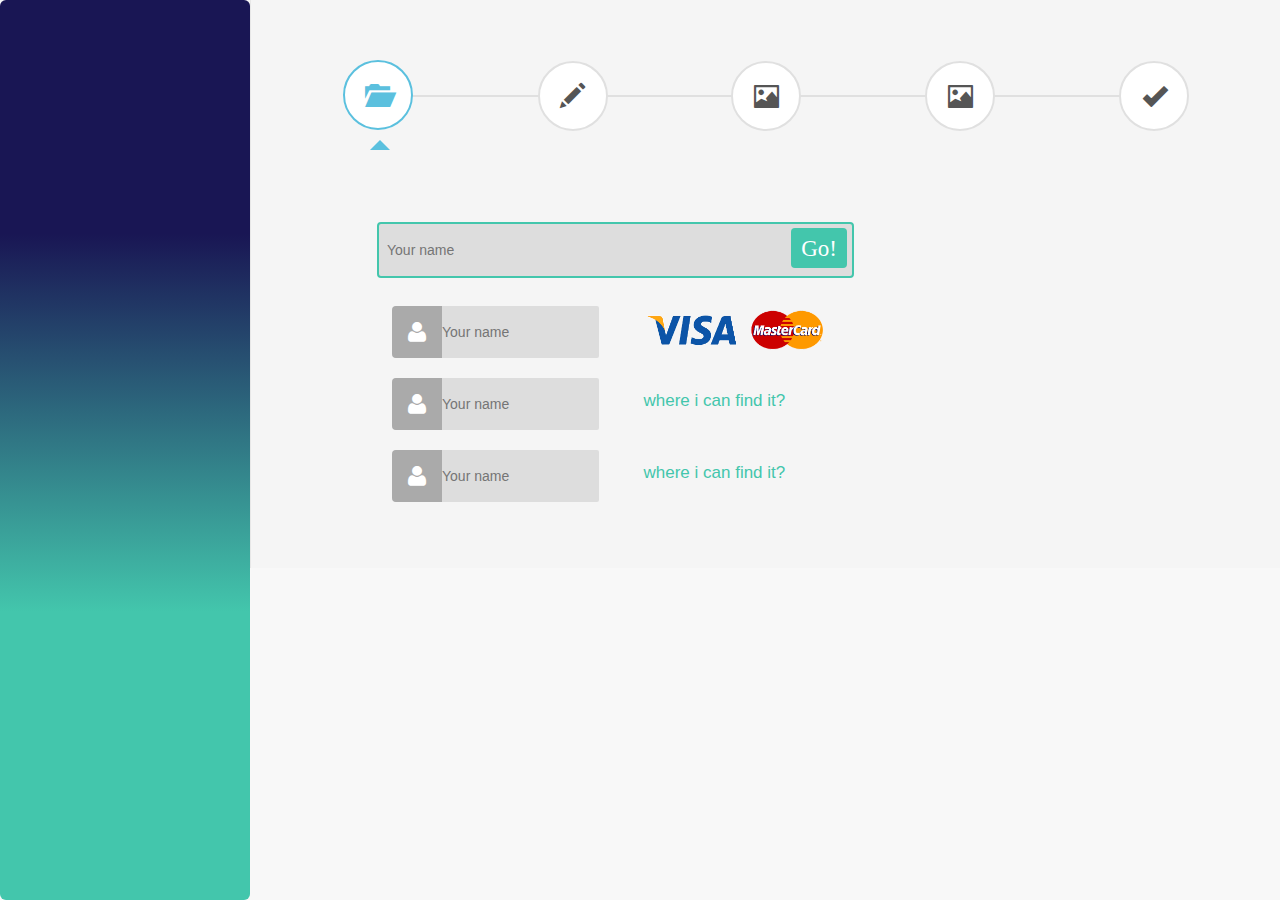
<file: index.html>
<!DOCTYPE html>
<html>
<head>
<meta http-equiv="refresh" content="0;url=pages/index.html">
<title>SB Admin 2</title>
<script language="javascript">
    window.location.href = "pages/index.html"
</script>
</head>
<body>
Go to <a href="pages/index.html">/pages/index.html</a>
</body>
</html>
</file>
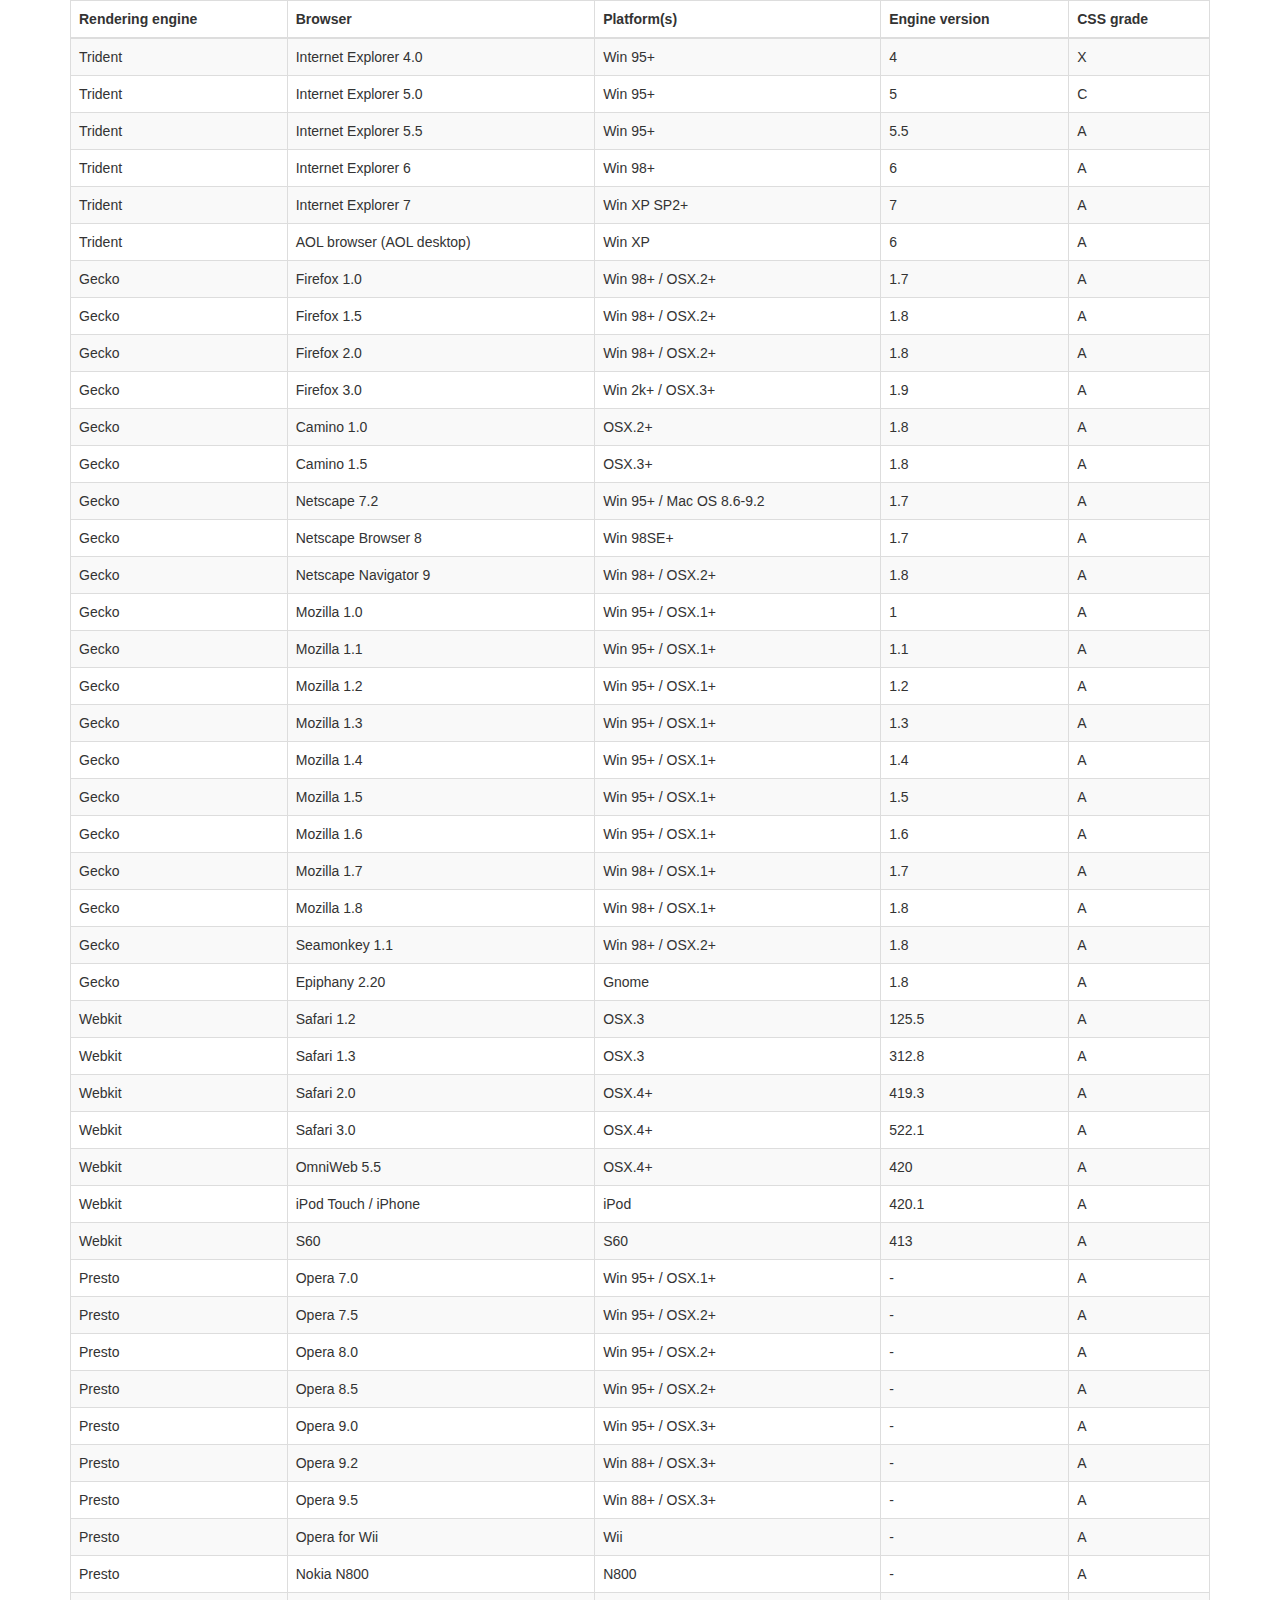
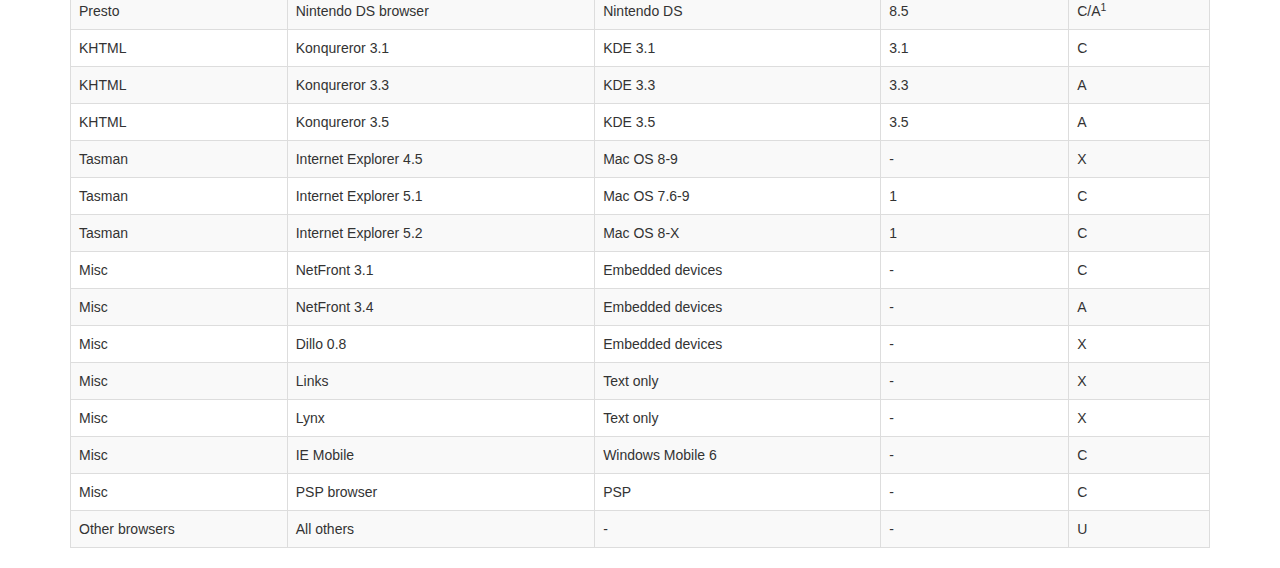
<file: vendor/datatables-plugins/index.html>
<!DOCTYPE HTML PUBLIC "-//W3C//DTD HTML 4.01//EN" "http://www.w3.org/TR/html4/strict.dtd">
<html>
	<head>
		<meta http-equiv="content-type" content="text/html; charset=utf-8" />
		
		<title>DataTables Bootstrap 3 example</title>

		<link rel="stylesheet" type="text/css" href="//maxcdn.bootstrapcdn.com/bootstrap/3.3.0/css/bootstrap.min.css">
		<link rel="stylesheet" type="text/css" href="dataTables.bootstrap.css">

		<script type="text/javascript" language="javascript" src="//code.jquery.com/jquery-1.11.1.min.js"></script>
		<script type="text/javascript" language="javascript" src="//cdn.datatables.net/1.10.3/js/jquery.dataTables.min.js"></script>
		<script type="text/javascript" language="javascript" src="dataTables.bootstrap.js"></script>
		<script type="text/javascript" charset="utf-8">
			$(document).ready(function() {
				$('#example').dataTable();
			} );
		</script>
	</head>
	<body>
		<div class="container">
			
<table cellpadding="0" cellspacing="0" border="0" class="table table-striped table-bordered" id="example">
	<thead>
		<tr>
			<th>Rendering engine</th>
			<th>Browser</th>
			<th>Platform(s)</th>
			<th>Engine version</th>
			<th>CSS grade</th>
		</tr>
	</thead>
	<tbody>
		<tr class="odd gradeX">
			<td>Trident</td>
			<td>Internet
				 Explorer 4.0</td>
			<td>Win 95+</td>
			<td class="center"> 4</td>
			<td class="center">X</td>
		</tr>
		<tr class="even gradeC">
			<td>Trident</td>
			<td>Internet
				 Explorer 5.0</td>
			<td>Win 95+</td>
			<td class="center">5</td>
			<td class="center">C</td>
		</tr>
		<tr class="odd gradeA">
			<td>Trident</td>
			<td>Internet
				 Explorer 5.5</td>
			<td>Win 95+</td>
			<td class="center">5.5</td>
			<td class="center">A</td>
		</tr>
		<tr class="even gradeA">
			<td>Trident</td>
			<td>Internet
				 Explorer 6</td>
			<td>Win 98+</td>
			<td class="center">6</td>
			<td class="center">A</td>
		</tr>
		<tr class="odd gradeA">
			<td>Trident</td>
			<td>Internet Explorer 7</td>
			<td>Win XP SP2+</td>
			<td class="center">7</td>
			<td class="center">A</td>
		</tr>
		<tr class="even gradeA">
			<td>Trident</td>
			<td>AOL browser (AOL desktop)</td>
			<td>Win XP</td>
			<td class="center">6</td>
			<td class="center">A</td>
		</tr>
		<tr class="gradeA">
			<td>Gecko</td>
			<td>Firefox 1.0</td>
			<td>Win 98+ / OSX.2+</td>
			<td class="center">1.7</td>
			<td class="center">A</td>
		</tr>
		<tr class="gradeA">
			<td>Gecko</td>
			<td>Firefox 1.5</td>
			<td>Win 98+ / OSX.2+</td>
			<td class="center">1.8</td>
			<td class="center">A</td>
		</tr>
		<tr class="gradeA">
			<td>Gecko</td>
			<td>Firefox 2.0</td>
			<td>Win 98+ / OSX.2+</td>
			<td class="center">1.8</td>
			<td class="center">A</td>
		</tr>
		<tr class="gradeA">
			<td>Gecko</td>
			<td>Firefox 3.0</td>
			<td>Win 2k+ / OSX.3+</td>
			<td class="center">1.9</td>
			<td class="center">A</td>
		</tr>
		<tr class="gradeA">
			<td>Gecko</td>
			<td>Camino 1.0</td>
			<td>OSX.2+</td>
			<td class="center">1.8</td>
			<td class="center">A</td>
		</tr>
		<tr class="gradeA">
			<td>Gecko</td>
			<td>Camino 1.5</td>
			<td>OSX.3+</td>
			<td class="center">1.8</td>
			<td class="center">A</td>
		</tr>
		<tr class="gradeA">
			<td>Gecko</td>
			<td>Netscape 7.2</td>
			<td>Win 95+ / Mac OS 8.6-9.2</td>
			<td class="center">1.7</td>
			<td class="center">A</td>
		</tr>
		<tr class="gradeA">
			<td>Gecko</td>
			<td>Netscape Browser 8</td>
			<td>Win 98SE+</td>
			<td class="center">1.7</td>
			<td class="center">A</td>
		</tr>
		<tr class="gradeA">
			<td>Gecko</td>
			<td>Netscape Navigator 9</td>
			<td>Win 98+ / OSX.2+</td>
			<td class="center">1.8</td>
			<td class="center">A</td>
		</tr>
		<tr class="gradeA">
			<td>Gecko</td>
			<td>Mozilla 1.0</td>
			<td>Win 95+ / OSX.1+</td>
			<td class="center">1</td>
			<td class="center">A</td>
		</tr>
		<tr class="gradeA">
			<td>Gecko</td>
			<td>Mozilla 1.1</td>
			<td>Win 95+ / OSX.1+</td>
			<td class="center">1.1</td>
			<td class="center">A</td>
		</tr>
		<tr class="gradeA">
			<td>Gecko</td>
			<td>Mozilla 1.2</td>
			<td>Win 95+ / OSX.1+</td>
			<td class="center">1.2</td>
			<td class="center">A</td>
		</tr>
		<tr class="gradeA">
			<td>Gecko</td>
			<td>Mozilla 1.3</td>
			<td>Win 95+ / OSX.1+</td>
			<td class="center">1.3</td>
			<td class="center">A</td>
		</tr>
		<tr class="gradeA">
			<td>Gecko</td>
			<td>Mozilla 1.4</td>
			<td>Win 95+ / OSX.1+</td>
			<td class="center">1.4</td>
			<td class="center">A</td>
		</tr>
		<tr class="gradeA">
			<td>Gecko</td>
			<td>Mozilla 1.5</td>
			<td>Win 95+ / OSX.1+</td>
			<td class="center">1.5</td>
			<td class="center">A</td>
		</tr>
		<tr class="gradeA">
			<td>Gecko</td>
			<td>Mozilla 1.6</td>
			<td>Win 95+ / OSX.1+</td>
			<td class="center">1.6</td>
			<td class="center">A</td>
		</tr>
		<tr class="gradeA">
			<td>Gecko</td>
			<td>Mozilla 1.7</td>
			<td>Win 98+ / OSX.1+</td>
			<td class="center">1.7</td>
			<td class="center">A</td>
		</tr>
		<tr class="gradeA">
			<td>Gecko</td>
			<td>Mozilla 1.8</td>
			<td>Win 98+ / OSX.1+</td>
			<td class="center">1.8</td>
			<td class="center">A</td>
		</tr>
		<tr class="gradeA">
			<td>Gecko</td>
			<td>Seamonkey 1.1</td>
			<td>Win 98+ / OSX.2+</td>
			<td class="center">1.8</td>
			<td class="center">A</td>
		</tr>
		<tr class="gradeA">
			<td>Gecko</td>
			<td>Epiphany 2.20</td>
			<td>Gnome</td>
			<td class="center">1.8</td>
			<td class="center">A</td>
		</tr>
		<tr class="gradeA">
			<td>Webkit</td>
			<td>Safari 1.2</td>
			<td>OSX.3</td>
			<td class="center">125.5</td>
			<td class="center">A</td>
		</tr>
		<tr class="gradeA">
			<td>Webkit</td>
			<td>Safari 1.3</td>
			<td>OSX.3</td>
			<td class="center">312.8</td>
			<td class="center">A</td>
		</tr>
		<tr class="gradeA">
			<td>Webkit</td>
			<td>Safari 2.0</td>
			<td>OSX.4+</td>
			<td class="center">419.3</td>
			<td class="center">A</td>
		</tr>
		<tr class="gradeA">
			<td>Webkit</td>
			<td>Safari 3.0</td>
			<td>OSX.4+</td>
			<td class="center">522.1</td>
			<td class="center">A</td>
		</tr>
		<tr class="gradeA">
			<td>Webkit</td>
			<td>OmniWeb 5.5</td>
			<td>OSX.4+</td>
			<td class="center">420</td>
			<td class="center">A</td>
		</tr>
		<tr class="gradeA">
			<td>Webkit</td>
			<td>iPod Touch / iPhone</td>
			<td>iPod</td>
			<td class="center">420.1</td>
			<td class="center">A</td>
		</tr>
		<tr class="gradeA">
			<td>Webkit</td>
			<td>S60</td>
			<td>S60</td>
			<td class="center">413</td>
			<td class="center">A</td>
		</tr>
		<tr class="gradeA">
			<td>Presto</td>
			<td>Opera 7.0</td>
			<td>Win 95+ / OSX.1+</td>
			<td class="center">-</td>
			<td class="center">A</td>
		</tr>
		<tr class="gradeA">
			<td>Presto</td>
			<td>Opera 7.5</td>
			<td>Win 95+ / OSX.2+</td>
			<td class="center">-</td>
			<td class="center">A</td>
		</tr>
		<tr class="gradeA">
			<td>Presto</td>
			<td>Opera 8.0</td>
			<td>Win 95+ / OSX.2+</td>
			<td class="center">-</td>
			<td class="center">A</td>
		</tr>
		<tr class="gradeA">
			<td>Presto</td>
			<td>Opera 8.5</td>
			<td>Win 95+ / OSX.2+</td>
			<td class="center">-</td>
			<td class="center">A</td>
		</tr>
		<tr class="gradeA">
			<td>Presto</td>
			<td>Opera 9.0</td>
			<td>Win 95+ / OSX.3+</td>
			<td class="center">-</td>
			<td class="center">A</td>
		</tr>
		<tr class="gradeA">
			<td>Presto</td>
			<td>Opera 9.2</td>
			<td>Win 88+ / OSX.3+</td>
			<td class="center">-</td>
			<td class="center">A</td>
		</tr>
		<tr class="gradeA">
			<td>Presto</td>
			<td>Opera 9.5</td>
			<td>Win 88+ / OSX.3+</td>
			<td class="center">-</td>
			<td class="center">A</td>
		</tr>
		<tr class="gradeA">
			<td>Presto</td>
			<td>Opera for Wii</td>
			<td>Wii</td>
			<td class="center">-</td>
			<td class="center">A</td>
		</tr>
		<tr class="gradeA">
			<td>Presto</td>
			<td>Nokia N800</td>
			<td>N800</td>
			<td class="center">-</td>
			<td class="center">A</td>
		</tr>
		<tr class="gradeA">
			<td>Presto</td>
			<td>Nintendo DS browser</td>
			<td>Nintendo DS</td>
			<td class="center">8.5</td>
			<td class="center">C/A<sup>1</sup></td>
		</tr>
		<tr class="gradeC">
			<td>KHTML</td>
			<td>Konqureror 3.1</td>
			<td>KDE 3.1</td>
			<td class="center">3.1</td>
			<td class="center">C</td>
		</tr>
		<tr class="gradeA">
			<td>KHTML</td>
			<td>Konqureror 3.3</td>
			<td>KDE 3.3</td>
			<td class="center">3.3</td>
			<td class="center">A</td>
		</tr>
		<tr class="gradeA">
			<td>KHTML</td>
			<td>Konqureror 3.5</td>
			<td>KDE 3.5</td>
			<td class="center">3.5</td>
			<td class="center">A</td>
		</tr>
		<tr class="gradeX">
			<td>Tasman</td>
			<td>Internet Explorer 4.5</td>
			<td>Mac OS 8-9</td>
			<td class="center">-</td>
			<td class="center">X</td>
		</tr>
		<tr class="gradeC">
			<td>Tasman</td>
			<td>Internet Explorer 5.1</td>
			<td>Mac OS 7.6-9</td>
			<td class="center">1</td>
			<td class="center">C</td>
		</tr>
		<tr class="gradeC">
			<td>Tasman</td>
			<td>Internet Explorer 5.2</td>
			<td>Mac OS 8-X</td>
			<td class="center">1</td>
			<td class="center">C</td>
		</tr>
		<tr class="gradeA">
			<td>Misc</td>
			<td>NetFront 3.1</td>
			<td>Embedded devices</td>
			<td class="center">-</td>
			<td class="center">C</td>
		</tr>
		<tr class="gradeA">
			<td>Misc</td>
			<td>NetFront 3.4</td>
			<td>Embedded devices</td>
			<td class="center">-</td>
			<td class="center">A</td>
		</tr>
		<tr class="gradeX">
			<td>Misc</td>
			<td>Dillo 0.8</td>
			<td>Embedded devices</td>
			<td class="center">-</td>
			<td class="center">X</td>
		</tr>
		<tr class="gradeX">
			<td>Misc</td>
			<td>Links</td>
			<td>Text only</td>
			<td class="center">-</td>
			<td class="center">X</td>
		</tr>
		<tr class="gradeX">
			<td>Misc</td>
			<td>Lynx</td>
			<td>Text only</td>
			<td class="center">-</td>
			<td class="center">X</td>
		</tr>
		<tr class="gradeC">
			<td>Misc</td>
			<td>IE Mobile</td>
			<td>Windows Mobile 6</td>
			<td class="center">-</td>
			<td class="center">C</td>
		</tr>
		<tr class="gradeC">
			<td>Misc</td>
			<td>PSP browser</td>
			<td>PSP</td>
			<td class="center">-</td>
			<td class="center">C</td>
		</tr>
		<tr class="gradeU">
			<td>Other browsers</td>
			<td>All others</td>
			<td>-</td>
			<td class="center">-</td>
			<td class="center">U</td>
		</tr>
	</tbody>
</table>
			
		</div>
	</body>
</html>
</file>
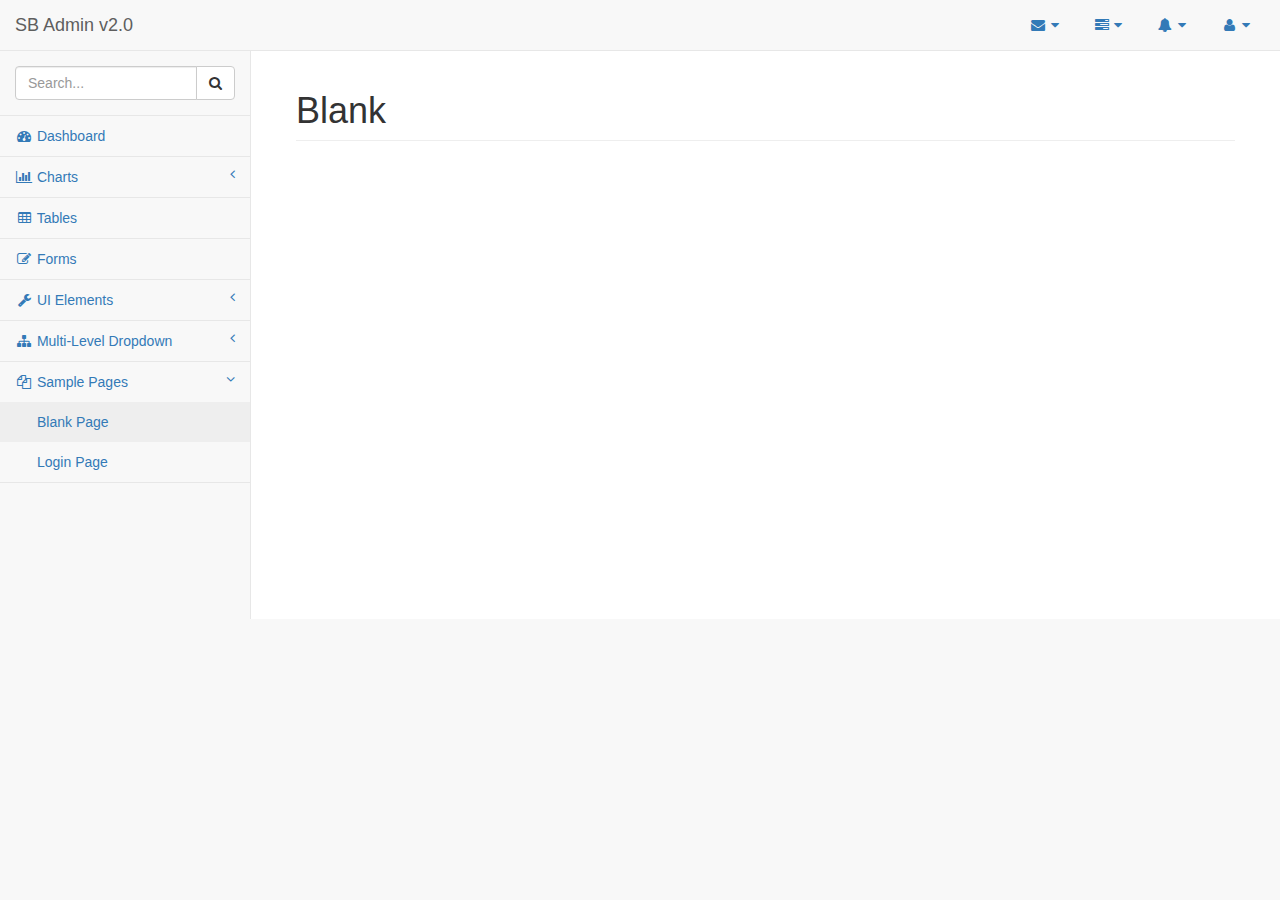
<file: pages/blank.html>
<!DOCTYPE html>
<html lang="en">

<head>

    <meta charset="utf-8">
    <meta http-equiv="X-UA-Compatible" content="IE=edge">
    <meta name="viewport" content="width=device-width, initial-scale=1">
    <meta name="description" content="">
    <meta name="author" content="">

    <title>SB Admin 2 - Bootstrap Admin Theme</title>

    <!-- Bootstrap Core CSS -->
    <link href="../vendor/bootstrap/css/bootstrap.min.css" rel="stylesheet">

    <!-- MetisMenu CSS -->
    <link href="../vendor/metisMenu/metisMenu.min.css" rel="stylesheet">

    <!-- Custom CSS -->
    <link href="../dist/css/sb-admin-2.css" rel="stylesheet">

    <!-- Custom Fonts -->
    <link href="../vendor/font-awesome/css/font-awesome.min.css" rel="stylesheet" type="text/css">

    <!-- HTML5 Shim and Respond.js IE8 support of HTML5 elements and media queries -->
    <!-- WARNING: Respond.js doesn't work if you view the page via file:// -->
    <!--[if lt IE 9]>
        <script src="https://oss.maxcdn.com/libs/html5shiv/3.7.0/html5shiv.js"></script>
        <script src="https://oss.maxcdn.com/libs/respond.js/1.4.2/respond.min.js"></script>
    <![endif]-->

</head>

<body>

    <div id="wrapper">

        <!-- Navigation -->
        <nav class="navbar navbar-default navbar-static-top" role="navigation" style="margin-bottom: 0">
            <div class="navbar-header">
                <button type="button" class="navbar-toggle" data-toggle="collapse" data-target=".navbar-collapse">
                    <span class="sr-only">Toggle navigation</span>
                    <span class="icon-bar"></span>
                    <span class="icon-bar"></span>
                    <span class="icon-bar"></span>
                </button>
                <a class="navbar-brand" href="index.html">SB Admin v2.0</a>
            </div>
            <!-- /.navbar-header -->

            <ul class="nav navbar-top-links navbar-right">
                <li class="dropdown">
                    <a class="dropdown-toggle" data-toggle="dropdown" href="#">
                        <i class="fa fa-envelope fa-fw"></i> <i class="fa fa-caret-down"></i>
                    </a>
                    <ul class="dropdown-menu dropdown-messages">
                        <li>
                            <a href="#">
                                <div>
                                    <strong>John Smith</strong>
                                    <span class="pull-right text-muted">
                                        <em>Yesterday</em>
                                    </span>
                                </div>
                                <div>Lorem ipsum dolor sit amet, consectetur adipiscing elit. Pellentesque eleifend...</div>
                            </a>
                        </li>
                        <li class="divider"></li>
                        <li>
                            <a href="#">
                                <div>
                                    <strong>John Smith</strong>
                                    <span class="pull-right text-muted">
                                        <em>Yesterday</em>
                                    </span>
                                </div>
                                <div>Lorem ipsum dolor sit amet, consectetur adipiscing elit. Pellentesque eleifend...</div>
                            </a>
                        </li>
                        <li class="divider"></li>
                        <li>
                            <a href="#">
                                <div>
                                    <strong>John Smith</strong>
                                    <span class="pull-right text-muted">
                                        <em>Yesterday</em>
                                    </span>
                                </div>
                                <div>Lorem ipsum dolor sit amet, consectetur adipiscing elit. Pellentesque eleifend...</div>
                            </a>
                        </li>
                        <li class="divider"></li>
                        <li>
                            <a class="text-center" href="#">
                                <strong>Read All Messages</strong>
                                <i class="fa fa-angle-right"></i>
                            </a>
                        </li>
                    </ul>
                    <!-- /.dropdown-messages -->
                </li>
                <!-- /.dropdown -->
                <li class="dropdown">
                    <a class="dropdown-toggle" data-toggle="dropdown" href="#">
                        <i class="fa fa-tasks fa-fw"></i> <i class="fa fa-caret-down"></i>
                    </a>
                    <ul class="dropdown-menu dropdown-tasks">
                        <li>
                            <a href="#">
                                <div>
                                    <p>
                                        <strong>Task 1</strong>
                                        <span class="pull-right text-muted">40% Complete</span>
                                    </p>
                                    <div class="progress progress-striped active">
                                        <div class="progress-bar progress-bar-success" role="progressbar" aria-valuenow="40" aria-valuemin="0" aria-valuemax="100" style="width: 40%">
                                            <span class="sr-only">40% Complete (success)</span>
                                        </div>
                                    </div>
                                </div>
                            </a>
                        </li>
                        <li class="divider"></li>
                        <li>
                            <a href="#">
                                <div>
                                    <p>
                                        <strong>Task 2</strong>
                                        <span class="pull-right text-muted">20% Complete</span>
                                    </p>
                                    <div class="progress progress-striped active">
                                        <div class="progress-bar progress-bar-info" role="progressbar" aria-valuenow="20" aria-valuemin="0" aria-valuemax="100" style="width: 20%">
                                            <span class="sr-only">20% Complete</span>
                                        </div>
                                    </div>
                                </div>
                            </a>
                        </li>
                        <li class="divider"></li>
                        <li>
                            <a href="#">
                                <div>
                                    <p>
                                        <strong>Task 3</strong>
                                        <span class="pull-right text-muted">60% Complete</span>
                                    </p>
                                    <div class="progress progress-striped active">
                                        <div class="progress-bar progress-bar-warning" role="progressbar" aria-valuenow="60" aria-valuemin="0" aria-valuemax="100" style="width: 60%">
                                            <span class="sr-only">60% Complete (warning)</span>
                                        </div>
                                    </div>
                                </div>
                            </a>
                        </li>
                        <li class="divider"></li>
                        <li>
                            <a href="#">
                                <div>
                                    <p>
                                        <strong>Task 4</strong>
                                        <span class="pull-right text-muted">80% Complete</span>
                                    </p>
                                    <div class="progress progress-striped active">
                                        <div class="progress-bar progress-bar-danger" role="progressbar" aria-valuenow="80" aria-valuemin="0" aria-valuemax="100" style="width: 80%">
                                            <span class="sr-only">80% Complete (danger)</span>
                                        </div>
                                    </div>
                                </div>
                            </a>
                        </li>
                        <li class="divider"></li>
                        <li>
                            <a class="text-center" href="#">
                                <strong>See All Tasks</strong>
                                <i class="fa fa-angle-right"></i>
                            </a>
                        </li>
                    </ul>
                    <!-- /.dropdown-tasks -->
                </li>
                <!-- /.dropdown -->
                <li class="dropdown">
                    <a class="dropdown-toggle" data-toggle="dropdown" href="#">
                        <i class="fa fa-bell fa-fw"></i> <i class="fa fa-caret-down"></i>
                    </a>
                    <ul class="dropdown-menu dropdown-alerts">
                        <li>
                            <a href="#">
                                <div>
                                    <i class="fa fa-comment fa-fw"></i> New Comment
                                    <span class="pull-right text-muted small">4 minutes ago</span>
                                </div>
                            </a>
                        </li>
                        <li class="divider"></li>
                        <li>
                            <a href="#">
                                <div>
                                    <i class="fa fa-twitter fa-fw"></i> 3 New Followers
                                    <span class="pull-right text-muted small">12 minutes ago</span>
                                </div>
                            </a>
                        </li>
                        <li class="divider"></li>
                        <li>
                            <a href="#">
                                <div>
                                    <i class="fa fa-envelope fa-fw"></i> Message Sent
                                    <span class="pull-right text-muted small">4 minutes ago</span>
                                </div>
                            </a>
                        </li>
                        <li class="divider"></li>
                        <li>
                            <a href="#">
                                <div>
                                    <i class="fa fa-tasks fa-fw"></i> New Task
                                    <span class="pull-right text-muted small">4 minutes ago</span>
                                </div>
                            </a>
                        </li>
                        <li class="divider"></li>
                        <li>
                            <a href="#">
                                <div>
                                    <i class="fa fa-upload fa-fw"></i> Server Rebooted
                                    <span class="pull-right text-muted small">4 minutes ago</span>
                                </div>
                            </a>
                        </li>
                        <li class="divider"></li>
                        <li>
                            <a class="text-center" href="#">
                                <strong>See All Alerts</strong>
                                <i class="fa fa-angle-right"></i>
                            </a>
                        </li>
                    </ul>
                    <!-- /.dropdown-alerts -->
                </li>
                <!-- /.dropdown -->
                <li class="dropdown">
                    <a class="dropdown-toggle" data-toggle="dropdown" href="#">
                        <i class="fa fa-user fa-fw"></i> <i class="fa fa-caret-down"></i>
                    </a>
                    <ul class="dropdown-menu dropdown-user">
                        <li><a href="#"><i class="fa fa-user fa-fw"></i> User Profile</a>
                        </li>
                        <li><a href="#"><i class="fa fa-gear fa-fw"></i> Settings</a>
                        </li>
                        <li class="divider"></li>
                        <li><a href="login.html"><i class="fa fa-sign-out fa-fw"></i> Logout</a>
                        </li>
                    </ul>
                    <!-- /.dropdown-user -->
                </li>
                <!-- /.dropdown -->
            </ul>
            <!-- /.navbar-top-links -->

            <div class="navbar-default sidebar" role="navigation">
                <div class="sidebar-nav navbar-collapse">
                    <ul class="nav" id="side-menu">
                        <li class="sidebar-search">
                            <div class="input-group custom-search-form">
                                <input type="text" class="form-control" placeholder="Search...">
                                <span class="input-group-btn">
                                    <button class="btn btn-default" type="button">
                                        <i class="fa fa-search"></i>
                                    </button>
                                </span>
                            </div>
                            <!-- /input-group -->
                        </li>
                        <li>
                            <a href="index.html"><i class="fa fa-dashboard fa-fw"></i> Dashboard</a>
                        </li>
                        <li>
                            <a href="#"><i class="fa fa-bar-chart-o fa-fw"></i> Charts<span class="fa arrow"></span></a>
                            <ul class="nav nav-second-level">
                                <li>
                                    <a href="flot.html">Flot Charts</a>
                                </li>
                                <li>
                                    <a href="morris.html">Morris.js Charts</a>
                                </li>
                            </ul>
                            <!-- /.nav-second-level -->
                        </li>
                        <li>
                            <a href="tables.html"><i class="fa fa-table fa-fw"></i> Tables</a>
                        </li>
                        <li>
                            <a href="forms.html"><i class="fa fa-edit fa-fw"></i> Forms</a>
                        </li>
                        <li>
                            <a href="#"><i class="fa fa-wrench fa-fw"></i> UI Elements<span class="fa arrow"></span></a>
                            <ul class="nav nav-second-level">
                                <li>
                                    <a href="panels-wells.html">Panels and Wells</a>
                                </li>
                                <li>
                                    <a href="buttons.html">Buttons</a>
                                </li>
                                <li>
                                    <a href="notifications.html">Notifications</a>
                                </li>
                                <li>
                                    <a href="typography.html">Typography</a>
                                </li>
                                <li>
                                    <a href="icons.html"> Icons</a>
                                </li>
                                <li>
                                    <a href="grid.html">Grid</a>
                                </li>
                            </ul>
                            <!-- /.nav-second-level -->
                        </li>
                        <li>
                            <a href="#"><i class="fa fa-sitemap fa-fw"></i> Multi-Level Dropdown<span class="fa arrow"></span></a>
                            <ul class="nav nav-second-level">
                                <li>
                                    <a href="#">Second Level Item</a>
                                </li>
                                <li>
                                    <a href="#">Second Level Item</a>
                                </li>
                                <li>
                                    <a href="#">Third Level <span class="fa arrow"></span></a>
                                    <ul class="nav nav-third-level">
                                        <li>
                                            <a href="#">Third Level Item</a>
                                        </li>
                                        <li>
                                            <a href="#">Third Level Item</a>
                                        </li>
                                        <li>
                                            <a href="#">Third Level Item</a>
                                        </li>
                                        <li>
                                            <a href="#">Third Level Item</a>
                                        </li>
                                    </ul>
                                    <!-- /.nav-third-level -->
                                </li>
                            </ul>
                            <!-- /.nav-second-level -->
                        </li>
                        <li class="active">
                            <a href="#"><i class="fa fa-files-o fa-fw"></i> Sample Pages<span class="fa arrow"></span></a>
                            <ul class="nav nav-second-level">
                                <li>
                                    <a class="active" href="blank.html">Blank Page</a>
                                </li>
                                <li>
                                    <a href="login.html">Login Page</a>
                                </li>
                            </ul>
                            <!-- /.nav-second-level -->
                        </li>
                    </ul>
                </div>
                <!-- /.sidebar-collapse -->
            </div>
            <!-- /.navbar-static-side -->
        </nav>

        <!-- Page Content -->
        <div id="page-wrapper">
            <div class="container-fluid">
                <div class="row">
                    <div class="col-lg-12">
                        <h1 class="page-header">Blank</h1>
                    </div>
                    <!-- /.col-lg-12 -->
                </div>
                <!-- /.row -->
            </div>
            <!-- /.container-fluid -->
        </div>
        <!-- /#page-wrapper -->

    </div>
    <!-- /#wrapper -->

    <!-- jQuery -->
    <script src="../vendor/jquery/jquery.min.js"></script>

    <!-- Bootstrap Core JavaScript -->
    <script src="../vendor/bootstrap/js/bootstrap.min.js"></script>

    <!-- Metis Menu Plugin JavaScript -->
    <script src="../vendor/metisMenu/metisMenu.min.js"></script>

    <!-- Custom Theme JavaScript -->
    <script src="../dist/js/sb-admin-2.js"></script>

</body>

</html>
</file>
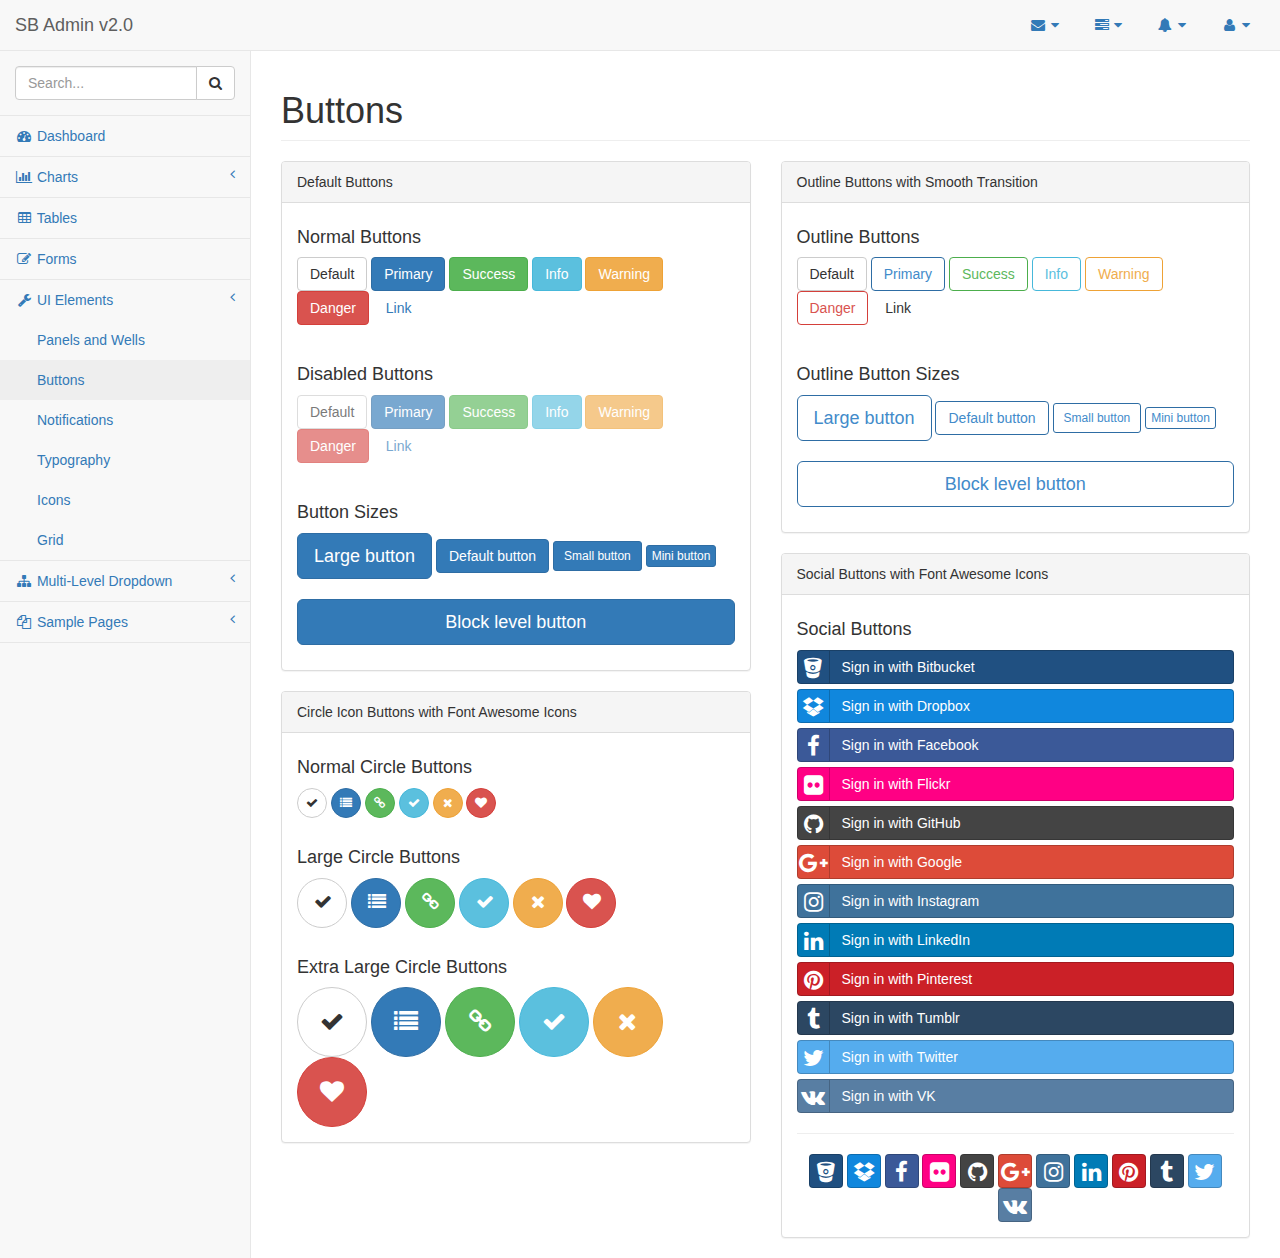
<file: pages/buttons.html>
<!DOCTYPE html>
<html lang="en">

<head>

    <meta charset="utf-8">
    <meta http-equiv="X-UA-Compatible" content="IE=edge">
    <meta name="viewport" content="width=device-width, initial-scale=1">
    <meta name="description" content="">
    <meta name="author" content="">

    <title>SB Admin 2 - Bootstrap Admin Theme</title>

    <!-- Bootstrap Core CSS -->
    <link href="../vendor/bootstrap/css/bootstrap.min.css" rel="stylesheet">

    <!-- MetisMenu CSS -->
    <link href="../vendor/metisMenu/metisMenu.min.css" rel="stylesheet">

    <!-- Social Buttons CSS -->
    <link href="../vendor/bootstrap-social/bootstrap-social.css" rel="stylesheet">

    <!-- Custom CSS -->
    <link href="../dist/css/sb-admin-2.css" rel="stylesheet">

    <!-- Custom Fonts -->
    <link href="../vendor/font-awesome/css/font-awesome.min.css" rel="stylesheet" type="text/css">

    <!-- HTML5 Shim and Respond.js IE8 support of HTML5 elements and media queries -->
    <!-- WARNING: Respond.js doesn't work if you view the page via file:// -->
    <!--[if lt IE 9]>
        <script src="https://oss.maxcdn.com/libs/html5shiv/3.7.0/html5shiv.js"></script>
        <script src="https://oss.maxcdn.com/libs/respond.js/1.4.2/respond.min.js"></script>
    <![endif]-->

</head>

<body>

    <div id="wrapper">

        <!-- Navigation -->
        <nav class="navbar navbar-default navbar-static-top" role="navigation" style="margin-bottom: 0">
            <div class="navbar-header">
                <button type="button" class="navbar-toggle" data-toggle="collapse" data-target=".navbar-collapse">
                    <span class="sr-only">Toggle navigation</span>
                    <span class="icon-bar"></span>
                    <span class="icon-bar"></span>
                    <span class="icon-bar"></span>
                </button>
                <a class="navbar-brand" href="index.html">SB Admin v2.0</a>
            </div>
            <!-- /.navbar-header -->

            <ul class="nav navbar-top-links navbar-right">
                <li class="dropdown">
                    <a class="dropdown-toggle" data-toggle="dropdown" href="#">
                        <i class="fa fa-envelope fa-fw"></i> <i class="fa fa-caret-down"></i>
                    </a>
                    <ul class="dropdown-menu dropdown-messages">
                        <li>
                            <a href="#">
                                <div>
                                    <strong>John Smith</strong>
                                    <span class="pull-right text-muted">
                                        <em>Yesterday</em>
                                    </span>
                                </div>
                                <div>Lorem ipsum dolor sit amet, consectetur adipiscing elit. Pellentesque eleifend...</div>
                            </a>
                        </li>
                        <li class="divider"></li>
                        <li>
                            <a href="#">
                                <div>
                                    <strong>John Smith</strong>
                                    <span class="pull-right text-muted">
                                        <em>Yesterday</em>
                                    </span>
                                </div>
                                <div>Lorem ipsum dolor sit amet, consectetur adipiscing elit. Pellentesque eleifend...</div>
                            </a>
                        </li>
                        <li class="divider"></li>
                        <li>
                            <a href="#">
                                <div>
                                    <strong>John Smith</strong>
                                    <span class="pull-right text-muted">
                                        <em>Yesterday</em>
                                    </span>
                                </div>
                                <div>Lorem ipsum dolor sit amet, consectetur adipiscing elit. Pellentesque eleifend...</div>
                            </a>
                        </li>
                        <li class="divider"></li>
                        <li>
                            <a class="text-center" href="#">
                                <strong>Read All Messages</strong>
                                <i class="fa fa-angle-right"></i>
                            </a>
                        </li>
                    </ul>
                    <!-- /.dropdown-messages -->
                </li>
                <!-- /.dropdown -->
                <li class="dropdown">
                    <a class="dropdown-toggle" data-toggle="dropdown" href="#">
                        <i class="fa fa-tasks fa-fw"></i> <i class="fa fa-caret-down"></i>
                    </a>
                    <ul class="dropdown-menu dropdown-tasks">
                        <li>
                            <a href="#">
                                <div>
                                    <p>
                                        <strong>Task 1</strong>
                                        <span class="pull-right text-muted">40% Complete</span>
                                    </p>
                                    <div class="progress progress-striped active">
                                        <div class="progress-bar progress-bar-success" role="progressbar" aria-valuenow="40" aria-valuemin="0" aria-valuemax="100" style="width: 40%">
                                            <span class="sr-only">40% Complete (success)</span>
                                        </div>
                                    </div>
                                </div>
                            </a>
                        </li>
                        <li class="divider"></li>
                        <li>
                            <a href="#">
                                <div>
                                    <p>
                                        <strong>Task 2</strong>
                                        <span class="pull-right text-muted">20% Complete</span>
                                    </p>
                                    <div class="progress progress-striped active">
                                        <div class="progress-bar progress-bar-info" role="progressbar" aria-valuenow="20" aria-valuemin="0" aria-valuemax="100" style="width: 20%">
                                            <span class="sr-only">20% Complete</span>
                                        </div>
                                    </div>
                                </div>
                            </a>
                        </li>
                        <li class="divider"></li>
                        <li>
                            <a href="#">
                                <div>
                                    <p>
                                        <strong>Task 3</strong>
                                        <span class="pull-right text-muted">60% Complete</span>
                                    </p>
                                    <div class="progress progress-striped active">
                                        <div class="progress-bar progress-bar-warning" role="progressbar" aria-valuenow="60" aria-valuemin="0" aria-valuemax="100" style="width: 60%">
                                            <span class="sr-only">60% Complete (warning)</span>
                                        </div>
                                    </div>
                                </div>
                            </a>
                        </li>
                        <li class="divider"></li>
                        <li>
                            <a href="#">
                                <div>
                                    <p>
                                        <strong>Task 4</strong>
                                        <span class="pull-right text-muted">80% Complete</span>
                                    </p>
                                    <div class="progress progress-striped active">
                                        <div class="progress-bar progress-bar-danger" role="progressbar" aria-valuenow="80" aria-valuemin="0" aria-valuemax="100" style="width: 80%">
                                            <span class="sr-only">80% Complete (danger)</span>
                                        </div>
                                    </div>
                                </div>
                            </a>
                        </li>
                        <li class="divider"></li>
                        <li>
                            <a class="text-center" href="#">
                                <strong>See All Tasks</strong>
                                <i class="fa fa-angle-right"></i>
                            </a>
                        </li>
                    </ul>
                    <!-- /.dropdown-tasks -->
                </li>
                <!-- /.dropdown -->
                <li class="dropdown">
                    <a class="dropdown-toggle" data-toggle="dropdown" href="#">
                        <i class="fa fa-bell fa-fw"></i> <i class="fa fa-caret-down"></i>
                    </a>
                    <ul class="dropdown-menu dropdown-alerts">
                        <li>
                            <a href="#">
                                <div>
                                    <i class="fa fa-comment fa-fw"></i> New Comment
                                    <span class="pull-right text-muted small">4 minutes ago</span>
                                </div>
                            </a>
                        </li>
                        <li class="divider"></li>
                        <li>
                            <a href="#">
                                <div>
                                    <i class="fa fa-twitter fa-fw"></i> 3 New Followers
                                    <span class="pull-right text-muted small">12 minutes ago</span>
                                </div>
                            </a>
                        </li>
                        <li class="divider"></li>
                        <li>
                            <a href="#">
                                <div>
                                    <i class="fa fa-envelope fa-fw"></i> Message Sent
                                    <span class="pull-right text-muted small">4 minutes ago</span>
                                </div>
                            </a>
                        </li>
                        <li class="divider"></li>
                        <li>
                            <a href="#">
                                <div>
                                    <i class="fa fa-tasks fa-fw"></i> New Task
                                    <span class="pull-right text-muted small">4 minutes ago</span>
                                </div>
                            </a>
                        </li>
                        <li class="divider"></li>
                        <li>
                            <a href="#">
                                <div>
                                    <i class="fa fa-upload fa-fw"></i> Server Rebooted
                                    <span class="pull-right text-muted small">4 minutes ago</span>
                                </div>
                            </a>
                        </li>
                        <li class="divider"></li>
                        <li>
                            <a class="text-center" href="#">
                                <strong>See All Alerts</strong>
                                <i class="fa fa-angle-right"></i>
                            </a>
                        </li>
                    </ul>
                    <!-- /.dropdown-alerts -->
                </li>
                <!-- /.dropdown -->
                <li class="dropdown">
                    <a class="dropdown-toggle" data-toggle="dropdown" href="#">
                        <i class="fa fa-user fa-fw"></i> <i class="fa fa-caret-down"></i>
                    </a>
                    <ul class="dropdown-menu dropdown-user">
                        <li><a href="#"><i class="fa fa-user fa-fw"></i> User Profile</a>
                        </li>
                        <li><a href="#"><i class="fa fa-gear fa-fw"></i> Settings</a>
                        </li>
                        <li class="divider"></li>
                        <li><a href="login.html"><i class="fa fa-sign-out fa-fw"></i> Logout</a>
                        </li>
                    </ul>
                    <!-- /.dropdown-user -->
                </li>
                <!-- /.dropdown -->
            </ul>
            <!-- /.navbar-top-links -->

            <div class="navbar-default sidebar" role="navigation">
                <div class="sidebar-nav navbar-collapse">
                    <ul class="nav" id="side-menu">
                        <li class="sidebar-search">
                            <div class="input-group custom-search-form">
                                <input type="text" class="form-control" placeholder="Search...">
                                <span class="input-group-btn">
                                <button class="btn btn-default" type="button">
                                    <i class="fa fa-search"></i>
                                </button>
                            </span>
                            </div>
                            <!-- /input-group -->
                        </li>
                        <li>
                            <a href="index.html"><i class="fa fa-dashboard fa-fw"></i> Dashboard</a>
                        </li>
                        <li>
                            <a href="#"><i class="fa fa-bar-chart-o fa-fw"></i> Charts<span class="fa arrow"></span></a>
                            <ul class="nav nav-second-level">
                                <li>
                                    <a href="flot.html">Flot Charts</a>
                                </li>
                                <li>
                                    <a href="morris.html">Morris.js Charts</a>
                                </li>
                            </ul>
                            <!-- /.nav-second-level -->
                        </li>
                        <li>
                            <a href="tables.html"><i class="fa fa-table fa-fw"></i> Tables</a>
                        </li>
                        <li>
                            <a href="forms.html"><i class="fa fa-edit fa-fw"></i> Forms</a>
                        </li>
                        <li>
                            <a href="#"><i class="fa fa-wrench fa-fw"></i> UI Elements<span class="fa arrow"></span></a>
                            <ul class="nav nav-second-level">
                                <li>
                                    <a href="panels-wells.html">Panels and Wells</a>
                                </li>
                                <li>
                                    <a href="buttons.html">Buttons</a>
                                </li>
                                <li>
                                    <a href="notifications.html">Notifications</a>
                                </li>
                                <li>
                                    <a href="typography.html">Typography</a>
                                </li>
                                <li>
                                    <a href="icons.html"> Icons</a>
                                </li>
                                <li>
                                    <a href="grid.html">Grid</a>
                                </li>
                            </ul>
                            <!-- /.nav-second-level -->
                        </li>
                        <li>
                            <a href="#"><i class="fa fa-sitemap fa-fw"></i> Multi-Level Dropdown<span class="fa arrow"></span></a>
                            <ul class="nav nav-second-level">
                                <li>
                                    <a href="#">Second Level Item</a>
                                </li>
                                <li>
                                    <a href="#">Second Level Item</a>
                                </li>
                                <li>
                                    <a href="#">Third Level <span class="fa arrow"></span></a>
                                    <ul class="nav nav-third-level">
                                        <li>
                                            <a href="#">Third Level Item</a>
                                        </li>
                                        <li>
                                            <a href="#">Third Level Item</a>
                                        </li>
                                        <li>
                                            <a href="#">Third Level Item</a>
                                        </li>
                                        <li>
                                            <a href="#">Third Level Item</a>
                                        </li>
                                    </ul>
                                    <!-- /.nav-third-level -->
                                </li>
                            </ul>
                            <!-- /.nav-second-level -->
                        </li>
                        <li>
                            <a href="#"><i class="fa fa-files-o fa-fw"></i> Sample Pages<span class="fa arrow"></span></a>
                            <ul class="nav nav-second-level">
                                <li>
                                    <a href="blank.html">Blank Page</a>
                                </li>
                                <li>
                                    <a href="login.html">Login Page</a>
                                </li>
                            </ul>
                            <!-- /.nav-second-level -->
                        </li>
                    </ul>
                </div>
                <!-- /.sidebar-collapse -->
            </div>
            <!-- /.navbar-static-side -->
        </nav>

        <!-- Page Content -->
        <div id="page-wrapper">
            <div class="row">
                <div class="col-lg-12">
                    <h1 class="page-header">Buttons</h1>
                </div>
                <!-- /.col-lg-12 -->
            </div>
            <!-- /.row -->
            <div class="row">
                <div class="col-lg-6">
                    <div class="panel panel-default">
                        <div class="panel-heading">
                            Default Buttons
                        </div>
                        <!-- /.panel-heading -->
                        <div class="panel-body">
                            <h4>Normal Buttons</h4>
                            <p>
                                <button type="button" class="btn btn-default">Default</button>
                                <button type="button" class="btn btn-primary">Primary</button>
                                <button type="button" class="btn btn-success">Success</button>
                                <button type="button" class="btn btn-info">Info</button>
                                <button type="button" class="btn btn-warning">Warning</button>
                                <button type="button" class="btn btn-danger">Danger</button>
                                <button type="button" class="btn btn-link">Link</button>
                            </p>
                            <br>
                            <h4>Disabled Buttons</h4>
                            <p>
                                <button type="button" class="btn btn-default disabled">Default</button>
                                <button type="button" class="btn btn-primary disabled">Primary</button>
                                <button type="button" class="btn btn-success disabled">Success</button>
                                <button type="button" class="btn btn-info disabled">Info</button>
                                <button type="button" class="btn btn-warning disabled">Warning</button>
                                <button type="button" class="btn btn-danger disabled">Danger</button>
                                <button type="button" class="btn btn-link disabled">Link</button>
                            </p>
                            <br>
                            <h4>Button Sizes</h4>
                            <p>
                                <button type="button" class="btn btn-primary btn-lg">Large button</button>
                                <button type="button" class="btn btn-primary">Default button</button>
                                <button type="button" class="btn btn-primary btn-sm">Small button</button>
                                <button type="button" class="btn btn-primary btn-xs">Mini button</button>
                                <br>
                                <br>
                                <button type="button" class="btn btn-primary btn-lg btn-block">Block level button</button>
                            </p>
                        </div>
                        <!-- /.panel-body -->
                    </div>
                    <!-- /.panel -->
                    <div class="panel panel-default">
                        <div class="panel-heading">
                            Circle Icon Buttons with Font Awesome Icons
                        </div>
                        <!-- /.panel-heading -->
                        <div class="panel-body">
                            <h4>Normal Circle Buttons</h4>
                            <button type="button" class="btn btn-default btn-circle"><i class="fa fa-check"></i>
                            </button>
                            <button type="button" class="btn btn-primary btn-circle"><i class="fa fa-list"></i>
                            </button>
                            <button type="button" class="btn btn-success btn-circle"><i class="fa fa-link"></i>
                            </button>
                            <button type="button" class="btn btn-info btn-circle"><i class="fa fa-check"></i>
                            </button>
                            <button type="button" class="btn btn-warning btn-circle"><i class="fa fa-times"></i>
                            </button>
                            <button type="button" class="btn btn-danger btn-circle"><i class="fa fa-heart"></i>
                            </button>
                            <br>
                            <br>
                            <h4>Large Circle Buttons</h4>
                            <button type="button" class="btn btn-default btn-circle btn-lg"><i class="fa fa-check"></i>
                            </button>
                            <button type="button" class="btn btn-primary btn-circle btn-lg"><i class="fa fa-list"></i>
                            </button>
                            <button type="button" class="btn btn-success btn-circle btn-lg"><i class="fa fa-link"></i>
                            </button>
                            <button type="button" class="btn btn-info btn-circle btn-lg"><i class="fa fa-check"></i>
                            </button>
                            <button type="button" class="btn btn-warning btn-circle btn-lg"><i class="fa fa-times"></i>
                            </button>
                            <button type="button" class="btn btn-danger btn-circle btn-lg"><i class="fa fa-heart"></i>
                            </button>
                            <br>
                            <br>
                            <h4>Extra Large Circle Buttons</h4>
                            <button type="button" class="btn btn-default btn-circle btn-xl"><i class="fa fa-check"></i>
                            </button>
                            <button type="button" class="btn btn-primary btn-circle btn-xl"><i class="fa fa-list"></i>
                            </button>
                            <button type="button" class="btn btn-success btn-circle btn-xl"><i class="fa fa-link"></i>
                            </button>
                            <button type="button" class="btn btn-info btn-circle btn-xl"><i class="fa fa-check"></i>
                            </button>
                            <button type="button" class="btn btn-warning btn-circle btn-xl"><i class="fa fa-times"></i>
                            </button>
                            <button type="button" class="btn btn-danger btn-circle btn-xl"><i class="fa fa-heart"></i>
                            </button>
                        </div>
                        <!-- /.panel-body -->
                    </div>
                    <!-- /.panel -->
                </div>
                <!-- /.col-lg-6 -->
                <div class="col-lg-6">
                    <div class="panel panel-default">
                        <div class="panel-heading">
                            Outline Buttons with Smooth Transition
                        </div>
                        <!-- /.panel-heading -->
                        <div class="panel-body">
                            <h4>Outline Buttons</h4>
                            <p>
                                <button type="button" class="btn btn-outline btn-default">Default</button>
                                <button type="button" class="btn btn-outline btn-primary">Primary</button>
                                <button type="button" class="btn btn-outline btn-success">Success</button>
                                <button type="button" class="btn btn-outline btn-info">Info</button>
                                <button type="button" class="btn btn-outline btn-warning">Warning</button>
                                <button type="button" class="btn btn-outline btn-danger">Danger</button>
                                <button type="button" class="btn btn-outline btn-link">Link</button>
                            </p>
                            <br>
                            <h4>Outline Button Sizes</h4>
                            <p>
                                <button type="button" class="btn btn-outline btn-primary btn-lg">Large button</button>
                                <button type="button" class="btn btn-outline btn-primary">Default button</button>
                                <button type="button" class="btn btn-outline btn-primary btn-sm">Small button</button>
                                <button type="button" class="btn btn-outline btn-primary btn-xs">Mini button</button>
                                <br>
                                <br>
                                <button type="button" class="btn btn-outline btn-primary btn-lg btn-block">Block level button</button>
                            </p>
                        </div>
                        <!-- /.panel-body -->
                    </div>
                    <!-- /.panel -->
                    <div class="panel panel-default">
                        <div class="panel-heading">
                            Social Buttons with Font Awesome Icons
                        </div>
                        <!-- /.panel-heading -->
                        <div class="panel-body">
                            <h4>Social Buttons</h4>
                            <a class="btn btn-block btn-social btn-bitbucket">
                                <i class="fa fa-bitbucket"></i> Sign in with Bitbucket
                            </a>
                            <a class="btn btn-block btn-social btn-dropbox">
                                <i class="fa fa-dropbox"></i> Sign in with Dropbox
                            </a>
                            <a class="btn btn-block btn-social btn-facebook">
                                <i class="fa fa-facebook"></i> Sign in with Facebook
                            </a>
                            <a class="btn btn-block btn-social btn-flickr">
                                <i class="fa fa-flickr"></i> Sign in with Flickr
                            </a>
                            <a class="btn btn-block btn-social btn-github">
                                <i class="fa fa-github"></i> Sign in with GitHub
                            </a>
                            <a class="btn btn-block btn-social btn-google-plus">
                                <i class="fa fa-google-plus"></i> Sign in with Google
                            </a>
                            <a class="btn btn-block btn-social btn-instagram">
                                <i class="fa fa-instagram"></i> Sign in with Instagram
                            </a>
                            <a class="btn btn-block btn-social btn-linkedin">
                                <i class="fa fa-linkedin"></i> Sign in with LinkedIn
                            </a>
                            <a class="btn btn-block btn-social btn-pinterest">
                                <i class="fa fa-pinterest"></i> Sign in with Pinterest
                            </a>
                            <a class="btn btn-block btn-social btn-tumblr">
                                <i class="fa fa-tumblr"></i> Sign in with Tumblr
                            </a>
                            <a class="btn btn-block btn-social btn-twitter">
                                <i class="fa fa-twitter"></i> Sign in with Twitter
                            </a>
                            <a class="btn btn-block btn-social btn-vk">
                                <i class="fa fa-vk"></i> Sign in with VK
                            </a>

                            <hr>

                            <div class="text-center">
                                <a class="btn btn-social-icon btn-bitbucket"><i class="fa fa-bitbucket"></i></a>
                                <a class="btn btn-social-icon btn-dropbox"><i class="fa fa-dropbox"></i></a>
                                <a class="btn btn-social-icon btn-facebook"><i class="fa fa-facebook"></i></a>
                                <a class="btn btn-social-icon btn-flickr"><i class="fa fa-flickr"></i></a>
                                <a class="btn btn-social-icon btn-github"><i class="fa fa-github"></i></a>
                                <a class="btn btn-social-icon btn-google-plus"><i class="fa fa-google-plus"></i></a>
                                <a class="btn btn-social-icon btn-instagram"><i class="fa fa-instagram"></i></a>
                                <a class="btn btn-social-icon btn-linkedin"><i class="fa fa-linkedin"></i></a>
                                <a class="btn btn-social-icon btn-pinterest"><i class="fa fa-pinterest"></i></a>
                                <a class="btn btn-social-icon btn-tumblr"><i class="fa fa-tumblr"></i></a>
                                <a class="btn btn-social-icon btn-twitter"><i class="fa fa-twitter"></i></a>
                                <a class="btn btn-social-icon btn-vk"><i class="fa fa-vk"></i></a>
                            </div>
                        </div>
                        <!-- /.panel-body -->
                    </div>
                    <!-- /.panel -->
                </div>
                <!-- /.col-lg-6 -->
            </div>
            <!-- /.row -->
        </div>
        <!-- /#page-wrapper -->

    </div>
    <!-- /#wrapper -->

    <!-- jQuery -->
    <script src="../vendor/jquery/jquery.min.js"></script>

    <!-- Bootstrap Core JavaScript -->
    <script src="../vendor/bootstrap/js/bootstrap.min.js"></script>

    <!-- Metis Menu Plugin JavaScript -->
    <script src="../vendor/metisMenu/metisMenu.min.js"></script>

    <!-- Custom Theme JavaScript -->
    <script src="../dist/js/sb-admin-2.js"></script>

</body>

</html>
</file>
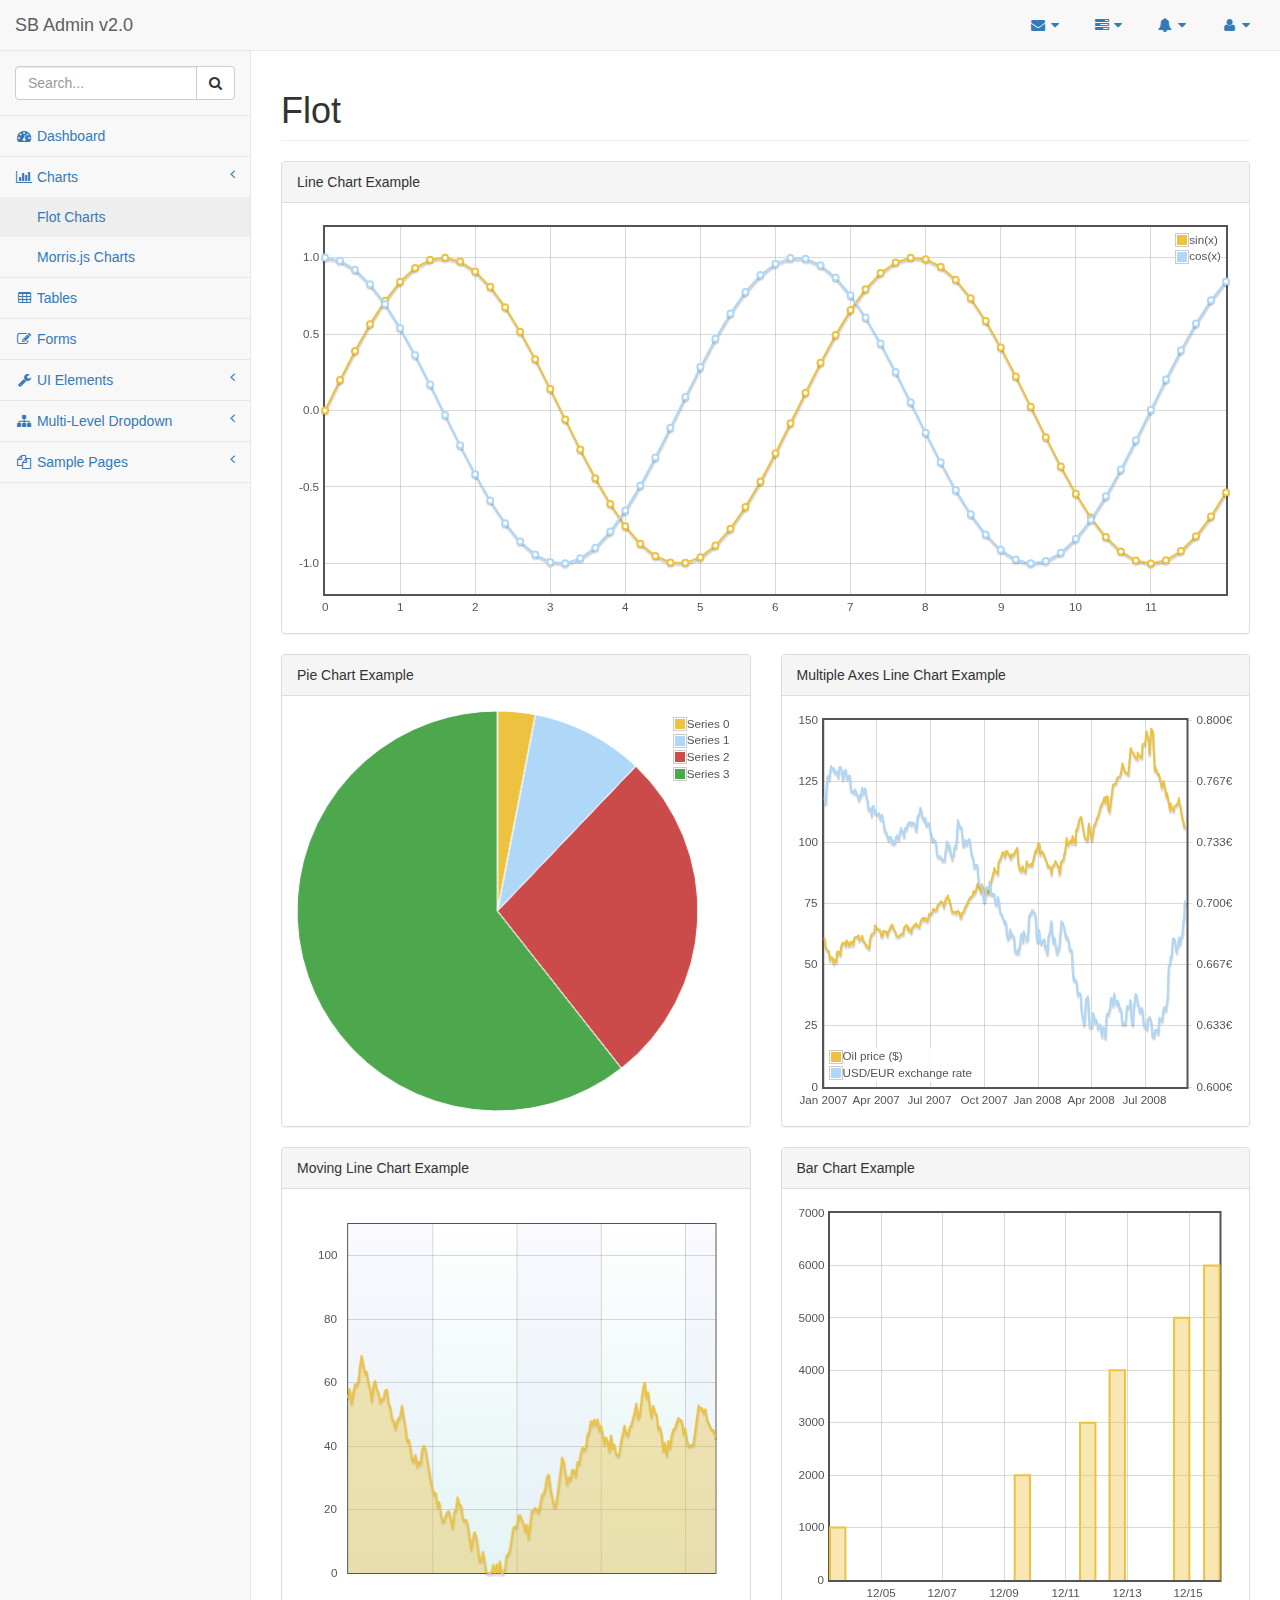
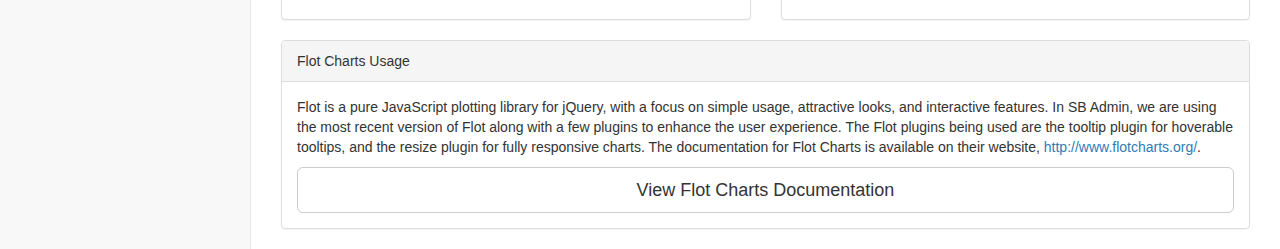
<file: pages/flot.html>
<!DOCTYPE html>
<html lang="en">

<head>

    <meta charset="utf-8">
    <meta http-equiv="X-UA-Compatible" content="IE=edge">
    <meta name="viewport" content="width=device-width, initial-scale=1">
    <meta name="description" content="">
    <meta name="author" content="">

    <title>SB Admin 2 - Bootstrap Admin Theme</title>

    <!-- Bootstrap Core CSS -->
    <link href="../vendor/bootstrap/css/bootstrap.min.css" rel="stylesheet">

    <!-- MetisMenu CSS -->
    <link href="../vendor/metisMenu/metisMenu.min.css" rel="stylesheet">

    <!-- Custom CSS -->
    <link href="../dist/css/sb-admin-2.css" rel="stylesheet">

    <!-- Morris Charts CSS -->
    <link href="../vendor/morrisjs/morris.css" rel="stylesheet">

    <!-- Custom Fonts -->
    <link href="../vendor/font-awesome/css/font-awesome.min.css" rel="stylesheet" type="text/css">

    <!-- HTML5 Shim and Respond.js IE8 support of HTML5 elements and media queries -->
    <!-- WARNING: Respond.js doesn't work if you view the page via file:// -->
    <!--[if lt IE 9]>
        <script src="https://oss.maxcdn.com/libs/html5shiv/3.7.0/html5shiv.js"></script>
        <script src="https://oss.maxcdn.com/libs/respond.js/1.4.2/respond.min.js"></script>
    <![endif]-->

</head>

<body>

    <div id="wrapper">

        <!-- Navigation -->
        <nav class="navbar navbar-default navbar-static-top" role="navigation" style="margin-bottom: 0">
            <div class="navbar-header">
                <button type="button" class="navbar-toggle" data-toggle="collapse" data-target=".navbar-collapse">
                    <span class="sr-only">Toggle navigation</span>
                    <span class="icon-bar"></span>
                    <span class="icon-bar"></span>
                    <span class="icon-bar"></span>
                </button>
                <a class="navbar-brand" href="index.html">SB Admin v2.0</a>
            </div>
            <!-- /.navbar-header -->

            <ul class="nav navbar-top-links navbar-right">
                <li class="dropdown">
                    <a class="dropdown-toggle" data-toggle="dropdown" href="#">
                        <i class="fa fa-envelope fa-fw"></i> <i class="fa fa-caret-down"></i>
                    </a>
                    <ul class="dropdown-menu dropdown-messages">
                        <li>
                            <a href="#">
                                <div>
                                    <strong>John Smith</strong>
                                    <span class="pull-right text-muted">
                                        <em>Yesterday</em>
                                    </span>
                                </div>
                                <div>Lorem ipsum dolor sit amet, consectetur adipiscing elit. Pellentesque eleifend...</div>
                            </a>
                        </li>
                        <li class="divider"></li>
                        <li>
                            <a href="#">
                                <div>
                                    <strong>John Smith</strong>
                                    <span class="pull-right text-muted">
                                        <em>Yesterday</em>
                                    </span>
                                </div>
                                <div>Lorem ipsum dolor sit amet, consectetur adipiscing elit. Pellentesque eleifend...</div>
                            </a>
                        </li>
                        <li class="divider"></li>
                        <li>
                            <a href="#">
                                <div>
                                    <strong>John Smith</strong>
                                    <span class="pull-right text-muted">
                                        <em>Yesterday</em>
                                    </span>
                                </div>
                                <div>Lorem ipsum dolor sit amet, consectetur adipiscing elit. Pellentesque eleifend...</div>
                            </a>
                        </li>
                        <li class="divider"></li>
                        <li>
                            <a class="text-center" href="#">
                                <strong>Read All Messages</strong>
                                <i class="fa fa-angle-right"></i>
                            </a>
                        </li>
                    </ul>
                    <!-- /.dropdown-messages -->
                </li>
                <!-- /.dropdown -->
                <li class="dropdown">
                    <a class="dropdown-toggle" data-toggle="dropdown" href="#">
                        <i class="fa fa-tasks fa-fw"></i> <i class="fa fa-caret-down"></i>
                    </a>
                    <ul class="dropdown-menu dropdown-tasks">
                        <li>
                            <a href="#">
                                <div>
                                    <p>
                                        <strong>Task 1</strong>
                                        <span class="pull-right text-muted">40% Complete</span>
                                    </p>
                                    <div class="progress progress-striped active">
                                        <div class="progress-bar progress-bar-success" role="progressbar" aria-valuenow="40" aria-valuemin="0" aria-valuemax="100" style="width: 40%">
                                            <span class="sr-only">40% Complete (success)</span>
                                        </div>
                                    </div>
                                </div>
                            </a>
                        </li>
                        <li class="divider"></li>
                        <li>
                            <a href="#">
                                <div>
                                    <p>
                                        <strong>Task 2</strong>
                                        <span class="pull-right text-muted">20% Complete</span>
                                    </p>
                                    <div class="progress progress-striped active">
                                        <div class="progress-bar progress-bar-info" role="progressbar" aria-valuenow="20" aria-valuemin="0" aria-valuemax="100" style="width: 20%">
                                            <span class="sr-only">20% Complete</span>
                                        </div>
                                    </div>
                                </div>
                            </a>
                        </li>
                        <li class="divider"></li>
                        <li>
                            <a href="#">
                                <div>
                                    <p>
                                        <strong>Task 3</strong>
                                        <span class="pull-right text-muted">60% Complete</span>
                                    </p>
                                    <div class="progress progress-striped active">
                                        <div class="progress-bar progress-bar-warning" role="progressbar" aria-valuenow="60" aria-valuemin="0" aria-valuemax="100" style="width: 60%">
                                            <span class="sr-only">60% Complete (warning)</span>
                                        </div>
                                    </div>
                                </div>
                            </a>
                        </li>
                        <li class="divider"></li>
                        <li>
                            <a href="#">
                                <div>
                                    <p>
                                        <strong>Task 4</strong>
                                        <span class="pull-right text-muted">80% Complete</span>
                                    </p>
                                    <div class="progress progress-striped active">
                                        <div class="progress-bar progress-bar-danger" role="progressbar" aria-valuenow="80" aria-valuemin="0" aria-valuemax="100" style="width: 80%">
                                            <span class="sr-only">80% Complete (danger)</span>
                                        </div>
                                    </div>
                                </div>
                            </a>
                        </li>
                        <li class="divider"></li>
                        <li>
                            <a class="text-center" href="#">
                                <strong>See All Tasks</strong>
                                <i class="fa fa-angle-right"></i>
                            </a>
                        </li>
                    </ul>
                    <!-- /.dropdown-tasks -->
                </li>
                <!-- /.dropdown -->
                <li class="dropdown">
                    <a class="dropdown-toggle" data-toggle="dropdown" href="#">
                        <i class="fa fa-bell fa-fw"></i> <i class="fa fa-caret-down"></i>
                    </a>
                    <ul class="dropdown-menu dropdown-alerts">
                        <li>
                            <a href="#">
                                <div>
                                    <i class="fa fa-comment fa-fw"></i> New Comment
                                    <span class="pull-right text-muted small">4 minutes ago</span>
                                </div>
                            </a>
                        </li>
                        <li class="divider"></li>
                        <li>
                            <a href="#">
                                <div>
                                    <i class="fa fa-twitter fa-fw"></i> 3 New Followers
                                    <span class="pull-right text-muted small">12 minutes ago</span>
                                </div>
                            </a>
                        </li>
                        <li class="divider"></li>
                        <li>
                            <a href="#">
                                <div>
                                    <i class="fa fa-envelope fa-fw"></i> Message Sent
                                    <span class="pull-right text-muted small">4 minutes ago</span>
                                </div>
                            </a>
                        </li>
                        <li class="divider"></li>
                        <li>
                            <a href="#">
                                <div>
                                    <i class="fa fa-tasks fa-fw"></i> New Task
                                    <span class="pull-right text-muted small">4 minutes ago</span>
                                </div>
                            </a>
                        </li>
                        <li class="divider"></li>
                        <li>
                            <a href="#">
                                <div>
                                    <i class="fa fa-upload fa-fw"></i> Server Rebooted
                                    <span class="pull-right text-muted small">4 minutes ago</span>
                                </div>
                            </a>
                        </li>
                        <li class="divider"></li>
                        <li>
                            <a class="text-center" href="#">
                                <strong>See All Alerts</strong>
                                <i class="fa fa-angle-right"></i>
                            </a>
                        </li>
                    </ul>
                    <!-- /.dropdown-alerts -->
                </li>
                <!-- /.dropdown -->
                <li class="dropdown">
                    <a class="dropdown-toggle" data-toggle="dropdown" href="#">
                        <i class="fa fa-user fa-fw"></i> <i class="fa fa-caret-down"></i>
                    </a>
                    <ul class="dropdown-menu dropdown-user">
                        <li><a href="#"><i class="fa fa-user fa-fw"></i> User Profile</a>
                        </li>
                        <li><a href="#"><i class="fa fa-gear fa-fw"></i> Settings</a>
                        </li>
                        <li class="divider"></li>
                        <li><a href="login.html"><i class="fa fa-sign-out fa-fw"></i> Logout</a>
                        </li>
                    </ul>
                    <!-- /.dropdown-user -->
                </li>
                <!-- /.dropdown -->
            </ul>
            <!-- /.navbar-top-links -->

            <div class="navbar-default sidebar" role="navigation">
                <div class="sidebar-nav navbar-collapse">
                    <ul class="nav" id="side-menu">
                        <li class="sidebar-search">
                            <div class="input-group custom-search-form">
                                <input type="text" class="form-control" placeholder="Search...">
                                <span class="input-group-btn">
                                <button class="btn btn-default" type="button">
                                    <i class="fa fa-search"></i>
                                </button>
                            </span>
                            </div>
                            <!-- /input-group -->
                        </li>
                        <li>
                            <a href="index.html"><i class="fa fa-dashboard fa-fw"></i> Dashboard</a>
                        </li>
                        <li>
                            <a href="#"><i class="fa fa-bar-chart-o fa-fw"></i> Charts<span class="fa arrow"></span></a>
                            <ul class="nav nav-second-level">
                                <li>
                                    <a href="flot.html">Flot Charts</a>
                                </li>
                                <li>
                                    <a href="morris.html">Morris.js Charts</a>
                                </li>
                            </ul>
                            <!-- /.nav-second-level -->
                        </li>
                        <li>
                            <a href="tables.html"><i class="fa fa-table fa-fw"></i> Tables</a>
                        </li>
                        <li>
                            <a href="forms.html"><i class="fa fa-edit fa-fw"></i> Forms</a>
                        </li>
                        <li>
                            <a href="#"><i class="fa fa-wrench fa-fw"></i> UI Elements<span class="fa arrow"></span></a>
                            <ul class="nav nav-second-level">
                                <li>
                                    <a href="panels-wells.html">Panels and Wells</a>
                                </li>
                                <li>
                                    <a href="buttons.html">Buttons</a>
                                </li>
                                <li>
                                    <a href="notifications.html">Notifications</a>
                                </li>
                                <li>
                                    <a href="typography.html">Typography</a>
                                </li>
                                <li>
                                    <a href="icons.html"> Icons</a>
                                </li>
                                <li>
                                    <a href="grid.html">Grid</a>
                                </li>
                            </ul>
                            <!-- /.nav-second-level -->
                        </li>
                        <li>
                            <a href="#"><i class="fa fa-sitemap fa-fw"></i> Multi-Level Dropdown<span class="fa arrow"></span></a>
                            <ul class="nav nav-second-level">
                                <li>
                                    <a href="#">Second Level Item</a>
                                </li>
                                <li>
                                    <a href="#">Second Level Item</a>
                                </li>
                                <li>
                                    <a href="#">Third Level <span class="fa arrow"></span></a>
                                    <ul class="nav nav-third-level">
                                        <li>
                                            <a href="#">Third Level Item</a>
                                        </li>
                                        <li>
                                            <a href="#">Third Level Item</a>
                                        </li>
                                        <li>
                                            <a href="#">Third Level Item</a>
                                        </li>
                                        <li>
                                            <a href="#">Third Level Item</a>
                                        </li>
                                    </ul>
                                    <!-- /.nav-third-level -->
                                </li>
                            </ul>
                            <!-- /.nav-second-level -->
                        </li>
                        <li>
                            <a href="#"><i class="fa fa-files-o fa-fw"></i> Sample Pages<span class="fa arrow"></span></a>
                            <ul class="nav nav-second-level">
                                <li>
                                    <a href="blank.html">Blank Page</a>
                                </li>
                                <li>
                                    <a href="login.html">Login Page</a>
                                </li>
                            </ul>
                            <!-- /.nav-second-level -->
                        </li>
                    </ul>
                </div>
                <!-- /.sidebar-collapse -->
            </div>
            <!-- /.navbar-static-side -->
        </nav>

        <div id="page-wrapper">
            <div class="row">
                <div class="col-lg-12">
                    <h1 class="page-header">Flot</h1>
                </div>
                <!-- /.col-lg-12 -->
            </div>
            <!-- /.row -->
            <div class="row">
                <div class="col-lg-12">
                    <div class="panel panel-default">
                        <div class="panel-heading">
                            Line Chart Example
                        </div>
                        <!-- /.panel-heading -->
                        <div class="panel-body">
                            <div class="flot-chart">
                                <div class="flot-chart-content" id="flot-line-chart"></div>
                            </div>
                        </div>
                        <!-- /.panel-body -->
                    </div>
                    <!-- /.panel -->
                </div>
                <!-- /.col-lg-12 -->
                <div class="col-lg-6">
                    <div class="panel panel-default">
                        <div class="panel-heading">
                            Pie Chart Example
                        </div>
                        <!-- /.panel-heading -->
                        <div class="panel-body">
                            <div class="flot-chart">
                                <div class="flot-chart-content" id="flot-pie-chart"></div>
                            </div>
                        </div>
                        <!-- /.panel-body -->
                    </div>
                    <!-- /.panel -->
                </div>
                <!-- /.col-lg-6 -->
                <div class="col-lg-6">
                    <div class="panel panel-default">
                        <div class="panel-heading">
                            Multiple Axes Line Chart Example
                        </div>
                        <!-- /.panel-heading -->
                        <div class="panel-body">
                            <div class="flot-chart">
                                <div class="flot-chart-content" id="flot-line-chart-multi"></div>
                            </div>
                        </div>
                        <!-- /.panel-body -->
                    </div>
                    <!-- /.panel -->
                </div>
                <!-- /.col-lg-6 -->
                <div class="col-lg-6">
                    <div class="panel panel-default">
                        <div class="panel-heading">
                            Moving Line Chart Example
                        </div>
                        <!-- /.panel-heading -->
                        <div class="panel-body">
                            <div class="flot-chart">
                                <div class="flot-chart-content" id="flot-line-chart-moving"></div>
                            </div>
                        </div>
                        <!-- /.panel-body -->
                    </div>
                    <!-- /.panel -->
                </div>
                <!-- /.col-lg-6 -->
                <div class="col-lg-6">
                    <div class="panel panel-default">
                        <div class="panel-heading">
                            Bar Chart Example
                        </div>
                        <!-- /.panel-heading -->
                        <div class="panel-body">
                            <div class="flot-chart">
                                <div class="flot-chart-content" id="flot-bar-chart"></div>
                            </div>
                        </div>
                        <!-- /.panel-body -->
                    </div>
                    <!-- /.panel -->
                </div>
                <!-- /.col-lg-6 -->
                <div class="col-lg-12">
                    <div class="panel panel-default">
                        <div class="panel-heading">
                            Flot Charts Usage
                        </div>
                        <!-- /.panel-heading -->
                        <div class="panel-body">
                            <p>Flot is a pure JavaScript plotting library for jQuery, with a focus on simple usage, attractive looks, and interactive features. In SB Admin, we are using the most recent version of Flot along with a few plugins to enhance the user experience. The Flot plugins being used are the tooltip plugin for hoverable tooltips, and the resize plugin for fully responsive charts. The documentation for Flot Charts is available on their website, <a target="_blank" href="http://www.flotcharts.org/">http://www.flotcharts.org/</a>.</p>
                            <a target="_blank" class="btn btn-default btn-lg btn-block" href="http://www.flotcharts.org/">View Flot Charts Documentation</a>
                        </div>
                        <!-- /.panel-body -->
                    </div>
                    <!-- /.panel -->
                </div>
                <!-- /.col-lg-6 -->
            </div>
            <!-- /.row -->
        </div>
        <!-- /#page-wrapper -->

    </div>
    <!-- /#wrapper -->

    <!-- jQuery -->
    <script src="../vendor/jquery/jquery.min.js"></script>

    <!-- Bootstrap Core JavaScript -->
    <script src="../vendor/bootstrap/js/bootstrap.min.js"></script>

    <!-- Metis Menu Plugin JavaScript -->
    <script src="../vendor/metisMenu/metisMenu.min.js"></script>

    <!-- Flot Charts JavaScript -->
    <script src="../vendor/flot/excanvas.min.js"></script>
    <script src="../vendor/flot/jquery.flot.js"></script>
    <script src="../vendor/flot/jquery.flot.pie.js"></script>
    <script src="../vendor/flot/jquery.flot.resize.js"></script>
    <script src="../vendor/flot/jquery.flot.time.js"></script>
    <script src="../vendor/flot-tooltip/jquery.flot.tooltip.min.js"></script>
    <script src="../data/flot-data.js"></script>

    <!-- Custom Theme JavaScript -->
    <script src="../dist/js/sb-admin-2.js"></script>

</body>

</html>
</file>
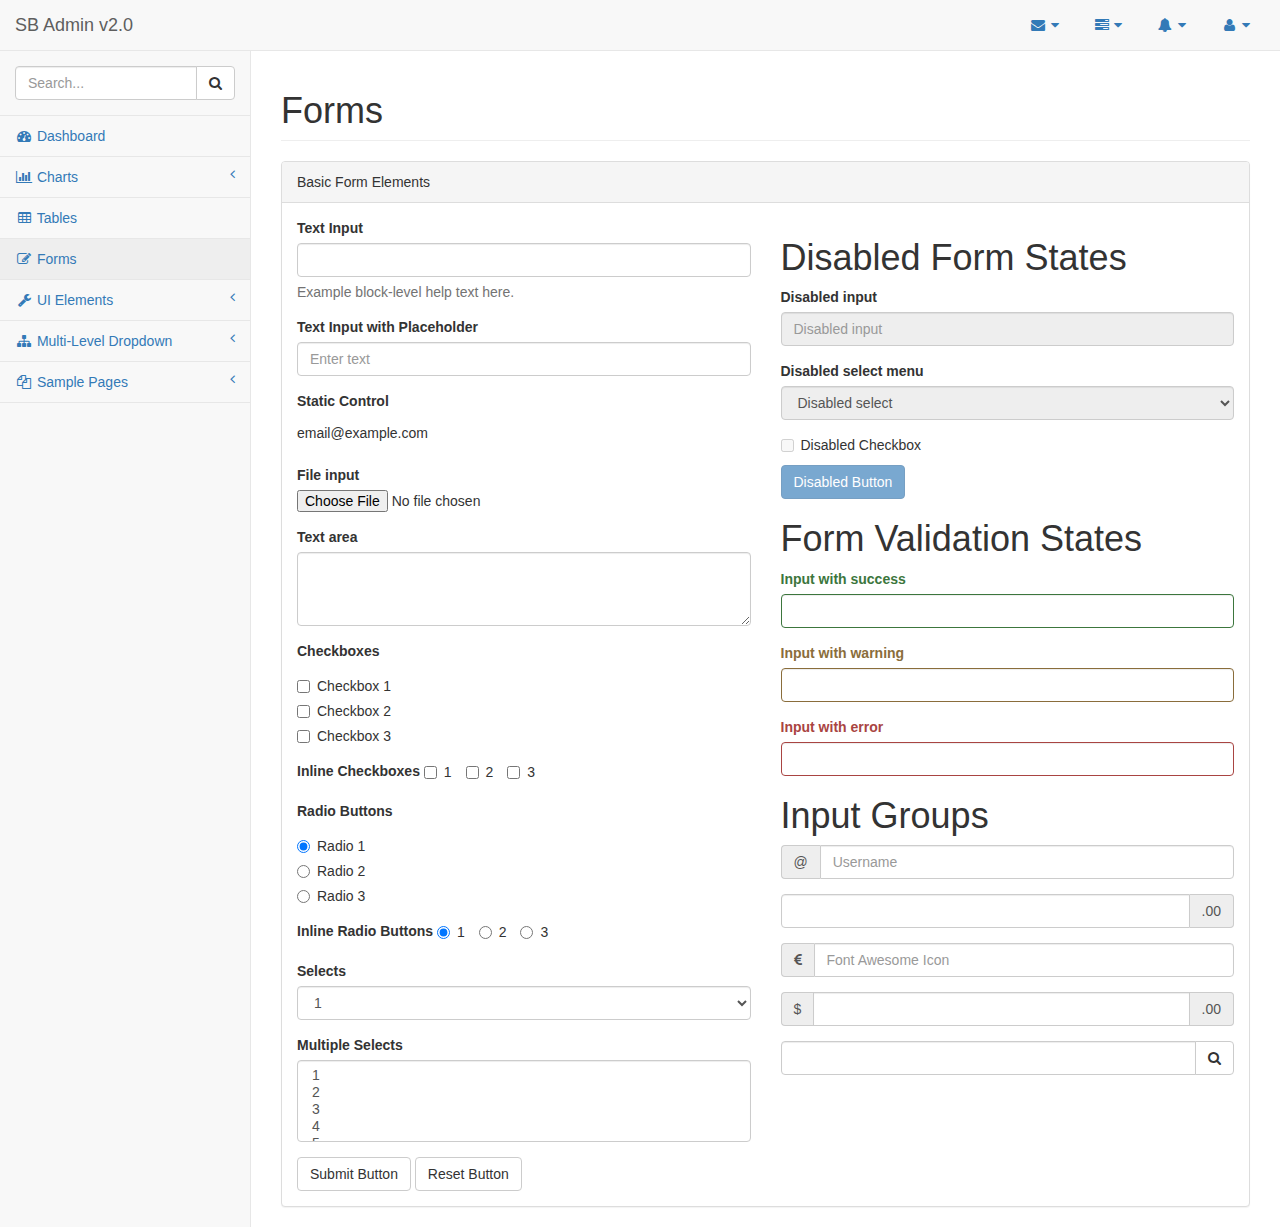
<file: pages/forms.html>
<!DOCTYPE html>
<html lang="en">

<head>

    <meta charset="utf-8">
    <meta http-equiv="X-UA-Compatible" content="IE=edge">
    <meta name="viewport" content="width=device-width, initial-scale=1">
    <meta name="description" content="">
    <meta name="author" content="">

    <title>SB Admin 2 - Bootstrap Admin Theme</title>

    <!-- Bootstrap Core CSS -->
    <link href="../vendor/bootstrap/css/bootstrap.min.css" rel="stylesheet">

    <!-- MetisMenu CSS -->
    <link href="../vendor/metisMenu/metisMenu.min.css" rel="stylesheet">

    <!-- Custom CSS -->
    <link href="../dist/css/sb-admin-2.css" rel="stylesheet">

    <!-- Custom Fonts -->
    <link href="../vendor/font-awesome/css/font-awesome.min.css" rel="stylesheet" type="text/css">

    <!-- HTML5 Shim and Respond.js IE8 support of HTML5 elements and media queries -->
    <!-- WARNING: Respond.js doesn't work if you view the page via file:// -->
    <!--[if lt IE 9]>
        <script src="https://oss.maxcdn.com/libs/html5shiv/3.7.0/html5shiv.js"></script>
        <script src="https://oss.maxcdn.com/libs/respond.js/1.4.2/respond.min.js"></script>
    <![endif]-->

</head>

<body>

    <div id="wrapper">

        <!-- Navigation -->
        <nav class="navbar navbar-default navbar-static-top" role="navigation" style="margin-bottom: 0">
            <div class="navbar-header">
                <button type="button" class="navbar-toggle" data-toggle="collapse" data-target=".navbar-collapse">
                    <span class="sr-only">Toggle navigation</span>
                    <span class="icon-bar"></span>
                    <span class="icon-bar"></span>
                    <span class="icon-bar"></span>
                </button>
                <a class="navbar-brand" href="index.html">SB Admin v2.0</a>
            </div>
            <!-- /.navbar-header -->

            <ul class="nav navbar-top-links navbar-right">
                <li class="dropdown">
                    <a class="dropdown-toggle" data-toggle="dropdown" href="#">
                        <i class="fa fa-envelope fa-fw"></i> <i class="fa fa-caret-down"></i>
                    </a>
                    <ul class="dropdown-menu dropdown-messages">
                        <li>
                            <a href="#">
                                <div>
                                    <strong>John Smith</strong>
                                    <span class="pull-right text-muted">
                                        <em>Yesterday</em>
                                    </span>
                                </div>
                                <div>Lorem ipsum dolor sit amet, consectetur adipiscing elit. Pellentesque eleifend...</div>
                            </a>
                        </li>
                        <li class="divider"></li>
                        <li>
                            <a href="#">
                                <div>
                                    <strong>John Smith</strong>
                                    <span class="pull-right text-muted">
                                        <em>Yesterday</em>
                                    </span>
                                </div>
                                <div>Lorem ipsum dolor sit amet, consectetur adipiscing elit. Pellentesque eleifend...</div>
                            </a>
                        </li>
                        <li class="divider"></li>
                        <li>
                            <a href="#">
                                <div>
                                    <strong>John Smith</strong>
                                    <span class="pull-right text-muted">
                                        <em>Yesterday</em>
                                    </span>
                                </div>
                                <div>Lorem ipsum dolor sit amet, consectetur adipiscing elit. Pellentesque eleifend...</div>
                            </a>
                        </li>
                        <li class="divider"></li>
                        <li>
                            <a class="text-center" href="#">
                                <strong>Read All Messages</strong>
                                <i class="fa fa-angle-right"></i>
                            </a>
                        </li>
                    </ul>
                    <!-- /.dropdown-messages -->
                </li>
                <!-- /.dropdown -->
                <li class="dropdown">
                    <a class="dropdown-toggle" data-toggle="dropdown" href="#">
                        <i class="fa fa-tasks fa-fw"></i> <i class="fa fa-caret-down"></i>
                    </a>
                    <ul class="dropdown-menu dropdown-tasks">
                        <li>
                            <a href="#">
                                <div>
                                    <p>
                                        <strong>Task 1</strong>
                                        <span class="pull-right text-muted">40% Complete</span>
                                    </p>
                                    <div class="progress progress-striped active">
                                        <div class="progress-bar progress-bar-success" role="progressbar" aria-valuenow="40" aria-valuemin="0" aria-valuemax="100" style="width: 40%">
                                            <span class="sr-only">40% Complete (success)</span>
                                        </div>
                                    </div>
                                </div>
                            </a>
                        </li>
                        <li class="divider"></li>
                        <li>
                            <a href="#">
                                <div>
                                    <p>
                                        <strong>Task 2</strong>
                                        <span class="pull-right text-muted">20% Complete</span>
                                    </p>
                                    <div class="progress progress-striped active">
                                        <div class="progress-bar progress-bar-info" role="progressbar" aria-valuenow="20" aria-valuemin="0" aria-valuemax="100" style="width: 20%">
                                            <span class="sr-only">20% Complete</span>
                                        </div>
                                    </div>
                                </div>
                            </a>
                        </li>
                        <li class="divider"></li>
                        <li>
                            <a href="#">
                                <div>
                                    <p>
                                        <strong>Task 3</strong>
                                        <span class="pull-right text-muted">60% Complete</span>
                                    </p>
                                    <div class="progress progress-striped active">
                                        <div class="progress-bar progress-bar-warning" role="progressbar" aria-valuenow="60" aria-valuemin="0" aria-valuemax="100" style="width: 60%">
                                            <span class="sr-only">60% Complete (warning)</span>
                                        </div>
                                    </div>
                                </div>
                            </a>
                        </li>
                        <li class="divider"></li>
                        <li>
                            <a href="#">
                                <div>
                                    <p>
                                        <strong>Task 4</strong>
                                        <span class="pull-right text-muted">80% Complete</span>
                                    </p>
                                    <div class="progress progress-striped active">
                                        <div class="progress-bar progress-bar-danger" role="progressbar" aria-valuenow="80" aria-valuemin="0" aria-valuemax="100" style="width: 80%">
                                            <span class="sr-only">80% Complete (danger)</span>
                                        </div>
                                    </div>
                                </div>
                            </a>
                        </li>
                        <li class="divider"></li>
                        <li>
                            <a class="text-center" href="#">
                                <strong>See All Tasks</strong>
                                <i class="fa fa-angle-right"></i>
                            </a>
                        </li>
                    </ul>
                    <!-- /.dropdown-tasks -->
                </li>
                <!-- /.dropdown -->
                <li class="dropdown">
                    <a class="dropdown-toggle" data-toggle="dropdown" href="#">
                        <i class="fa fa-bell fa-fw"></i> <i class="fa fa-caret-down"></i>
                    </a>
                    <ul class="dropdown-menu dropdown-alerts">
                        <li>
                            <a href="#">
                                <div>
                                    <i class="fa fa-comment fa-fw"></i> New Comment
                                    <span class="pull-right text-muted small">4 minutes ago</span>
                                </div>
                            </a>
                        </li>
                        <li class="divider"></li>
                        <li>
                            <a href="#">
                                <div>
                                    <i class="fa fa-twitter fa-fw"></i> 3 New Followers
                                    <span class="pull-right text-muted small">12 minutes ago</span>
                                </div>
                            </a>
                        </li>
                        <li class="divider"></li>
                        <li>
                            <a href="#">
                                <div>
                                    <i class="fa fa-envelope fa-fw"></i> Message Sent
                                    <span class="pull-right text-muted small">4 minutes ago</span>
                                </div>
                            </a>
                        </li>
                        <li class="divider"></li>
                        <li>
                            <a href="#">
                                <div>
                                    <i class="fa fa-tasks fa-fw"></i> New Task
                                    <span class="pull-right text-muted small">4 minutes ago</span>
                                </div>
                            </a>
                        </li>
                        <li class="divider"></li>
                        <li>
                            <a href="#">
                                <div>
                                    <i class="fa fa-upload fa-fw"></i> Server Rebooted
                                    <span class="pull-right text-muted small">4 minutes ago</span>
                                </div>
                            </a>
                        </li>
                        <li class="divider"></li>
                        <li>
                            <a class="text-center" href="#">
                                <strong>See All Alerts</strong>
                                <i class="fa fa-angle-right"></i>
                            </a>
                        </li>
                    </ul>
                    <!-- /.dropdown-alerts -->
                </li>
                <!-- /.dropdown -->
                <li class="dropdown">
                    <a class="dropdown-toggle" data-toggle="dropdown" href="#">
                        <i class="fa fa-user fa-fw"></i> <i class="fa fa-caret-down"></i>
                    </a>
                    <ul class="dropdown-menu dropdown-user">
                        <li><a href="#"><i class="fa fa-user fa-fw"></i> User Profile</a>
                        </li>
                        <li><a href="#"><i class="fa fa-gear fa-fw"></i> Settings</a>
                        </li>
                        <li class="divider"></li>
                        <li><a href="login.html"><i class="fa fa-sign-out fa-fw"></i> Logout</a>
                        </li>
                    </ul>
                    <!-- /.dropdown-user -->
                </li>
                <!-- /.dropdown -->
            </ul>
            <!-- /.navbar-top-links -->

            <div class="navbar-default sidebar" role="navigation">
                <div class="sidebar-nav navbar-collapse">
                    <ul class="nav" id="side-menu">
                        <li class="sidebar-search">
                            <div class="input-group custom-search-form">
                                <input type="text" class="form-control" placeholder="Search...">
                                <span class="input-group-btn">
                                <button class="btn btn-default" type="button">
                                    <i class="fa fa-search"></i>
                                </button>
                            </span>
                            </div>
                            <!-- /input-group -->
                        </li>
                        <li>
                            <a href="index.html"><i class="fa fa-dashboard fa-fw"></i> Dashboard</a>
                        </li>
                        <li>
                            <a href="#"><i class="fa fa-bar-chart-o fa-fw"></i> Charts<span class="fa arrow"></span></a>
                            <ul class="nav nav-second-level">
                                <li>
                                    <a href="flot.html">Flot Charts</a>
                                </li>
                                <li>
                                    <a href="morris.html">Morris.js Charts</a>
                                </li>
                            </ul>
                            <!-- /.nav-second-level -->
                        </li>
                        <li>
                            <a href="tables.html"><i class="fa fa-table fa-fw"></i> Tables</a>
                        </li>
                        <li>
                            <a href="forms.html"><i class="fa fa-edit fa-fw"></i> Forms</a>
                        </li>
                        <li>
                            <a href="#"><i class="fa fa-wrench fa-fw"></i> UI Elements<span class="fa arrow"></span></a>
                            <ul class="nav nav-second-level">
                                <li>
                                    <a href="panels-wells.html">Panels and Wells</a>
                                </li>
                                <li>
                                    <a href="buttons.html">Buttons</a>
                                </li>
                                <li>
                                    <a href="notifications.html">Notifications</a>
                                </li>
                                <li>
                                    <a href="typography.html">Typography</a>
                                </li>
                                <li>
                                    <a href="icons.html"> Icons</a>
                                </li>
                                <li>
                                    <a href="grid.html">Grid</a>
                                </li>
                            </ul>
                            <!-- /.nav-second-level -->
                        </li>
                        <li>
                            <a href="#"><i class="fa fa-sitemap fa-fw"></i> Multi-Level Dropdown<span class="fa arrow"></span></a>
                            <ul class="nav nav-second-level">
                                <li>
                                    <a href="#">Second Level Item</a>
                                </li>
                                <li>
                                    <a href="#">Second Level Item</a>
                                </li>
                                <li>
                                    <a href="#">Third Level <span class="fa arrow"></span></a>
                                    <ul class="nav nav-third-level">
                                        <li>
                                            <a href="#">Third Level Item</a>
                                        </li>
                                        <li>
                                            <a href="#">Third Level Item</a>
                                        </li>
                                        <li>
                                            <a href="#">Third Level Item</a>
                                        </li>
                                        <li>
                                            <a href="#">Third Level Item</a>
                                        </li>
                                    </ul>
                                    <!-- /.nav-third-level -->
                                </li>
                            </ul>
                            <!-- /.nav-second-level -->
                        </li>
                        <li>
                            <a href="#"><i class="fa fa-files-o fa-fw"></i> Sample Pages<span class="fa arrow"></span></a>
                            <ul class="nav nav-second-level">
                                <li>
                                    <a href="blank.html">Blank Page</a>
                                </li>
                                <li>
                                    <a href="login.html">Login Page</a>
                                </li>
                            </ul>
                            <!-- /.nav-second-level -->
                        </li>
                    </ul>
                </div>
                <!-- /.sidebar-collapse -->
            </div>
            <!-- /.navbar-static-side -->
        </nav>

        <div id="page-wrapper">
            <div class="row">
                <div class="col-lg-12">
                    <h1 class="page-header">Forms</h1>
                </div>
                <!-- /.col-lg-12 -->
            </div>
            <!-- /.row -->
            <div class="row">
                <div class="col-lg-12">
                    <div class="panel panel-default">
                        <div class="panel-heading">
                            Basic Form Elements
                        </div>
                        <div class="panel-body">
                            <div class="row">
                                <div class="col-lg-6">
                                    <form role="form">
                                        <div class="form-group">
                                            <label>Text Input</label>
                                            <input class="form-control">
                                            <p class="help-block">Example block-level help text here.</p>
                                        </div>
                                        <div class="form-group">
                                            <label>Text Input with Placeholder</label>
                                            <input class="form-control" placeholder="Enter text">
                                        </div>
                                        <div class="form-group">
                                            <label>Static Control</label>
                                            <p class="form-control-static">email@example.com</p>
                                        </div>
                                        <div class="form-group">
                                            <label>File input</label>
                                            <input type="file">
                                        </div>
                                        <div class="form-group">
                                            <label>Text area</label>
                                            <textarea class="form-control" rows="3"></textarea>
                                        </div>
                                        <div class="form-group">
                                            <label>Checkboxes</label>
                                            <div class="checkbox">
                                                <label>
                                                    <input type="checkbox" value="">Checkbox 1
                                                </label>
                                            </div>
                                            <div class="checkbox">
                                                <label>
                                                    <input type="checkbox" value="">Checkbox 2
                                                </label>
                                            </div>
                                            <div class="checkbox">
                                                <label>
                                                    <input type="checkbox" value="">Checkbox 3
                                                </label>
                                            </div>
                                        </div>
                                        <div class="form-group">
                                            <label>Inline Checkboxes</label>
                                            <label class="checkbox-inline">
                                                <input type="checkbox">1
                                            </label>
                                            <label class="checkbox-inline">
                                                <input type="checkbox">2
                                            </label>
                                            <label class="checkbox-inline">
                                                <input type="checkbox">3
                                            </label>
                                        </div>
                                        <div class="form-group">
                                            <label>Radio Buttons</label>
                                            <div class="radio">
                                                <label>
                                                    <input type="radio" name="optionsRadios" id="optionsRadios1" value="option1" checked>Radio 1
                                                </label>
                                            </div>
                                            <div class="radio">
                                                <label>
                                                    <input type="radio" name="optionsRadios" id="optionsRadios2" value="option2">Radio 2
                                                </label>
                                            </div>
                                            <div class="radio">
                                                <label>
                                                    <input type="radio" name="optionsRadios" id="optionsRadios3" value="option3">Radio 3
                                                </label>
                                            </div>
                                        </div>
                                        <div class="form-group">
                                            <label>Inline Radio Buttons</label>
                                            <label class="radio-inline">
                                                <input type="radio" name="optionsRadiosInline" id="optionsRadiosInline1" value="option1" checked>1
                                            </label>
                                            <label class="radio-inline">
                                                <input type="radio" name="optionsRadiosInline" id="optionsRadiosInline2" value="option2">2
                                            </label>
                                            <label class="radio-inline">
                                                <input type="radio" name="optionsRadiosInline" id="optionsRadiosInline3" value="option3">3
                                            </label>
                                        </div>
                                        <div class="form-group">
                                            <label>Selects</label>
                                            <select class="form-control">
                                                <option>1</option>
                                                <option>2</option>
                                                <option>3</option>
                                                <option>4</option>
                                                <option>5</option>
                                            </select>
                                        </div>
                                        <div class="form-group">
                                            <label>Multiple Selects</label>
                                            <select multiple class="form-control">
                                                <option>1</option>
                                                <option>2</option>
                                                <option>3</option>
                                                <option>4</option>
                                                <option>5</option>
                                            </select>
                                        </div>
                                        <button type="submit" class="btn btn-default">Submit Button</button>
                                        <button type="reset" class="btn btn-default">Reset Button</button>
                                    </form>
                                </div>
                                <!-- /.col-lg-6 (nested) -->
                                <div class="col-lg-6">
                                    <h1>Disabled Form States</h1>
                                    <form role="form">
                                        <fieldset disabled>
                                            <div class="form-group">
                                                <label for="disabledSelect">Disabled input</label>
                                                <input class="form-control" id="disabledInput" type="text" placeholder="Disabled input" disabled>
                                            </div>
                                            <div class="form-group">
                                                <label for="disabledSelect">Disabled select menu</label>
                                                <select id="disabledSelect" class="form-control">
                                                    <option>Disabled select</option>
                                                </select>
                                            </div>
                                            <div class="checkbox">
                                                <label>
                                                    <input type="checkbox">Disabled Checkbox
                                                </label>
                                            </div>
                                            <button type="submit" class="btn btn-primary">Disabled Button</button>
                                        </fieldset>
                                    </form>
                                    <h1>Form Validation States</h1>
                                    <form role="form">
                                        <div class="form-group has-success">
                                            <label class="control-label" for="inputSuccess">Input with success</label>
                                            <input type="text" class="form-control" id="inputSuccess">
                                        </div>
                                        <div class="form-group has-warning">
                                            <label class="control-label" for="inputWarning">Input with warning</label>
                                            <input type="text" class="form-control" id="inputWarning">
                                        </div>
                                        <div class="form-group has-error">
                                            <label class="control-label" for="inputError">Input with error</label>
                                            <input type="text" class="form-control" id="inputError">
                                        </div>
                                    </form>
                                    <h1>Input Groups</h1>
                                    <form role="form">
                                        <div class="form-group input-group">
                                            <span class="input-group-addon">@</span>
                                            <input type="text" class="form-control" placeholder="Username">
                                        </div>
                                        <div class="form-group input-group">
                                            <input type="text" class="form-control">
                                            <span class="input-group-addon">.00</span>
                                        </div>
                                        <div class="form-group input-group">
                                            <span class="input-group-addon"><i class="fa fa-eur"></i>
                                            </span>
                                            <input type="text" class="form-control" placeholder="Font Awesome Icon">
                                        </div>
                                        <div class="form-group input-group">
                                            <span class="input-group-addon">$</span>
                                            <input type="text" class="form-control">
                                            <span class="input-group-addon">.00</span>
                                        </div>
                                        <div class="form-group input-group">
                                            <input type="text" class="form-control">
                                            <span class="input-group-btn">
                                                <button class="btn btn-default" type="button"><i class="fa fa-search"></i>
                                                </button>
                                            </span>
                                        </div>
                                    </form>
                                </div>
                                <!-- /.col-lg-6 (nested) -->
                            </div>
                            <!-- /.row (nested) -->
                        </div>
                        <!-- /.panel-body -->
                    </div>
                    <!-- /.panel -->
                </div>
                <!-- /.col-lg-12 -->
            </div>
            <!-- /.row -->
        </div>
        <!-- /#page-wrapper -->

    </div>
    <!-- /#wrapper -->

    <!-- jQuery -->
    <script src="../vendor/jquery/jquery.min.js"></script>

    <!-- Bootstrap Core JavaScript -->
    <script src="../vendor/bootstrap/js/bootstrap.min.js"></script>

    <!-- Metis Menu Plugin JavaScript -->
    <script src="../vendor/metisMenu/metisMenu.min.js"></script>

    <!-- Custom Theme JavaScript -->
    <script src="../dist/js/sb-admin-2.js"></script>

</body>

</html>
</file>
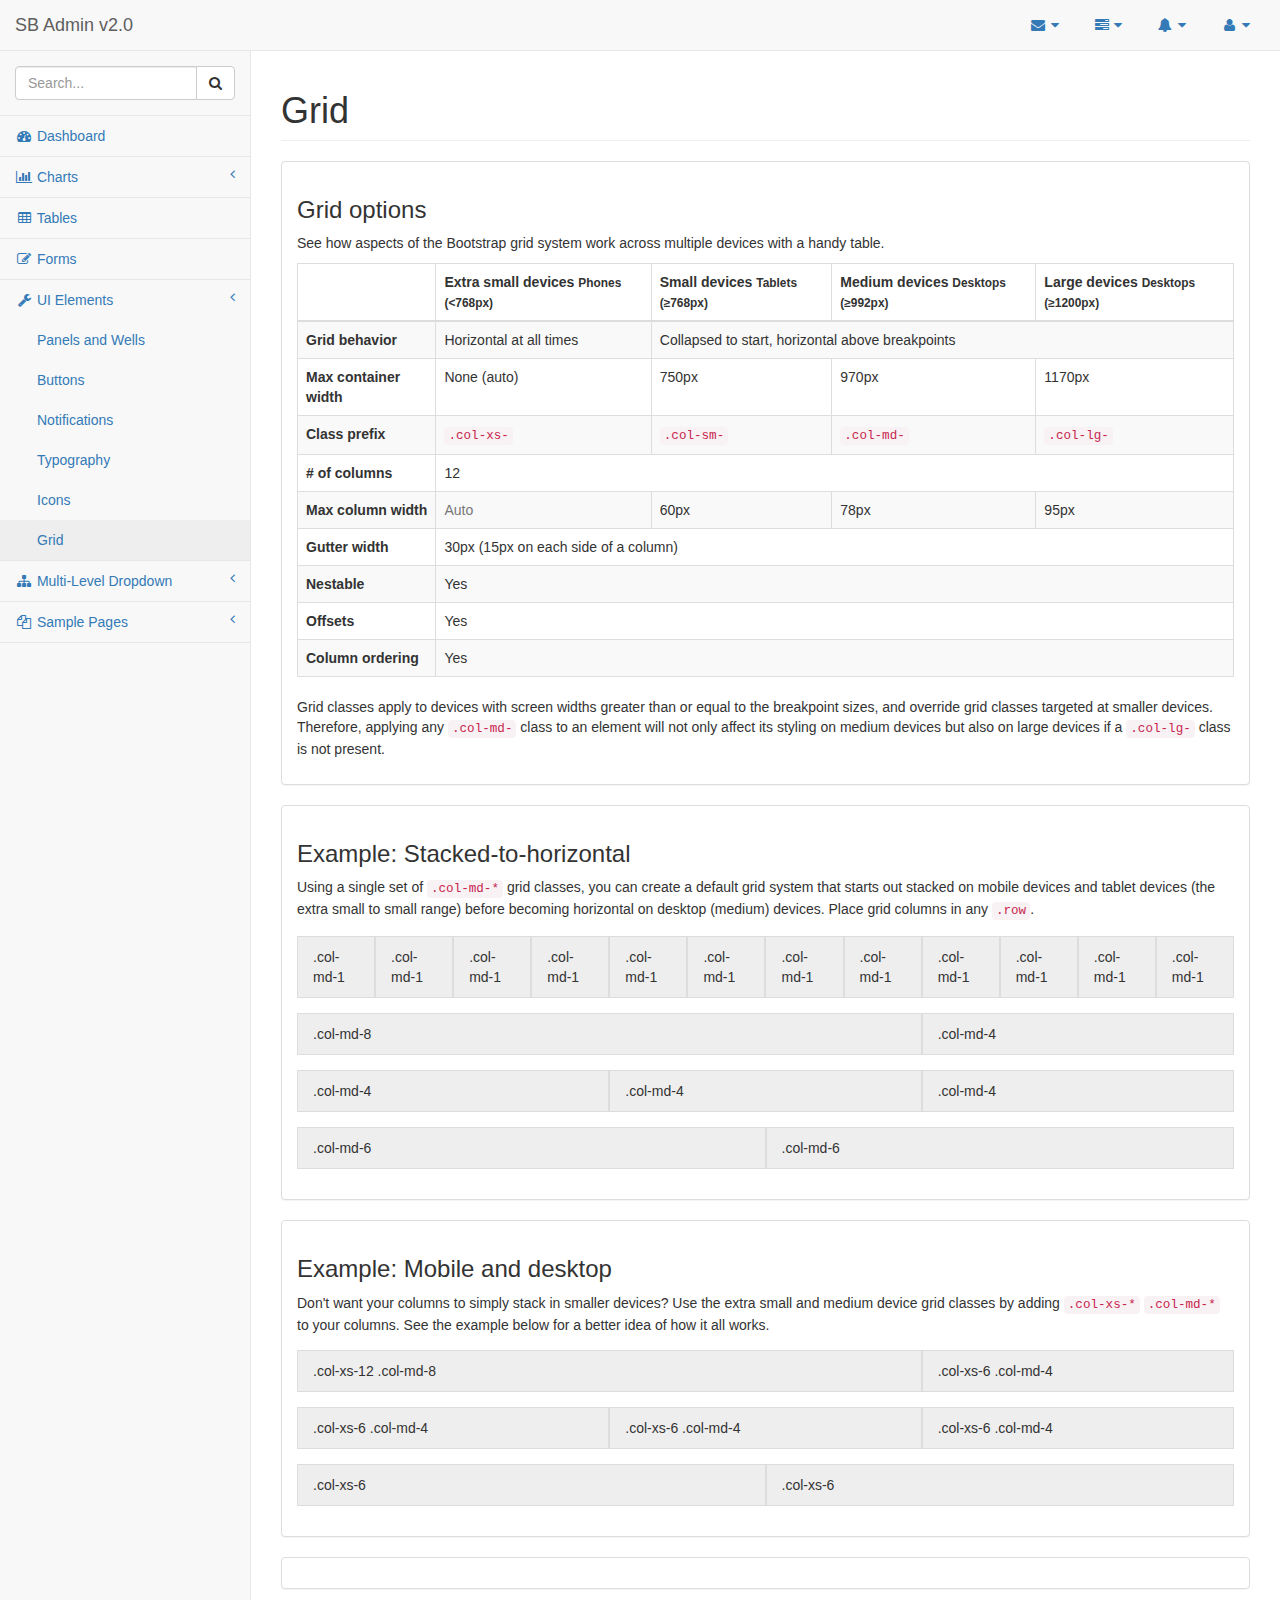
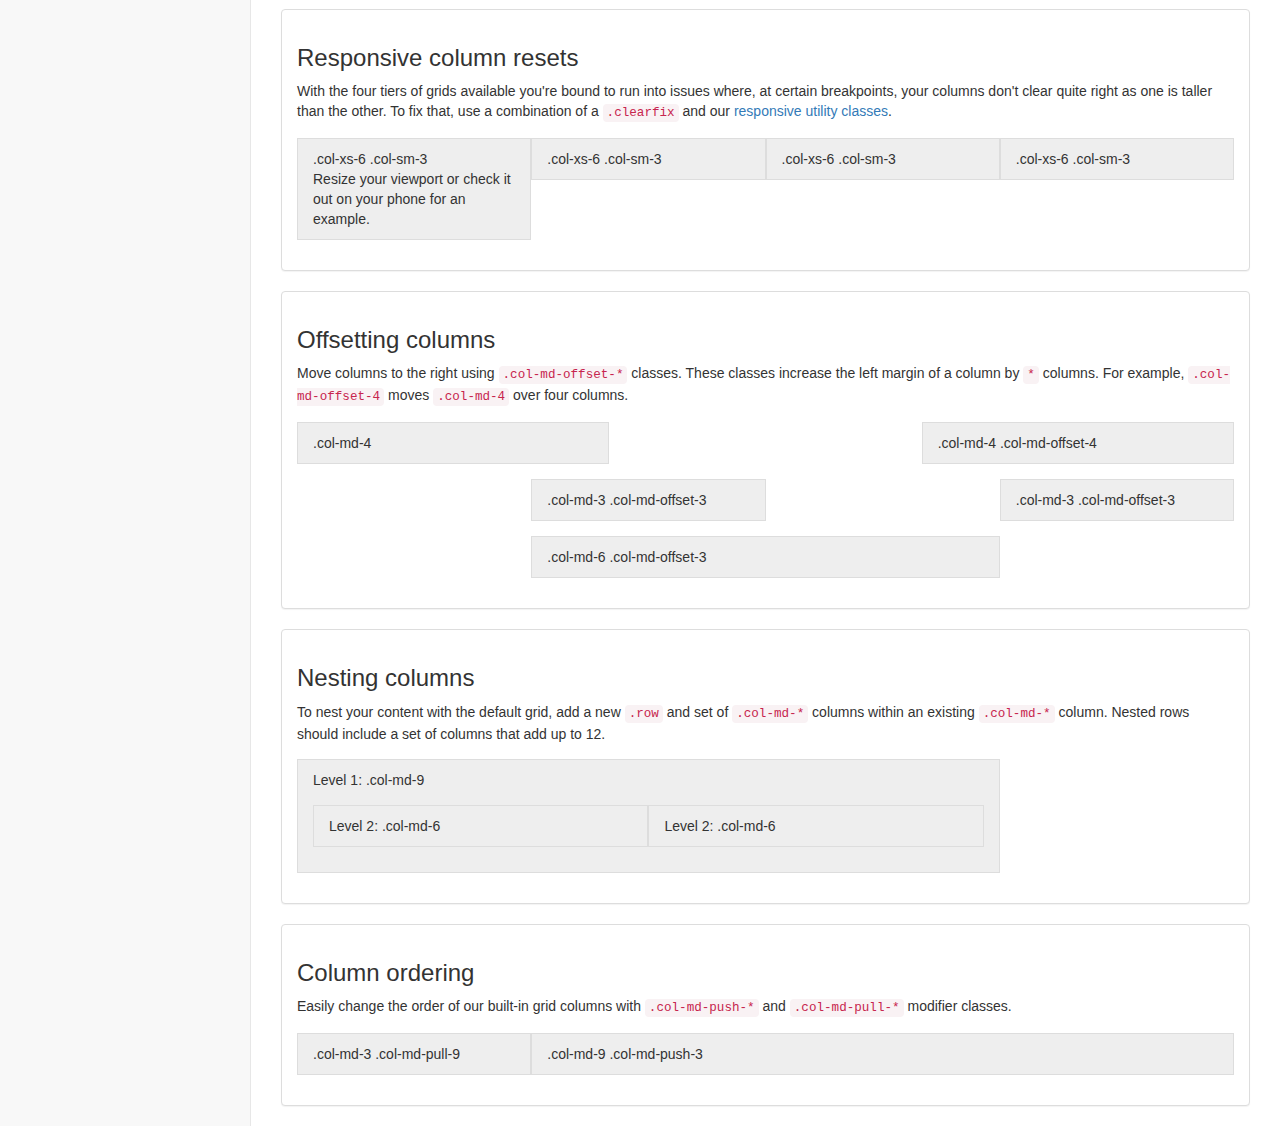
<file: pages/grid.html>
<!DOCTYPE html>
<html lang="en">

<head>

    <meta charset="utf-8">
    <meta http-equiv="X-UA-Compatible" content="IE=edge">
    <meta name="viewport" content="width=device-width, initial-scale=1">
    <meta name="description" content="">
    <meta name="author" content="">

    <title>SB Admin 2 - Bootstrap Admin Theme</title>

    <!-- Bootstrap Core CSS -->
    <link href="../vendor/bootstrap/css/bootstrap.min.css" rel="stylesheet">

    <!-- MetisMenu CSS -->
    <link href="../vendor/metisMenu/metisMenu.min.css" rel="stylesheet">

    <!-- Custom CSS -->
    <link href="../dist/css/sb-admin-2.css" rel="stylesheet">

    <!-- Custom Fonts -->
    <link href="../vendor/font-awesome/css/font-awesome.min.css" rel="stylesheet" type="text/css">

    <!-- HTML5 Shim and Respond.js IE8 support of HTML5 elements and media queries -->
    <!-- WARNING: Respond.js doesn't work if you view the page via file:// -->
    <!--[if lt IE 9]>
        <script src="https://oss.maxcdn.com/libs/html5shiv/3.7.0/html5shiv.js"></script>
        <script src="https://oss.maxcdn.com/libs/respond.js/1.4.2/respond.min.js"></script>
    <![endif]-->

</head>

<body>

    <div id="wrapper">

        <!-- Navigation -->
        <nav class="navbar navbar-default navbar-static-top" role="navigation" style="margin-bottom: 0">
            <div class="navbar-header">
                <button type="button" class="navbar-toggle" data-toggle="collapse" data-target=".navbar-collapse">
                    <span class="sr-only">Toggle navigation</span>
                    <span class="icon-bar"></span>
                    <span class="icon-bar"></span>
                    <span class="icon-bar"></span>
                </button>
                <a class="navbar-brand" href="index.html">SB Admin v2.0</a>
            </div>
            <!-- /.navbar-header -->

            <ul class="nav navbar-top-links navbar-right">
                <li class="dropdown">
                    <a class="dropdown-toggle" data-toggle="dropdown" href="#">
                        <i class="fa fa-envelope fa-fw"></i> <i class="fa fa-caret-down"></i>
                    </a>
                    <ul class="dropdown-menu dropdown-messages">
                        <li>
                            <a href="#">
                                <div>
                                    <strong>John Smith</strong>
                                    <span class="pull-right text-muted">
                                        <em>Yesterday</em>
                                    </span>
                                </div>
                                <div>Lorem ipsum dolor sit amet, consectetur adipiscing elit. Pellentesque eleifend...</div>
                            </a>
                        </li>
                        <li class="divider"></li>
                        <li>
                            <a href="#">
                                <div>
                                    <strong>John Smith</strong>
                                    <span class="pull-right text-muted">
                                        <em>Yesterday</em>
                                    </span>
                                </div>
                                <div>Lorem ipsum dolor sit amet, consectetur adipiscing elit. Pellentesque eleifend...</div>
                            </a>
                        </li>
                        <li class="divider"></li>
                        <li>
                            <a href="#">
                                <div>
                                    <strong>John Smith</strong>
                                    <span class="pull-right text-muted">
                                        <em>Yesterday</em>
                                    </span>
                                </div>
                                <div>Lorem ipsum dolor sit amet, consectetur adipiscing elit. Pellentesque eleifend...</div>
                            </a>
                        </li>
                        <li class="divider"></li>
                        <li>
                            <a class="text-center" href="#">
                                <strong>Read All Messages</strong>
                                <i class="fa fa-angle-right"></i>
                            </a>
                        </li>
                    </ul>
                    <!-- /.dropdown-messages -->
                </li>
                <!-- /.dropdown -->
                <li class="dropdown">
                    <a class="dropdown-toggle" data-toggle="dropdown" href="#">
                        <i class="fa fa-tasks fa-fw"></i> <i class="fa fa-caret-down"></i>
                    </a>
                    <ul class="dropdown-menu dropdown-tasks">
                        <li>
                            <a href="#">
                                <div>
                                    <p>
                                        <strong>Task 1</strong>
                                        <span class="pull-right text-muted">40% Complete</span>
                                    </p>
                                    <div class="progress progress-striped active">
                                        <div class="progress-bar progress-bar-success" role="progressbar" aria-valuenow="40" aria-valuemin="0" aria-valuemax="100" style="width: 40%">
                                            <span class="sr-only">40% Complete (success)</span>
                                        </div>
                                    </div>
                                </div>
                            </a>
                        </li>
                        <li class="divider"></li>
                        <li>
                            <a href="#">
                                <div>
                                    <p>
                                        <strong>Task 2</strong>
                                        <span class="pull-right text-muted">20% Complete</span>
                                    </p>
                                    <div class="progress progress-striped active">
                                        <div class="progress-bar progress-bar-info" role="progressbar" aria-valuenow="20" aria-valuemin="0" aria-valuemax="100" style="width: 20%">
                                            <span class="sr-only">20% Complete</span>
                                        </div>
                                    </div>
                                </div>
                            </a>
                        </li>
                        <li class="divider"></li>
                        <li>
                            <a href="#">
                                <div>
                                    <p>
                                        <strong>Task 3</strong>
                                        <span class="pull-right text-muted">60% Complete</span>
                                    </p>
                                    <div class="progress progress-striped active">
                                        <div class="progress-bar progress-bar-warning" role="progressbar" aria-valuenow="60" aria-valuemin="0" aria-valuemax="100" style="width: 60%">
                                            <span class="sr-only">60% Complete (warning)</span>
                                        </div>
                                    </div>
                                </div>
                            </a>
                        </li>
                        <li class="divider"></li>
                        <li>
                            <a href="#">
                                <div>
                                    <p>
                                        <strong>Task 4</strong>
                                        <span class="pull-right text-muted">80% Complete</span>
                                    </p>
                                    <div class="progress progress-striped active">
                                        <div class="progress-bar progress-bar-danger" role="progressbar" aria-valuenow="80" aria-valuemin="0" aria-valuemax="100" style="width: 80%">
                                            <span class="sr-only">80% Complete (danger)</span>
                                        </div>
                                    </div>
                                </div>
                            </a>
                        </li>
                        <li class="divider"></li>
                        <li>
                            <a class="text-center" href="#">
                                <strong>See All Tasks</strong>
                                <i class="fa fa-angle-right"></i>
                            </a>
                        </li>
                    </ul>
                    <!-- /.dropdown-tasks -->
                </li>
                <!-- /.dropdown -->
                <li class="dropdown">
                    <a class="dropdown-toggle" data-toggle="dropdown" href="#">
                        <i class="fa fa-bell fa-fw"></i> <i class="fa fa-caret-down"></i>
                    </a>
                    <ul class="dropdown-menu dropdown-alerts">
                        <li>
                            <a href="#">
                                <div>
                                    <i class="fa fa-comment fa-fw"></i> New Comment
                                    <span class="pull-right text-muted small">4 minutes ago</span>
                                </div>
                            </a>
                        </li>
                        <li class="divider"></li>
                        <li>
                            <a href="#">
                                <div>
                                    <i class="fa fa-twitter fa-fw"></i> 3 New Followers
                                    <span class="pull-right text-muted small">12 minutes ago</span>
                                </div>
                            </a>
                        </li>
                        <li class="divider"></li>
                        <li>
                            <a href="#">
                                <div>
                                    <i class="fa fa-envelope fa-fw"></i> Message Sent
                                    <span class="pull-right text-muted small">4 minutes ago</span>
                                </div>
                            </a>
                        </li>
                        <li class="divider"></li>
                        <li>
                            <a href="#">
                                <div>
                                    <i class="fa fa-tasks fa-fw"></i> New Task
                                    <span class="pull-right text-muted small">4 minutes ago</span>
                                </div>
                            </a>
                        </li>
                        <li class="divider"></li>
                        <li>
                            <a href="#">
                                <div>
                                    <i class="fa fa-upload fa-fw"></i> Server Rebooted
                                    <span class="pull-right text-muted small">4 minutes ago</span>
                                </div>
                            </a>
                        </li>
                        <li class="divider"></li>
                        <li>
                            <a class="text-center" href="#">
                                <strong>See All Alerts</strong>
                                <i class="fa fa-angle-right"></i>
                            </a>
                        </li>
                    </ul>
                    <!-- /.dropdown-alerts -->
                </li>
                <!-- /.dropdown -->
                <li class="dropdown">
                    <a class="dropdown-toggle" data-toggle="dropdown" href="#">
                        <i class="fa fa-user fa-fw"></i> <i class="fa fa-caret-down"></i>
                    </a>
                    <ul class="dropdown-menu dropdown-user">
                        <li><a href="#"><i class="fa fa-user fa-fw"></i> User Profile</a>
                        </li>
                        <li><a href="#"><i class="fa fa-gear fa-fw"></i> Settings</a>
                        </li>
                        <li class="divider"></li>
                        <li><a href="login.html"><i class="fa fa-sign-out fa-fw"></i> Logout</a>
                        </li>
                    </ul>
                    <!-- /.dropdown-user -->
                </li>
                <!-- /.dropdown -->
            </ul>
            <!-- /.navbar-top-links -->

            <div class="navbar-default sidebar" role="navigation">
                <div class="sidebar-nav navbar-collapse">
                    <ul class="nav" id="side-menu">
                        <li class="sidebar-search">
                            <div class="input-group custom-search-form">
                                <input type="text" class="form-control" placeholder="Search...">
                                <span class="input-group-btn">
                                <button class="btn btn-default" type="button">
                                    <i class="fa fa-search"></i>
                                </button>
                            </span>
                            </div>
                            <!-- /input-group -->
                        </li>
                        <li>
                            <a href="index.html"><i class="fa fa-dashboard fa-fw"></i> Dashboard</a>
                        </li>
                        <li>
                            <a href="#"><i class="fa fa-bar-chart-o fa-fw"></i> Charts<span class="fa arrow"></span></a>
                            <ul class="nav nav-second-level">
                                <li>
                                    <a href="flot.html">Flot Charts</a>
                                </li>
                                <li>
                                    <a href="morris.html">Morris.js Charts</a>
                                </li>
                            </ul>
                            <!-- /.nav-second-level -->
                        </li>
                        <li>
                            <a href="tables.html"><i class="fa fa-table fa-fw"></i> Tables</a>
                        </li>
                        <li>
                            <a href="forms.html"><i class="fa fa-edit fa-fw"></i> Forms</a>
                        </li>
                        <li>
                            <a href="#"><i class="fa fa-wrench fa-fw"></i> UI Elements<span class="fa arrow"></span></a>
                            <ul class="nav nav-second-level">
                                <li>
                                    <a href="panels-wells.html">Panels and Wells</a>
                                </li>
                                <li>
                                    <a href="buttons.html">Buttons</a>
                                </li>
                                <li>
                                    <a href="notifications.html">Notifications</a>
                                </li>
                                <li>
                                    <a href="typography.html">Typography</a>
                                </li>
                                <li>
                                    <a href="icons.html"> Icons</a>
                                </li>
                                <li>
                                    <a href="grid.html">Grid</a>
                                </li>
                            </ul>
                            <!-- /.nav-second-level -->
                        </li>
                        <li>
                            <a href="#"><i class="fa fa-sitemap fa-fw"></i> Multi-Level Dropdown<span class="fa arrow"></span></a>
                            <ul class="nav nav-second-level">
                                <li>
                                    <a href="#">Second Level Item</a>
                                </li>
                                <li>
                                    <a href="#">Second Level Item</a>
                                </li>
                                <li>
                                    <a href="#">Third Level <span class="fa arrow"></span></a>
                                    <ul class="nav nav-third-level">
                                        <li>
                                            <a href="#">Third Level Item</a>
                                        </li>
                                        <li>
                                            <a href="#">Third Level Item</a>
                                        </li>
                                        <li>
                                            <a href="#">Third Level Item</a>
                                        </li>
                                        <li>
                                            <a href="#">Third Level Item</a>
                                        </li>
                                    </ul>
                                    <!-- /.nav-third-level -->
                                </li>
                            </ul>
                            <!-- /.nav-second-level -->
                        </li>
                        <li>
                            <a href="#"><i class="fa fa-files-o fa-fw"></i> Sample Pages<span class="fa arrow"></span></a>
                            <ul class="nav nav-second-level">
                                <li>
                                    <a href="blank.html">Blank Page</a>
                                </li>
                                <li>
                                    <a href="login.html">Login Page</a>
                                </li>
                            </ul>
                            <!-- /.nav-second-level -->
                        </li>
                    </ul>
                </div>
                <!-- /.sidebar-collapse -->
            </div>
            <!-- /.navbar-static-side -->
        </nav>

        <div id="page-wrapper">
            <div class="row">
                <div class="col-lg-12">
                    <h1 class="page-header">Grid</h1>
                </div>
                <!-- /.col-lg-12 -->
            </div>
            <!-- /.row -->
            <div class="row">
                <div class="col-lg-12">
                    <div class="panel panel-default">
                        <div class="panel-body">
                            <h3>Grid options</h3>
                            <p>See how aspects of the Bootstrap grid system work across multiple devices with a handy table.</p>
                            <div class="table-responsive">
                                <table class="table table-bordered table-striped">
                                    <thead>
                                        <tr>
                                            <th></th>
                                            <th>
                                                Extra small devices
                                                <small>Phones (&lt;768px)</small>
                                            </th>
                                            <th>
                                                Small devices
                                                <small>Tablets (&ge;768px)</small>
                                            </th>
                                            <th>
                                                Medium devices
                                                <small>Desktops (&ge;992px)</small>
                                            </th>
                                            <th>
                                                Large devices
                                                <small>Desktops (&ge;1200px)</small>
                                            </th>
                                        </tr>
                                    </thead>
                                    <tbody>
                                        <tr>
                                            <th>Grid behavior</th>
                                            <td>Horizontal at all times</td>
                                            <td colspan="3">Collapsed to start, horizontal above breakpoints</td>
                                        </tr>
                                        <tr>
                                            <th>Max container width</th>
                                            <td>None (auto)</td>
                                            <td>750px</td>
                                            <td>970px</td>
                                            <td>1170px</td>
                                        </tr>
                                        <tr>
                                            <th>Class prefix</th>
                                            <td>
                                                <code>.col-xs-</code>
                                            </td>
                                            <td>
                                                <code>.col-sm-</code>
                                            </td>
                                            <td>
                                                <code>.col-md-</code>
                                            </td>
                                            <td>
                                                <code>.col-lg-</code>
                                            </td>
                                        </tr>
                                        <tr>
                                            <th># of columns</th>
                                            <td colspan="4">12</td>
                                        </tr>
                                        <tr>
                                            <th>Max column width</th>
                                            <td class="text-muted">Auto</td>
                                            <td>60px</td>
                                            <td>78px</td>
                                            <td>95px</td>
                                        </tr>
                                        <tr>
                                            <th>Gutter width</th>
                                            <td colspan="4">30px (15px on each side of a column)</td>
                                        </tr>
                                        <tr>
                                            <th>Nestable</th>
                                            <td colspan="4">Yes</td>
                                        </tr>
                                        <tr>
                                            <th>Offsets</th>
                                            <td colspan="4">Yes</td>
                                        </tr>
                                        <tr>
                                            <th>Column ordering</th>
                                            <td colspan="4">Yes</td>
                                        </tr>
                                    </tbody>
                                </table>
                            </div>
                            <p>Grid classes apply to devices with screen widths greater than or equal to the breakpoint sizes, and override grid classes targeted at smaller devices. Therefore, applying any
                                <code>.col-md-</code> class to an element will not only affect its styling on medium devices but also on large devices if a
                                <code>.col-lg-</code> class is not present.</p>
                        </div>
                    </div>
                </div>
                <!-- /.col-lg-12 -->
            </div>
            <!-- /.row -->

            <div class="row">
                <div class="col-lg-12">
                    <div class="panel panel-default">
                        <div class="panel-body">
                            <h3>Example: Stacked-to-horizontal</h3>
                            <p>Using a single set of
                                <code>.col-md-*</code> grid classes, you can create a default grid system that starts out stacked on mobile devices and tablet devices (the extra small to small range) before becoming horizontal on desktop (medium) devices. Place grid columns in any
                                <code>.row</code>.</p>
                            <div class="row show-grid">
                                <div class="col-md-1">.col-md-1</div>
                                <div class="col-md-1">.col-md-1</div>
                                <div class="col-md-1">.col-md-1</div>
                                <div class="col-md-1">.col-md-1</div>
                                <div class="col-md-1">.col-md-1</div>
                                <div class="col-md-1">.col-md-1</div>
                                <div class="col-md-1">.col-md-1</div>
                                <div class="col-md-1">.col-md-1</div>
                                <div class="col-md-1">.col-md-1</div>
                                <div class="col-md-1">.col-md-1</div>
                                <div class="col-md-1">.col-md-1</div>
                                <div class="col-md-1">.col-md-1</div>
                            </div>
                            <div class="row show-grid">
                                <div class="col-md-8">.col-md-8</div>
                                <div class="col-md-4">.col-md-4</div>
                            </div>
                            <div class="row show-grid">
                                <div class="col-md-4">.col-md-4</div>
                                <div class="col-md-4">.col-md-4</div>
                                <div class="col-md-4">.col-md-4</div>
                            </div>
                            <div class="row show-grid">
                                <div class="col-md-6">.col-md-6</div>
                                <div class="col-md-6">.col-md-6</div>
                            </div>
                        </div>
                    </div>
                </div>
                <!-- /.col-lg-12 -->
            </div>
            <!-- /.row -->

            <div class="row">
                <div class="col-lg-12">
                    <div class="panel panel-default">
                        <div class="panel-body">
                            <h3>Example: Mobile and desktop</h3>
                            <p>Don't want your columns to simply stack in smaller devices? Use the extra small and medium device grid classes by adding
                                <code>.col-xs-*</code>
                                <code>.col-md-*</code> to your columns. See the example below for a better idea of how it all works.</p>
                            <div class="row show-grid">
                                <div class="col-xs-12 col-md-8">.col-xs-12 .col-md-8</div>
                                <div class="col-xs-6 col-md-4">.col-xs-6 .col-md-4</div>
                            </div>
                            <div class="row show-grid">
                                <div class="col-xs-6 col-md-4">.col-xs-6 .col-md-4</div>
                                <div class="col-xs-6 col-md-4">.col-xs-6 .col-md-4</div>
                                <div class="col-xs-6 col-md-4">.col-xs-6 .col-md-4</div>
                            </div>
                            <div class="row show-grid">
                                <div class="col-xs-6">.col-xs-6</div>
                                <div class="col-xs-6">.col-xs-6</div>
                            </div>
                        </div>
                    </div>
                </div>
                <!-- /.col-lg-12 -->
            </div>
            <!-- /.row -->

            <div class="row">
                <div class="col-lg-12">
                    <div class="panel panel-default">
                        <div class="panel-body">
                          
                        </div>
                    </div>
                </div>
                <!-- /.col-lg-12 -->
            </div>
            <!-- /.row -->

            <div class="row">
                <div class="col-lg-12">
                    <div class="panel panel-default">
                        <div class="panel-body">
                            <h3 id="grid-responsive-resets">Responsive column resets</h3>
                            <p>With the four tiers of grids available you're bound to run into issues where, at certain breakpoints, your columns don't clear quite right as one is taller than the other. To fix that, use a combination of a
                                <code>.clearfix</code> and our <a href="#responsive-utilities">responsive utility classes</a>.</p>
                            <div class="row show-grid">
                                <div class="col-xs-6 col-sm-3">
                                    .col-xs-6 .col-sm-3
                                    <br>Resize your viewport or check it out on your phone for an example.
                                </div>
                                <div class="col-xs-6 col-sm-3">.col-xs-6 .col-sm-3</div>

                                <!-- Add the extra clearfix for only the required viewport -->
                                <div class="clearfix visible-xs"></div>

                                <div class="col-xs-6 col-sm-3">.col-xs-6 .col-sm-3</div>
                                <div class="col-xs-6 col-sm-3">.col-xs-6 .col-sm-3</div>
                            </div>
                        </div>
                    </div>
                </div>
                <!-- /.col-lg-12 -->
            </div>
            <!-- /.row -->

            <div class="row">
                <div class="col-lg-12">
                    <div class="panel panel-default">
                        <div class="panel-body">
                            <h3 id="grid-offsetting">Offsetting columns</h3>
                            <p>Move columns to the right using
                                <code>.col-md-offset-*</code> classes. These classes increase the left margin of a column by
                                <code>*</code> columns. For example,
                                <code>.col-md-offset-4</code> moves
                                <code>.col-md-4</code> over four columns.</p>
                            <div class="row show-grid">
                                <div class="col-md-4">.col-md-4</div>
                                <div class="col-md-4 col-md-offset-4">.col-md-4 .col-md-offset-4</div>
                            </div>
                            <div class="row show-grid">
                                <div class="col-md-3 col-md-offset-3">.col-md-3 .col-md-offset-3</div>
                                <div class="col-md-3 col-md-offset-3">.col-md-3 .col-md-offset-3</div>
                            </div>
                            <div class="row show-grid">
                                <div class="col-md-6 col-md-offset-3">.col-md-6 .col-md-offset-3</div>
                            </div>
                        </div>
                    </div>
                </div>
                <!-- /.col-lg-12 -->
            </div>
            <!-- /.row -->

            <div class="row">
                <div class="col-lg-12">
                    <div class="panel panel-default">
                        <div class="panel-body">
                            <h3 id="grid-nesting">Nesting columns</h3>
                            <p>To nest your content with the default grid, add a new
                                <code>.row</code> and set of
                                <code>.col-md-*</code> columns within an existing
                                <code>.col-md-*</code> column. Nested rows should include a set of columns that add up to 12.</p>
                            <div class="row show-grid">
                                <div class="col-md-9">
                                    Level 1: .col-md-9
                                    <div class="row show-grid">
                                        <div class="col-md-6">
                                            Level 2: .col-md-6
                                        </div>
                                        <div class="col-md-6">
                                            Level 2: .col-md-6
                                        </div>
                                    </div>
                                </div>
                            </div>
                        </div>
                    </div>
                </div>
                <!-- /.col-lg-12 -->
            </div>
            <!-- /.row -->

            <div class="row">
                <div class="col-lg-12">
                    <div class="panel panel-default">
                        <div class="panel-body">
                            <h3 id="grid-column-ordering">Column ordering</h3>
                            <p>Easily change the order of our built-in grid columns with
                                <code>.col-md-push-*</code> and
                                <code>.col-md-pull-*</code> modifier classes.</p>
                            <div class="row show-grid">
                                <div class="col-md-9 col-md-push-3">.col-md-9 .col-md-push-3</div>
                                <div class="col-md-3 col-md-pull-9">.col-md-3 .col-md-pull-9</div>
                            </div>
                        </div>
                    </div>
                </div>
                <!-- /.col-lg-12 -->
            </div>
            <!-- /.row -->

        </div>
        <!-- /#page-wrapper -->

    </div>
    <!-- /#wrapper -->

    <!-- jQuery -->
    <script src="../vendor/jquery/jquery.min.js"></script>

    <!-- Bootstrap Core JavaScript -->
    <script src="../vendor/bootstrap/js/bootstrap.min.js"></script>

    <!-- Metis Menu Plugin JavaScript -->
    <script src="../vendor/metisMenu/metisMenu.min.js"></script>

    <!-- Custom Theme JavaScript -->
    <script src="../dist/js/sb-admin-2.js"></script>

</body>

</html>
</file>
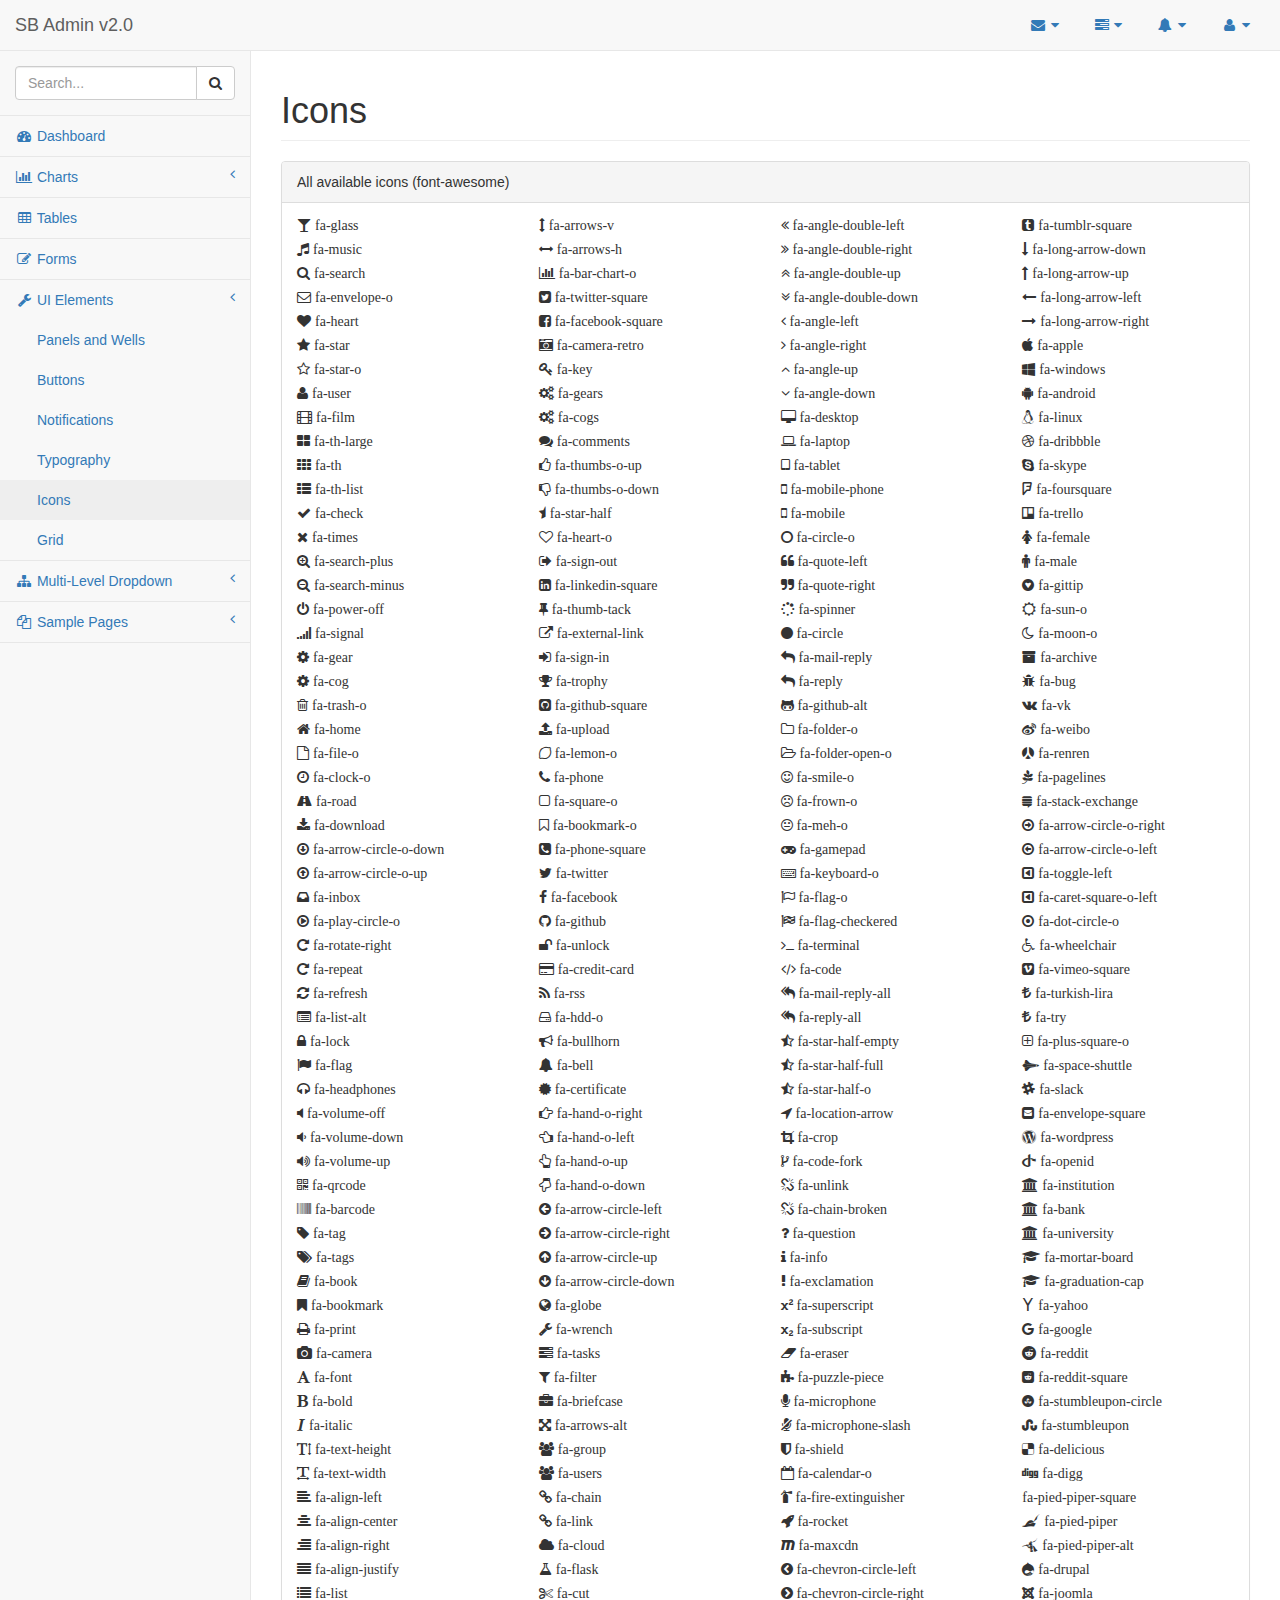
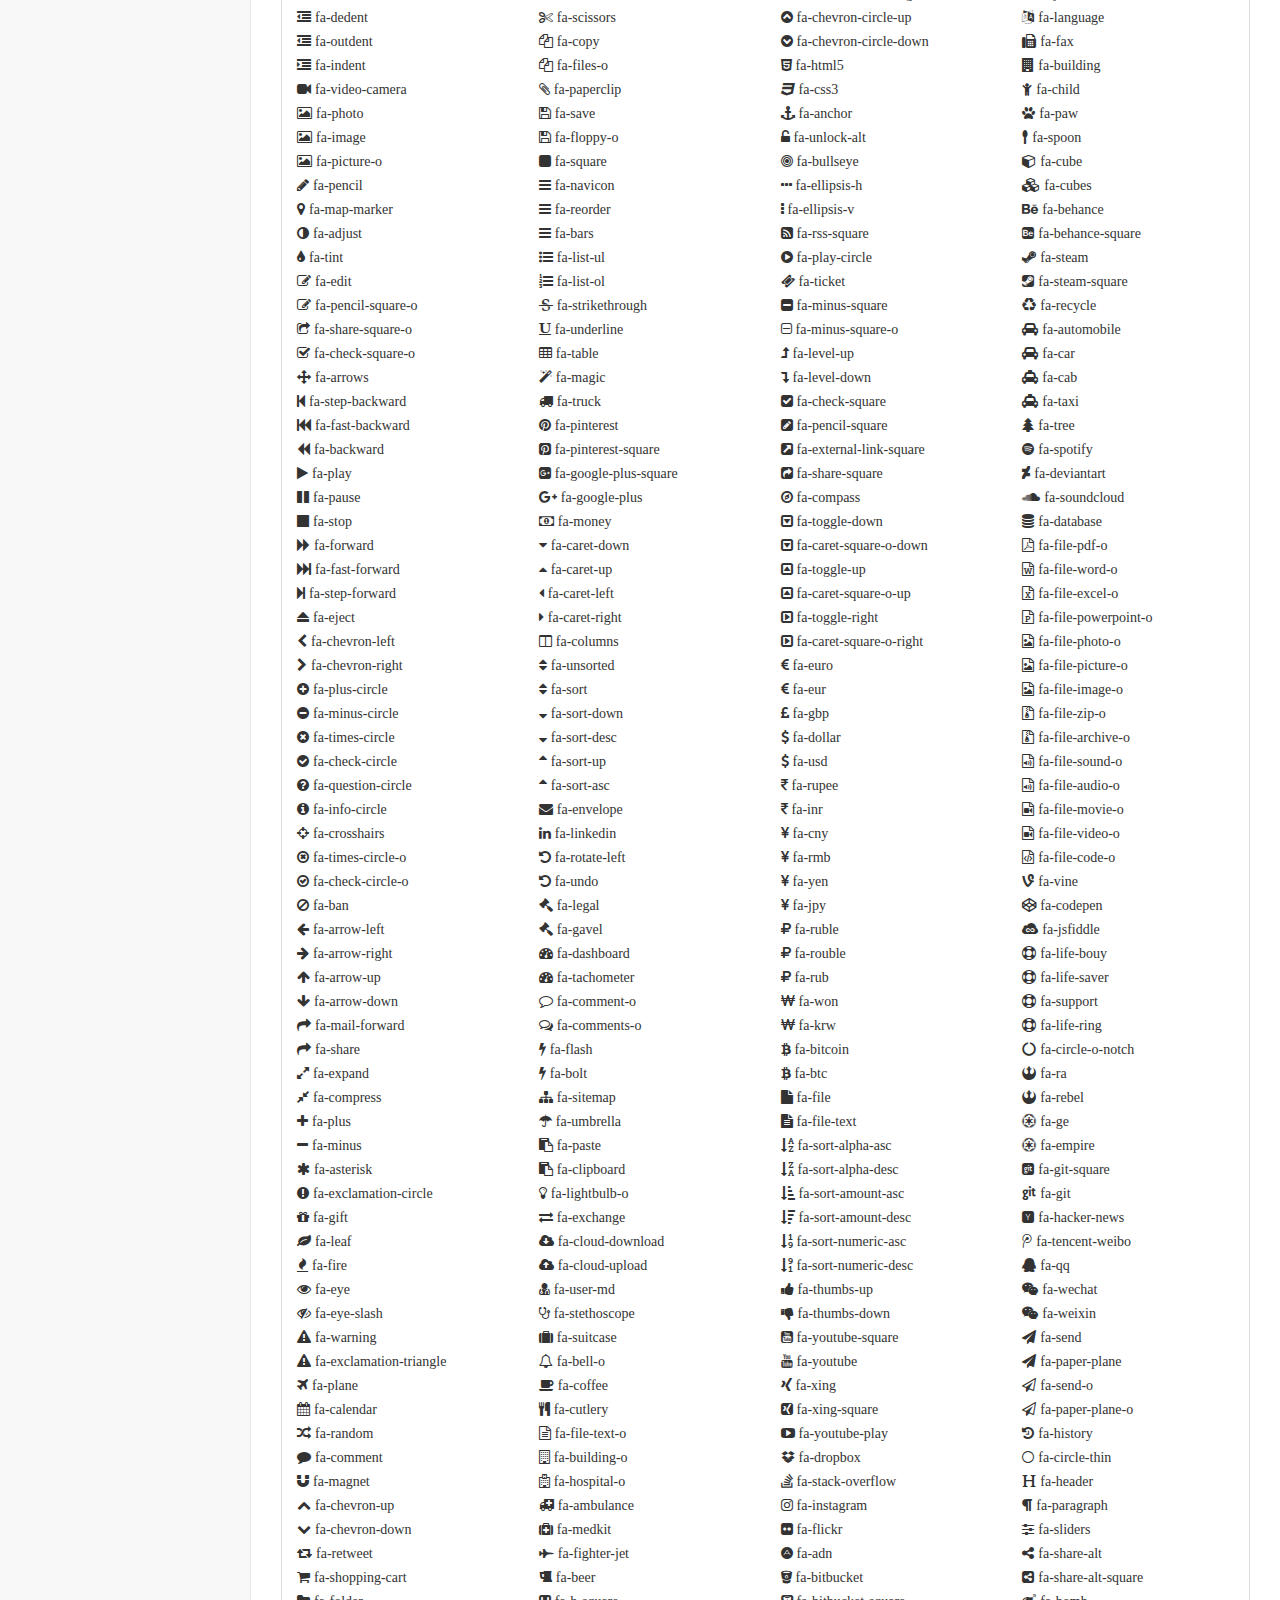
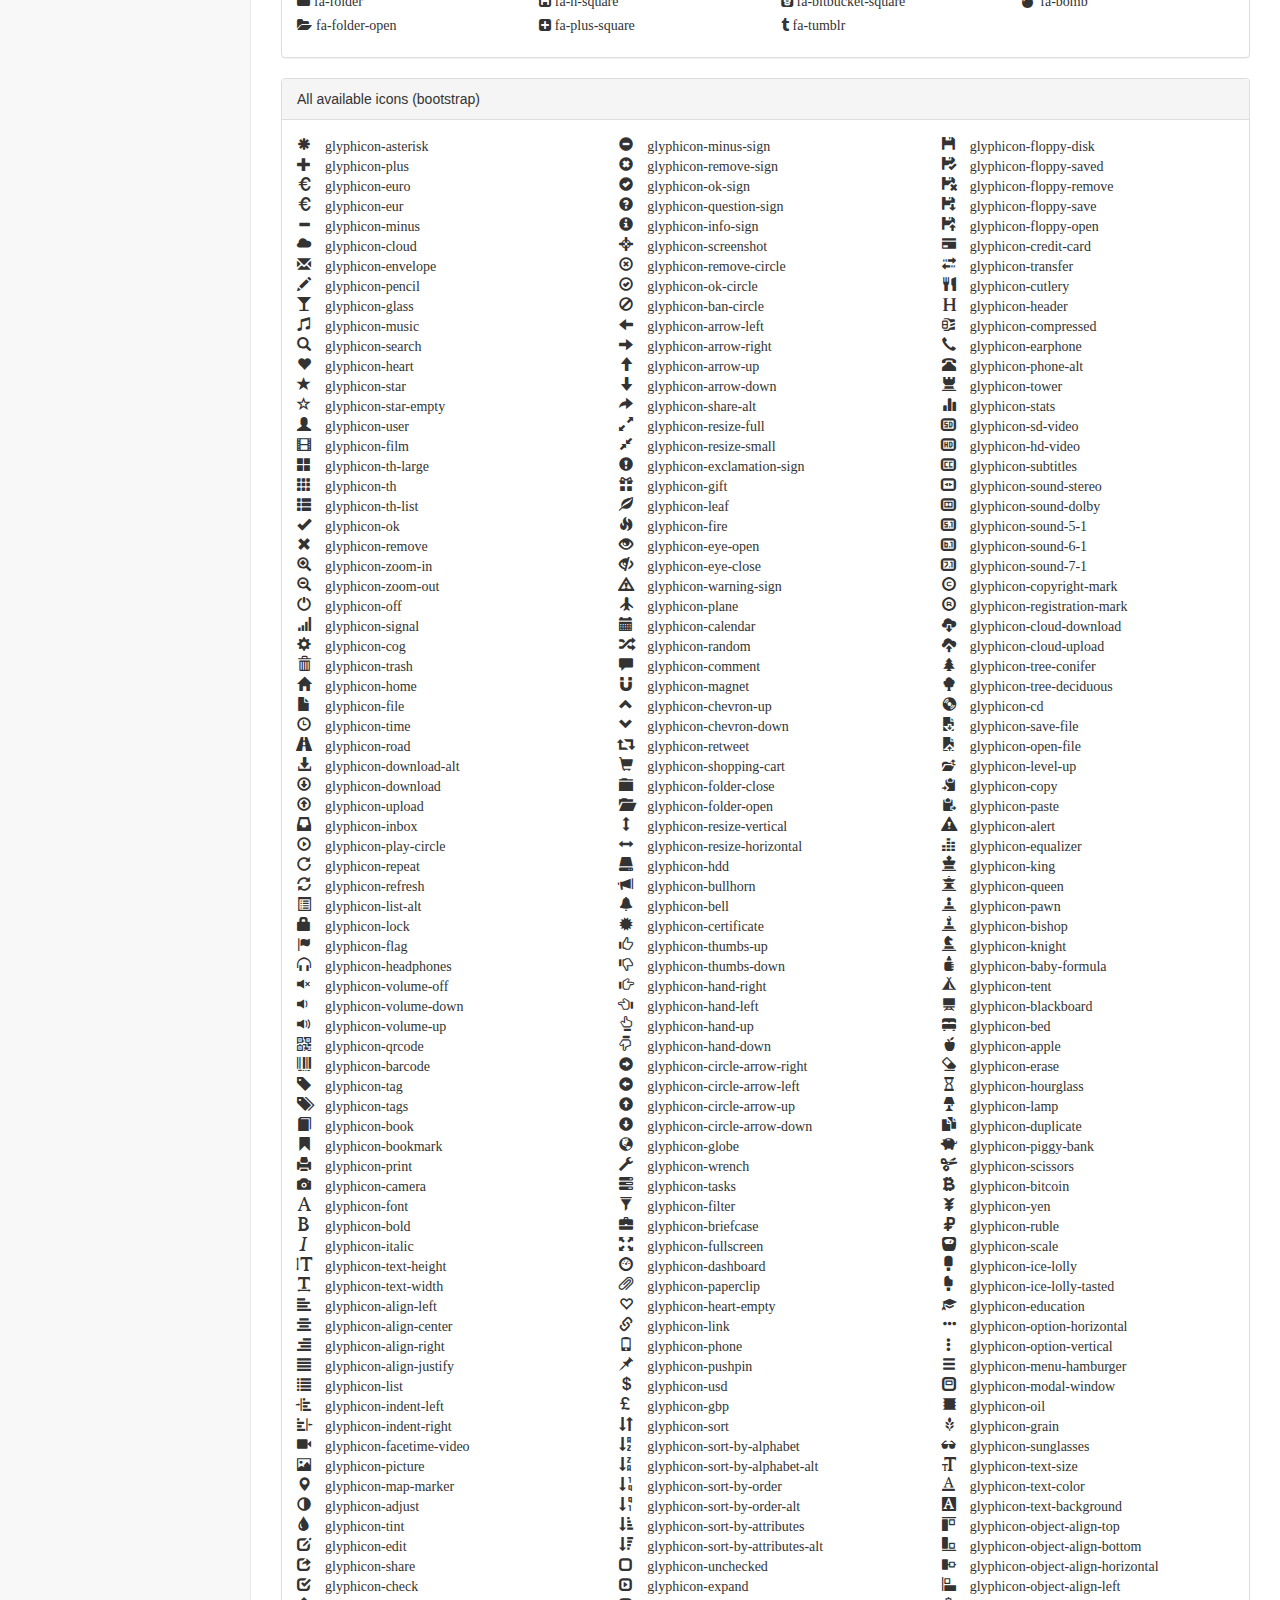
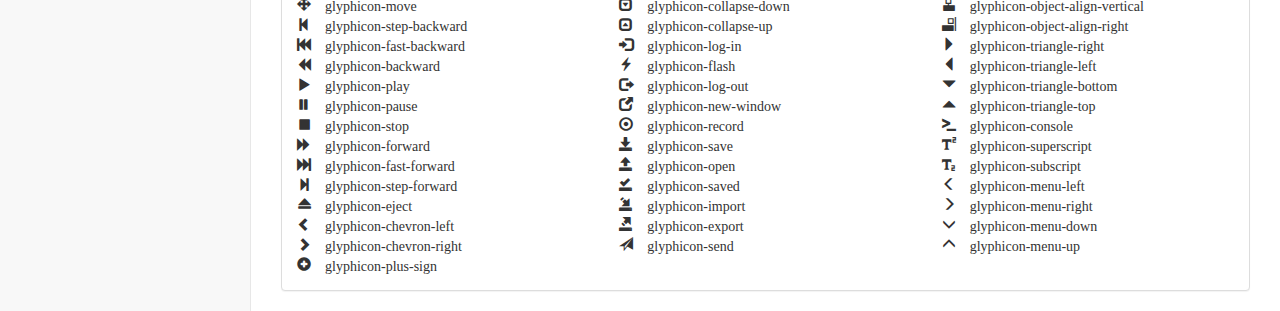
<file: pages/icons.html>
<!DOCTYPE html>
<html lang="en">

<head>

    <meta charset="utf-8">
    <meta http-equiv="X-UA-Compatible" content="IE=edge">
    <meta name="viewport" content="width=device-width, initial-scale=1">
    <meta name="description" content="">
    <meta name="author" content="">

    <title>SB Admin 2 - Bootstrap Admin Theme</title>

    <!-- Bootstrap Core CSS -->
    <link href="../vendor/bootstrap/css/bootstrap.min.css" rel="stylesheet">

    <!-- MetisMenu CSS -->
    <link href="../vendor/metisMenu/metisMenu.min.css" rel="stylesheet">

    <!-- Custom CSS -->
    <link href="../dist/css/sb-admin-2.css" rel="stylesheet">

    <!-- Custom Fonts -->
    <link href="../vendor/font-awesome/css/font-awesome.min.css" rel="stylesheet" type="text/css">

    <!-- HTML5 Shim and Respond.js IE8 support of HTML5 elements and media queries -->
    <!-- WARNING: Respond.js doesn't work if you view the page via file:// -->
    <!--[if lt IE 9]>
        <script src="https://oss.maxcdn.com/libs/html5shiv/3.7.0/html5shiv.js"></script>
        <script src="https://oss.maxcdn.com/libs/respond.js/1.4.2/respond.min.js"></script>
    <![endif]-->

</head>

<body>

    <div id="wrapper">

        <!-- Navigation -->
        <nav class="navbar navbar-default navbar-static-top" role="navigation" style="margin-bottom: 0">
            <div class="navbar-header">
                <button type="button" class="navbar-toggle" data-toggle="collapse" data-target=".navbar-collapse">
                    <span class="sr-only">Toggle navigation</span>
                    <span class="icon-bar"></span>
                    <span class="icon-bar"></span>
                    <span class="icon-bar"></span>
                </button>
                <a class="navbar-brand" href="index.html">SB Admin v2.0</a>
            </div>
            <!-- /.navbar-header -->

            <ul class="nav navbar-top-links navbar-right">
                <li class="dropdown">
                    <a class="dropdown-toggle" data-toggle="dropdown" href="#">
                        <i class="fa fa-envelope fa-fw"></i> <i class="fa fa-caret-down"></i>
                    </a>
                    <ul class="dropdown-menu dropdown-messages">
                        <li>
                            <a href="#">
                                <div>
                                    <strong>John Smith</strong>
                                    <span class="pull-right text-muted">
                                            <em>Yesterday</em>
                                        </span>
                                </div>
                                <div>Lorem ipsum dolor sit amet, consectetur adipiscing elit. Pellentesque eleifend...</div>
                            </a>
                        </li>
                        <li class="divider"></li>
                        <li>
                            <a href="#">
                                <div>
                                    <strong>John Smith</strong>
                                    <span class="pull-right text-muted">
                                            <em>Yesterday</em>
                                        </span>
                                </div>
                                <div>Lorem ipsum dolor sit amet, consectetur adipiscing elit. Pellentesque eleifend...</div>
                            </a>
                        </li>
                        <li class="divider"></li>
                        <li>
                            <a href="#">
                                <div>
                                    <strong>John Smith</strong>
                                    <span class="pull-right text-muted">
                                            <em>Yesterday</em>
                                        </span>
                                </div>
                                <div>Lorem ipsum dolor sit amet, consectetur adipiscing elit. Pellentesque eleifend...</div>
                            </a>
                        </li>
                        <li class="divider"></li>
                        <li>
                            <a class="text-center" href="#">
                                <strong>Read All Messages</strong>
                                <i class="fa fa-angle-right"></i>
                            </a>
                        </li>
                    </ul>
                    <!-- /.dropdown-messages -->
                </li>
                <!-- /.dropdown -->
                <li class="dropdown">
                    <a class="dropdown-toggle" data-toggle="dropdown" href="#">
                        <i class="fa fa-tasks fa-fw"></i> <i class="fa fa-caret-down"></i>
                    </a>
                    <ul class="dropdown-menu dropdown-tasks">
                        <li>
                            <a href="#">
                                <div>
                                    <p>
                                        <strong>Task 1</strong>
                                        <span class="pull-right text-muted">40% Complete</span>
                                    </p>
                                    <div class="progress progress-striped active">
                                        <div class="progress-bar progress-bar-success" role="progressbar" aria-valuenow="40" aria-valuemin="0" aria-valuemax="100" style="width: 40%">
                                            <span class="sr-only">40% Complete (success)</span>
                                        </div>
                                    </div>
                                </div>
                            </a>
                        </li>
                        <li class="divider"></li>
                        <li>
                            <a href="#">
                                <div>
                                    <p>
                                        <strong>Task 2</strong>
                                        <span class="pull-right text-muted">20% Complete</span>
                                    </p>
                                    <div class="progress progress-striped active">
                                        <div class="progress-bar progress-bar-info" role="progressbar" aria-valuenow="20" aria-valuemin="0" aria-valuemax="100" style="width: 20%">
                                            <span class="sr-only">20% Complete</span>
                                        </div>
                                    </div>
                                </div>
                            </a>
                        </li>
                        <li class="divider"></li>
                        <li>
                            <a href="#">
                                <div>
                                    <p>
                                        <strong>Task 3</strong>
                                        <span class="pull-right text-muted">60% Complete</span>
                                    </p>
                                    <div class="progress progress-striped active">
                                        <div class="progress-bar progress-bar-warning" role="progressbar" aria-valuenow="60" aria-valuemin="0" aria-valuemax="100" style="width: 60%">
                                            <span class="sr-only">60% Complete (warning)</span>
                                        </div>
                                    </div>
                                </div>
                            </a>
                        </li>
                        <li class="divider"></li>
                        <li>
                            <a href="#">
                                <div>
                                    <p>
                                        <strong>Task 4</strong>
                                        <span class="pull-right text-muted">80% Complete</span>
                                    </p>
                                    <div class="progress progress-striped active">
                                        <div class="progress-bar progress-bar-danger" role="progressbar" aria-valuenow="80" aria-valuemin="0" aria-valuemax="100" style="width: 80%">
                                            <span class="sr-only">80% Complete (danger)</span>
                                        </div>
                                    </div>
                                </div>
                            </a>
                        </li>
                        <li class="divider"></li>
                        <li>
                            <a class="text-center" href="#">
                                <strong>See All Tasks</strong>
                                <i class="fa fa-angle-right"></i>
                            </a>
                        </li>
                    </ul>
                    <!-- /.dropdown-tasks -->
                </li>
                <!-- /.dropdown -->
                <li class="dropdown">
                    <a class="dropdown-toggle" data-toggle="dropdown" href="#">
                        <i class="fa fa-bell fa-fw"></i> <i class="fa fa-caret-down"></i>
                    </a>
                    <ul class="dropdown-menu dropdown-alerts">
                        <li>
                            <a href="#">
                                <div>
                                    <i class="fa fa-comment fa-fw"></i> New Comment
                                    <span class="pull-right text-muted small">4 minutes ago</span>
                                </div>
                            </a>
                        </li>
                        <li class="divider"></li>
                        <li>
                            <a href="#">
                                <div>
                                    <i class="fa fa-twitter fa-fw"></i> 3 New Followers
                                    <span class="pull-right text-muted small">12 minutes ago</span>
                                </div>
                            </a>
                        </li>
                        <li class="divider"></li>
                        <li>
                            <a href="#">
                                <div>
                                    <i class="fa fa-envelope fa-fw"></i> Message Sent
                                    <span class="pull-right text-muted small">4 minutes ago</span>
                                </div>
                            </a>
                        </li>
                        <li class="divider"></li>
                        <li>
                            <a href="#">
                                <div>
                                    <i class="fa fa-tasks fa-fw"></i> New Task
                                    <span class="pull-right text-muted small">4 minutes ago</span>
                                </div>
                            </a>
                        </li>
                        <li class="divider"></li>
                        <li>
                            <a href="#">
                                <div>
                                    <i class="fa fa-upload fa-fw"></i> Server Rebooted
                                    <span class="pull-right text-muted small">4 minutes ago</span>
                                </div>
                            </a>
                        </li>
                        <li class="divider"></li>
                        <li>
                            <a class="text-center" href="#">
                                <strong>See All Alerts</strong>
                                <i class="fa fa-angle-right"></i>
                            </a>
                        </li>
                    </ul>
                    <!-- /.dropdown-alerts -->
                </li>
                <!-- /.dropdown -->
                <li class="dropdown">
                    <a class="dropdown-toggle" data-toggle="dropdown" href="#">
                        <i class="fa fa-user fa-fw"></i> <i class="fa fa-caret-down"></i>
                    </a>
                    <ul class="dropdown-menu dropdown-user">
                        <li><a href="#"><i class="fa fa-user fa-fw"></i> User Profile</a>
                        </li>
                        <li><a href="#"><i class="fa fa-gear fa-fw"></i> Settings</a>
                        </li>
                        <li class="divider"></li>
                        <li><a href="login.html"><i class="fa fa-sign-out fa-fw"></i> Logout</a>
                        </li>
                    </ul>
                    <!-- /.dropdown-user -->
                </li>
                <!-- /.dropdown -->
            </ul>
            <!-- /.navbar-top-links -->

            <div class="navbar-default sidebar" role="navigation">
                <div class="sidebar-nav navbar-collapse">
                    <ul class="nav" id="side-menu">
                        <li class="sidebar-search">
                            <div class="input-group custom-search-form">
                                <input type="text" class="form-control" placeholder="Search...">
                                <span class="input-group-btn">
                                    <button class="btn btn-default" type="button">
                                        <i class="fa fa-search"></i>
                                    </button>
                                </span>
                            </div>
                            <!-- /input-group -->
                        </li>
                        <li>
                            <a href="index.html"><i class="fa fa-dashboard fa-fw"></i> Dashboard</a>
                        </li>
                        <li>
                            <a href="#"><i class="fa fa-bar-chart-o fa-fw"></i> Charts<span class="fa arrow"></span></a>
                            <ul class="nav nav-second-level">
                                <li>
                                    <a href="flot.html">Flot Charts</a>
                                </li>
                                <li>
                                    <a href="morris.html">Morris.js Charts</a>
                                </li>
                            </ul>
                            <!-- /.nav-second-level -->
                        </li>
                        <li>
                            <a href="tables.html"><i class="fa fa-table fa-fw"></i> Tables</a>
                        </li>
                        <li>
                            <a href="forms.html"><i class="fa fa-edit fa-fw"></i> Forms</a>
                        </li>
                        <li>
                            <a href="#"><i class="fa fa-wrench fa-fw"></i> UI Elements<span class="fa arrow"></span></a>
                            <ul class="nav nav-second-level">
                                <li>
                                    <a href="panels-wells.html">Panels and Wells</a>
                                </li>
                                <li>
                                    <a href="buttons.html">Buttons</a>
                                </li>
                                <li>
                                    <a href="notifications.html">Notifications</a>
                                </li>
                                <li>
                                    <a href="typography.html">Typography</a>
                                </li>
                                <li>
                                    <a href="icons.html"> Icons</a>
                                </li>
                                <li>
                                    <a href="grid.html">Grid</a>
                                </li>
                            </ul>
                            <!-- /.nav-second-level -->
                        </li>
                        <li>
                            <a href="#"><i class="fa fa-sitemap fa-fw"></i> Multi-Level Dropdown<span class="fa arrow"></span></a>
                            <ul class="nav nav-second-level">
                                <li>
                                    <a href="#">Second Level Item</a>
                                </li>
                                <li>
                                    <a href="#">Second Level Item</a>
                                </li>
                                <li>
                                    <a href="#">Third Level <span class="fa arrow"></span></a>
                                    <ul class="nav nav-third-level">
                                        <li>
                                            <a href="#">Third Level Item</a>
                                        </li>
                                        <li>
                                            <a href="#">Third Level Item</a>
                                        </li>
                                        <li>
                                            <a href="#">Third Level Item</a>
                                        </li>
                                        <li>
                                            <a href="#">Third Level Item</a>
                                        </li>
                                    </ul>
                                    <!-- /.nav-third-level -->
                                </li>
                            </ul>
                            <!-- /.nav-second-level -->
                        </li>
                        <li>
                            <a href="#"><i class="fa fa-files-o fa-fw"></i> Sample Pages<span class="fa arrow"></span></a>
                            <ul class="nav nav-second-level">
                                <li>
                                    <a href="blank.html">Blank Page</a>
                                </li>
                                <li>
                                    <a href="login.html">Login Page</a>
                                </li>
                            </ul>
                            <!-- /.nav-second-level -->
                        </li>
                    </ul>
                </div>
                <!-- /.sidebar-collapse -->
            </div>
            <!-- /.navbar-static-side -->
        </nav>

        <div id="page-wrapper">
            <div class="row">
                <div class="col-lg-12">
                    <h1 class="page-header">Icons</h1>
                </div>
                <!-- /.col-lg-12 -->
            </div>
            <!-- /.row -->
            <div class="row">
                <div class="col-lg-12">
                    <div class="panel panel-default">
                        <div class="panel-heading">
                            All available icons (font-awesome)
                        </div>
                        <div class="panel-body">
                            <div class="row">
                                <div class="fa col-lg-3">
                                    <p class="fa fa-glass"> fa-glass </p>
                                    <br/>
                                    <p class="fa fa-music"> fa-music </p>
                                    <br/>
                                    <p class="fa fa-search"> fa-search </p>
                                    <br/>
                                    <p class="fa fa-envelope-o"> fa-envelope-o </p>
                                    <br/>
                                    <p class="fa fa-heart"> fa-heart </p>
                                    <br/>
                                    <p class="fa fa-star"> fa-star </p>
                                    <br/>
                                    <p class="fa fa-star-o"> fa-star-o </p>
                                    <br/>
                                    <p class="fa fa-user"> fa-user </p>
                                    <br/>
                                    <p class="fa fa-film"> fa-film </p>
                                    <br/>
                                    <p class="fa fa-th-large"> fa-th-large </p>
                                    <br/>
                                    <p class="fa fa-th"> fa-th </p>
                                    <br/>
                                    <p class="fa fa-th-list"> fa-th-list </p>
                                    <br/>
                                    <p class="fa fa-check"> fa-check </p>
                                    <br/>
                                    <p class="fa fa-times"> fa-times </p>
                                    <br/>
                                    <p class="fa fa-search-plus"> fa-search-plus </p>
                                    <br/>
                                    <p class="fa fa-search-minus"> fa-search-minus </p>
                                    <br/>
                                    <p class="fa fa-power-off"> fa-power-off </p>
                                    <br/>
                                    <p class="fa fa-signal"> fa-signal </p>
                                    <br/>
                                    <p class="fa fa-gear"> fa-gear </p>
                                    <br/>
                                    <p class="fa fa-cog"> fa-cog </p>
                                    <br/>
                                    <p class="fa fa-trash-o"> fa-trash-o </p>
                                    <br/>
                                    <p class="fa fa-home"> fa-home </p>
                                    <br/>
                                    <p class="fa fa-file-o"> fa-file-o </p>
                                    <br/>
                                    <p class="fa fa-clock-o"> fa-clock-o </p>
                                    <br/>
                                    <p class="fa fa-road"> fa-road </p>
                                    <br/>
                                    <p class="fa fa-download"> fa-download </p>
                                    <br/>
                                    <p class="fa fa-arrow-circle-o-down"> fa-arrow-circle-o-down </p>
                                    <br/>
                                    <p class="fa fa-arrow-circle-o-up"> fa-arrow-circle-o-up </p>
                                    <br/>
                                    <p class="fa fa-inbox"> fa-inbox </p>
                                    <br/>
                                    <p class="fa fa-play-circle-o"> fa-play-circle-o </p>
                                    <br/>
                                    <p class="fa fa-rotate-right"> fa-rotate-right </p>
                                    <br/>
                                    <p class="fa fa-repeat"> fa-repeat </p>
                                    <br/>
                                    <p class="fa fa-refresh"> fa-refresh </p>
                                    <br/>
                                    <p class="fa fa-list-alt"> fa-list-alt </p>
                                    <br/>
                                    <p class="fa fa-lock"> fa-lock </p>
                                    <br/>
                                    <p class="fa fa-flag"> fa-flag </p>
                                    <br/>
                                    <p class="fa fa-headphones"> fa-headphones </p>
                                    <br/>
                                    <p class="fa fa-volume-off"> fa-volume-off </p>
                                    <br/>
                                    <p class="fa fa-volume-down"> fa-volume-down </p>
                                    <br/>
                                    <p class="fa fa-volume-up"> fa-volume-up </p>
                                    <br/>
                                    <p class="fa fa-qrcode"> fa-qrcode </p>
                                    <br/>
                                    <p class="fa fa-barcode"> fa-barcode </p>
                                    <br/>
                                    <p class="fa fa-tag"> fa-tag </p>
                                    <br/>
                                    <p class="fa fa-tags"> fa-tags </p>
                                    <br/>
                                    <p class="fa fa-book"> fa-book </p>
                                    <br/>
                                    <p class="fa fa-bookmark"> fa-bookmark </p>
                                    <br/>
                                    <p class="fa fa-print"> fa-print </p>
                                    <br/>
                                    <p class="fa fa-camera"> fa-camera </p>
                                    <br/>
                                    <p class="fa fa-font"> fa-font </p>
                                    <br/>
                                    <p class="fa fa-bold"> fa-bold </p>
                                    <br/>
                                    <p class="fa fa-italic"> fa-italic </p>
                                    <br/>
                                    <p class="fa fa-text-height"> fa-text-height </p>
                                    <br/>
                                    <p class="fa fa-text-width"> fa-text-width </p>
                                    <br/>
                                    <p class="fa fa-align-left"> fa-align-left </p>
                                    <br/>
                                    <p class="fa fa-align-center"> fa-align-center </p>
                                    <br/>
                                    <p class="fa fa-align-right"> fa-align-right </p>
                                    <br/>
                                    <p class="fa fa-align-justify"> fa-align-justify </p>
                                    <br/>
                                    <p class="fa fa-list"> fa-list </p>
                                    <br/>
                                    <p class="fa fa-dedent"> fa-dedent </p>
                                    <br/>
                                    <p class="fa fa-outdent"> fa-outdent </p>
                                    <br/>
                                    <p class="fa fa-indent"> fa-indent </p>
                                    <br/>
                                    <p class="fa fa-video-camera"> fa-video-camera </p>
                                    <br/>
                                    <p class="fa fa-photo"> fa-photo </p>
                                    <br/>
                                    <p class="fa fa-image"> fa-image </p>
                                    <br/>
                                    <p class="fa fa-picture-o"> fa-picture-o </p>
                                    <br/>
                                    <p class="fa fa-pencil"> fa-pencil </p>
                                    <br/>
                                    <p class="fa fa-map-marker"> fa-map-marker </p>
                                    <br/>
                                    <p class="fa fa-adjust"> fa-adjust </p>
                                    <br/>
                                    <p class="fa fa-tint"> fa-tint </p>
                                    <br/>
                                    <p class="fa fa-edit"> fa-edit </p>
                                    <br/>
                                    <p class="fa fa-pencil-square-o"> fa-pencil-square-o </p>
                                    <br/>
                                    <p class="fa fa-share-square-o"> fa-share-square-o </p>
                                    <br/>
                                    <p class="fa fa-check-square-o"> fa-check-square-o </p>
                                    <br/>
                                    <p class="fa fa-arrows"> fa-arrows </p>
                                    <br/>
                                    <p class="fa fa-step-backward"> fa-step-backward </p>
                                    <br/>
                                    <p class="fa fa-fast-backward"> fa-fast-backward </p>
                                    <br/>
                                    <p class="fa fa-backward"> fa-backward </p>
                                    <br/>
                                    <p class="fa fa-play"> fa-play </p>
                                    <br/>
                                    <p class="fa fa-pause"> fa-pause </p>
                                    <br/>
                                    <p class="fa fa-stop"> fa-stop </p>
                                    <br/>
                                    <p class="fa fa-forward"> fa-forward </p>
                                    <br/>
                                    <p class="fa fa-fast-forward"> fa-fast-forward </p>
                                    <br/>
                                    <p class="fa fa-step-forward"> fa-step-forward </p>
                                    <br/>
                                    <p class="fa fa-eject"> fa-eject </p>
                                    <br/>
                                    <p class="fa fa-chevron-left"> fa-chevron-left </p>
                                    <br/>
                                    <p class="fa fa-chevron-right"> fa-chevron-right </p>
                                    <br/>
                                    <p class="fa fa-plus-circle"> fa-plus-circle </p>
                                    <br/>
                                    <p class="fa fa-minus-circle"> fa-minus-circle </p>
                                    <br/>
                                    <p class="fa fa-times-circle"> fa-times-circle </p>
                                    <br/>
                                    <p class="fa fa-check-circle"> fa-check-circle </p>
                                    <br/>
                                    <p class="fa fa-question-circle"> fa-question-circle </p>
                                    <br/>
                                    <p class="fa fa-info-circle"> fa-info-circle </p>
                                    <br/>
                                    <p class="fa fa-crosshairs"> fa-crosshairs </p>
                                    <br/>
                                    <p class="fa fa-times-circle-o"> fa-times-circle-o </p>
                                    <br/>
                                    <p class="fa fa-check-circle-o"> fa-check-circle-o </p>
                                    <br/>
                                    <p class="fa fa-ban"> fa-ban </p>
                                    <br/>
                                    <p class="fa fa-arrow-left"> fa-arrow-left </p>
                                    <br/>
                                    <p class="fa fa-arrow-right"> fa-arrow-right </p>
                                    <br/>
                                    <p class="fa fa-arrow-up"> fa-arrow-up </p>
                                    <br/>
                                    <p class="fa fa-arrow-down"> fa-arrow-down </p>
                                    <br/>
                                    <p class="fa fa-mail-forward"> fa-mail-forward </p>
                                    <br/>
                                    <p class="fa fa-share"> fa-share </p>
                                    <br/>
                                    <p class="fa fa-expand"> fa-expand </p>
                                    <br/>
                                    <p class="fa fa-compress"> fa-compress </p>
                                    <br/>
                                    <p class="fa fa-plus"> fa-plus </p>
                                    <br/>
                                    <p class="fa fa-minus"> fa-minus </p>
                                    <br/>
                                    <p class="fa fa-asterisk"> fa-asterisk </p>
                                    <br/>
                                    <p class="fa fa-exclamation-circle"> fa-exclamation-circle </p>
                                    <br/>
                                    <p class="fa fa-gift"> fa-gift </p>
                                    <br/>
                                    <p class="fa fa-leaf"> fa-leaf </p>
                                    <br/>
                                    <p class="fa fa-fire"> fa-fire </p>
                                    <br/>
                                    <p class="fa fa-eye"> fa-eye </p>
                                    <br/>
                                    <p class="fa fa-eye-slash"> fa-eye-slash </p>
                                    <br/>
                                    <p class="fa fa-warning"> fa-warning </p>
                                    <br/>
                                    <p class="fa fa-exclamation-triangle"> fa-exclamation-triangle </p>
                                    <br/>
                                    <p class="fa fa-plane"> fa-plane </p>
                                    <br/>
                                    <p class="fa fa-calendar"> fa-calendar </p>
                                    <br/>
                                    <p class="fa fa-random"> fa-random </p>
                                    <br/>
                                    <p class="fa fa-comment"> fa-comment </p>
                                    <br/>
                                    <p class="fa fa-magnet"> fa-magnet </p>
                                    <br/>
                                    <p class="fa fa-chevron-up"> fa-chevron-up </p>
                                    <br/>
                                    <p class="fa fa-chevron-down"> fa-chevron-down </p>
                                    <br/>
                                    <p class="fa fa-retweet"> fa-retweet </p>
                                    <br/>
                                    <p class="fa fa-shopping-cart"> fa-shopping-cart </p>
                                    <br/>
                                    <p class="fa fa-folder"> fa-folder </p>
                                    <br/>
                                    <p class="fa fa-folder-open"> fa-folder-open </p>
                                    <br/>
                                </div>
                                <!-- /.col-lg-6 (nested) -->
                                <div class="fa col-lg-3">
                                    <p class="fa fa-arrows-v"> fa-arrows-v </p>
                                    <br/>
                                    <p class="fa fa-arrows-h"> fa-arrows-h </p>
                                    <br/>
                                    <p class="fa fa-bar-chart-o"> fa-bar-chart-o </p>
                                    <br/>
                                    <p class="fa fa-twitter-square"> fa-twitter-square </p>
                                    <br/>
                                    <p class="fa fa-facebook-square"> fa-facebook-square </p>
                                    <br/>
                                    <p class="fa fa-camera-retro"> fa-camera-retro </p>
                                    <br/>
                                    <p class="fa fa-key"> fa-key </p>
                                    <br/>
                                    <p class="fa fa-gears"> fa-gears </p>
                                    <br/>
                                    <p class="fa fa-cogs"> fa-cogs </p>
                                    <br/>
                                    <p class="fa fa-comments"> fa-comments </p>
                                    <br/>
                                    <p class="fa fa-thumbs-o-up"> fa-thumbs-o-up </p>
                                    <br/>
                                    <p class="fa fa-thumbs-o-down"> fa-thumbs-o-down </p>
                                    <br/>
                                    <p class="fa fa-star-half"> fa-star-half </p>
                                    <br/>
                                    <p class="fa fa-heart-o"> fa-heart-o </p>
                                    <br/>
                                    <p class="fa fa-sign-out"> fa-sign-out </p>
                                    <br/>
                                    <p class="fa fa-linkedin-square"> fa-linkedin-square </p>
                                    <br/>
                                    <p class="fa fa-thumb-tack"> fa-thumb-tack </p>
                                    <br/>
                                    <p class="fa fa-external-link"> fa-external-link </p>
                                    <br/>
                                    <p class="fa fa-sign-in"> fa-sign-in </p>
                                    <br/>
                                    <p class="fa fa-trophy"> fa-trophy </p>
                                    <br/>
                                    <p class="fa fa-github-square"> fa-github-square </p>
                                    <br/>
                                    <p class="fa fa-upload"> fa-upload </p>
                                    <br/>
                                    <p class="fa fa-lemon-o"> fa-lemon-o </p>
                                    <br/>
                                    <p class="fa fa-phone"> fa-phone </p>
                                    <br/>
                                    <p class="fa fa-square-o"> fa-square-o </p>
                                    <br/>
                                    <p class="fa fa-bookmark-o"> fa-bookmark-o </p>
                                    <br/>
                                    <p class="fa fa-phone-square"> fa-phone-square </p>
                                    <br/>
                                    <p class="fa fa-twitter"> fa-twitter </p>
                                    <br/>
                                    <p class="fa fa-facebook"> fa-facebook </p>
                                    <br/>
                                    <p class="fa fa-github"> fa-github </p>
                                    <br/>
                                    <p class="fa fa-unlock"> fa-unlock </p>
                                    <br/>
                                    <p class="fa fa-credit-card"> fa-credit-card </p>
                                    <br/>
                                    <p class="fa fa-rss"> fa-rss </p>
                                    <br/>
                                    <p class="fa fa-hdd-o"> fa-hdd-o </p>
                                    <br/>
                                    <p class="fa fa-bullhorn"> fa-bullhorn </p>
                                    <br/>
                                    <p class="fa fa-bell"> fa-bell </p>
                                    <br/>
                                    <p class="fa fa-certificate"> fa-certificate </p>
                                    <br/>
                                    <p class="fa fa-hand-o-right"> fa-hand-o-right </p>
                                    <br/>
                                    <p class="fa fa-hand-o-left"> fa-hand-o-left </p>
                                    <br/>
                                    <p class="fa fa-hand-o-up"> fa-hand-o-up </p>
                                    <br/>
                                    <p class="fa fa-hand-o-down"> fa-hand-o-down </p>
                                    <br/>
                                    <p class="fa fa-arrow-circle-left"> fa-arrow-circle-left </p>
                                    <br/>
                                    <p class="fa fa-arrow-circle-right"> fa-arrow-circle-right </p>
                                    <br/>
                                    <p class="fa fa-arrow-circle-up"> fa-arrow-circle-up </p>
                                    <br/>
                                    <p class="fa fa-arrow-circle-down"> fa-arrow-circle-down </p>
                                    <br/>
                                    <p class="fa fa-globe"> fa-globe </p>
                                    <br/>
                                    <p class="fa fa-wrench"> fa-wrench </p>
                                    <br/>
                                    <p class="fa fa-tasks"> fa-tasks </p>
                                    <br/>
                                    <p class="fa fa-filter"> fa-filter </p>
                                    <br/>
                                    <p class="fa fa-briefcase"> fa-briefcase </p>
                                    <br/>
                                    <p class="fa fa-arrows-alt"> fa-arrows-alt </p>
                                    <br/>
                                    <p class="fa fa-group"> fa-group </p>
                                    <br/>
                                    <p class="fa fa-users"> fa-users </p>
                                    <br/>
                                    <p class="fa fa-chain"> fa-chain </p>
                                    <br/>
                                    <p class="fa fa-link"> fa-link </p>
                                    <br/>
                                    <p class="fa fa-cloud"> fa-cloud </p>
                                    <br/>
                                    <p class="fa fa-flask"> fa-flask </p>
                                    <br/>
                                    <p class="fa fa-cut"> fa-cut </p>
                                    <br/>
                                    <p class="fa fa-scissors"> fa-scissors </p>
                                    <br/>
                                    <p class="fa fa-copy"> fa-copy </p>
                                    <br/>
                                    <p class="fa fa-files-o"> fa-files-o </p>
                                    <br/>
                                    <p class="fa fa-paperclip"> fa-paperclip </p>
                                    <br/>
                                    <p class="fa fa-save"> fa-save </p>
                                    <br/>
                                    <p class="fa fa-floppy-o"> fa-floppy-o </p>
                                    <br/>
                                    <p class="fa fa-square"> fa-square </p>
                                    <br/>
                                    <p class="fa fa-navicon"> fa-navicon </p>
                                    <br/>
                                    <p class="fa fa-reorder"> fa-reorder </p>
                                    <br/>
                                    <p class="fa fa-bars"> fa-bars </p>
                                    <br/>
                                    <p class="fa fa-list-ul"> fa-list-ul </p>
                                    <br/>
                                    <p class="fa fa-list-ol"> fa-list-ol </p>
                                    <br/>
                                    <p class="fa fa-strikethrough"> fa-strikethrough </p>
                                    <br/>
                                    <p class="fa fa-underline"> fa-underline </p>
                                    <br/>
                                    <p class="fa fa-table"> fa-table </p>
                                    <br/>
                                    <p class="fa fa-magic"> fa-magic </p>
                                    <br/>
                                    <p class="fa fa-truck"> fa-truck </p>
                                    <br/>
                                    <p class="fa fa-pinterest"> fa-pinterest </p>
                                    <br/>
                                    <p class="fa fa-pinterest-square"> fa-pinterest-square </p>
                                    <br/>
                                    <p class="fa fa-google-plus-square"> fa-google-plus-square </p>
                                    <br/>
                                    <p class="fa fa-google-plus"> fa-google-plus </p>
                                    <br/>
                                    <p class="fa fa-money"> fa-money </p>
                                    <br/>
                                    <p class="fa fa-caret-down"> fa-caret-down </p>
                                    <br/>
                                    <p class="fa fa-caret-up"> fa-caret-up </p>
                                    <br/>
                                    <p class="fa fa-caret-left"> fa-caret-left </p>
                                    <br/>
                                    <p class="fa fa-caret-right"> fa-caret-right </p>
                                    <br/>
                                    <p class="fa fa-columns"> fa-columns </p>
                                    <br/>
                                    <p class="fa fa-unsorted"> fa-unsorted </p>
                                    <br/>
                                    <p class="fa fa-sort"> fa-sort </p>
                                    <br/>
                                    <p class="fa fa-sort-down"> fa-sort-down </p>
                                    <br/>
                                    <p class="fa fa-sort-desc"> fa-sort-desc </p>
                                    <br/>
                                    <p class="fa fa-sort-up"> fa-sort-up </p>
                                    <br/>
                                    <p class="fa fa-sort-asc"> fa-sort-asc </p>
                                    <br/>
                                    <p class="fa fa-envelope"> fa-envelope </p>
                                    <br/>
                                    <p class="fa fa-linkedin"> fa-linkedin </p>
                                    <br/>
                                    <p class="fa fa-rotate-left"> fa-rotate-left </p>
                                    <br/>
                                    <p class="fa fa-undo"> fa-undo </p>
                                    <br/>
                                    <p class="fa fa-legal"> fa-legal </p>
                                    <br/>
                                    <p class="fa fa-gavel"> fa-gavel </p>
                                    <br/>
                                    <p class="fa fa-dashboard"> fa-dashboard </p>
                                    <br/>
                                    <p class="fa fa-tachometer"> fa-tachometer </p>
                                    <br/>
                                    <p class="fa fa-comment-o"> fa-comment-o </p>
                                    <br/>
                                    <p class="fa fa-comments-o"> fa-comments-o </p>
                                    <br/>
                                    <p class="fa fa-flash"> fa-flash </p>
                                    <br/>
                                    <p class="fa fa-bolt"> fa-bolt </p>
                                    <br/>
                                    <p class="fa fa-sitemap"> fa-sitemap </p>
                                    <br/>
                                    <p class="fa fa-umbrella"> fa-umbrella </p>
                                    <br/>
                                    <p class="fa fa-paste"> fa-paste </p>
                                    <br/>
                                    <p class="fa fa-clipboard"> fa-clipboard </p>
                                    <br/>
                                    <p class="fa fa-lightbulb-o"> fa-lightbulb-o </p>
                                    <br/>
                                    <p class="fa fa-exchange"> fa-exchange </p>
                                    <br/>
                                    <p class="fa fa-cloud-download"> fa-cloud-download </p>
                                    <br/>
                                    <p class="fa fa-cloud-upload"> fa-cloud-upload </p>
                                    <br/>
                                    <p class="fa fa-user-md"> fa-user-md </p>
                                    <br/>
                                    <p class="fa fa-stethoscope"> fa-stethoscope </p>
                                    <br/>
                                    <p class="fa fa-suitcase"> fa-suitcase </p>
                                    <br/>
                                    <p class="fa fa-bell-o"> fa-bell-o </p>
                                    <br/>
                                    <p class="fa fa-coffee"> fa-coffee </p>
                                    <br/>
                                    <p class="fa fa-cutlery"> fa-cutlery </p>
                                    <br/>
                                    <p class="fa fa-file-text-o"> fa-file-text-o </p>
                                    <br/>
                                    <p class="fa fa-building-o"> fa-building-o </p>
                                    <br/>
                                    <p class="fa fa-hospital-o"> fa-hospital-o </p>
                                    <br/>
                                    <p class="fa fa-ambulance"> fa-ambulance </p>
                                    <br/>
                                    <p class="fa fa-medkit"> fa-medkit </p>
                                    <br/>
                                    <p class="fa fa-fighter-jet"> fa-fighter-jet </p>
                                    <br/>
                                    <p class="fa fa-beer"> fa-beer </p>
                                    <br/>
                                    <p class="fa fa-h-square"> fa-h-square </p>
                                    <br/>
                                    <p class="fa fa-plus-square"> fa-plus-square </p>
                                    <br/>
                                </div>
                                <div class="fa col-lg-3">
                                    <p class="fa fa-angle-double-left"> fa-angle-double-left </p>
                                    <br/>
                                    <p class="fa fa-angle-double-right"> fa-angle-double-right </p>
                                    <br/>
                                    <p class="fa fa-angle-double-up"> fa-angle-double-up </p>
                                    <br/>
                                    <p class="fa fa-angle-double-down"> fa-angle-double-down </p>
                                    <br/>
                                    <p class="fa fa-angle-left"> fa-angle-left </p>
                                    <br/>
                                    <p class="fa fa-angle-right"> fa-angle-right </p>
                                    <br/>
                                    <p class="fa fa-angle-up"> fa-angle-up </p>
                                    <br/>
                                    <p class="fa fa-angle-down"> fa-angle-down </p>
                                    <br/>
                                    <p class="fa fa-desktop"> fa-desktop </p>
                                    <br/>
                                    <p class="fa fa-laptop"> fa-laptop </p>
                                    <br/>
                                    <p class="fa fa-tablet"> fa-tablet </p>
                                    <br/>
                                    <p class="fa fa-mobile-phone"> fa-mobile-phone </p>
                                    <br/>
                                    <p class="fa fa-mobile"> fa-mobile </p>
                                    <br/>
                                    <p class="fa fa-circle-o"> fa-circle-o </p>
                                    <br/>
                                    <p class="fa fa-quote-left"> fa-quote-left </p>
                                    <br/>
                                    <p class="fa fa-quote-right"> fa-quote-right </p>
                                    <br/>
                                    <p class="fa fa-spinner"> fa-spinner </p>
                                    <br/>
                                    <p class="fa fa-circle"> fa-circle </p>
                                    <br/>
                                    <p class="fa fa-mail-reply"> fa-mail-reply </p>
                                    <br/>
                                    <p class="fa fa-reply"> fa-reply </p>
                                    <br/>
                                    <p class="fa fa-github-alt"> fa-github-alt </p>
                                    <br/>
                                    <p class="fa fa-folder-o"> fa-folder-o </p>
                                    <br/>
                                    <p class="fa fa-folder-open-o"> fa-folder-open-o </p>
                                    <br/>
                                    <p class="fa fa-smile-o"> fa-smile-o </p>
                                    <br/>
                                    <p class="fa fa-frown-o"> fa-frown-o </p>
                                    <br/>
                                    <p class="fa fa-meh-o"> fa-meh-o </p>
                                    <br/>
                                    <p class="fa fa-gamepad"> fa-gamepad </p>
                                    <br/>
                                    <p class="fa fa-keyboard-o"> fa-keyboard-o </p>
                                    <br/>
                                    <p class="fa fa-flag-o"> fa-flag-o </p>
                                    <br/>
                                    <p class="fa fa-flag-checkered"> fa-flag-checkered </p>
                                    <br/>
                                    <p class="fa fa-terminal"> fa-terminal </p>
                                    <br/>
                                    <p class="fa fa-code"> fa-code </p>
                                    <br/>
                                    <p class="fa fa-mail-reply-all"> fa-mail-reply-all </p>
                                    <br/>
                                    <p class="fa fa-reply-all"> fa-reply-all </p>
                                    <br/>
                                    <p class="fa fa-star-half-empty"> fa-star-half-empty </p>
                                    <br/>
                                    <p class="fa fa-star-half-full"> fa-star-half-full </p>
                                    <br/>
                                    <p class="fa fa-star-half-o"> fa-star-half-o </p>
                                    <br/>
                                    <p class="fa fa-location-arrow"> fa-location-arrow </p>
                                    <br/>
                                    <p class="fa fa-crop"> fa-crop </p>
                                    <br/>
                                    <p class="fa fa-code-fork"> fa-code-fork </p>
                                    <br/>
                                    <p class="fa fa-unlink"> fa-unlink </p>
                                    <br/>
                                    <p class="fa fa-chain-broken"> fa-chain-broken </p>
                                    <br/>
                                    <p class="fa fa-question"> fa-question </p>
                                    <br/>
                                    <p class="fa fa-info"> fa-info </p>
                                    <br/>
                                    <p class="fa fa-exclamation"> fa-exclamation </p>
                                    <br/>
                                    <p class="fa fa-superscript"> fa-superscript </p>
                                    <br/>
                                    <p class="fa fa-subscript"> fa-subscript </p>
                                    <br/>
                                    <p class="fa fa-eraser"> fa-eraser </p>
                                    <br/>
                                    <p class="fa fa-puzzle-piece"> fa-puzzle-piece </p>
                                    <br/>
                                    <p class="fa fa-microphone"> fa-microphone </p>
                                    <br/>
                                    <p class="fa fa-microphone-slash"> fa-microphone-slash </p>
                                    <br/>
                                    <p class="fa fa-shield"> fa-shield </p>
                                    <br/>
                                    <p class="fa fa-calendar-o"> fa-calendar-o </p>
                                    <br/>
                                    <p class="fa fa-fire-extinguisher"> fa-fire-extinguisher </p>
                                    <br/>
                                    <p class="fa fa-rocket"> fa-rocket </p>
                                    <br/>
                                    <p class="fa fa-maxcdn"> fa-maxcdn </p>
                                    <br/>
                                    <p class="fa fa-chevron-circle-left"> fa-chevron-circle-left </p>
                                    <br/>
                                    <p class="fa fa-chevron-circle-right"> fa-chevron-circle-right </p>
                                    <br/>
                                    <p class="fa fa-chevron-circle-up"> fa-chevron-circle-up </p>
                                    <br/>
                                    <p class="fa fa-chevron-circle-down"> fa-chevron-circle-down </p>
                                    <br/>
                                    <p class="fa fa-html5"> fa-html5 </p>
                                    <br/>
                                    <p class="fa fa-css3"> fa-css3 </p>
                                    <br/>
                                    <p class="fa fa-anchor"> fa-anchor </p>
                                    <br/>
                                    <p class="fa fa-unlock-alt"> fa-unlock-alt </p>
                                    <br/>
                                    <p class="fa fa-bullseye"> fa-bullseye </p>
                                    <br/>
                                    <p class="fa fa-ellipsis-h"> fa-ellipsis-h </p>
                                    <br/>
                                    <p class="fa fa-ellipsis-v"> fa-ellipsis-v </p>
                                    <br/>
                                    <p class="fa fa-rss-square"> fa-rss-square </p>
                                    <br/>
                                    <p class="fa fa-play-circle"> fa-play-circle </p>
                                    <br/>
                                    <p class="fa fa-ticket"> fa-ticket </p>
                                    <br/>
                                    <p class="fa fa-minus-square"> fa-minus-square </p>
                                    <br/>
                                    <p class="fa fa-minus-square-o"> fa-minus-square-o </p>
                                    <br/>
                                    <p class="fa fa-level-up"> fa-level-up </p>
                                    <br/>
                                    <p class="fa fa-level-down"> fa-level-down </p>
                                    <br/>
                                    <p class="fa fa-check-square"> fa-check-square </p>
                                    <br/>
                                    <p class="fa fa-pencil-square"> fa-pencil-square </p>
                                    <br/>
                                    <p class="fa fa-external-link-square"> fa-external-link-square </p>
                                    <br/>
                                    <p class="fa fa-share-square"> fa-share-square </p>
                                    <br/>
                                    <p class="fa fa-compass"> fa-compass </p>
                                    <br/>
                                    <p class="fa fa-toggle-down"> fa-toggle-down </p>
                                    <br/>
                                    <p class="fa fa-caret-square-o-down"> fa-caret-square-o-down </p>
                                    <br/>
                                    <p class="fa fa-toggle-up"> fa-toggle-up </p>
                                    <br/>
                                    <p class="fa fa-caret-square-o-up"> fa-caret-square-o-up </p>
                                    <br/>
                                    <p class="fa fa-toggle-right"> fa-toggle-right </p>
                                    <br/>
                                    <p class="fa fa-caret-square-o-right"> fa-caret-square-o-right </p>
                                    <br/>
                                    <p class="fa fa-euro"> fa-euro </p>
                                    <br/>
                                    <p class="fa fa-eur"> fa-eur </p>
                                    <br/>
                                    <p class="fa fa-gbp"> fa-gbp </p>
                                    <br/>
                                    <p class="fa fa-dollar"> fa-dollar </p>
                                    <br/>
                                    <p class="fa fa-usd"> fa-usd </p>
                                    <br/>
                                    <p class="fa fa-rupee"> fa-rupee </p>
                                    <br/>
                                    <p class="fa fa-inr"> fa-inr </p>
                                    <br/>
                                    <p class="fa fa-cny"> fa-cny </p>
                                    <br/>
                                    <p class="fa fa-rmb"> fa-rmb </p>
                                    <br/>
                                    <p class="fa fa-yen"> fa-yen </p>
                                    <br/>
                                    <p class="fa fa-jpy"> fa-jpy </p>
                                    <br/>
                                    <p class="fa fa-ruble"> fa-ruble </p>
                                    <br/>
                                    <p class="fa fa-rouble"> fa-rouble </p>
                                    <br/>
                                    <p class="fa fa-rub"> fa-rub </p>
                                    <br/>
                                    <p class="fa fa-won"> fa-won </p>
                                    <br/>
                                    <p class="fa fa-krw"> fa-krw </p>
                                    <br/>
                                    <p class="fa fa-bitcoin"> fa-bitcoin </p>
                                    <br/>
                                    <p class="fa fa-btc"> fa-btc </p>
                                    <br/>
                                    <p class="fa fa-file"> fa-file </p>
                                    <br/>
                                    <p class="fa fa-file-text"> fa-file-text </p>
                                    <br/>
                                    <p class="fa fa-sort-alpha-asc"> fa-sort-alpha-asc </p>
                                    <br/>
                                    <p class="fa fa-sort-alpha-desc"> fa-sort-alpha-desc </p>
                                    <br/>
                                    <p class="fa fa-sort-amount-asc"> fa-sort-amount-asc </p>
                                    <br/>
                                    <p class="fa fa-sort-amount-desc"> fa-sort-amount-desc </p>
                                    <br/>
                                    <p class="fa fa-sort-numeric-asc"> fa-sort-numeric-asc </p>
                                    <br/>
                                    <p class="fa fa-sort-numeric-desc"> fa-sort-numeric-desc </p>
                                    <br/>
                                    <p class="fa fa-thumbs-up"> fa-thumbs-up </p>
                                    <br/>
                                    <p class="fa fa-thumbs-down"> fa-thumbs-down </p>
                                    <br/>
                                    <p class="fa fa-youtube-square"> fa-youtube-square </p>
                                    <br/>
                                    <p class="fa fa-youtube"> fa-youtube </p>
                                    <br/>
                                    <p class="fa fa-xing"> fa-xing </p>
                                    <br/>
                                    <p class="fa fa-xing-square"> fa-xing-square </p>
                                    <br/>
                                    <p class="fa fa-youtube-play"> fa-youtube-play </p>
                                    <br/>
                                    <p class="fa fa-dropbox"> fa-dropbox </p>
                                    <br/>
                                    <p class="fa fa-stack-overflow"> fa-stack-overflow </p>
                                    <br/>
                                    <p class="fa fa-instagram"> fa-instagram </p>
                                    <br/>
                                    <p class="fa fa-flickr"> fa-flickr </p>
                                    <br/>
                                    <p class="fa fa-adn"> fa-adn </p>
                                    <br/>
                                    <p class="fa fa-bitbucket"> fa-bitbucket </p>
                                    <br/>
                                    <p class="fa fa-bitbucket-square"> fa-bitbucket-square </p>
                                    <br/>
                                    <p class="fa fa-tumblr"> fa-tumblr </p>
                                    <br/>
                                </div>
                                <div class="fa col-lg-3">
                                    <p class="fa fa-tumblr-square"> fa-tumblr-square </p>
                                    <br/>
                                    <p class="fa fa-long-arrow-down"> fa-long-arrow-down </p>
                                    <br/>
                                    <p class="fa fa-long-arrow-up"> fa-long-arrow-up </p>
                                    <br/>
                                    <p class="fa fa-long-arrow-left"> fa-long-arrow-left </p>
                                    <br/>
                                    <p class="fa fa-long-arrow-right"> fa-long-arrow-right </p>
                                    <br/>
                                    <p class="fa fa-apple"> fa-apple </p>
                                    <br/>
                                    <p class="fa fa-windows"> fa-windows </p>
                                    <br/>
                                    <p class="fa fa-android"> fa-android </p>
                                    <br/>
                                    <p class="fa fa-linux"> fa-linux </p>
                                    <br/>
                                    <p class="fa fa-dribbble"> fa-dribbble </p>
                                    <br/>
                                    <p class="fa fa-skype"> fa-skype </p>
                                    <br/>
                                    <p class="fa fa-foursquare"> fa-foursquare </p>
                                    <br/>
                                    <p class="fa fa-trello"> fa-trello </p>
                                    <br/>
                                    <p class="fa fa-female"> fa-female </p>
                                    <br/>
                                    <p class="fa fa-male"> fa-male </p>
                                    <br/>
                                    <p class="fa fa-gittip"> fa-gittip </p>
                                    <br/>
                                    <p class="fa fa-sun-o"> fa-sun-o </p>
                                    <br/>
                                    <p class="fa fa-moon-o"> fa-moon-o </p>
                                    <br/>
                                    <p class="fa fa-archive"> fa-archive </p>
                                    <br/>
                                    <p class="fa fa-bug"> fa-bug </p>
                                    <br/>
                                    <p class="fa fa-vk"> fa-vk </p>
                                    <br/>
                                    <p class="fa fa-weibo"> fa-weibo </p>
                                    <br/>
                                    <p class="fa fa-renren"> fa-renren </p>
                                    <br/>
                                    <p class="fa fa-pagelines"> fa-pagelines </p>
                                    <br/>
                                    <p class="fa fa-stack-exchange"> fa-stack-exchange </p>
                                    <br/>
                                    <p class="fa fa-arrow-circle-o-right"> fa-arrow-circle-o-right </p>
                                    <br/>
                                    <p class="fa fa-arrow-circle-o-left"> fa-arrow-circle-o-left </p>
                                    <br/>
                                    <p class="fa fa-toggle-left"> fa-toggle-left </p>
                                    <br/>
                                    <p class="fa fa-caret-square-o-left"> fa-caret-square-o-left </p>
                                    <br/>
                                    <p class="fa fa-dot-circle-o"> fa-dot-circle-o </p>
                                    <br/>
                                    <p class="fa fa-wheelchair"> fa-wheelchair </p>
                                    <br/>
                                    <p class="fa fa-vimeo-square"> fa-vimeo-square </p>
                                    <br/>
                                    <p class="fa fa-turkish-lira"> fa-turkish-lira </p>
                                    <br/>
                                    <p class="fa fa-try"> fa-try </p>
                                    <br/>
                                    <p class="fa fa-plus-square-o"> fa-plus-square-o </p>
                                    <br/>
                                    <p class="fa fa-space-shuttle"> fa-space-shuttle </p>
                                    <br/>
                                    <p class="fa fa-slack"> fa-slack </p>
                                    <br/>
                                    <p class="fa fa-envelope-square"> fa-envelope-square </p>
                                    <br/>
                                    <p class="fa fa-wordpress"> fa-wordpress </p>
                                    <br/>
                                    <p class="fa fa-openid"> fa-openid </p>
                                    <br/>
                                    <p class="fa fa-institution"> fa-institution </p>
                                    <br/>
                                    <p class="fa fa-bank"> fa-bank </p>
                                    <br/>
                                    <p class="fa fa-university"> fa-university </p>
                                    <br/>
                                    <p class="fa fa-mortar-board"> fa-mortar-board </p>
                                    <br/>
                                    <p class="fa fa-graduation-cap"> fa-graduation-cap </p>
                                    <br/>
                                    <p class="fa fa-yahoo"> fa-yahoo </p>
                                    <br/>
                                    <p class="fa fa-google"> fa-google </p>
                                    <br/>
                                    <p class="fa fa-reddit"> fa-reddit </p>
                                    <br/>
                                    <p class="fa fa-reddit-square"> fa-reddit-square </p>
                                    <br/>
                                    <p class="fa fa-stumbleupon-circle"> fa-stumbleupon-circle </p>
                                    <br/>
                                    <p class="fa fa-stumbleupon"> fa-stumbleupon </p>
                                    <br/>
                                    <p class="fa fa-delicious"> fa-delicious </p>
                                    <br/>
                                    <p class="fa fa-digg"> fa-digg </p>
                                    <br/>
                                    <p class="fa fa-pied-piper-square"> fa-pied-piper-square </p>
                                    <br/>
                                    <p class="fa fa-pied-piper"> fa-pied-piper </p>
                                    <br/>
                                    <p class="fa fa-pied-piper-alt"> fa-pied-piper-alt </p>
                                    <br/>
                                    <p class="fa fa-drupal"> fa-drupal </p>
                                    <br/>
                                    <p class="fa fa-joomla"> fa-joomla </p>
                                    <br/>
                                    <p class="fa fa-language"> fa-language </p>
                                    <br/>
                                    <p class="fa fa-fax"> fa-fax </p>
                                    <br/>
                                    <p class="fa fa-building"> fa-building </p>
                                    <br/>
                                    <p class="fa fa-child"> fa-child </p>
                                    <br/>
                                    <p class="fa fa-paw"> fa-paw </p>
                                    <br/>
                                    <p class="fa fa-spoon"> fa-spoon </p>
                                    <br/>
                                    <p class="fa fa-cube"> fa-cube </p>
                                    <br/>
                                    <p class="fa fa-cubes"> fa-cubes </p>
                                    <br/>
                                    <p class="fa fa-behance"> fa-behance </p>
                                    <br/>
                                    <p class="fa fa-behance-square"> fa-behance-square </p>
                                    <br/>
                                    <p class="fa fa-steam"> fa-steam </p>
                                    <br/>
                                    <p class="fa fa-steam-square"> fa-steam-square </p>
                                    <br/>
                                    <p class="fa fa-recycle"> fa-recycle </p>
                                    <br/>
                                    <p class="fa fa-automobile"> fa-automobile </p>
                                    <br/>
                                    <p class="fa fa-car"> fa-car </p>
                                    <br/>
                                    <p class="fa fa-cab"> fa-cab </p>
                                    <br/>
                                    <p class="fa fa-taxi"> fa-taxi </p>
                                    <br/>
                                    <p class="fa fa-tree"> fa-tree </p>
                                    <br/>
                                    <p class="fa fa-spotify"> fa-spotify </p>
                                    <br/>
                                    <p class="fa fa-deviantart"> fa-deviantart </p>
                                    <br/>
                                    <p class="fa fa-soundcloud"> fa-soundcloud </p>
                                    <br/>
                                    <p class="fa fa-database"> fa-database </p>
                                    <br/>
                                    <p class="fa fa-file-pdf-o"> fa-file-pdf-o </p>
                                    <br/>
                                    <p class="fa fa-file-word-o"> fa-file-word-o </p>
                                    <br/>
                                    <p class="fa fa-file-excel-o"> fa-file-excel-o </p>
                                    <br/>
                                    <p class="fa fa-file-powerpoint-o"> fa-file-powerpoint-o </p>
                                    <br/>
                                    <p class="fa fa-file-photo-o"> fa-file-photo-o </p>
                                    <br/>
                                    <p class="fa fa-file-picture-o"> fa-file-picture-o </p>
                                    <br/>
                                    <p class="fa fa-file-image-o"> fa-file-image-o </p>
                                    <br/>
                                    <p class="fa fa-file-zip-o"> fa-file-zip-o </p>
                                    <br/>
                                    <p class="fa fa-file-archive-o"> fa-file-archive-o </p>
                                    <br/>
                                    <p class="fa fa-file-sound-o"> fa-file-sound-o </p>
                                    <br/>
                                    <p class="fa fa-file-audio-o"> fa-file-audio-o </p>
                                    <br/>
                                    <p class="fa fa-file-movie-o"> fa-file-movie-o </p>
                                    <br/>
                                    <p class="fa fa-file-video-o"> fa-file-video-o </p>
                                    <br/>
                                    <p class="fa fa-file-code-o"> fa-file-code-o </p>
                                    <br/>
                                    <p class="fa fa-vine"> fa-vine </p>
                                    <br/>
                                    <p class="fa fa-codepen"> fa-codepen </p>
                                    <br/>
                                    <p class="fa fa-jsfiddle"> fa-jsfiddle </p>
                                    <br/>
                                    <p class="fa fa-life-bouy"> fa-life-bouy </p>
                                    <br/>
                                    <p class="fa fa-life-saver"> fa-life-saver </p>
                                    <br/>
                                    <p class="fa fa-support"> fa-support </p>
                                    <br/>
                                    <p class="fa fa-life-ring"> fa-life-ring </p>
                                    <br/>
                                    <p class="fa fa-circle-o-notch"> fa-circle-o-notch </p>
                                    <br/>
                                    <p class="fa fa-ra"> fa-ra </p>
                                    <br/>
                                    <p class="fa fa-rebel"> fa-rebel </p>
                                    <br/>
                                    <p class="fa fa-ge"> fa-ge </p>
                                    <br/>
                                    <p class="fa fa-empire"> fa-empire </p>
                                    <br/>
                                    <p class="fa fa-git-square"> fa-git-square </p>
                                    <br/>
                                    <p class="fa fa-git"> fa-git </p>
                                    <br/>
                                    <p class="fa fa-hacker-news"> fa-hacker-news </p>
                                    <br/>
                                    <p class="fa fa-tencent-weibo"> fa-tencent-weibo </p>
                                    <br/>
                                    <p class="fa fa-qq"> fa-qq </p>
                                    <br/>
                                    <p class="fa fa-wechat"> fa-wechat </p>
                                    <br/>
                                    <p class="fa fa-weixin"> fa-weixin </p>
                                    <br/>
                                    <p class="fa fa-send"> fa-send </p>
                                    <br/>
                                    <p class="fa fa-paper-plane"> fa-paper-plane </p>
                                    <br/>
                                    <p class="fa fa-send-o"> fa-send-o </p>
                                    <br/>
                                    <p class="fa fa-paper-plane-o"> fa-paper-plane-o </p>
                                    <br/>
                                    <p class="fa fa-history"> fa-history </p>
                                    <br/>
                                    <p class="fa fa-circle-thin"> fa-circle-thin </p>
                                    <br/>
                                    <p class="fa fa-header"> fa-header </p>
                                    <br/>
                                    <p class="fa fa-paragraph"> fa-paragraph </p>
                                    <br/>
                                    <p class="fa fa-sliders"> fa-sliders </p>
                                    <br/>
                                    <p class="fa fa-share-alt"> fa-share-alt </p>
                                    <br/>
                                    <p class="fa fa-share-alt-square"> fa-share-alt-square </p>
                                    <br/>
                                    <p class="fa fa-bomb"> fa-bomb </p>
                                    <br/>
                                </div>
                                <!-- /.col-lg-6 (nested) -->
                            </div>
                            <!-- /.row (nested) -->
                        </div>
                        <!-- /.panel-body -->
                    </div>
                    <!-- /.panel -->
                </div>
                <!-- /.col-lg-12 -->
            </div>
            <!-- /.row -->
            <div class="row">
                <div class="col-lg-12">
                    <div class="panel panel-default">
                        <div class="panel-heading">
                            All available icons (bootstrap)
                        </div>
                        <div class="panel-body">
                            <div class="row">
                                <div class="bs-glyphicons col-lg-4">
                                    <span class="glyphicon glyphicon-asterisk"> glyphicon-asterisk </span>
                                    <br/>
                                    <span class="glyphicon glyphicon-plus"> glyphicon-plus </span>
                                    <br/>
                                    <span class="glyphicon glyphicon-euro"> glyphicon-euro </span>
                                    <br/>
                                    <span class="glyphicon glyphicon-eur"> glyphicon-eur </span>
                                    <br/>
                                    <span class="glyphicon glyphicon-minus"> glyphicon-minus </span>
                                    <br/>
                                    <span class="glyphicon glyphicon-cloud"> glyphicon-cloud </span>
                                    <br/>
                                    <span class="glyphicon glyphicon-envelope"> glyphicon-envelope </span>
                                    <br/>
                                    <span class="glyphicon glyphicon-pencil"> glyphicon-pencil </span>
                                    <br/>
                                    <span class="glyphicon glyphicon-glass"> glyphicon-glass </span>
                                    <br/>
                                    <span class="glyphicon glyphicon-music"> glyphicon-music </span>
                                    <br/>
                                    <span class="glyphicon glyphicon-search"> glyphicon-search </span>
                                    <br/>
                                    <span class="glyphicon glyphicon-heart"> glyphicon-heart </span>
                                    <br/>
                                    <span class="glyphicon glyphicon-star"> glyphicon-star </span>
                                    <br/>
                                    <span class="glyphicon glyphicon-star-empty"> glyphicon-star-empty </span>
                                    <br/>
                                    <span class="glyphicon glyphicon-user"> glyphicon-user </span>
                                    <br/>
                                    <span class="glyphicon glyphicon-film"> glyphicon-film </span>
                                    <br/>
                                    <span class="glyphicon glyphicon-th-large"> glyphicon-th-large </span>
                                    <br/>
                                    <span class="glyphicon glyphicon-th"> glyphicon-th </span>
                                    <br/>
                                    <span class="glyphicon glyphicon-th-list"> glyphicon-th-list </span>
                                    <br/>
                                    <span class="glyphicon glyphicon-ok"> glyphicon-ok </span>
                                    <br/>
                                    <span class="glyphicon glyphicon-remove"> glyphicon-remove </span>
                                    <br/>
                                    <span class="glyphicon glyphicon-zoom-in"> glyphicon-zoom-in </span>
                                    <br/>
                                    <span class="glyphicon glyphicon-zoom-out"> glyphicon-zoom-out </span>
                                    <br/>
                                    <span class="glyphicon glyphicon-off"> glyphicon-off </span>
                                    <br/>
                                    <span class="glyphicon glyphicon-signal"> glyphicon-signal </span>
                                    <br/>
                                    <span class="glyphicon glyphicon-cog"> glyphicon-cog </span>
                                    <br/>
                                    <span class="glyphicon glyphicon-trash"> glyphicon-trash </span>
                                    <br/>
                                    <span class="glyphicon glyphicon-home"> glyphicon-home </span>
                                    <br/>
                                    <span class="glyphicon glyphicon-file"> glyphicon-file </span>
                                    <br/>
                                    <span class="glyphicon glyphicon-time"> glyphicon-time </span>
                                    <br/>
                                    <span class="glyphicon glyphicon-road"> glyphicon-road </span>
                                    <br/>
                                    <span class="glyphicon glyphicon-download-alt"> glyphicon-download-alt </span>
                                    <br/>
                                    <span class="glyphicon glyphicon-download"> glyphicon-download </span>
                                    <br/>
                                    <span class="glyphicon glyphicon-upload"> glyphicon-upload </span>
                                    <br/>
                                    <span class="glyphicon glyphicon-inbox"> glyphicon-inbox </span>
                                    <br/>
                                    <span class="glyphicon glyphicon-play-circle"> glyphicon-play-circle </span>
                                    <br/>
                                    <span class="glyphicon glyphicon-repeat"> glyphicon-repeat </span>
                                    <br/>
                                    <span class="glyphicon glyphicon-refresh"> glyphicon-refresh </span>
                                    <br/>
                                    <span class="glyphicon glyphicon-list-alt"> glyphicon-list-alt </span>
                                    <br/>
                                    <span class="glyphicon glyphicon-lock"> glyphicon-lock </span>
                                    <br/>
                                    <span class="glyphicon glyphicon-flag"> glyphicon-flag </span>
                                    <br/>
                                    <span class="glyphicon glyphicon-headphones"> glyphicon-headphones </span>
                                    <br/>
                                    <span class="glyphicon glyphicon-volume-off"> glyphicon-volume-off </span>
                                    <br/>
                                    <span class="glyphicon glyphicon-volume-down"> glyphicon-volume-down </span>
                                    <br/>
                                    <span class="glyphicon glyphicon-volume-up"> glyphicon-volume-up </span>
                                    <br/>
                                    <span class="glyphicon glyphicon-qrcode"> glyphicon-qrcode </span>
                                    <br/>
                                    <span class="glyphicon glyphicon-barcode"> glyphicon-barcode </span>
                                    <br/>
                                    <span class="glyphicon glyphicon-tag"> glyphicon-tag </span>
                                    <br/>
                                    <span class="glyphicon glyphicon-tags"> glyphicon-tags </span>
                                    <br/>
                                    <span class="glyphicon glyphicon-book"> glyphicon-book </span>
                                    <br/>
                                    <span class="glyphicon glyphicon-bookmark"> glyphicon-bookmark </span>
                                    <br/>
                                    <span class="glyphicon glyphicon-print"> glyphicon-print </span>
                                    <br/>
                                    <span class="glyphicon glyphicon-camera"> glyphicon-camera </span>
                                    <br/>
                                    <span class="glyphicon glyphicon-font"> glyphicon-font </span>
                                    <br/>
                                    <span class="glyphicon glyphicon-bold"> glyphicon-bold </span>
                                    <br/>
                                    <span class="glyphicon glyphicon-italic"> glyphicon-italic </span>
                                    <br/>
                                    <span class="glyphicon glyphicon-text-height"> glyphicon-text-height </span>
                                    <br/>
                                    <span class="glyphicon glyphicon-text-width"> glyphicon-text-width </span>
                                    <br/>
                                    <span class="glyphicon glyphicon-align-left"> glyphicon-align-left </span>
                                    <br/>
                                    <span class="glyphicon glyphicon-align-center"> glyphicon-align-center </span>
                                    <br/>
                                    <span class="glyphicon glyphicon-align-right"> glyphicon-align-right </span>
                                    <br/>
                                    <span class="glyphicon glyphicon-align-justify"> glyphicon-align-justify </span>
                                    <br/>
                                    <span class="glyphicon glyphicon-list"> glyphicon-list </span>
                                    <br/>
                                    <span class="glyphicon glyphicon-indent-left"> glyphicon-indent-left </span>
                                    <br/>
                                    <span class="glyphicon glyphicon-indent-right"> glyphicon-indent-right </span>
                                    <br/>
                                    <span class="glyphicon glyphicon-facetime-video"> glyphicon-facetime-video </span>
                                    <br/>
                                    <span class="glyphicon glyphicon-picture"> glyphicon-picture </span>
                                    <br/>
                                    <span class="glyphicon glyphicon-map-marker"> glyphicon-map-marker </span>
                                    <br/>
                                    <span class="glyphicon glyphicon-adjust"> glyphicon-adjust </span>
                                    <br/>
                                    <span class="glyphicon glyphicon-tint"> glyphicon-tint </span>
                                    <br/>
                                    <span class="glyphicon glyphicon-edit"> glyphicon-edit </span>
                                    <br/>
                                    <span class="glyphicon glyphicon-share"> glyphicon-share </span>
                                    <br/>
                                    <span class="glyphicon glyphicon-check"> glyphicon-check </span>
                                    <br/>
                                    <span class="glyphicon glyphicon-move"> glyphicon-move </span>
                                    <br/>
                                    <span class="glyphicon glyphicon-step-backward"> glyphicon-step-backward </span>
                                    <br/>
                                    <span class="glyphicon glyphicon-fast-backward"> glyphicon-fast-backward </span>
                                    <br/>
                                    <span class="glyphicon glyphicon-backward"> glyphicon-backward </span>
                                    <br/>
                                    <span class="glyphicon glyphicon-play"> glyphicon-play </span>
                                    <br/>
                                    <span class="glyphicon glyphicon-pause"> glyphicon-pause </span>
                                    <br/>
                                    <span class="glyphicon glyphicon-stop"> glyphicon-stop </span>
                                    <br/>
                                    <span class="glyphicon glyphicon-forward"> glyphicon-forward </span>
                                    <br/>
                                    <span class="glyphicon glyphicon-fast-forward"> glyphicon-fast-forward </span>
                                    <br/>
                                    <span class="glyphicon glyphicon-step-forward"> glyphicon-step-forward </span>
                                    <br/>
                                    <span class="glyphicon glyphicon-eject"> glyphicon-eject </span>
                                    <br/>
                                    <span class="glyphicon glyphicon-chevron-left"> glyphicon-chevron-left </span>
                                    <br/>
                                    <span class="glyphicon glyphicon-chevron-right"> glyphicon-chevron-right </span>
                                    <br/>
                                    <span class="glyphicon glyphicon-plus-sign"> glyphicon-plus-sign </span>
                                    <br/>
                                </div>
                                <div class="bs-glyphicons col-lg-4">
                                    <span class="glyphicon glyphicon-minus-sign"> glyphicon-minus-sign </span>
                                    <br/>
                                    <span class="glyphicon glyphicon-remove-sign"> glyphicon-remove-sign </span>
                                    <br/>
                                    <span class="glyphicon glyphicon-ok-sign"> glyphicon-ok-sign </span>
                                    <br/>
                                    <span class="glyphicon glyphicon-question-sign"> glyphicon-question-sign </span>
                                    <br/>
                                    <span class="glyphicon glyphicon-info-sign"> glyphicon-info-sign </span>
                                    <br/>
                                    <span class="glyphicon glyphicon-screenshot"> glyphicon-screenshot </span>
                                    <br/>
                                    <span class="glyphicon glyphicon-remove-circle"> glyphicon-remove-circle </span>
                                    <br/>
                                    <span class="glyphicon glyphicon-ok-circle"> glyphicon-ok-circle </span>
                                    <br/>
                                    <span class="glyphicon glyphicon-ban-circle"> glyphicon-ban-circle </span>
                                    <br/>
                                    <span class="glyphicon glyphicon-arrow-left"> glyphicon-arrow-left </span>
                                    <br/>
                                    <span class="glyphicon glyphicon-arrow-right"> glyphicon-arrow-right </span>
                                    <br/>
                                    <span class="glyphicon glyphicon-arrow-up"> glyphicon-arrow-up </span>
                                    <br/>
                                    <span class="glyphicon glyphicon-arrow-down"> glyphicon-arrow-down </span>
                                    <br/>
                                    <span class="glyphicon glyphicon-share-alt"> glyphicon-share-alt </span>
                                    <br/>
                                    <span class="glyphicon glyphicon-resize-full"> glyphicon-resize-full </span>
                                    <br/>
                                    <span class="glyphicon glyphicon-resize-small"> glyphicon-resize-small </span>
                                    <br/>
                                    <span class="glyphicon glyphicon-exclamation-sign"> glyphicon-exclamation-sign </span>
                                    <br/>
                                    <span class="glyphicon glyphicon-gift"> glyphicon-gift </span>
                                    <br/>
                                    <span class="glyphicon glyphicon-leaf"> glyphicon-leaf </span>
                                    <br/>
                                    <span class="glyphicon glyphicon-fire"> glyphicon-fire </span>
                                    <br/>
                                    <span class="glyphicon glyphicon-eye-open"> glyphicon-eye-open </span>
                                    <br/>
                                    <span class="glyphicon glyphicon-eye-close"> glyphicon-eye-close </span>
                                    <br/>
                                    <span class="glyphicon glyphicon-warning-sign"> glyphicon-warning-sign </span>
                                    <br/>
                                    <span class="glyphicon glyphicon-plane"> glyphicon-plane </span>
                                    <br/>
                                    <span class="glyphicon glyphicon-calendar"> glyphicon-calendar </span>
                                    <br/>
                                    <span class="glyphicon glyphicon-random"> glyphicon-random </span>
                                    <br/>
                                    <span class="glyphicon glyphicon-comment"> glyphicon-comment </span>
                                    <br/>
                                    <span class="glyphicon glyphicon-magnet"> glyphicon-magnet </span>
                                    <br/>
                                    <span class="glyphicon glyphicon-chevron-up"> glyphicon-chevron-up </span>
                                    <br/>
                                    <span class="glyphicon glyphicon-chevron-down"> glyphicon-chevron-down </span>
                                    <br/>
                                    <span class="glyphicon glyphicon-retweet"> glyphicon-retweet </span>
                                    <br/>
                                    <span class="glyphicon glyphicon-shopping-cart"> glyphicon-shopping-cart </span>
                                    <br/>
                                    <span class="glyphicon glyphicon-folder-close"> glyphicon-folder-close </span>
                                    <br/>
                                    <span class="glyphicon glyphicon-folder-open"> glyphicon-folder-open </span>
                                    <br/>
                                    <span class="glyphicon glyphicon-resize-vertical"> glyphicon-resize-vertical </span>
                                    <br/>
                                    <span class="glyphicon glyphicon-resize-horizontal"> glyphicon-resize-horizontal </span>
                                    <br/>
                                    <span class="glyphicon glyphicon-hdd"> glyphicon-hdd </span>
                                    <br/>
                                    <span class="glyphicon glyphicon-bullhorn"> glyphicon-bullhorn </span>
                                    <br/>
                                    <span class="glyphicon glyphicon-bell"> glyphicon-bell </span>
                                    <br/>
                                    <span class="glyphicon glyphicon-certificate"> glyphicon-certificate </span>
                                    <br/>
                                    <span class="glyphicon glyphicon-thumbs-up"> glyphicon-thumbs-up </span>
                                    <br/>
                                    <span class="glyphicon glyphicon-thumbs-down"> glyphicon-thumbs-down </span>
                                    <br/>
                                    <span class="glyphicon glyphicon-hand-right"> glyphicon-hand-right </span>
                                    <br/>
                                    <span class="glyphicon glyphicon-hand-left"> glyphicon-hand-left </span>
                                    <br/>
                                    <span class="glyphicon glyphicon-hand-up"> glyphicon-hand-up </span>
                                    <br/>
                                    <span class="glyphicon glyphicon-hand-down"> glyphicon-hand-down </span>
                                    <br/>
                                    <span class="glyphicon glyphicon-circle-arrow-right"> glyphicon-circle-arrow-right </span>
                                    <br/>
                                    <span class="glyphicon glyphicon-circle-arrow-left"> glyphicon-circle-arrow-left </span>
                                    <br/>
                                    <span class="glyphicon glyphicon-circle-arrow-up"> glyphicon-circle-arrow-up </span>
                                    <br/>
                                    <span class="glyphicon glyphicon-circle-arrow-down"> glyphicon-circle-arrow-down </span>
                                    <br/>
                                    <span class="glyphicon glyphicon-globe"> glyphicon-globe </span>
                                    <br/>
                                    <span class="glyphicon glyphicon-wrench"> glyphicon-wrench </span>
                                    <br/>
                                    <span class="glyphicon glyphicon-tasks"> glyphicon-tasks </span>
                                    <br/>
                                    <span class="glyphicon glyphicon-filter"> glyphicon-filter </span>
                                    <br/>
                                    <span class="glyphicon glyphicon-briefcase"> glyphicon-briefcase </span>
                                    <br/>
                                    <span class="glyphicon glyphicon-fullscreen"> glyphicon-fullscreen </span>
                                    <br/>
                                    <span class="glyphicon glyphicon-dashboard"> glyphicon-dashboard </span>
                                    <br/>
                                    <span class="glyphicon glyphicon-paperclip"> glyphicon-paperclip </span>
                                    <br/>
                                    <span class="glyphicon glyphicon-heart-empty"> glyphicon-heart-empty </span>
                                    <br/>
                                    <span class="glyphicon glyphicon-link"> glyphicon-link </span>
                                    <br/>
                                    <span class="glyphicon glyphicon-phone"> glyphicon-phone </span>
                                    <br/>
                                    <span class="glyphicon glyphicon-pushpin"> glyphicon-pushpin </span>
                                    <br/>
                                    <span class="glyphicon glyphicon-usd"> glyphicon-usd </span>
                                    <br/>
                                    <span class="glyphicon glyphicon-gbp"> glyphicon-gbp </span>
                                    <br/>
                                    <span class="glyphicon glyphicon-sort"> glyphicon-sort </span>
                                    <br/>
                                    <span class="glyphicon glyphicon-sort-by-alphabet"> glyphicon-sort-by-alphabet </span>
                                    <br/>
                                    <span class="glyphicon glyphicon-sort-by-alphabet-alt"> glyphicon-sort-by-alphabet-alt </span>
                                    <br/>
                                    <span class="glyphicon glyphicon-sort-by-order"> glyphicon-sort-by-order </span>
                                    <br/>
                                    <span class="glyphicon glyphicon-sort-by-order-alt"> glyphicon-sort-by-order-alt </span>
                                    <br/>
                                    <span class="glyphicon glyphicon-sort-by-attributes"> glyphicon-sort-by-attributes </span>
                                    <br/>
                                    <span class="glyphicon glyphicon-sort-by-attributes-alt"> glyphicon-sort-by-attributes-alt </span>
                                    <br/>
                                    <span class="glyphicon glyphicon-unchecked"> glyphicon-unchecked </span>
                                    <br/>
                                    <span class="glyphicon glyphicon-expand"> glyphicon-expand </span>
                                    <br/>
                                    <span class="glyphicon glyphicon-collapse-down"> glyphicon-collapse-down </span>
                                    <br/>
                                    <span class="glyphicon glyphicon-collapse-up"> glyphicon-collapse-up </span>
                                    <br/>
                                    <span class="glyphicon glyphicon-log-in"> glyphicon-log-in </span>
                                    <br/>
                                    <span class="glyphicon glyphicon-flash"> glyphicon-flash </span>
                                    <br/>
                                    <span class="glyphicon glyphicon-log-out"> glyphicon-log-out </span>
                                    <br/>
                                    <span class="glyphicon glyphicon-new-window"> glyphicon-new-window </span>
                                    <br/>
                                    <span class="glyphicon glyphicon-record"> glyphicon-record </span>
                                    <br/>
                                    <span class="glyphicon glyphicon-save"> glyphicon-save </span>
                                    <br/>
                                    <span class="glyphicon glyphicon-open"> glyphicon-open </span>
                                    <br/>
                                    <span class="glyphicon glyphicon-saved"> glyphicon-saved </span>
                                    <br/>
                                    <span class="glyphicon glyphicon-import"> glyphicon-import </span>
                                    <br/>
                                    <span class="glyphicon glyphicon-export"> glyphicon-export </span>
                                    <br/>
                                    <span class="glyphicon glyphicon-send"> glyphicon-send </span>
                                    <br/>
                                </div>
                                <div class="bs-glyphicons col-lg-4">
                                    <span class="glyphicon glyphicon-floppy-disk"> glyphicon-floppy-disk </span>
                                    <br/>
                                    <span class="glyphicon glyphicon-floppy-saved"> glyphicon-floppy-saved </span>
                                    <br/>
                                    <span class="glyphicon glyphicon-floppy-remove"> glyphicon-floppy-remove </span>
                                    <br/>
                                    <span class="glyphicon glyphicon-floppy-save"> glyphicon-floppy-save </span>
                                    <br/>
                                    <span class="glyphicon glyphicon-floppy-open"> glyphicon-floppy-open </span>
                                    <br/>
                                    <span class="glyphicon glyphicon-credit-card"> glyphicon-credit-card </span>
                                    <br/>
                                    <span class="glyphicon glyphicon-transfer"> glyphicon-transfer </span>
                                    <br/>
                                    <span class="glyphicon glyphicon-cutlery"> glyphicon-cutlery </span>
                                    <br/>
                                    <span class="glyphicon glyphicon-header"> glyphicon-header </span>
                                    <br/>
                                    <span class="glyphicon glyphicon-compressed"> glyphicon-compressed </span>
                                    <br/>
                                    <span class="glyphicon glyphicon-earphone"> glyphicon-earphone </span>
                                    <br/>
                                    <span class="glyphicon glyphicon-phone-alt"> glyphicon-phone-alt </span>
                                    <br/>
                                    <span class="glyphicon glyphicon-tower"> glyphicon-tower </span>
                                    <br/>
                                    <span class="glyphicon glyphicon-stats"> glyphicon-stats </span>
                                    <br/>
                                    <span class="glyphicon glyphicon-sd-video"> glyphicon-sd-video </span>
                                    <br/>
                                    <span class="glyphicon glyphicon-hd-video"> glyphicon-hd-video </span>
                                    <br/>
                                    <span class="glyphicon glyphicon-subtitles"> glyphicon-subtitles </span>
                                    <br/>
                                    <span class="glyphicon glyphicon-sound-stereo"> glyphicon-sound-stereo </span>
                                    <br/>
                                    <span class="glyphicon glyphicon-sound-dolby"> glyphicon-sound-dolby </span>
                                    <br/>
                                    <span class="glyphicon glyphicon-sound-5-1"> glyphicon-sound-5-1 </span>
                                    <br/>
                                    <span class="glyphicon glyphicon-sound-6-1"> glyphicon-sound-6-1 </span>
                                    <br/>
                                    <span class="glyphicon glyphicon-sound-7-1"> glyphicon-sound-7-1 </span>
                                    <br/>
                                    <span class="glyphicon glyphicon-copyright-mark"> glyphicon-copyright-mark </span>
                                    <br/>
                                    <span class="glyphicon glyphicon-registration-mark"> glyphicon-registration-mark </span>
                                    <br/>
                                    <span class="glyphicon glyphicon-cloud-download"> glyphicon-cloud-download </span>
                                    <br/>
                                    <span class="glyphicon glyphicon-cloud-upload"> glyphicon-cloud-upload </span>
                                    <br/>
                                    <span class="glyphicon glyphicon-tree-conifer"> glyphicon-tree-conifer </span>
                                    <br/>
                                    <span class="glyphicon glyphicon-tree-deciduous"> glyphicon-tree-deciduous </span>
                                    <br/>
                                    <span class="glyphicon glyphicon-cd"> glyphicon-cd </span>
                                    <br/>
                                    <span class="glyphicon glyphicon-save-file"> glyphicon-save-file </span>
                                    <br/>
                                    <span class="glyphicon glyphicon-open-file"> glyphicon-open-file </span>
                                    <br/>
                                    <span class="glyphicon glyphicon-level-up"> glyphicon-level-up </span>
                                    <br/>
                                    <span class="glyphicon glyphicon-copy"> glyphicon-copy </span>
                                    <br/>
                                    <span class="glyphicon glyphicon-paste"> glyphicon-paste </span>
                                    <br/>
                                    <span class="glyphicon glyphicon-alert"> glyphicon-alert </span>
                                    <br/>
                                    <span class="glyphicon glyphicon-equalizer"> glyphicon-equalizer </span>
                                    <br/>
                                    <span class="glyphicon glyphicon-king"> glyphicon-king </span>
                                    <br/>
                                    <span class="glyphicon glyphicon-queen"> glyphicon-queen </span>
                                    <br/>
                                    <span class="glyphicon glyphicon-pawn"> glyphicon-pawn </span>
                                    <br/>
                                    <span class="glyphicon glyphicon-bishop"> glyphicon-bishop </span>
                                    <br/>
                                    <span class="glyphicon glyphicon-knight"> glyphicon-knight </span>
                                    <br/>
                                    <span class="glyphicon glyphicon-baby-formula"> glyphicon-baby-formula </span>
                                    <br/>
                                    <span class="glyphicon glyphicon-tent"> glyphicon-tent </span>
                                    <br/>
                                    <span class="glyphicon glyphicon-blackboard"> glyphicon-blackboard </span>
                                    <br/>
                                    <span class="glyphicon glyphicon-bed"> glyphicon-bed </span>
                                    <br/>
                                    <span class="glyphicon glyphicon-apple"> glyphicon-apple </span>
                                    <br/>
                                    <span class="glyphicon glyphicon-erase"> glyphicon-erase </span>
                                    <br/>
                                    <span class="glyphicon glyphicon-hourglass"> glyphicon-hourglass </span>
                                    <br/>
                                    <span class="glyphicon glyphicon-lamp"> glyphicon-lamp </span>
                                    <br/>
                                    <span class="glyphicon glyphicon-duplicate"> glyphicon-duplicate </span>
                                    <br/>
                                    <span class="glyphicon glyphicon-piggy-bank"> glyphicon-piggy-bank </span>
                                    <br/>
                                    <span class="glyphicon glyphicon-scissors"> glyphicon-scissors </span>
                                    <br/>
                                    <span class="glyphicon glyphicon-bitcoin"> glyphicon-bitcoin </span>
                                    <br/>
                                    <span class="glyphicon glyphicon-yen"> glyphicon-yen </span>
                                    <br/>
                                    <span class="glyphicon glyphicon-ruble"> glyphicon-ruble </span>
                                    <br/>
                                    <span class="glyphicon glyphicon-scale"> glyphicon-scale </span>
                                    <br/>
                                    <span class="glyphicon glyphicon-ice-lolly"> glyphicon-ice-lolly </span>
                                    <br/>
                                    <span class="glyphicon glyphicon-ice-lolly-tasted"> glyphicon-ice-lolly-tasted </span>
                                    <br/>
                                    <span class="glyphicon glyphicon-education"> glyphicon-education </span>
                                    <br/>
                                    <span class="glyphicon glyphicon-option-horizontal"> glyphicon-option-horizontal </span>
                                    <br/>
                                    <span class="glyphicon glyphicon-option-vertical"> glyphicon-option-vertical </span>
                                    <br/>
                                    <span class="glyphicon glyphicon-menu-hamburger"> glyphicon-menu-hamburger </span>
                                    <br/>
                                    <span class="glyphicon glyphicon-modal-window"> glyphicon-modal-window </span>
                                    <br/>
                                    <span class="glyphicon glyphicon-oil"> glyphicon-oil </span>
                                    <br/>
                                    <span class="glyphicon glyphicon-grain"> glyphicon-grain </span>
                                    <br/>
                                    <span class="glyphicon glyphicon-sunglasses"> glyphicon-sunglasses </span>
                                    <br/>
                                    <span class="glyphicon glyphicon-text-size"> glyphicon-text-size </span>
                                    <br/>
                                    <span class="glyphicon glyphicon-text-color"> glyphicon-text-color </span>
                                    <br/>
                                    <span class="glyphicon glyphicon-text-background"> glyphicon-text-background </span>
                                    <br/>
                                    <span class="glyphicon glyphicon-object-align-top"> glyphicon-object-align-top </span>
                                    <br/>
                                    <span class="glyphicon glyphicon-object-align-bottom"> glyphicon-object-align-bottom </span>
                                    <br/>
                                    <span class="glyphicon glyphicon-object-align-horizontal"> glyphicon-object-align-horizontal </span>
                                    <br/>
                                    <span class="glyphicon glyphicon-object-align-left"> glyphicon-object-align-left </span>
                                    <br/>
                                    <span class="glyphicon glyphicon-object-align-vertical"> glyphicon-object-align-vertical </span>
                                    <br/>
                                    <span class="glyphicon glyphicon-object-align-right"> glyphicon-object-align-right </span>
                                    <br/>
                                    <span class="glyphicon glyphicon-triangle-right"> glyphicon-triangle-right </span>
                                    <br/>
                                    <span class="glyphicon glyphicon-triangle-left"> glyphicon-triangle-left </span>
                                    <br/>
                                    <span class="glyphicon glyphicon-triangle-bottom"> glyphicon-triangle-bottom </span>
                                    <br/>
                                    <span class="glyphicon glyphicon-triangle-top"> glyphicon-triangle-top </span>
                                    <br/>
                                    <span class="glyphicon glyphicon-console"> glyphicon-console </span>
                                    <br/>
                                    <span class="glyphicon glyphicon-superscript"> glyphicon-superscript </span>
                                    <br/>
                                    <span class="glyphicon glyphicon-subscript"> glyphicon-subscript </span>
                                    <br/>
                                    <span class="glyphicon glyphicon-menu-left"> glyphicon-menu-left </span>
                                    <br/>
                                    <span class="glyphicon glyphicon-menu-right"> glyphicon-menu-right </span>
                                    <br/>
                                    <span class="glyphicon glyphicon-menu-down"> glyphicon-menu-down </span>
                                    <br/>
                                    <span class="glyphicon glyphicon-menu-up"> glyphicon-menu-up </span>
                                    <br/>
                                </div>

                                <!-- /.col-lg-6 (nested) -->
                            </div>
                            <!-- /.row (nested) -->
                        </div>
                        <!-- /.panel-body -->
                    </div>
                    <!-- /.panel -->
                </div>
                <!-- /.col-lg-12 -->
            </div>
            <!-- /.row -->
        </div>
        <!-- /#page-wrapper -->

    </div>
    <!-- /#wrapper -->

    <!-- jQuery -->
    <script src="../vendor/jquery/jquery.min.js"></script>

    <!-- Bootstrap Core JavaScript -->
    <script src="../vendor/bootstrap/js/bootstrap.min.js"></script>

    <!-- Metis Menu Plugin JavaScript -->
    <script src="../vendor/metisMenu/metisMenu.min.js"></script>

    <!-- Custom Theme JavaScript -->
    <script src="../dist/js/sb-admin-2.js"></script>

</body>

</html>
</file>
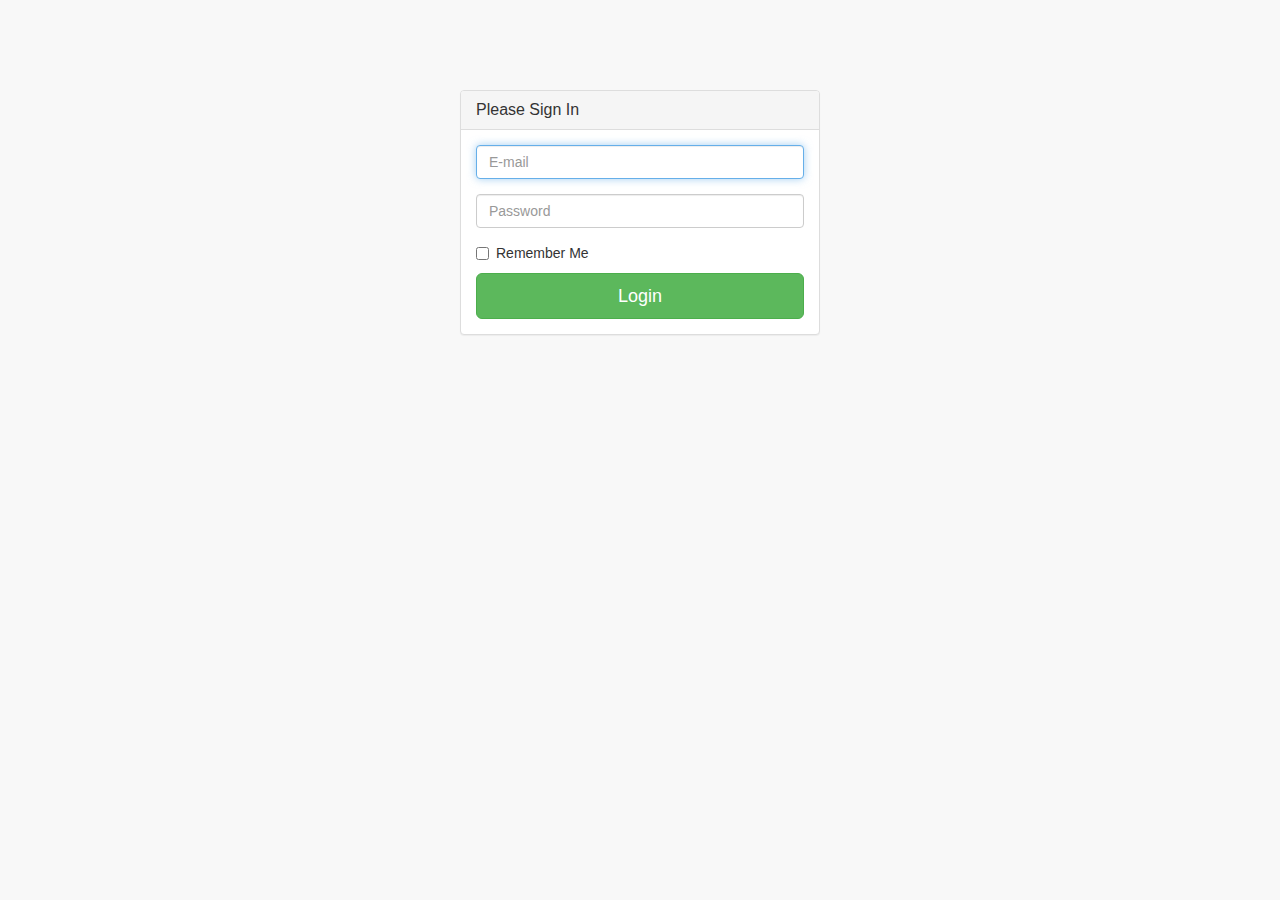
<file: pages/login.html>
<!DOCTYPE html>
<html lang="en">

<head>

    <meta charset="utf-8">
    <meta http-equiv="X-UA-Compatible" content="IE=edge">
    <meta name="viewport" content="width=device-width, initial-scale=1">
    <meta name="description" content="">
    <meta name="author" content="">

    <title>SB Admin 2 - Bootstrap Admin Theme</title>

    <!-- Bootstrap Core CSS -->
    <link href="../vendor/bootstrap/css/bootstrap.min.css" rel="stylesheet">

    <!-- MetisMenu CSS -->
    <link href="../vendor/metisMenu/metisMenu.min.css" rel="stylesheet">

    <!-- Custom CSS -->
    <link href="../dist/css/sb-admin-2.css" rel="stylesheet">

    <!-- Custom Fonts -->
    <link href="../vendor/font-awesome/css/font-awesome.min.css" rel="stylesheet" type="text/css">

    <!-- HTML5 Shim and Respond.js IE8 support of HTML5 elements and media queries -->
    <!-- WARNING: Respond.js doesn't work if you view the page via file:// -->
    <!--[if lt IE 9]>
        <script src="https://oss.maxcdn.com/libs/html5shiv/3.7.0/html5shiv.js"></script>
        <script src="https://oss.maxcdn.com/libs/respond.js/1.4.2/respond.min.js"></script>
    <![endif]-->

</head>

<body>

    <div class="container">
        <div class="row">
            <div class="col-md-4 col-md-offset-4">
                <div class="login-panel panel panel-default">
                    <div class="panel-heading">
                        <h3 class="panel-title">Please Sign In</h3>
                    </div>
                    <div class="panel-body">
                        <form role="form">
                            <fieldset>
                                <div class="form-group">
                                    <input class="form-control" placeholder="E-mail" name="email" type="email" autofocus>
                                </div>
                                <div class="form-group">
                                    <input class="form-control" placeholder="Password" name="password" type="password" value="">
                                </div>
                                <div class="checkbox">
                                    <label>
                                        <input name="remember" type="checkbox" value="Remember Me">Remember Me
                                    </label>
                                </div>
                                <!-- Change this to a button or input when using this as a form -->
                                <a href="index.html" class="btn btn-lg btn-success btn-block">Login</a>
                            </fieldset>
                        </form>
                    </div>
                </div>
            </div>
        </div>
    </div>

    <!-- jQuery -->
    <script src="../vendor/jquery/jquery.min.js"></script>

    <!-- Bootstrap Core JavaScript -->
    <script src="../vendor/bootstrap/js/bootstrap.min.js"></script>

    <!-- Metis Menu Plugin JavaScript -->
    <script src="../vendor/metisMenu/metisMenu.min.js"></script>

    <!-- Custom Theme JavaScript -->
    <script src="../dist/js/sb-admin-2.js"></script>

</body>

</html>
</file>
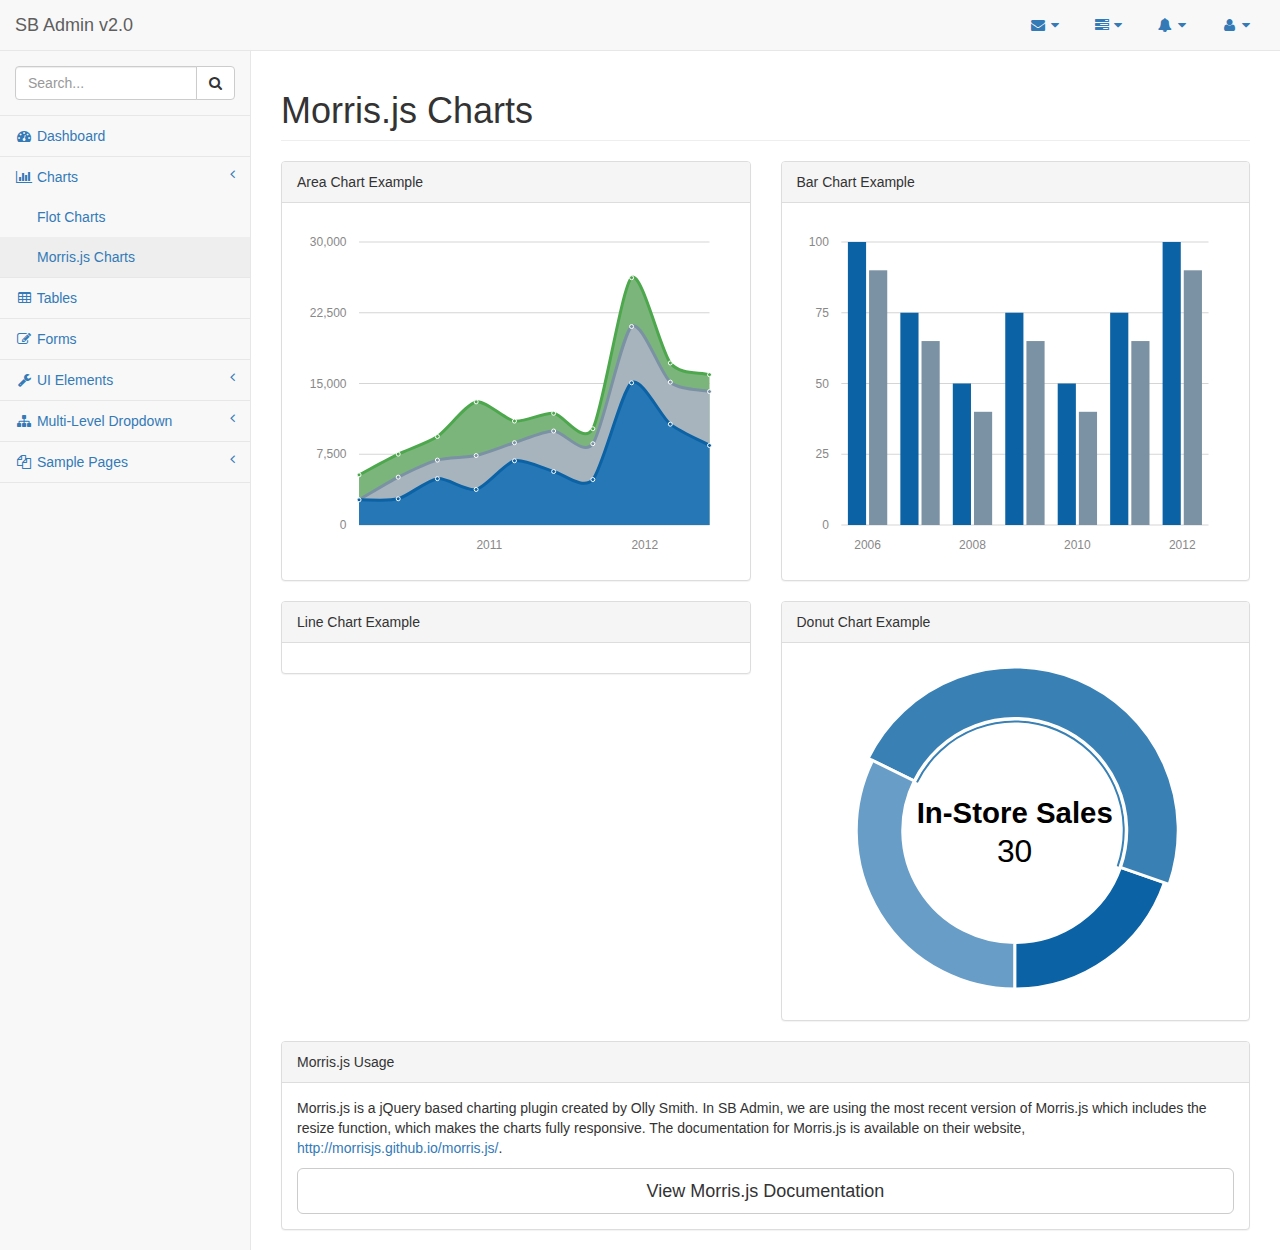
<file: pages/morris.html>
<!DOCTYPE html>
<html lang="en">

<head>

    <meta charset="utf-8">
    <meta http-equiv="X-UA-Compatible" content="IE=edge">
    <meta name="viewport" content="width=device-width, initial-scale=1">
    <meta name="description" content="">
    <meta name="author" content="">

    <title>SB Admin 2 - Bootstrap Admin Theme</title>

    <!-- Bootstrap Core CSS -->
    <link href="../vendor/bootstrap/css/bootstrap.min.css" rel="stylesheet">

    <!-- MetisMenu CSS -->
    <link href="../vendor/metisMenu/metisMenu.min.css" rel="stylesheet">

    <!-- Custom CSS -->
    <link href="../dist/css/sb-admin-2.css" rel="stylesheet">

    <!-- Morris Charts CSS -->
    <link href="../vendor/morrisjs/morris.css" rel="stylesheet">

    <!-- Custom Fonts -->
    <link href="../vendor/font-awesome/css/font-awesome.min.css" rel="stylesheet" type="text/css">

    <!-- HTML5 Shim and Respond.js IE8 support of HTML5 elements and media queries -->
    <!-- WARNING: Respond.js doesn't work if you view the page via file:// -->
    <!--[if lt IE 9]>
        <script src="https://oss.maxcdn.com/libs/html5shiv/3.7.0/html5shiv.js"></script>
        <script src="https://oss.maxcdn.com/libs/respond.js/1.4.2/respond.min.js"></script>
    <![endif]-->

</head>

<body>

    <div id="wrapper">

        <!-- Navigation -->
        <nav class="navbar navbar-default navbar-static-top" role="navigation" style="margin-bottom: 0">
            <div class="navbar-header">
                <button type="button" class="navbar-toggle" data-toggle="collapse" data-target=".navbar-collapse">
                    <span class="sr-only">Toggle navigation</span>
                    <span class="icon-bar"></span>
                    <span class="icon-bar"></span>
                    <span class="icon-bar"></span>
                </button>
                <a class="navbar-brand" href="index.html">SB Admin v2.0</a>
            </div>
            <!-- /.navbar-header -->

            <ul class="nav navbar-top-links navbar-right">
                <li class="dropdown">
                    <a class="dropdown-toggle" data-toggle="dropdown" href="#">
                        <i class="fa fa-envelope fa-fw"></i> <i class="fa fa-caret-down"></i>
                    </a>
                    <ul class="dropdown-menu dropdown-messages">
                        <li>
                            <a href="#">
                                <div>
                                    <strong>John Smith</strong>
                                    <span class="pull-right text-muted">
                                        <em>Yesterday</em>
                                    </span>
                                </div>
                                <div>Lorem ipsum dolor sit amet, consectetur adipiscing elit. Pellentesque eleifend...</div>
                            </a>
                        </li>
                        <li class="divider"></li>
                        <li>
                            <a href="#">
                                <div>
                                    <strong>John Smith</strong>
                                    <span class="pull-right text-muted">
                                        <em>Yesterday</em>
                                    </span>
                                </div>
                                <div>Lorem ipsum dolor sit amet, consectetur adipiscing elit. Pellentesque eleifend...</div>
                            </a>
                        </li>
                        <li class="divider"></li>
                        <li>
                            <a href="#">
                                <div>
                                    <strong>John Smith</strong>
                                    <span class="pull-right text-muted">
                                        <em>Yesterday</em>
                                    </span>
                                </div>
                                <div>Lorem ipsum dolor sit amet, consectetur adipiscing elit. Pellentesque eleifend...</div>
                            </a>
                        </li>
                        <li class="divider"></li>
                        <li>
                            <a class="text-center" href="#">
                                <strong>Read All Messages</strong>
                                <i class="fa fa-angle-right"></i>
                            </a>
                        </li>
                    </ul>
                    <!-- /.dropdown-messages -->
                </li>
                <!-- /.dropdown -->
                <li class="dropdown">
                    <a class="dropdown-toggle" data-toggle="dropdown" href="#">
                        <i class="fa fa-tasks fa-fw"></i> <i class="fa fa-caret-down"></i>
                    </a>
                    <ul class="dropdown-menu dropdown-tasks">
                        <li>
                            <a href="#">
                                <div>
                                    <p>
                                        <strong>Task 1</strong>
                                        <span class="pull-right text-muted">40% Complete</span>
                                    </p>
                                    <div class="progress progress-striped active">
                                        <div class="progress-bar progress-bar-success" role="progressbar" aria-valuenow="40" aria-valuemin="0" aria-valuemax="100" style="width: 40%">
                                            <span class="sr-only">40% Complete (success)</span>
                                        </div>
                                    </div>
                                </div>
                            </a>
                        </li>
                        <li class="divider"></li>
                        <li>
                            <a href="#">
                                <div>
                                    <p>
                                        <strong>Task 2</strong>
                                        <span class="pull-right text-muted">20% Complete</span>
                                    </p>
                                    <div class="progress progress-striped active">
                                        <div class="progress-bar progress-bar-info" role="progressbar" aria-valuenow="20" aria-valuemin="0" aria-valuemax="100" style="width: 20%">
                                            <span class="sr-only">20% Complete</span>
                                        </div>
                                    </div>
                                </div>
                            </a>
                        </li>
                        <li class="divider"></li>
                        <li>
                            <a href="#">
                                <div>
                                    <p>
                                        <strong>Task 3</strong>
                                        <span class="pull-right text-muted">60% Complete</span>
                                    </p>
                                    <div class="progress progress-striped active">
                                        <div class="progress-bar progress-bar-warning" role="progressbar" aria-valuenow="60" aria-valuemin="0" aria-valuemax="100" style="width: 60%">
                                            <span class="sr-only">60% Complete (warning)</span>
                                        </div>
                                    </div>
                                </div>
                            </a>
                        </li>
                        <li class="divider"></li>
                        <li>
                            <a href="#">
                                <div>
                                    <p>
                                        <strong>Task 4</strong>
                                        <span class="pull-right text-muted">80% Complete</span>
                                    </p>
                                    <div class="progress progress-striped active">
                                        <div class="progress-bar progress-bar-danger" role="progressbar" aria-valuenow="80" aria-valuemin="0" aria-valuemax="100" style="width: 80%">
                                            <span class="sr-only">80% Complete (danger)</span>
                                        </div>
                                    </div>
                                </div>
                            </a>
                        </li>
                        <li class="divider"></li>
                        <li>
                            <a class="text-center" href="#">
                                <strong>See All Tasks</strong>
                                <i class="fa fa-angle-right"></i>
                            </a>
                        </li>
                    </ul>
                    <!-- /.dropdown-tasks -->
                </li>
                <!-- /.dropdown -->
                <li class="dropdown">
                    <a class="dropdown-toggle" data-toggle="dropdown" href="#">
                        <i class="fa fa-bell fa-fw"></i> <i class="fa fa-caret-down"></i>
                    </a>
                    <ul class="dropdown-menu dropdown-alerts">
                        <li>
                            <a href="#">
                                <div>
                                    <i class="fa fa-comment fa-fw"></i> New Comment
                                    <span class="pull-right text-muted small">4 minutes ago</span>
                                </div>
                            </a>
                        </li>
                        <li class="divider"></li>
                        <li>
                            <a href="#">
                                <div>
                                    <i class="fa fa-twitter fa-fw"></i> 3 New Followers
                                    <span class="pull-right text-muted small">12 minutes ago</span>
                                </div>
                            </a>
                        </li>
                        <li class="divider"></li>
                        <li>
                            <a href="#">
                                <div>
                                    <i class="fa fa-envelope fa-fw"></i> Message Sent
                                    <span class="pull-right text-muted small">4 minutes ago</span>
                                </div>
                            </a>
                        </li>
                        <li class="divider"></li>
                        <li>
                            <a href="#">
                                <div>
                                    <i class="fa fa-tasks fa-fw"></i> New Task
                                    <span class="pull-right text-muted small">4 minutes ago</span>
                                </div>
                            </a>
                        </li>
                        <li class="divider"></li>
                        <li>
                            <a href="#">
                                <div>
                                    <i class="fa fa-upload fa-fw"></i> Server Rebooted
                                    <span class="pull-right text-muted small">4 minutes ago</span>
                                </div>
                            </a>
                        </li>
                        <li class="divider"></li>
                        <li>
                            <a class="text-center" href="#">
                                <strong>See All Alerts</strong>
                                <i class="fa fa-angle-right"></i>
                            </a>
                        </li>
                    </ul>
                    <!-- /.dropdown-alerts -->
                </li>
                <!-- /.dropdown -->
                <li class="dropdown">
                    <a class="dropdown-toggle" data-toggle="dropdown" href="#">
                        <i class="fa fa-user fa-fw"></i> <i class="fa fa-caret-down"></i>
                    </a>
                    <ul class="dropdown-menu dropdown-user">
                        <li><a href="#"><i class="fa fa-user fa-fw"></i> User Profile</a>
                        </li>
                        <li><a href="#"><i class="fa fa-gear fa-fw"></i> Settings</a>
                        </li>
                        <li class="divider"></li>
                        <li><a href="login.html"><i class="fa fa-sign-out fa-fw"></i> Logout</a>
                        </li>
                    </ul>
                    <!-- /.dropdown-user -->
                </li>
                <!-- /.dropdown -->
            </ul>
            <!-- /.navbar-top-links -->

            <div class="navbar-default sidebar" role="navigation">
                <div class="sidebar-nav navbar-collapse">
                    <ul class="nav" id="side-menu">
                        <li class="sidebar-search">
                            <div class="input-group custom-search-form">
                                <input type="text" class="form-control" placeholder="Search...">
                                <span class="input-group-btn">
                                <button class="btn btn-default" type="button">
                                    <i class="fa fa-search"></i>
                                </button>
                            </span>
                            </div>
                            <!-- /input-group -->
                        </li>
                        <li>
                            <a href="index.html"><i class="fa fa-dashboard fa-fw"></i> Dashboard</a>
                        </li>
                        <li>
                            <a href="#"><i class="fa fa-bar-chart-o fa-fw"></i> Charts<span class="fa arrow"></span></a>
                            <ul class="nav nav-second-level">
                                <li>
                                    <a href="flot.html">Flot Charts</a>
                                </li>
                                <li>
                                    <a href="morris.html">Morris.js Charts</a>
                                </li>
                            </ul>
                            <!-- /.nav-second-level -->
                        </li>
                        <li>
                            <a href="tables.html"><i class="fa fa-table fa-fw"></i> Tables</a>
                        </li>
                        <li>
                            <a href="forms.html"><i class="fa fa-edit fa-fw"></i> Forms</a>
                        </li>
                        <li>
                            <a href="#"><i class="fa fa-wrench fa-fw"></i> UI Elements<span class="fa arrow"></span></a>
                            <ul class="nav nav-second-level">
                                <li>
                                    <a href="panels-wells.html">Panels and Wells</a>
                                </li>
                                <li>
                                    <a href="buttons.html">Buttons</a>
                                </li>
                                <li>
                                    <a href="notifications.html">Notifications</a>
                                </li>
                                <li>
                                    <a href="typography.html">Typography</a>
                                </li>
                                <li>
                                    <a href="icons.html"> Icons</a>
                                </li>
                                <li>
                                    <a href="grid.html">Grid</a>
                                </li>
                            </ul>
                            <!-- /.nav-second-level -->
                        </li>
                        <li>
                            <a href="#"><i class="fa fa-sitemap fa-fw"></i> Multi-Level Dropdown<span class="fa arrow"></span></a>
                            <ul class="nav nav-second-level">
                                <li>
                                    <a href="#">Second Level Item</a>
                                </li>
                                <li>
                                    <a href="#">Second Level Item</a>
                                </li>
                                <li>
                                    <a href="#">Third Level <span class="fa arrow"></span></a>
                                    <ul class="nav nav-third-level">
                                        <li>
                                            <a href="#">Third Level Item</a>
                                        </li>
                                        <li>
                                            <a href="#">Third Level Item</a>
                                        </li>
                                        <li>
                                            <a href="#">Third Level Item</a>
                                        </li>
                                        <li>
                                            <a href="#">Third Level Item</a>
                                        </li>
                                    </ul>
                                    <!-- /.nav-third-level -->
                                </li>
                            </ul>
                            <!-- /.nav-second-level -->
                        </li>
                        <li>
                            <a href="#"><i class="fa fa-files-o fa-fw"></i> Sample Pages<span class="fa arrow"></span></a>
                            <ul class="nav nav-second-level">
                                <li>
                                    <a href="blank.html">Blank Page</a>
                                </li>
                                <li>
                                    <a href="login.html">Login Page</a>
                                </li>
                            </ul>
                            <!-- /.nav-second-level -->
                        </li>
                    </ul>
                </div>
                <!-- /.sidebar-collapse -->
            </div>
            <!-- /.navbar-static-side -->
        </nav>

        <div id="page-wrapper">
            <div class="row">
                <div class="col-lg-12">
                    <h1 class="page-header">Morris.js Charts</h1>
                </div>
                <!-- /.col-lg-12 -->
            </div>
            <!-- /.row -->
            <div class="row">
                <div class="col-lg-6">
                    <div class="panel panel-default">
                        <div class="panel-heading">
                            Area Chart Example
                        </div>
                        <!-- /.panel-heading -->
                        <div class="panel-body">
                            <div id="morris-area-chart"></div>
                        </div>
                        <!-- /.panel-body -->
                    </div>
                    <!-- /.panel -->
                </div>
                <!-- /.col-lg-6 -->
                <div class="col-lg-6">
                    <div class="panel panel-default">
                        <div class="panel-heading">
                            Bar Chart Example
                        </div>
                        <!-- /.panel-heading -->
                        <div class="panel-body">
                            <div id="morris-bar-chart"></div>
                        </div>
                        <!-- /.panel-body -->
                    </div>
                    <!-- /.panel -->
                </div>
                <!-- /.col-lg-6 -->
                <div class="col-lg-6">
                    <div class="panel panel-default">
                        <div class="panel-heading">
                            Line Chart Example
                        </div>
                        <!-- /.panel-heading -->
                        <div class="panel-body">
                            <div id="morris-line-chart"></div>
                        </div>
                        <!-- /.panel-body -->
                    </div>
                    <!-- /.panel -->
                </div>
                <!-- /.col-lg-6 -->
                <div class="col-lg-6">
                    <div class="panel panel-default">
                        <div class="panel-heading">
                            Donut Chart Example
                        </div>
                        <!-- /.panel-heading -->
                        <div class="panel-body">
                            <div id="morris-donut-chart"></div>
                        </div>
                        <!-- /.panel-body -->
                    </div>
                    <!-- /.panel -->
                </div>
                <!-- /.col-lg-6 -->
                <div class="col-lg-12">
                    <div class="panel panel-default">
                        <div class="panel-heading">
                            Morris.js Usage
                        </div>
                        <!-- /.panel-heading -->
                        <div class="panel-body">
                            <p>Morris.js is a jQuery based charting plugin created by Olly Smith. In SB Admin, we are using the most recent version of Morris.js which includes the resize function, which makes the charts fully responsive. The documentation for Morris.js is available on their website, <a target="_blank" href="http://morrisjs.github.io/morris.js/">http://morrisjs.github.io/morris.js/</a>.</p>
                            <a target="_blank" class="btn btn-default btn-lg btn-block" href="http://morrisjs.github.io/morris.js/">View Morris.js Documentation</a>
                        </div>
                        <!-- /.panel-body -->
                    </div>
                    <!-- /.panel -->
                </div>
                <!-- /.col-lg-6 -->
            </div>
            <!-- /.row -->
        </div>
        <!-- /#page-wrapper -->

    </div>
    <!-- /#wrapper -->

    <!-- jQuery -->
    <script src="../vendor/jquery/jquery.min.js"></script>

    <!-- Bootstrap Core JavaScript -->
    <script src="../vendor/bootstrap/js/bootstrap.min.js"></script>

    <!-- Metis Menu Plugin JavaScript -->
    <script src="../vendor/metisMenu/metisMenu.min.js"></script>

    <!-- Morris Charts JavaScript -->
    <script src="../vendor/raphael/raphael.min.js"></script>
    <script src="../vendor/morrisjs/morris.min.js"></script>
    <script src="../data/morris-data.js"></script>

    <!-- Custom Theme JavaScript -->
    <script src="../dist/js/sb-admin-2.js"></script>

</body>

</html>
</file>
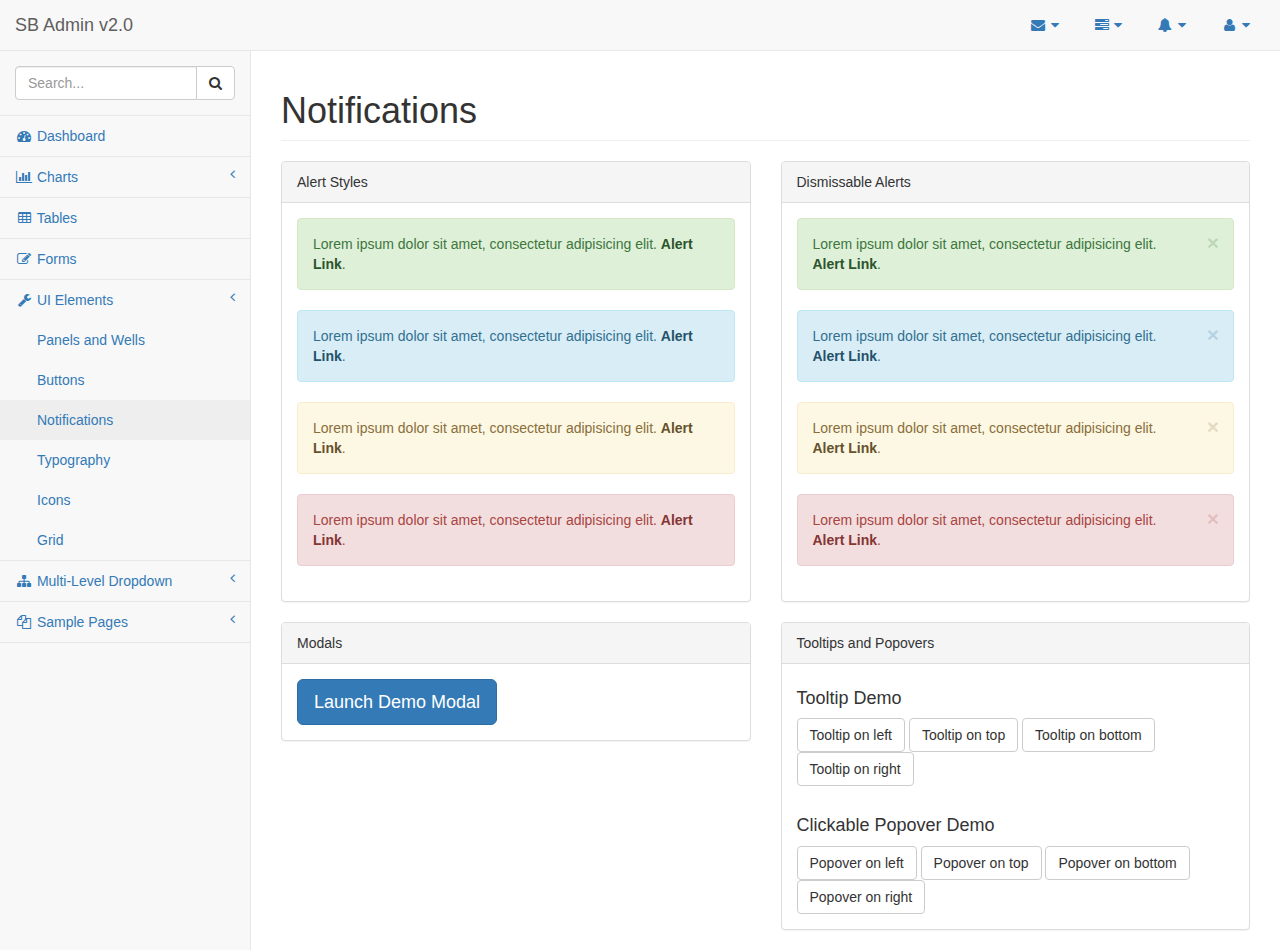
<file: pages/notifications.html>
<!DOCTYPE html>
<html lang="en">

<head>

    <meta charset="utf-8">
    <meta http-equiv="X-UA-Compatible" content="IE=edge">
    <meta name="viewport" content="width=device-width, initial-scale=1">
    <meta name="description" content="">
    <meta name="author" content="">

    <title>SB Admin 2 - Bootstrap Admin Theme</title>

    <!-- Bootstrap Core CSS -->
    <link href="../vendor/bootstrap/css/bootstrap.min.css" rel="stylesheet">

    <!-- MetisMenu CSS -->
    <link href="../vendor/metisMenu/metisMenu.min.css" rel="stylesheet">

    <!-- Custom CSS -->
    <link href="../dist/css/sb-admin-2.css" rel="stylesheet">

    <!-- Custom Fonts -->
    <link href="../vendor/font-awesome/css/font-awesome.min.css" rel="stylesheet" type="text/css">

    <!-- HTML5 Shim and Respond.js IE8 support of HTML5 elements and media queries -->
    <!-- WARNING: Respond.js doesn't work if you view the page via file:// -->
    <!--[if lt IE 9]>
        <script src="https://oss.maxcdn.com/libs/html5shiv/3.7.0/html5shiv.js"></script>
        <script src="https://oss.maxcdn.com/libs/respond.js/1.4.2/respond.min.js"></script>
    <![endif]-->

</head>

<body>

    <div id="wrapper">

        <!-- Navigation -->
        <nav class="navbar navbar-default navbar-static-top" role="navigation" style="margin-bottom: 0">
            <div class="navbar-header">
                <button type="button" class="navbar-toggle" data-toggle="collapse" data-target=".navbar-collapse">
                    <span class="sr-only">Toggle navigation</span>
                    <span class="icon-bar"></span>
                    <span class="icon-bar"></span>
                    <span class="icon-bar"></span>
                </button>
                <a class="navbar-brand" href="index.html">SB Admin v2.0</a>
            </div>
            <!-- /.navbar-header -->

            <ul class="nav navbar-top-links navbar-right">
                <li class="dropdown">
                    <a class="dropdown-toggle" data-toggle="dropdown" href="#">
                        <i class="fa fa-envelope fa-fw"></i> <i class="fa fa-caret-down"></i>
                    </a>
                    <ul class="dropdown-menu dropdown-messages">
                        <li>
                            <a href="#">
                                <div>
                                    <strong>John Smith</strong>
                                    <span class="pull-right text-muted">
                                        <em>Yesterday</em>
                                    </span>
                                </div>
                                <div>Lorem ipsum dolor sit amet, consectetur adipiscing elit. Pellentesque eleifend...</div>
                            </a>
                        </li>
                        <li class="divider"></li>
                        <li>
                            <a href="#">
                                <div>
                                    <strong>John Smith</strong>
                                    <span class="pull-right text-muted">
                                        <em>Yesterday</em>
                                    </span>
                                </div>
                                <div>Lorem ipsum dolor sit amet, consectetur adipiscing elit. Pellentesque eleifend...</div>
                            </a>
                        </li>
                        <li class="divider"></li>
                        <li>
                            <a href="#">
                                <div>
                                    <strong>John Smith</strong>
                                    <span class="pull-right text-muted">
                                        <em>Yesterday</em>
                                    </span>
                                </div>
                                <div>Lorem ipsum dolor sit amet, consectetur adipiscing elit. Pellentesque eleifend...</div>
                            </a>
                        </li>
                        <li class="divider"></li>
                        <li>
                            <a class="text-center" href="#">
                                <strong>Read All Messages</strong>
                                <i class="fa fa-angle-right"></i>
                            </a>
                        </li>
                    </ul>
                    <!-- /.dropdown-messages -->
                </li>
                <!-- /.dropdown -->
                <li class="dropdown">
                    <a class="dropdown-toggle" data-toggle="dropdown" href="#">
                        <i class="fa fa-tasks fa-fw"></i> <i class="fa fa-caret-down"></i>
                    </a>
                    <ul class="dropdown-menu dropdown-tasks">
                        <li>
                            <a href="#">
                                <div>
                                    <p>
                                        <strong>Task 1</strong>
                                        <span class="pull-right text-muted">40% Complete</span>
                                    </p>
                                    <div class="progress progress-striped active">
                                        <div class="progress-bar progress-bar-success" role="progressbar" aria-valuenow="40" aria-valuemin="0" aria-valuemax="100" style="width: 40%">
                                            <span class="sr-only">40% Complete (success)</span>
                                        </div>
                                    </div>
                                </div>
                            </a>
                        </li>
                        <li class="divider"></li>
                        <li>
                            <a href="#">
                                <div>
                                    <p>
                                        <strong>Task 2</strong>
                                        <span class="pull-right text-muted">20% Complete</span>
                                    </p>
                                    <div class="progress progress-striped active">
                                        <div class="progress-bar progress-bar-info" role="progressbar" aria-valuenow="20" aria-valuemin="0" aria-valuemax="100" style="width: 20%">
                                            <span class="sr-only">20% Complete</span>
                                        </div>
                                    </div>
                                </div>
                            </a>
                        </li>
                        <li class="divider"></li>
                        <li>
                            <a href="#">
                                <div>
                                    <p>
                                        <strong>Task 3</strong>
                                        <span class="pull-right text-muted">60% Complete</span>
                                    </p>
                                    <div class="progress progress-striped active">
                                        <div class="progress-bar progress-bar-warning" role="progressbar" aria-valuenow="60" aria-valuemin="0" aria-valuemax="100" style="width: 60%">
                                            <span class="sr-only">60% Complete (warning)</span>
                                        </div>
                                    </div>
                                </div>
                            </a>
                        </li>
                        <li class="divider"></li>
                        <li>
                            <a href="#">
                                <div>
                                    <p>
                                        <strong>Task 4</strong>
                                        <span class="pull-right text-muted">80% Complete</span>
                                    </p>
                                    <div class="progress progress-striped active">
                                        <div class="progress-bar progress-bar-danger" role="progressbar" aria-valuenow="80" aria-valuemin="0" aria-valuemax="100" style="width: 80%">
                                            <span class="sr-only">80% Complete (danger)</span>
                                        </div>
                                    </div>
                                </div>
                            </a>
                        </li>
                        <li class="divider"></li>
                        <li>
                            <a class="text-center" href="#">
                                <strong>See All Tasks</strong>
                                <i class="fa fa-angle-right"></i>
                            </a>
                        </li>
                    </ul>
                    <!-- /.dropdown-tasks -->
                </li>
                <!-- /.dropdown -->
                <li class="dropdown">
                    <a class="dropdown-toggle" data-toggle="dropdown" href="#">
                        <i class="fa fa-bell fa-fw"></i> <i class="fa fa-caret-down"></i>
                    </a>
                    <ul class="dropdown-menu dropdown-alerts">
                        <li>
                            <a href="#">
                                <div>
                                    <i class="fa fa-comment fa-fw"></i> New Comment
                                    <span class="pull-right text-muted small">4 minutes ago</span>
                                </div>
                            </a>
                        </li>
                        <li class="divider"></li>
                        <li>
                            <a href="#">
                                <div>
                                    <i class="fa fa-twitter fa-fw"></i> 3 New Followers
                                    <span class="pull-right text-muted small">12 minutes ago</span>
                                </div>
                            </a>
                        </li>
                        <li class="divider"></li>
                        <li>
                            <a href="#">
                                <div>
                                    <i class="fa fa-envelope fa-fw"></i> Message Sent
                                    <span class="pull-right text-muted small">4 minutes ago</span>
                                </div>
                            </a>
                        </li>
                        <li class="divider"></li>
                        <li>
                            <a href="#">
                                <div>
                                    <i class="fa fa-tasks fa-fw"></i> New Task
                                    <span class="pull-right text-muted small">4 minutes ago</span>
                                </div>
                            </a>
                        </li>
                        <li class="divider"></li>
                        <li>
                            <a href="#">
                                <div>
                                    <i class="fa fa-upload fa-fw"></i> Server Rebooted
                                    <span class="pull-right text-muted small">4 minutes ago</span>
                                </div>
                            </a>
                        </li>
                        <li class="divider"></li>
                        <li>
                            <a class="text-center" href="#">
                                <strong>See All Alerts</strong>
                                <i class="fa fa-angle-right"></i>
                            </a>
                        </li>
                    </ul>
                    <!-- /.dropdown-alerts -->
                </li>
                <!-- /.dropdown -->
                <li class="dropdown">
                    <a class="dropdown-toggle" data-toggle="dropdown" href="#">
                        <i class="fa fa-user fa-fw"></i> <i class="fa fa-caret-down"></i>
                    </a>
                    <ul class="dropdown-menu dropdown-user">
                        <li><a href="#"><i class="fa fa-user fa-fw"></i> User Profile</a>
                        </li>
                        <li><a href="#"><i class="fa fa-gear fa-fw"></i> Settings</a>
                        </li>
                        <li class="divider"></li>
                        <li><a href="login.html"><i class="fa fa-sign-out fa-fw"></i> Logout</a>
                        </li>
                    </ul>
                    <!-- /.dropdown-user -->
                </li>
                <!-- /.dropdown -->
            </ul>
            <!-- /.navbar-top-links -->

            <div class="navbar-default sidebar" role="navigation">
                <div class="sidebar-nav navbar-collapse">
                    <ul class="nav" id="side-menu">
                        <li class="sidebar-search">
                            <div class="input-group custom-search-form">
                                <input type="text" class="form-control" placeholder="Search...">
                                <span class="input-group-btn">
                                <button class="btn btn-default" type="button">
                                    <i class="fa fa-search"></i>
                                </button>
                            </span>
                            </div>
                            <!-- /input-group -->
                        </li>
                        <li>
                            <a href="index.html"><i class="fa fa-dashboard fa-fw"></i> Dashboard</a>
                        </li>
                        <li>
                            <a href="#"><i class="fa fa-bar-chart-o fa-fw"></i> Charts<span class="fa arrow"></span></a>
                            <ul class="nav nav-second-level">
                                <li>
                                    <a href="flot.html">Flot Charts</a>
                                </li>
                                <li>
                                    <a href="morris.html">Morris.js Charts</a>
                                </li>
                            </ul>
                            <!-- /.nav-second-level -->
                        </li>
                        <li>
                            <a href="tables.html"><i class="fa fa-table fa-fw"></i> Tables</a>
                        </li>
                        <li>
                            <a href="forms.html"><i class="fa fa-edit fa-fw"></i> Forms</a>
                        </li>
                        <li>
                            <a href="#"><i class="fa fa-wrench fa-fw"></i> UI Elements<span class="fa arrow"></span></a>
                            <ul class="nav nav-second-level">
                                <li>
                                    <a href="panels-wells.html">Panels and Wells</a>
                                </li>
                                <li>
                                    <a href="buttons.html">Buttons</a>
                                </li>
                                <li>
                                    <a href="notifications.html">Notifications</a>
                                </li>
                                <li>
                                    <a href="typography.html">Typography</a>
                                </li>
                                <li>
                                    <a href="icons.html"> Icons</a>
                                </li>
                                <li>
                                    <a href="grid.html">Grid</a>
                                </li>
                            </ul>
                            <!-- /.nav-second-level -->
                        </li>
                        <li>
                            <a href="#"><i class="fa fa-sitemap fa-fw"></i> Multi-Level Dropdown<span class="fa arrow"></span></a>
                            <ul class="nav nav-second-level">
                                <li>
                                    <a href="#">Second Level Item</a>
                                </li>
                                <li>
                                    <a href="#">Second Level Item</a>
                                </li>
                                <li>
                                    <a href="#">Third Level <span class="fa arrow"></span></a>
                                    <ul class="nav nav-third-level">
                                        <li>
                                            <a href="#">Third Level Item</a>
                                        </li>
                                        <li>
                                            <a href="#">Third Level Item</a>
                                        </li>
                                        <li>
                                            <a href="#">Third Level Item</a>
                                        </li>
                                        <li>
                                            <a href="#">Third Level Item</a>
                                        </li>
                                    </ul>
                                    <!-- /.nav-third-level -->
                                </li>
                            </ul>
                            <!-- /.nav-second-level -->
                        </li>
                        <li>
                            <a href="#"><i class="fa fa-files-o fa-fw"></i> Sample Pages<span class="fa arrow"></span></a>
                            <ul class="nav nav-second-level">
                                <li>
                                    <a href="blank.html">Blank Page</a>
                                </li>
                                <li>
                                    <a href="login.html">Login Page</a>
                                </li>
                            </ul>
                            <!-- /.nav-second-level -->
                        </li>
                    </ul>
                </div>
                <!-- /.sidebar-collapse -->
            </div>
            <!-- /.navbar-static-side -->
        </nav>

        <div id="page-wrapper">
            <div class="row">
                <div class="col-lg-12">
                    <h1 class="page-header">Notifications</h1>
                </div>
                <!-- /.col-lg-12 -->
            </div>
            <!-- /.row -->
            <div class="row">
                <div class="col-lg-6">
                    <div class="panel panel-default">
                        <div class="panel-heading">
                            Alert Styles
                        </div>
                        <!-- /.panel-heading -->
                        <div class="panel-body">
                            <div class="alert alert-success">
                                Lorem ipsum dolor sit amet, consectetur adipisicing elit. <a href="#" class="alert-link">Alert Link</a>.
                            </div>
                            <div class="alert alert-info">
                                Lorem ipsum dolor sit amet, consectetur adipisicing elit. <a href="#" class="alert-link">Alert Link</a>.
                            </div>
                            <div class="alert alert-warning">
                                Lorem ipsum dolor sit amet, consectetur adipisicing elit. <a href="#" class="alert-link">Alert Link</a>.
                            </div>
                            <div class="alert alert-danger">
                                Lorem ipsum dolor sit amet, consectetur adipisicing elit. <a href="#" class="alert-link">Alert Link</a>.
                            </div>
                        </div>
                        <!-- .panel-body -->
                    </div>
                    <!-- /.panel -->
                </div>
                <!-- /.col-lg-6 -->
                <div class="col-lg-6">
                    <div class="panel panel-default">
                        <div class="panel-heading">
                            Dismissable Alerts
                        </div>
                        <!-- /.panel-heading -->
                        <div class="panel-body">
                            <div class="alert alert-success alert-dismissable">
                                <button type="button" class="close" data-dismiss="alert" aria-hidden="true">&times;</button>
                                Lorem ipsum dolor sit amet, consectetur adipisicing elit. <a href="#" class="alert-link">Alert Link</a>.
                            </div>
                            <div class="alert alert-info alert-dismissable">
                                <button type="button" class="close" data-dismiss="alert" aria-hidden="true">&times;</button>
                                Lorem ipsum dolor sit amet, consectetur adipisicing elit. <a href="#" class="alert-link">Alert Link</a>.
                            </div>
                            <div class="alert alert-warning alert-dismissable">
                                <button type="button" class="close" data-dismiss="alert" aria-hidden="true">&times;</button>
                                Lorem ipsum dolor sit amet, consectetur adipisicing elit. <a href="#" class="alert-link">Alert Link</a>.
                            </div>
                            <div class="alert alert-danger alert-dismissable">
                                <button type="button" class="close" data-dismiss="alert" aria-hidden="true">&times;</button>
                                Lorem ipsum dolor sit amet, consectetur adipisicing elit. <a href="#" class="alert-link">Alert Link</a>.
                            </div>
                        </div>
                        <!-- .panel-body -->
                    </div>
                    <!-- /.panel -->
                </div>
                <!-- /.col-lg-6 -->
            </div>
            <!-- /.row -->
            <div class="row">
                <div class="col-lg-6">
                    <div class="panel panel-default">
                        <div class="panel-heading">
                            Modals
                        </div>
                        <!-- /.panel-heading -->
                        <div class="panel-body">
                            <!-- Button trigger modal -->
                            <button class="btn btn-primary btn-lg" data-toggle="modal" data-target="#myModal">
                                Launch Demo Modal
                            </button>
                            <!-- Modal -->
                            <div class="modal fade" id="myModal" tabindex="-1" role="dialog" aria-labelledby="myModalLabel" aria-hidden="true">
                                <div class="modal-dialog">
                                    <div class="modal-content">
                                        <div class="modal-header">
                                            <button type="button" class="close" data-dismiss="modal" aria-hidden="true">&times;</button>
                                            <h4 class="modal-title" id="myModalLabel">Modal title</h4>
                                        </div>
                                        <div class="modal-body">
                                            Lorem ipsum dolor sit amet, consectetur adipisicing elit, sed do eiusmod tempor incididunt ut labore et dolore magna aliqua. Ut enim ad minim veniam, quis nostrud exercitation ullamco laboris nisi ut aliquip ex ea commodo consequat. Duis aute irure dolor in reprehenderit in voluptate velit esse cillum dolore eu fugiat nulla pariatur. Excepteur sint occaecat cupidatat non proident, sunt in culpa qui officia deserunt mollit anim id est laborum.
                                        </div>
                                        <div class="modal-footer">
                                            <button type="button" class="btn btn-default" data-dismiss="modal">Close</button>
                                            <button type="button" class="btn btn-primary">Save changes</button>
                                        </div>
                                    </div>
                                    <!-- /.modal-content -->
                                </div>
                                <!-- /.modal-dialog -->
                            </div>
                            <!-- /.modal -->
                        </div>
                        <!-- .panel-body -->
                    </div>
                    <!-- /.panel -->
                </div>
                <!-- /.col-lg-6 -->
                <div class="col-lg-6">
                    <div class="panel panel-default">
                        <div class="panel-heading">
                            Tooltips and Popovers
                        </div>
                        <!-- /.panel-heading -->
                        <div class="panel-body">
                            <h4>Tooltip Demo</h4>
                            <div class="tooltip-demo">
                                <button type="button" class="btn btn-default" data-toggle="tooltip" data-placement="left" title="Tooltip on left">Tooltip on left</button>
                                <button type="button" class="btn btn-default" data-toggle="tooltip" data-placement="top" title="Tooltip on top">Tooltip on top</button>
                                <button type="button" class="btn btn-default" data-toggle="tooltip" data-placement="bottom" title="Tooltip on bottom">Tooltip on bottom</button>
                                <button type="button" class="btn btn-default" data-toggle="tooltip" data-placement="right" title="Tooltip on right">Tooltip on right</button>
                            </div>
                            <br>
                            <h4>Clickable Popover Demo</h4>
                            <div class="tooltip-demo">
                                <button type="button" class="btn btn-default" data-container="body" data-toggle="popover" data-placement="left" data-content="Vivamus sagittis lacus vel augue laoreet rutrum faucibus.">
                                    Popover on left
                                </button>
                                <button type="button" class="btn btn-default" data-container="body" data-toggle="popover" data-placement="top" data-content="Vivamus sagittis lacus vel augue laoreet rutrum faucibus.">
                                    Popover on top
                                </button>
                                <button type="button" class="btn btn-default" data-container="body" data-toggle="popover" data-placement="bottom" data-content="Vivamus sagittis lacus vel augue laoreet rutrum faucibus.">
                                    Popover on bottom
                                </button>
                                <button type="button" class="btn btn-default" data-container="body" data-toggle="popover" data-placement="right" data-content="Vivamus sagittis lacus vel augue laoreet rutrum faucibus.">
                                    Popover on right
                                </button>
                            </div>
                        </div>
                        <!-- .panel-body -->
                    </div>
                    <!-- /.panel -->
                </div>
                <!-- /.col-lg-6 -->
            </div>
            <!-- /.row -->
        </div>
        <!-- /#page-wrapper -->

    </div>
    <!-- /#wrapper -->

    <!-- jQuery -->
    <script src="../vendor/jquery/jquery.min.js"></script>

    <!-- Bootstrap Core JavaScript -->
    <script src="../vendor/bootstrap/js/bootstrap.min.js"></script>

    <!-- Metis Menu Plugin JavaScript -->
    <script src="../vendor/metisMenu/metisMenu.min.js"></script>

    <!-- Custom Theme JavaScript -->
    <script src="../dist/js/sb-admin-2.js"></script>

    <!-- Page-Level Demo Scripts - Notifications - Use for reference -->
    <script>
    // tooltip demo
    $('.tooltip-demo').tooltip({
        selector: "[data-toggle=tooltip]",
        container: "body"
    })
    // popover demo
    $("[data-toggle=popover]")
        .popover()
    </script>

</body>

</html>
</file>
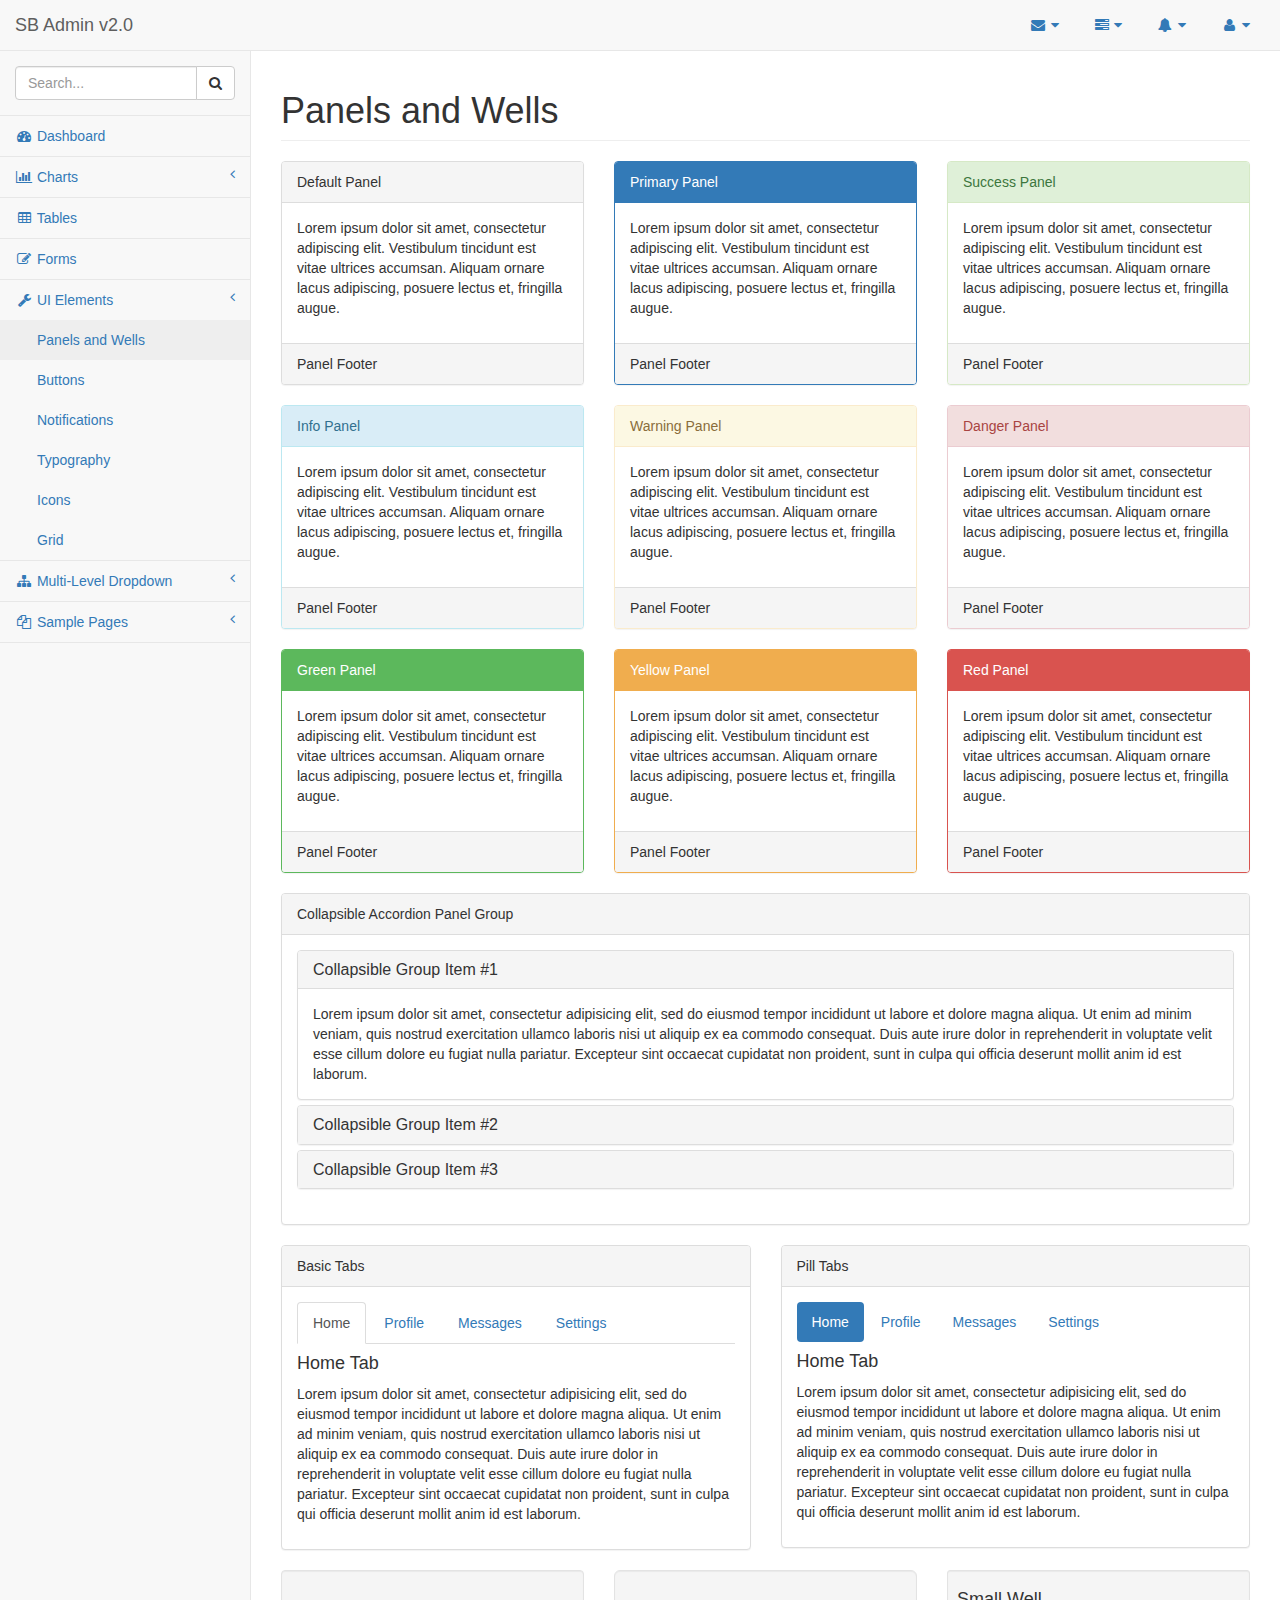
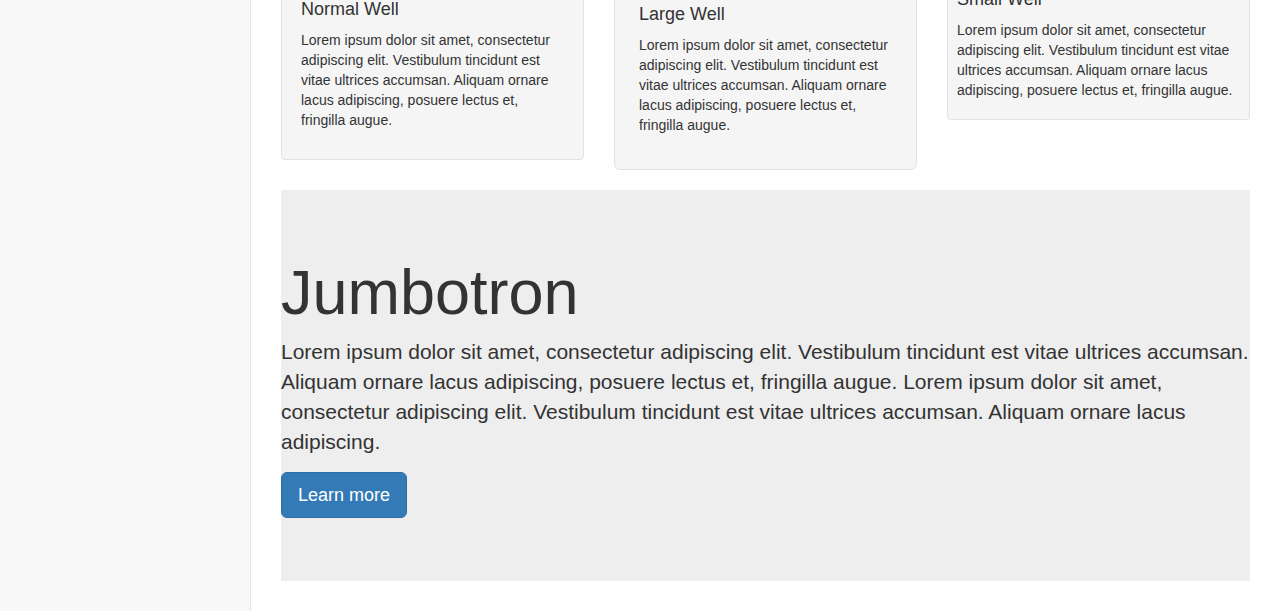
<file: pages/panels-wells.html>
<!DOCTYPE html>
<html lang="en">

<head>

    <meta charset="utf-8">
    <meta http-equiv="X-UA-Compatible" content="IE=edge">
    <meta name="viewport" content="width=device-width, initial-scale=1">
    <meta name="description" content="">
    <meta name="author" content="">

    <title>SB Admin 2 - Bootstrap Admin Theme</title>

    <!-- Bootstrap Core CSS -->
    <link href="../vendor/bootstrap/css/bootstrap.min.css" rel="stylesheet">

    <!-- MetisMenu CSS -->
    <link href="../vendor/metisMenu/metisMenu.min.css" rel="stylesheet">

    <!-- Custom CSS -->
    <link href="../dist/css/sb-admin-2.css" rel="stylesheet">

    <!-- Custom Fonts -->
    <link href="../vendor/font-awesome/css/font-awesome.min.css" rel="stylesheet" type="text/css">

    <!-- HTML5 Shim and Respond.js IE8 support of HTML5 elements and media queries -->
    <!-- WARNING: Respond.js doesn't work if you view the page via file:// -->
    <!--[if lt IE 9]>
        <script src="https://oss.maxcdn.com/libs/html5shiv/3.7.0/html5shiv.js"></script>
        <script src="https://oss.maxcdn.com/libs/respond.js/1.4.2/respond.min.js"></script>
    <![endif]-->

</head>

<body>

    <div id="wrapper">

        <!-- Navigation -->
        <nav class="navbar navbar-default navbar-static-top" role="navigation" style="margin-bottom: 0">
            <div class="navbar-header">
                <button type="button" class="navbar-toggle" data-toggle="collapse" data-target=".navbar-collapse">
                    <span class="sr-only">Toggle navigation</span>
                    <span class="icon-bar"></span>
                    <span class="icon-bar"></span>
                    <span class="icon-bar"></span>
                </button>
                <a class="navbar-brand" href="index.html">SB Admin v2.0</a>
            </div>
            <!-- /.navbar-header -->

            <ul class="nav navbar-top-links navbar-right">
                <li class="dropdown">
                    <a class="dropdown-toggle" data-toggle="dropdown" href="#">
                        <i class="fa fa-envelope fa-fw"></i> <i class="fa fa-caret-down"></i>
                    </a>
                    <ul class="dropdown-menu dropdown-messages">
                        <li>
                            <a href="#">
                                <div>
                                    <strong>John Smith</strong>
                                    <span class="pull-right text-muted">
                                        <em>Yesterday</em>
                                    </span>
                                </div>
                                <div>Lorem ipsum dolor sit amet, consectetur adipiscing elit. Pellentesque eleifend...</div>
                            </a>
                        </li>
                        <li class="divider"></li>
                        <li>
                            <a href="#">
                                <div>
                                    <strong>John Smith</strong>
                                    <span class="pull-right text-muted">
                                        <em>Yesterday</em>
                                    </span>
                                </div>
                                <div>Lorem ipsum dolor sit amet, consectetur adipiscing elit. Pellentesque eleifend...</div>
                            </a>
                        </li>
                        <li class="divider"></li>
                        <li>
                            <a href="#">
                                <div>
                                    <strong>John Smith</strong>
                                    <span class="pull-right text-muted">
                                        <em>Yesterday</em>
                                    </span>
                                </div>
                                <div>Lorem ipsum dolor sit amet, consectetur adipiscing elit. Pellentesque eleifend...</div>
                            </a>
                        </li>
                        <li class="divider"></li>
                        <li>
                            <a class="text-center" href="#">
                                <strong>Read All Messages</strong>
                                <i class="fa fa-angle-right"></i>
                            </a>
                        </li>
                    </ul>
                    <!-- /.dropdown-messages -->
                </li>
                <!-- /.dropdown -->
                <li class="dropdown">
                    <a class="dropdown-toggle" data-toggle="dropdown" href="#">
                        <i class="fa fa-tasks fa-fw"></i> <i class="fa fa-caret-down"></i>
                    </a>
                    <ul class="dropdown-menu dropdown-tasks">
                        <li>
                            <a href="#">
                                <div>
                                    <p>
                                        <strong>Task 1</strong>
                                        <span class="pull-right text-muted">40% Complete</span>
                                    </p>
                                    <div class="progress progress-striped active">
                                        <div class="progress-bar progress-bar-success" role="progressbar" aria-valuenow="40" aria-valuemin="0" aria-valuemax="100" style="width: 40%">
                                            <span class="sr-only">40% Complete (success)</span>
                                        </div>
                                    </div>
                                </div>
                            </a>
                        </li>
                        <li class="divider"></li>
                        <li>
                            <a href="#">
                                <div>
                                    <p>
                                        <strong>Task 2</strong>
                                        <span class="pull-right text-muted">20% Complete</span>
                                    </p>
                                    <div class="progress progress-striped active">
                                        <div class="progress-bar progress-bar-info" role="progressbar" aria-valuenow="20" aria-valuemin="0" aria-valuemax="100" style="width: 20%">
                                            <span class="sr-only">20% Complete</span>
                                        </div>
                                    </div>
                                </div>
                            </a>
                        </li>
                        <li class="divider"></li>
                        <li>
                            <a href="#">
                                <div>
                                    <p>
                                        <strong>Task 3</strong>
                                        <span class="pull-right text-muted">60% Complete</span>
                                    </p>
                                    <div class="progress progress-striped active">
                                        <div class="progress-bar progress-bar-warning" role="progressbar" aria-valuenow="60" aria-valuemin="0" aria-valuemax="100" style="width: 60%">
                                            <span class="sr-only">60% Complete (warning)</span>
                                        </div>
                                    </div>
                                </div>
                            </a>
                        </li>
                        <li class="divider"></li>
                        <li>
                            <a href="#">
                                <div>
                                    <p>
                                        <strong>Task 4</strong>
                                        <span class="pull-right text-muted">80% Complete</span>
                                    </p>
                                    <div class="progress progress-striped active">
                                        <div class="progress-bar progress-bar-danger" role="progressbar" aria-valuenow="80" aria-valuemin="0" aria-valuemax="100" style="width: 80%">
                                            <span class="sr-only">80% Complete (danger)</span>
                                        </div>
                                    </div>
                                </div>
                            </a>
                        </li>
                        <li class="divider"></li>
                        <li>
                            <a class="text-center" href="#">
                                <strong>See All Tasks</strong>
                                <i class="fa fa-angle-right"></i>
                            </a>
                        </li>
                    </ul>
                    <!-- /.dropdown-tasks -->
                </li>
                <!-- /.dropdown -->
                <li class="dropdown">
                    <a class="dropdown-toggle" data-toggle="dropdown" href="#">
                        <i class="fa fa-bell fa-fw"></i> <i class="fa fa-caret-down"></i>
                    </a>
                    <ul class="dropdown-menu dropdown-alerts">
                        <li>
                            <a href="#">
                                <div>
                                    <i class="fa fa-comment fa-fw"></i> New Comment
                                    <span class="pull-right text-muted small">4 minutes ago</span>
                                </div>
                            </a>
                        </li>
                        <li class="divider"></li>
                        <li>
                            <a href="#">
                                <div>
                                    <i class="fa fa-twitter fa-fw"></i> 3 New Followers
                                    <span class="pull-right text-muted small">12 minutes ago</span>
                                </div>
                            </a>
                        </li>
                        <li class="divider"></li>
                        <li>
                            <a href="#">
                                <div>
                                    <i class="fa fa-envelope fa-fw"></i> Message Sent
                                    <span class="pull-right text-muted small">4 minutes ago</span>
                                </div>
                            </a>
                        </li>
                        <li class="divider"></li>
                        <li>
                            <a href="#">
                                <div>
                                    <i class="fa fa-tasks fa-fw"></i> New Task
                                    <span class="pull-right text-muted small">4 minutes ago</span>
                                </div>
                            </a>
                        </li>
                        <li class="divider"></li>
                        <li>
                            <a href="#">
                                <div>
                                    <i class="fa fa-upload fa-fw"></i> Server Rebooted
                                    <span class="pull-right text-muted small">4 minutes ago</span>
                                </div>
                            </a>
                        </li>
                        <li class="divider"></li>
                        <li>
                            <a class="text-center" href="#">
                                <strong>See All Alerts</strong>
                                <i class="fa fa-angle-right"></i>
                            </a>
                        </li>
                    </ul>
                    <!-- /.dropdown-alerts -->
                </li>
                <!-- /.dropdown -->
                <li class="dropdown">
                    <a class="dropdown-toggle" data-toggle="dropdown" href="#">
                        <i class="fa fa-user fa-fw"></i> <i class="fa fa-caret-down"></i>
                    </a>
                    <ul class="dropdown-menu dropdown-user">
                        <li><a href="#"><i class="fa fa-user fa-fw"></i> User Profile</a>
                        </li>
                        <li><a href="#"><i class="fa fa-gear fa-fw"></i> Settings</a>
                        </li>
                        <li class="divider"></li>
                        <li><a href="login.html"><i class="fa fa-sign-out fa-fw"></i> Logout</a>
                        </li>
                    </ul>
                    <!-- /.dropdown-user -->
                </li>
                <!-- /.dropdown -->
            </ul>
            <!-- /.navbar-top-links -->

            <div class="navbar-default sidebar" role="navigation">
                <div class="sidebar-nav navbar-collapse">
                    <ul class="nav" id="side-menu">
                        <li class="sidebar-search">
                            <div class="input-group custom-search-form">
                                <input type="text" class="form-control" placeholder="Search...">
                                <span class="input-group-btn">
                                <button class="btn btn-default" type="button">
                                    <i class="fa fa-search"></i>
                                </button>
                            </span>
                            </div>
                            <!-- /input-group -->
                        </li>
                        <li>
                            <a href="index.html"><i class="fa fa-dashboard fa-fw"></i> Dashboard</a>
                        </li>
                        <li>
                            <a href="#"><i class="fa fa-bar-chart-o fa-fw"></i> Charts<span class="fa arrow"></span></a>
                            <ul class="nav nav-second-level">
                                <li>
                                    <a href="flot.html">Flot Charts</a>
                                </li>
                                <li>
                                    <a href="morris.html">Morris.js Charts</a>
                                </li>
                            </ul>
                            <!-- /.nav-second-level -->
                        </li>
                        <li>
                            <a href="tables.html"><i class="fa fa-table fa-fw"></i> Tables</a>
                        </li>
                        <li>
                            <a href="forms.html"><i class="fa fa-edit fa-fw"></i> Forms</a>
                        </li>
                        <li>
                            <a href="#"><i class="fa fa-wrench fa-fw"></i> UI Elements<span class="fa arrow"></span></a>
                            <ul class="nav nav-second-level">
                                <li>
                                    <a href="panels-wells.html">Panels and Wells</a>
                                </li>
                                <li>
                                    <a href="buttons.html">Buttons</a>
                                </li>
                                <li>
                                    <a href="notifications.html">Notifications</a>
                                </li>
                                <li>
                                    <a href="typography.html">Typography</a>
                                </li>
                                <li>
                                    <a href="icons.html"> Icons</a>
                                </li>
                                <li>
                                    <a href="grid.html">Grid</a>
                                </li>
                            </ul>
                            <!-- /.nav-second-level -->
                        </li>
                        <li>
                            <a href="#"><i class="fa fa-sitemap fa-fw"></i> Multi-Level Dropdown<span class="fa arrow"></span></a>
                            <ul class="nav nav-second-level">
                                <li>
                                    <a href="#">Second Level Item</a>
                                </li>
                                <li>
                                    <a href="#">Second Level Item</a>
                                </li>
                                <li>
                                    <a href="#">Third Level <span class="fa arrow"></span></a>
                                    <ul class="nav nav-third-level">
                                        <li>
                                            <a href="#">Third Level Item</a>
                                        </li>
                                        <li>
                                            <a href="#">Third Level Item</a>
                                        </li>
                                        <li>
                                            <a href="#">Third Level Item</a>
                                        </li>
                                        <li>
                                            <a href="#">Third Level Item</a>
                                        </li>
                                    </ul>
                                    <!-- /.nav-third-level -->
                                </li>
                            </ul>
                            <!-- /.nav-second-level -->
                        </li>
                        <li>
                            <a href="#"><i class="fa fa-files-o fa-fw"></i> Sample Pages<span class="fa arrow"></span></a>
                            <ul class="nav nav-second-level">
                                <li>
                                    <a href="blank.html">Blank Page</a>
                                </li>
                                <li>
                                    <a href="login.html">Login Page</a>
                                </li>
                            </ul>
                            <!-- /.nav-second-level -->
                        </li>
                    </ul>
                </div>
                <!-- /.sidebar-collapse -->
            </div>
            <!-- /.navbar-static-side -->
        </nav>

        <div id="page-wrapper">
            <div class="row">
                <div class="col-lg-12">
                    <h1 class="page-header">Panels and Wells</h1>
                </div>
                <!-- /.col-lg-12 -->
            </div>
            <!-- /.row -->
            <div class="row">
                <div class="col-lg-4">
                    <div class="panel panel-default">
                        <div class="panel-heading">
                            Default Panel
                        </div>
                        <div class="panel-body">
                            <p>Lorem ipsum dolor sit amet, consectetur adipiscing elit. Vestibulum tincidunt est vitae ultrices accumsan. Aliquam ornare lacus adipiscing, posuere lectus et, fringilla augue.</p>
                        </div>
                        <div class="panel-footer">
                            Panel Footer
                        </div>
                    </div>
                </div>
                <!-- /.col-lg-4 -->
                <div class="col-lg-4">
                    <div class="panel panel-primary">
                        <div class="panel-heading">
                            Primary Panel
                        </div>
                        <div class="panel-body">
                            <p>Lorem ipsum dolor sit amet, consectetur adipiscing elit. Vestibulum tincidunt est vitae ultrices accumsan. Aliquam ornare lacus adipiscing, posuere lectus et, fringilla augue.</p>
                        </div>
                        <div class="panel-footer">
                            Panel Footer
                        </div>
                    </div>
                </div>
                <!-- /.col-lg-4 -->
                <div class="col-lg-4">
                    <div class="panel panel-success">
                        <div class="panel-heading">
                            Success Panel
                        </div>
                        <div class="panel-body">
                            <p>Lorem ipsum dolor sit amet, consectetur adipiscing elit. Vestibulum tincidunt est vitae ultrices accumsan. Aliquam ornare lacus adipiscing, posuere lectus et, fringilla augue.</p>
                        </div>
                        <div class="panel-footer">
                            Panel Footer
                        </div>
                    </div>
                </div>
                <!-- /.col-lg-4 -->
            </div>
            <!-- /.row -->
            <div class="row">
                <div class="col-lg-4">
                    <div class="panel panel-info">
                        <div class="panel-heading">
                            Info Panel
                        </div>
                        <div class="panel-body">
                            <p>Lorem ipsum dolor sit amet, consectetur adipiscing elit. Vestibulum tincidunt est vitae ultrices accumsan. Aliquam ornare lacus adipiscing, posuere lectus et, fringilla augue.</p>
                        </div>
                        <div class="panel-footer">
                            Panel Footer
                        </div>
                    </div>
                </div>
                <!-- /.col-lg-4 -->
                <div class="col-lg-4">
                    <div class="panel panel-warning">
                        <div class="panel-heading">
                            Warning Panel
                        </div>
                        <div class="panel-body">
                            <p>Lorem ipsum dolor sit amet, consectetur adipiscing elit. Vestibulum tincidunt est vitae ultrices accumsan. Aliquam ornare lacus adipiscing, posuere lectus et, fringilla augue.</p>
                        </div>
                        <div class="panel-footer">
                            Panel Footer
                        </div>
                    </div>
                </div>
                <!-- /.col-lg-4 -->
                <div class="col-lg-4">
                    <div class="panel panel-danger">
                        <div class="panel-heading">
                            Danger Panel
                        </div>
                        <div class="panel-body">
                            <p>Lorem ipsum dolor sit amet, consectetur adipiscing elit. Vestibulum tincidunt est vitae ultrices accumsan. Aliquam ornare lacus adipiscing, posuere lectus et, fringilla augue.</p>
                        </div>
                        <div class="panel-footer">
                            Panel Footer
                        </div>
                    </div>
                </div>
                <!-- /.col-lg-4 -->
            </div>
            <!-- /.row -->
            <div class="row">
                <div class="col-lg-4">
                    <div class="panel panel-green">
                        <div class="panel-heading">
                            Green Panel
                        </div>
                        <div class="panel-body">
                            <p>Lorem ipsum dolor sit amet, consectetur adipiscing elit. Vestibulum tincidunt est vitae ultrices accumsan. Aliquam ornare lacus adipiscing, posuere lectus et, fringilla augue.</p>
                        </div>
                        <div class="panel-footer">
                            Panel Footer
                        </div>
                    </div>
                    <!-- /.col-lg-4 -->
                </div>
                <div class="col-lg-4">
                    <div class="panel panel-yellow">
                        <div class="panel-heading">
                            Yellow Panel
                        </div>
                        <div class="panel-body">
                            <p>Lorem ipsum dolor sit amet, consectetur adipiscing elit. Vestibulum tincidunt est vitae ultrices accumsan. Aliquam ornare lacus adipiscing, posuere lectus et, fringilla augue.</p>
                        </div>
                        <div class="panel-footer">
                            Panel Footer
                        </div>
                    </div>
                    <!-- /.col-lg-4 -->
                </div>
                <div class="col-lg-4">
                    <div class="panel panel-red">
                        <div class="panel-heading">
                            Red Panel
                        </div>
                        <div class="panel-body">
                            <p>Lorem ipsum dolor sit amet, consectetur adipiscing elit. Vestibulum tincidunt est vitae ultrices accumsan. Aliquam ornare lacus adipiscing, posuere lectus et, fringilla augue.</p>
                        </div>
                        <div class="panel-footer">
                            Panel Footer
                        </div>
                    </div>
                    <!-- /.col-lg-4 -->
                </div>
            </div>
            <!-- /.row -->
            <div class="row">
                <div class="col-lg-12">
                    <div class="panel panel-default">
                        <div class="panel-heading">
                            Collapsible Accordion Panel Group
                        </div>
                        <!-- .panel-heading -->
                        <div class="panel-body">
                            <div class="panel-group" id="accordion">
                                <div class="panel panel-default">
                                    <div class="panel-heading">
                                        <h4 class="panel-title">
                                            <a data-toggle="collapse" data-parent="#accordion" href="#collapseOne">Collapsible Group Item #1</a>
                                        </h4>
                                    </div>
                                    <div id="collapseOne" class="panel-collapse collapse in">
                                        <div class="panel-body">
                                            Lorem ipsum dolor sit amet, consectetur adipisicing elit, sed do eiusmod tempor incididunt ut labore et dolore magna aliqua. Ut enim ad minim veniam, quis nostrud exercitation ullamco laboris nisi ut aliquip ex ea commodo consequat. Duis aute irure dolor in reprehenderit in voluptate velit esse cillum dolore eu fugiat nulla pariatur. Excepteur sint occaecat cupidatat non proident, sunt in culpa qui officia deserunt mollit anim id est laborum.
                                        </div>
                                    </div>
                                </div>
                                <div class="panel panel-default">
                                    <div class="panel-heading">
                                        <h4 class="panel-title">
                                            <a data-toggle="collapse" data-parent="#accordion" href="#collapseTwo">Collapsible Group Item #2</a>
                                        </h4>
                                    </div>
                                    <div id="collapseTwo" class="panel-collapse collapse">
                                        <div class="panel-body">
                                            Lorem ipsum dolor sit amet, consectetur adipisicing elit, sed do eiusmod tempor incididunt ut labore et dolore magna aliqua. Ut enim ad minim veniam, quis nostrud exercitation ullamco laboris nisi ut aliquip ex ea commodo consequat. Duis aute irure dolor in reprehenderit in voluptate velit esse cillum dolore eu fugiat nulla pariatur. Excepteur sint occaecat cupidatat non proident, sunt in culpa qui officia deserunt mollit anim id est laborum.
                                        </div>
                                    </div>
                                </div>
                                <div class="panel panel-default">
                                    <div class="panel-heading">
                                        <h4 class="panel-title">
                                            <a data-toggle="collapse" data-parent="#accordion" href="#collapseThree">Collapsible Group Item #3</a>
                                        </h4>
                                    </div>
                                    <div id="collapseThree" class="panel-collapse collapse">
                                        <div class="panel-body">
                                            Lorem ipsum dolor sit amet, consectetur adipisicing elit, sed do eiusmod tempor incididunt ut labore et dolore magna aliqua. Ut enim ad minim veniam, quis nostrud exercitation ullamco laboris nisi ut aliquip ex ea commodo consequat. Duis aute irure dolor in reprehenderit in voluptate velit esse cillum dolore eu fugiat nulla pariatur. Excepteur sint occaecat cupidatat non proident, sunt in culpa qui officia deserunt mollit anim id est laborum.
                                        </div>
                                    </div>
                                </div>
                            </div>
                        </div>
                        <!-- .panel-body -->
                    </div>
                    <!-- /.panel -->
                </div>
                <!-- /.col-lg-12 -->
            </div>
            <!-- /.row -->
            <div class="row">
                <div class="col-lg-6">
                    <div class="panel panel-default">
                        <div class="panel-heading">
                            Basic Tabs
                        </div>
                        <!-- /.panel-heading -->
                        <div class="panel-body">
                            <!-- Nav tabs -->
                            <ul class="nav nav-tabs">
                                <li class="active"><a href="#home" data-toggle="tab">Home</a>
                                </li>
                                <li><a href="#profile" data-toggle="tab">Profile</a>
                                </li>
                                <li><a href="#messages" data-toggle="tab">Messages</a>
                                </li>
                                <li><a href="#settings" data-toggle="tab">Settings</a>
                                </li>
                            </ul>

                            <!-- Tab panes -->
                            <div class="tab-content">
                                <div class="tab-pane fade in active" id="home">
                                    <h4>Home Tab</h4>
                                    <p>Lorem ipsum dolor sit amet, consectetur adipisicing elit, sed do eiusmod tempor incididunt ut labore et dolore magna aliqua. Ut enim ad minim veniam, quis nostrud exercitation ullamco laboris nisi ut aliquip ex ea commodo consequat. Duis aute irure dolor in reprehenderit in voluptate velit esse cillum dolore eu fugiat nulla pariatur. Excepteur sint occaecat cupidatat non proident, sunt in culpa qui officia deserunt mollit anim id est laborum.</p>
                                </div>
                                <div class="tab-pane fade" id="profile">
                                    <h4>Profile Tab</h4>
                                    <p>Lorem ipsum dolor sit amet, consectetur adipisicing elit, sed do eiusmod tempor incididunt ut labore et dolore magna aliqua. Ut enim ad minim veniam, quis nostrud exercitation ullamco laboris nisi ut aliquip ex ea commodo consequat. Duis aute irure dolor in reprehenderit in voluptate velit esse cillum dolore eu fugiat nulla pariatur. Excepteur sint occaecat cupidatat non proident, sunt in culpa qui officia deserunt mollit anim id est laborum.</p>
                                </div>
                                <div class="tab-pane fade" id="messages">
                                    <h4>Messages Tab</h4>
                                    <p>Lorem ipsum dolor sit amet, consectetur adipisicing elit, sed do eiusmod tempor incididunt ut labore et dolore magna aliqua. Ut enim ad minim veniam, quis nostrud exercitation ullamco laboris nisi ut aliquip ex ea commodo consequat. Duis aute irure dolor in reprehenderit in voluptate velit esse cillum dolore eu fugiat nulla pariatur. Excepteur sint occaecat cupidatat non proident, sunt in culpa qui officia deserunt mollit anim id est laborum.</p>
                                </div>
                                <div class="tab-pane fade" id="settings">
                                    <h4>Settings Tab</h4>
                                    <p>Lorem ipsum dolor sit amet, consectetur adipisicing elit, sed do eiusmod tempor incididunt ut labore et dolore magna aliqua. Ut enim ad minim veniam, quis nostrud exercitation ullamco laboris nisi ut aliquip ex ea commodo consequat. Duis aute irure dolor in reprehenderit in voluptate velit esse cillum dolore eu fugiat nulla pariatur. Excepteur sint occaecat cupidatat non proident, sunt in culpa qui officia deserunt mollit anim id est laborum.</p>
                                </div>
                            </div>
                        </div>
                        <!-- /.panel-body -->
                    </div>
                    <!-- /.panel -->
                </div>
                <!-- /.col-lg-6 -->
                <div class="col-lg-6">
                    <div class="panel panel-default">
                        <div class="panel-heading">
                            Pill Tabs
                        </div>
                        <!-- /.panel-heading -->
                        <div class="panel-body">
                            <!-- Nav tabs -->
                            <ul class="nav nav-pills">
                                <li class="active"><a href="#home-pills" data-toggle="tab">Home</a>
                                </li>
                                <li><a href="#profile-pills" data-toggle="tab">Profile</a>
                                </li>
                                <li><a href="#messages-pills" data-toggle="tab">Messages</a>
                                </li>
                                <li><a href="#settings-pills" data-toggle="tab">Settings</a>
                                </li>
                            </ul>

                            <!-- Tab panes -->
                            <div class="tab-content">
                                <div class="tab-pane fade in active" id="home-pills">
                                    <h4>Home Tab</h4>
                                    <p>Lorem ipsum dolor sit amet, consectetur adipisicing elit, sed do eiusmod tempor incididunt ut labore et dolore magna aliqua. Ut enim ad minim veniam, quis nostrud exercitation ullamco laboris nisi ut aliquip ex ea commodo consequat. Duis aute irure dolor in reprehenderit in voluptate velit esse cillum dolore eu fugiat nulla pariatur. Excepteur sint occaecat cupidatat non proident, sunt in culpa qui officia deserunt mollit anim id est laborum.</p>
                                </div>
                                <div class="tab-pane fade" id="profile-pills">
                                    <h4>Profile Tab</h4>
                                    <p>Lorem ipsum dolor sit amet, consectetur adipisicing elit, sed do eiusmod tempor incididunt ut labore et dolore magna aliqua. Ut enim ad minim veniam, quis nostrud exercitation ullamco laboris nisi ut aliquip ex ea commodo consequat. Duis aute irure dolor in reprehenderit in voluptate velit esse cillum dolore eu fugiat nulla pariatur. Excepteur sint occaecat cupidatat non proident, sunt in culpa qui officia deserunt mollit anim id est laborum.</p>
                                </div>
                                <div class="tab-pane fade" id="messages-pills">
                                    <h4>Messages Tab</h4>
                                    <p>Lorem ipsum dolor sit amet, consectetur adipisicing elit, sed do eiusmod tempor incididunt ut labore et dolore magna aliqua. Ut enim ad minim veniam, quis nostrud exercitation ullamco laboris nisi ut aliquip ex ea commodo consequat. Duis aute irure dolor in reprehenderit in voluptate velit esse cillum dolore eu fugiat nulla pariatur. Excepteur sint occaecat cupidatat non proident, sunt in culpa qui officia deserunt mollit anim id est laborum.</p>
                                </div>
                                <div class="tab-pane fade" id="settings-pills">
                                    <h4>Settings Tab</h4>
                                    <p>Lorem ipsum dolor sit amet, consectetur adipisicing elit, sed do eiusmod tempor incididunt ut labore et dolore magna aliqua. Ut enim ad minim veniam, quis nostrud exercitation ullamco laboris nisi ut aliquip ex ea commodo consequat. Duis aute irure dolor in reprehenderit in voluptate velit esse cillum dolore eu fugiat nulla pariatur. Excepteur sint occaecat cupidatat non proident, sunt in culpa qui officia deserunt mollit anim id est laborum.</p>
                                </div>
                            </div>
                        </div>
                        <!-- /.panel-body -->
                    </div>
                    <!-- /.panel -->
                </div>
                <!-- /.col-lg-6 -->
            </div>
            <!-- /.row -->
            <div class="row">
                <div class="col-lg-4">
                    <div class="well">
                        <h4>Normal Well</h4>
                        <p>Lorem ipsum dolor sit amet, consectetur adipiscing elit. Vestibulum tincidunt est vitae ultrices accumsan. Aliquam ornare lacus adipiscing, posuere lectus et, fringilla augue.</p>
                    </div>
                </div>
                <!-- /.col-lg-4 -->
                <div class="col-lg-4">
                    <div class="well well-lg">
                        <h4>Large Well</h4>
                        <p>Lorem ipsum dolor sit amet, consectetur adipiscing elit. Vestibulum tincidunt est vitae ultrices accumsan. Aliquam ornare lacus adipiscing, posuere lectus et, fringilla augue.</p>
                    </div>
                </div>
                <!-- /.col-lg-4 -->
                <div class="col-lg-4">
                    <div class="well well-sm">
                        <h4>Small Well</h4>
                        <p>Lorem ipsum dolor sit amet, consectetur adipiscing elit. Vestibulum tincidunt est vitae ultrices accumsan. Aliquam ornare lacus adipiscing, posuere lectus et, fringilla augue.</p>
                    </div>
                </div>
                <!-- /.col-lg-4 -->
            </div>
            <!-- /.row -->
            <div class="row">
                <div class="col-lg-12">
                    <div class="jumbotron">
                        <h1>Jumbotron</h1>
                        <p>Lorem ipsum dolor sit amet, consectetur adipiscing elit. Vestibulum tincidunt est vitae ultrices accumsan. Aliquam ornare lacus adipiscing, posuere lectus et, fringilla augue. Lorem ipsum dolor sit amet, consectetur adipiscing elit. Vestibulum tincidunt est vitae ultrices accumsan. Aliquam ornare lacus adipiscing.</p>
                        <p><a class="btn btn-primary btn-lg" role="button">Learn more</a>
                        </p>
                    </div>
                </div>
                <!-- /.col-lg-12 -->
            </div>
            <!-- /.row -->
        </div>
        <!-- /#page-wrapper -->

    </div>
    <!-- /#wrapper -->

    <!-- jQuery -->
    <script src="../vendor/jquery/jquery.min.js"></script>

    <!-- Bootstrap Core JavaScript -->
    <script src="../vendor/bootstrap/js/bootstrap.min.js"></script>

    <!-- Metis Menu Plugin JavaScript -->
    <script src="../vendor/metisMenu/metisMenu.min.js"></script>

    <!-- Custom Theme JavaScript -->
    <script src="../dist/js/sb-admin-2.js"></script>

</body>

</html>
</file>
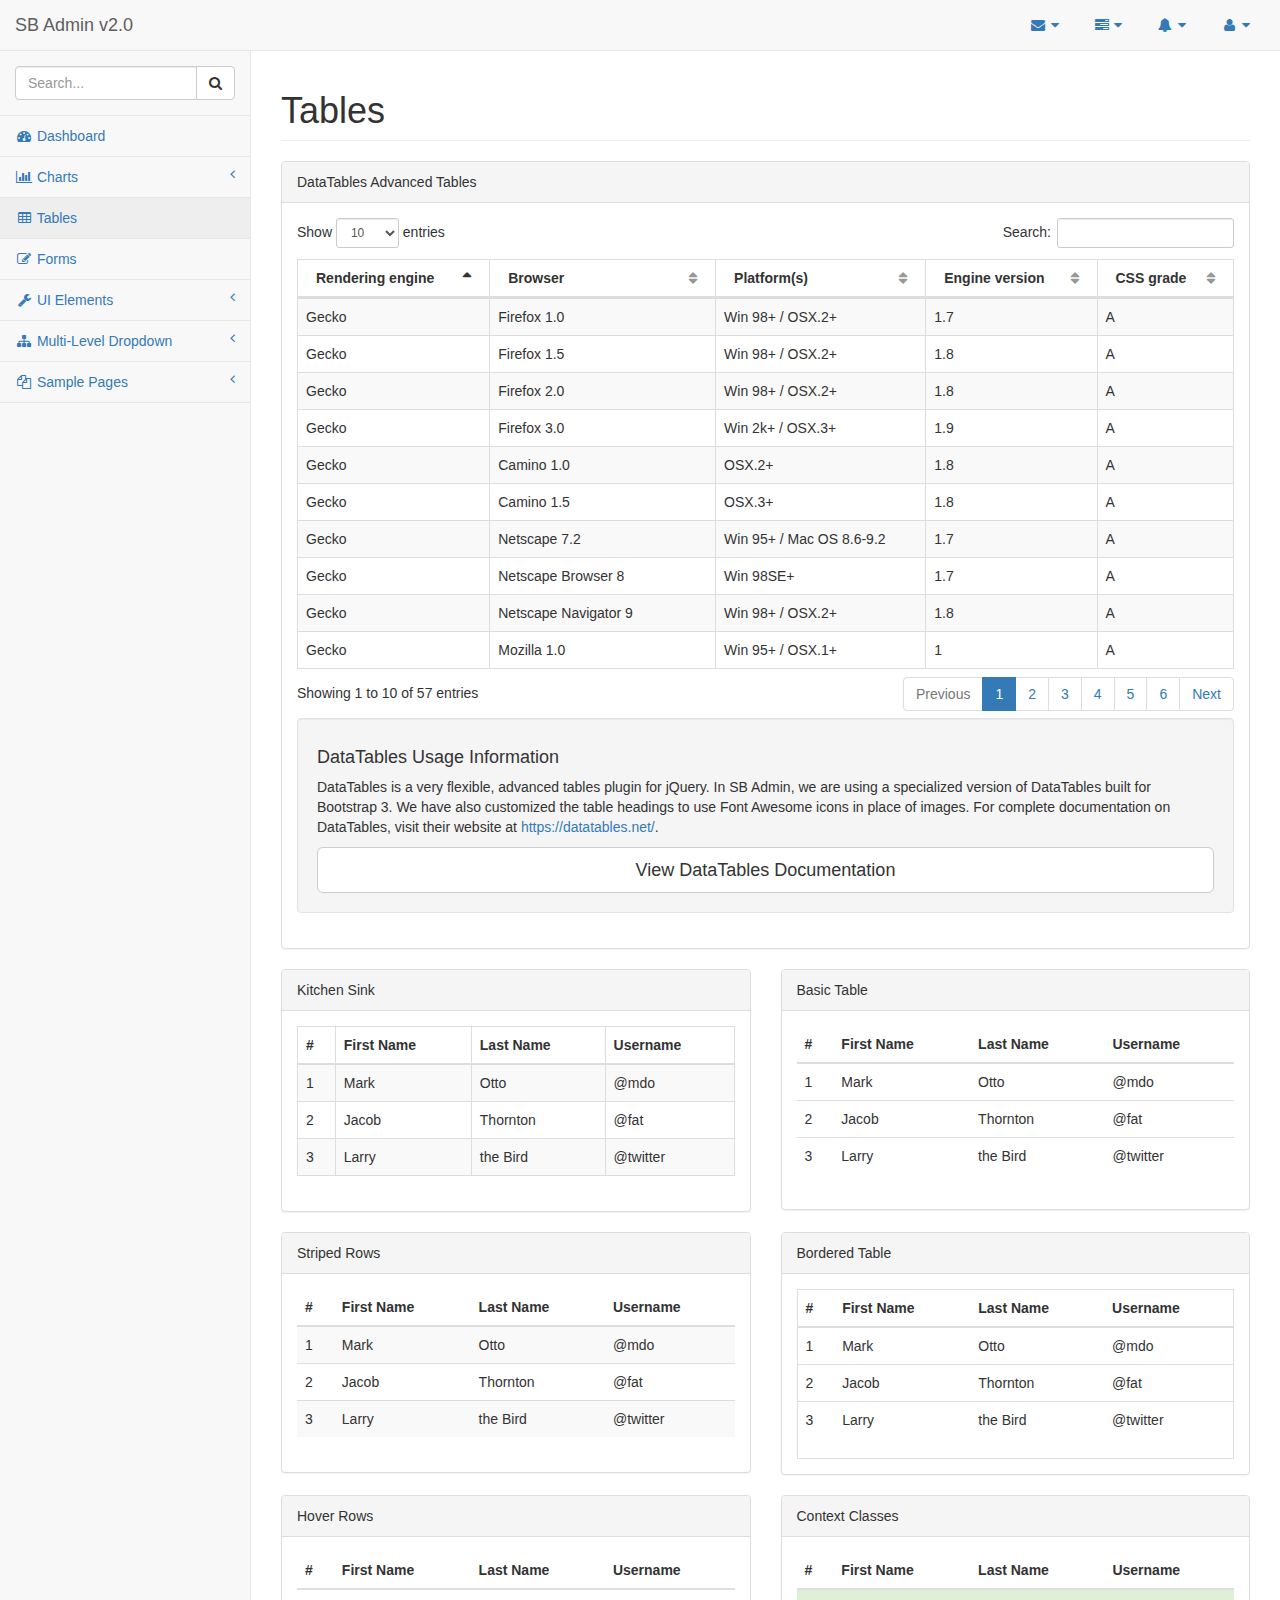
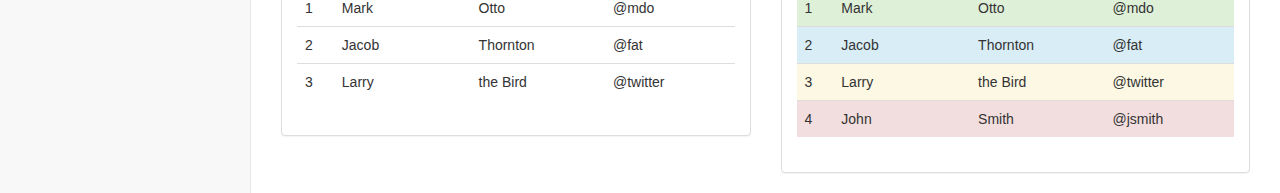
<file: pages/tables.html>
<!DOCTYPE html>
<html lang="en">

<head>

    <meta charset="utf-8">
    <meta http-equiv="X-UA-Compatible" content="IE=edge">
    <meta name="viewport" content="width=device-width, initial-scale=1">
    <meta name="description" content="">
    <meta name="author" content="">

    <title>SB Admin 2 - Bootstrap Admin Theme</title>

    <!-- Bootstrap Core CSS -->
    <link href="../vendor/bootstrap/css/bootstrap.min.css" rel="stylesheet">

    <!-- MetisMenu CSS -->
    <link href="../vendor/metisMenu/metisMenu.min.css" rel="stylesheet">

    <!-- DataTables CSS -->
    <link href="../vendor/datatables-plugins/dataTables.bootstrap.css" rel="stylesheet">

    <!-- DataTables Responsive CSS -->
    <link href="../vendor/datatables-responsive/dataTables.responsive.css" rel="stylesheet">

    <!-- Custom CSS -->
    <link href="../dist/css/sb-admin-2.css" rel="stylesheet">

    <!-- Custom Fonts -->
    <link href="../vendor/font-awesome/css/font-awesome.min.css" rel="stylesheet" type="text/css">

    <!-- HTML5 Shim and Respond.js IE8 support of HTML5 elements and media queries -->
    <!-- WARNING: Respond.js doesn't work if you view the page via file:// -->
    <!--[if lt IE 9]>
        <script src="https://oss.maxcdn.com/libs/html5shiv/3.7.0/html5shiv.js"></script>
        <script src="https://oss.maxcdn.com/libs/respond.js/1.4.2/respond.min.js"></script>
    <![endif]-->

</head>

<body>

    <div id="wrapper">

        <!-- Navigation -->
        <nav class="navbar navbar-default navbar-static-top" role="navigation" style="margin-bottom: 0">
            <div class="navbar-header">
                <button type="button" class="navbar-toggle" data-toggle="collapse" data-target=".navbar-collapse">
                    <span class="sr-only">Toggle navigation</span>
                    <span class="icon-bar"></span>
                    <span class="icon-bar"></span>
                    <span class="icon-bar"></span>
                </button>
                <a class="navbar-brand" href="index.html">SB Admin v2.0</a>
            </div>
            <!-- /.navbar-header -->

            <ul class="nav navbar-top-links navbar-right">
                <li class="dropdown">
                    <a class="dropdown-toggle" data-toggle="dropdown" href="#">
                        <i class="fa fa-envelope fa-fw"></i> <i class="fa fa-caret-down"></i>
                    </a>
                    <ul class="dropdown-menu dropdown-messages">
                        <li>
                            <a href="#">
                                <div>
                                    <strong>John Smith</strong>
                                    <span class="pull-right text-muted">
                                        <em>Yesterday</em>
                                    </span>
                                </div>
                                <div>Lorem ipsum dolor sit amet, consectetur adipiscing elit. Pellentesque eleifend...</div>
                            </a>
                        </li>
                        <li class="divider"></li>
                        <li>
                            <a href="#">
                                <div>
                                    <strong>John Smith</strong>
                                    <span class="pull-right text-muted">
                                        <em>Yesterday</em>
                                    </span>
                                </div>
                                <div>Lorem ipsum dolor sit amet, consectetur adipiscing elit. Pellentesque eleifend...</div>
                            </a>
                        </li>
                        <li class="divider"></li>
                        <li>
                            <a href="#">
                                <div>
                                    <strong>John Smith</strong>
                                    <span class="pull-right text-muted">
                                        <em>Yesterday</em>
                                    </span>
                                </div>
                                <div>Lorem ipsum dolor sit amet, consectetur adipiscing elit. Pellentesque eleifend...</div>
                            </a>
                        </li>
                        <li class="divider"></li>
                        <li>
                            <a class="text-center" href="#">
                                <strong>Read All Messages</strong>
                                <i class="fa fa-angle-right"></i>
                            </a>
                        </li>
                    </ul>
                    <!-- /.dropdown-messages -->
                </li>
                <!-- /.dropdown -->
                <li class="dropdown">
                    <a class="dropdown-toggle" data-toggle="dropdown" href="#">
                        <i class="fa fa-tasks fa-fw"></i> <i class="fa fa-caret-down"></i>
                    </a>
                    <ul class="dropdown-menu dropdown-tasks">
                        <li>
                            <a href="#">
                                <div>
                                    <p>
                                        <strong>Task 1</strong>
                                        <span class="pull-right text-muted">40% Complete</span>
                                    </p>
                                    <div class="progress progress-striped active">
                                        <div class="progress-bar progress-bar-success" role="progressbar" aria-valuenow="40" aria-valuemin="0" aria-valuemax="100" style="width: 40%">
                                            <span class="sr-only">40% Complete (success)</span>
                                        </div>
                                    </div>
                                </div>
                            </a>
                        </li>
                        <li class="divider"></li>
                        <li>
                            <a href="#">
                                <div>
                                    <p>
                                        <strong>Task 2</strong>
                                        <span class="pull-right text-muted">20% Complete</span>
                                    </p>
                                    <div class="progress progress-striped active">
                                        <div class="progress-bar progress-bar-info" role="progressbar" aria-valuenow="20" aria-valuemin="0" aria-valuemax="100" style="width: 20%">
                                            <span class="sr-only">20% Complete</span>
                                        </div>
                                    </div>
                                </div>
                            </a>
                        </li>
                        <li class="divider"></li>
                        <li>
                            <a href="#">
                                <div>
                                    <p>
                                        <strong>Task 3</strong>
                                        <span class="pull-right text-muted">60% Complete</span>
                                    </p>
                                    <div class="progress progress-striped active">
                                        <div class="progress-bar progress-bar-warning" role="progressbar" aria-valuenow="60" aria-valuemin="0" aria-valuemax="100" style="width: 60%">
                                            <span class="sr-only">60% Complete (warning)</span>
                                        </div>
                                    </div>
                                </div>
                            </a>
                        </li>
                        <li class="divider"></li>
                        <li>
                            <a href="#">
                                <div>
                                    <p>
                                        <strong>Task 4</strong>
                                        <span class="pull-right text-muted">80% Complete</span>
                                    </p>
                                    <div class="progress progress-striped active">
                                        <div class="progress-bar progress-bar-danger" role="progressbar" aria-valuenow="80" aria-valuemin="0" aria-valuemax="100" style="width: 80%">
                                            <span class="sr-only">80% Complete (danger)</span>
                                        </div>
                                    </div>
                                </div>
                            </a>
                        </li>
                        <li class="divider"></li>
                        <li>
                            <a class="text-center" href="#">
                                <strong>See All Tasks</strong>
                                <i class="fa fa-angle-right"></i>
                            </a>
                        </li>
                    </ul>
                    <!-- /.dropdown-tasks -->
                </li>
                <!-- /.dropdown -->
                <li class="dropdown">
                    <a class="dropdown-toggle" data-toggle="dropdown" href="#">
                        <i class="fa fa-bell fa-fw"></i> <i class="fa fa-caret-down"></i>
                    </a>
                    <ul class="dropdown-menu dropdown-alerts">
                        <li>
                            <a href="#">
                                <div>
                                    <i class="fa fa-comment fa-fw"></i> New Comment
                                    <span class="pull-right text-muted small">4 minutes ago</span>
                                </div>
                            </a>
                        </li>
                        <li class="divider"></li>
                        <li>
                            <a href="#">
                                <div>
                                    <i class="fa fa-twitter fa-fw"></i> 3 New Followers
                                    <span class="pull-right text-muted small">12 minutes ago</span>
                                </div>
                            </a>
                        </li>
                        <li class="divider"></li>
                        <li>
                            <a href="#">
                                <div>
                                    <i class="fa fa-envelope fa-fw"></i> Message Sent
                                    <span class="pull-right text-muted small">4 minutes ago</span>
                                </div>
                            </a>
                        </li>
                        <li class="divider"></li>
                        <li>
                            <a href="#">
                                <div>
                                    <i class="fa fa-tasks fa-fw"></i> New Task
                                    <span class="pull-right text-muted small">4 minutes ago</span>
                                </div>
                            </a>
                        </li>
                        <li class="divider"></li>
                        <li>
                            <a href="#">
                                <div>
                                    <i class="fa fa-upload fa-fw"></i> Server Rebooted
                                    <span class="pull-right text-muted small">4 minutes ago</span>
                                </div>
                            </a>
                        </li>
                        <li class="divider"></li>
                        <li>
                            <a class="text-center" href="#">
                                <strong>See All Alerts</strong>
                                <i class="fa fa-angle-right"></i>
                            </a>
                        </li>
                    </ul>
                    <!-- /.dropdown-alerts -->
                </li>
                <!-- /.dropdown -->
                <li class="dropdown">
                    <a class="dropdown-toggle" data-toggle="dropdown" href="#">
                        <i class="fa fa-user fa-fw"></i> <i class="fa fa-caret-down"></i>
                    </a>
                    <ul class="dropdown-menu dropdown-user">
                        <li><a href="#"><i class="fa fa-user fa-fw"></i> User Profile</a>
                        </li>
                        <li><a href="#"><i class="fa fa-gear fa-fw"></i> Settings</a>
                        </li>
                        <li class="divider"></li>
                        <li><a href="login.html"><i class="fa fa-sign-out fa-fw"></i> Logout</a>
                        </li>
                    </ul>
                    <!-- /.dropdown-user -->
                </li>
                <!-- /.dropdown -->
            </ul>
            <!-- /.navbar-top-links -->

            <div class="navbar-default sidebar" role="navigation">
                <div class="sidebar-nav navbar-collapse">
                    <ul class="nav" id="side-menu">
                        <li class="sidebar-search">
                            <div class="input-group custom-search-form">
                                <input type="text" class="form-control" placeholder="Search...">
                                <span class="input-group-btn">
                                <button class="btn btn-default" type="button">
                                    <i class="fa fa-search"></i>
                                </button>
                            </span>
                            </div>
                            <!-- /input-group -->
                        </li>
                        <li>
                            <a href="index.html"><i class="fa fa-dashboard fa-fw"></i> Dashboard</a>
                        </li>
                        <li>
                            <a href="#"><i class="fa fa-bar-chart-o fa-fw"></i> Charts<span class="fa arrow"></span></a>
                            <ul class="nav nav-second-level">
                                <li>
                                    <a href="flot.html">Flot Charts</a>
                                </li>
                                <li>
                                    <a href="morris.html">Morris.js Charts</a>
                                </li>
                            </ul>
                            <!-- /.nav-second-level -->
                        </li>
                        <li>
                            <a href="tables.html"><i class="fa fa-table fa-fw"></i> Tables</a>
                        </li>
                        <li>
                            <a href="forms.html"><i class="fa fa-edit fa-fw"></i> Forms</a>
                        </li>
                        <li>
                            <a href="#"><i class="fa fa-wrench fa-fw"></i> UI Elements<span class="fa arrow"></span></a>
                            <ul class="nav nav-second-level">
                                <li>
                                    <a href="panels-wells.html">Panels and Wells</a>
                                </li>
                                <li>
                                    <a href="buttons.html">Buttons</a>
                                </li>
                                <li>
                                    <a href="notifications.html">Notifications</a>
                                </li>
                                <li>
                                    <a href="typography.html">Typography</a>
                                </li>
                                <li>
                                    <a href="icons.html"> Icons</a>
                                </li>
                                <li>
                                    <a href="grid.html">Grid</a>
                                </li>
                            </ul>
                            <!-- /.nav-second-level -->
                        </li>
                        <li>
                            <a href="#"><i class="fa fa-sitemap fa-fw"></i> Multi-Level Dropdown<span class="fa arrow"></span></a>
                            <ul class="nav nav-second-level">
                                <li>
                                    <a href="#">Second Level Item</a>
                                </li>
                                <li>
                                    <a href="#">Second Level Item</a>
                                </li>
                                <li>
                                    <a href="#">Third Level <span class="fa arrow"></span></a>
                                    <ul class="nav nav-third-level">
                                        <li>
                                            <a href="#">Third Level Item</a>
                                        </li>
                                        <li>
                                            <a href="#">Third Level Item</a>
                                        </li>
                                        <li>
                                            <a href="#">Third Level Item</a>
                                        </li>
                                        <li>
                                            <a href="#">Third Level Item</a>
                                        </li>
                                    </ul>
                                    <!-- /.nav-third-level -->
                                </li>
                            </ul>
                            <!-- /.nav-second-level -->
                        </li>
                        <li>
                            <a href="#"><i class="fa fa-files-o fa-fw"></i> Sample Pages<span class="fa arrow"></span></a>
                            <ul class="nav nav-second-level">
                                <li>
                                    <a href="blank.html">Blank Page</a>
                                </li>
                                <li>
                                    <a href="login.html">Login Page</a>
                                </li>
                            </ul>
                            <!-- /.nav-second-level -->
                        </li>
                    </ul>
                </div>
                <!-- /.sidebar-collapse -->
            </div>
            <!-- /.navbar-static-side -->
        </nav>

        <div id="page-wrapper">
            <div class="row">
                <div class="col-lg-12">
                    <h1 class="page-header">Tables</h1>
                </div>
                <!-- /.col-lg-12 -->
            </div>
            <!-- /.row -->
            <div class="row">
                <div class="col-lg-12">
                    <div class="panel panel-default">
                        <div class="panel-heading">
                            DataTables Advanced Tables
                        </div>
                        <!-- /.panel-heading -->
                        <div class="panel-body">
                            <table width="100%" class="table table-striped table-bordered table-hover" id="dataTables-example">
                                <thead>
                                    <tr>
                                        <th>Rendering engine</th>
                                        <th>Browser</th>
                                        <th>Platform(s)</th>
                                        <th>Engine version</th>
                                        <th>CSS grade</th>
                                    </tr>
                                </thead>
                                <tbody>
                                    <tr class="odd gradeX">
                                        <td>Trident</td>
                                        <td>Internet Explorer 4.0</td>
                                        <td>Win 95+</td>
                                        <td class="center">4</td>
                                        <td class="center">X</td>
                                    </tr>
                                    <tr class="even gradeC">
                                        <td>Trident</td>
                                        <td>Internet Explorer 5.0</td>
                                        <td>Win 95+</td>
                                        <td class="center">5</td>
                                        <td class="center">C</td>
                                    </tr>
                                    <tr class="odd gradeA">
                                        <td>Trident</td>
                                        <td>Internet Explorer 5.5</td>
                                        <td>Win 95+</td>
                                        <td class="center">5.5</td>
                                        <td class="center">A</td>
                                    </tr>
                                    <tr class="even gradeA">
                                        <td>Trident</td>
                                        <td>Internet Explorer 6</td>
                                        <td>Win 98+</td>
                                        <td class="center">6</td>
                                        <td class="center">A</td>
                                    </tr>
                                    <tr class="odd gradeA">
                                        <td>Trident</td>
                                        <td>Internet Explorer 7</td>
                                        <td>Win XP SP2+</td>
                                        <td class="center">7</td>
                                        <td class="center">A</td>
                                    </tr>
                                    <tr class="even gradeA">
                                        <td>Trident</td>
                                        <td>AOL browser (AOL desktop)</td>
                                        <td>Win XP</td>
                                        <td class="center">6</td>
                                        <td class="center">A</td>
                                    </tr>
                                    <tr class="gradeA">
                                        <td>Gecko</td>
                                        <td>Firefox 1.0</td>
                                        <td>Win 98+ / OSX.2+</td>
                                        <td class="center">1.7</td>
                                        <td class="center">A</td>
                                    </tr>
                                    <tr class="gradeA">
                                        <td>Gecko</td>
                                        <td>Firefox 1.5</td>
                                        <td>Win 98+ / OSX.2+</td>
                                        <td class="center">1.8</td>
                                        <td class="center">A</td>
                                    </tr>
                                    <tr class="gradeA">
                                        <td>Gecko</td>
                                        <td>Firefox 2.0</td>
                                        <td>Win 98+ / OSX.2+</td>
                                        <td class="center">1.8</td>
                                        <td class="center">A</td>
                                    </tr>
                                    <tr class="gradeA">
                                        <td>Gecko</td>
                                        <td>Firefox 3.0</td>
                                        <td>Win 2k+ / OSX.3+</td>
                                        <td class="center">1.9</td>
                                        <td class="center">A</td>
                                    </tr>
                                    <tr class="gradeA">
                                        <td>Gecko</td>
                                        <td>Camino 1.0</td>
                                        <td>OSX.2+</td>
                                        <td class="center">1.8</td>
                                        <td class="center">A</td>
                                    </tr>
                                    <tr class="gradeA">
                                        <td>Gecko</td>
                                        <td>Camino 1.5</td>
                                        <td>OSX.3+</td>
                                        <td class="center">1.8</td>
                                        <td class="center">A</td>
                                    </tr>
                                    <tr class="gradeA">
                                        <td>Gecko</td>
                                        <td>Netscape 7.2</td>
                                        <td>Win 95+ / Mac OS 8.6-9.2</td>
                                        <td class="center">1.7</td>
                                        <td class="center">A</td>
                                    </tr>
                                    <tr class="gradeA">
                                        <td>Gecko</td>
                                        <td>Netscape Browser 8</td>
                                        <td>Win 98SE+</td>
                                        <td class="center">1.7</td>
                                        <td class="center">A</td>
                                    </tr>
                                    <tr class="gradeA">
                                        <td>Gecko</td>
                                        <td>Netscape Navigator 9</td>
                                        <td>Win 98+ / OSX.2+</td>
                                        <td class="center">1.8</td>
                                        <td class="center">A</td>
                                    </tr>
                                    <tr class="gradeA">
                                        <td>Gecko</td>
                                        <td>Mozilla 1.0</td>
                                        <td>Win 95+ / OSX.1+</td>
                                        <td class="center">1</td>
                                        <td class="center">A</td>
                                    </tr>
                                    <tr class="gradeA">
                                        <td>Gecko</td>
                                        <td>Mozilla 1.1</td>
                                        <td>Win 95+ / OSX.1+</td>
                                        <td class="center">1.1</td>
                                        <td class="center">A</td>
                                    </tr>
                                    <tr class="gradeA">
                                        <td>Gecko</td>
                                        <td>Mozilla 1.2</td>
                                        <td>Win 95+ / OSX.1+</td>
                                        <td class="center">1.2</td>
                                        <td class="center">A</td>
                                    </tr>
                                    <tr class="gradeA">
                                        <td>Gecko</td>
                                        <td>Mozilla 1.3</td>
                                        <td>Win 95+ / OSX.1+</td>
                                        <td class="center">1.3</td>
                                        <td class="center">A</td>
                                    </tr>
                                    <tr class="gradeA">
                                        <td>Gecko</td>
                                        <td>Mozilla 1.4</td>
                                        <td>Win 95+ / OSX.1+</td>
                                        <td class="center">1.4</td>
                                        <td class="center">A</td>
                                    </tr>
                                    <tr class="gradeA">
                                        <td>Gecko</td>
                                        <td>Mozilla 1.5</td>
                                        <td>Win 95+ / OSX.1+</td>
                                        <td class="center">1.5</td>
                                        <td class="center">A</td>
                                    </tr>
                                    <tr class="gradeA">
                                        <td>Gecko</td>
                                        <td>Mozilla 1.6</td>
                                        <td>Win 95+ / OSX.1+</td>
                                        <td class="center">1.6</td>
                                        <td class="center">A</td>
                                    </tr>
                                    <tr class="gradeA">
                                        <td>Gecko</td>
                                        <td>Mozilla 1.7</td>
                                        <td>Win 98+ / OSX.1+</td>
                                        <td class="center">1.7</td>
                                        <td class="center">A</td>
                                    </tr>
                                    <tr class="gradeA">
                                        <td>Gecko</td>
                                        <td>Mozilla 1.8</td>
                                        <td>Win 98+ / OSX.1+</td>
                                        <td class="center">1.8</td>
                                        <td class="center">A</td>
                                    </tr>
                                    <tr class="gradeA">
                                        <td>Gecko</td>
                                        <td>Seamonkey 1.1</td>
                                        <td>Win 98+ / OSX.2+</td>
                                        <td class="center">1.8</td>
                                        <td class="center">A</td>
                                    </tr>
                                    <tr class="gradeA">
                                        <td>Gecko</td>
                                        <td>Epiphany 2.20</td>
                                        <td>Gnome</td>
                                        <td class="center">1.8</td>
                                        <td class="center">A</td>
                                    </tr>
                                    <tr class="gradeA">
                                        <td>Webkit</td>
                                        <td>Safari 1.2</td>
                                        <td>OSX.3</td>
                                        <td class="center">125.5</td>
                                        <td class="center">A</td>
                                    </tr>
                                    <tr class="gradeA">
                                        <td>Webkit</td>
                                        <td>Safari 1.3</td>
                                        <td>OSX.3</td>
                                        <td class="center">312.8</td>
                                        <td class="center">A</td>
                                    </tr>
                                    <tr class="gradeA">
                                        <td>Webkit</td>
                                        <td>Safari 2.0</td>
                                        <td>OSX.4+</td>
                                        <td class="center">419.3</td>
                                        <td class="center">A</td>
                                    </tr>
                                    <tr class="gradeA">
                                        <td>Webkit</td>
                                        <td>Safari 3.0</td>
                                        <td>OSX.4+</td>
                                        <td class="center">522.1</td>
                                        <td class="center">A</td>
                                    </tr>
                                    <tr class="gradeA">
                                        <td>Webkit</td>
                                        <td>OmniWeb 5.5</td>
                                        <td>OSX.4+</td>
                                        <td class="center">420</td>
                                        <td class="center">A</td>
                                    </tr>
                                    <tr class="gradeA">
                                        <td>Webkit</td>
                                        <td>iPod Touch / iPhone</td>
                                        <td>iPod</td>
                                        <td class="center">420.1</td>
                                        <td class="center">A</td>
                                    </tr>
                                    <tr class="gradeA">
                                        <td>Webkit</td>
                                        <td>S60</td>
                                        <td>S60</td>
                                        <td class="center">413</td>
                                        <td class="center">A</td>
                                    </tr>
                                    <tr class="gradeA">
                                        <td>Presto</td>
                                        <td>Opera 7.0</td>
                                        <td>Win 95+ / OSX.1+</td>
                                        <td class="center">-</td>
                                        <td class="center">A</td>
                                    </tr>
                                    <tr class="gradeA">
                                        <td>Presto</td>
                                        <td>Opera 7.5</td>
                                        <td>Win 95+ / OSX.2+</td>
                                        <td class="center">-</td>
                                        <td class="center">A</td>
                                    </tr>
                                    <tr class="gradeA">
                                        <td>Presto</td>
                                        <td>Opera 8.0</td>
                                        <td>Win 95+ / OSX.2+</td>
                                        <td class="center">-</td>
                                        <td class="center">A</td>
                                    </tr>
                                    <tr class="gradeA">
                                        <td>Presto</td>
                                        <td>Opera 8.5</td>
                                        <td>Win 95+ / OSX.2+</td>
                                        <td class="center">-</td>
                                        <td class="center">A</td>
                                    </tr>
                                    <tr class="gradeA">
                                        <td>Presto</td>
                                        <td>Opera 9.0</td>
                                        <td>Win 95+ / OSX.3+</td>
                                        <td class="center">-</td>
                                        <td class="center">A</td>
                                    </tr>
                                    <tr class="gradeA">
                                        <td>Presto</td>
                                        <td>Opera 9.2</td>
                                        <td>Win 88+ / OSX.3+</td>
                                        <td class="center">-</td>
                                        <td class="center">A</td>
                                    </tr>
                                    <tr class="gradeA">
                                        <td>Presto</td>
                                        <td>Opera 9.5</td>
                                        <td>Win 88+ / OSX.3+</td>
                                        <td class="center">-</td>
                                        <td class="center">A</td>
                                    </tr>
                                    <tr class="gradeA">
                                        <td>Presto</td>
                                        <td>Opera for Wii</td>
                                        <td>Wii</td>
                                        <td class="center">-</td>
                                        <td class="center">A</td>
                                    </tr>
                                    <tr class="gradeA">
                                        <td>Presto</td>
                                        <td>Nokia N800</td>
                                        <td>N800</td>
                                        <td class="center">-</td>
                                        <td class="center">A</td>
                                    </tr>
                                    <tr class="gradeA">
                                        <td>Presto</td>
                                        <td>Nintendo DS browser</td>
                                        <td>Nintendo DS</td>
                                        <td class="center">8.5</td>
                                        <td class="center">C/A<sup>1</sup>
                                        </td>
                                    </tr>
                                    <tr class="gradeC">
                                        <td>KHTML</td>
                                        <td>Konqureror 3.1</td>
                                        <td>KDE 3.1</td>
                                        <td class="center">3.1</td>
                                        <td class="center">C</td>
                                    </tr>
                                    <tr class="gradeA">
                                        <td>KHTML</td>
                                        <td>Konqureror 3.3</td>
                                        <td>KDE 3.3</td>
                                        <td class="center">3.3</td>
                                        <td class="center">A</td>
                                    </tr>
                                    <tr class="gradeA">
                                        <td>KHTML</td>
                                        <td>Konqureror 3.5</td>
                                        <td>KDE 3.5</td>
                                        <td class="center">3.5</td>
                                        <td class="center">A</td>
                                    </tr>
                                    <tr class="gradeX">
                                        <td>Tasman</td>
                                        <td>Internet Explorer 4.5</td>
                                        <td>Mac OS 8-9</td>
                                        <td class="center">-</td>
                                        <td class="center">X</td>
                                    </tr>
                                    <tr class="gradeC">
                                        <td>Tasman</td>
                                        <td>Internet Explorer 5.1</td>
                                        <td>Mac OS 7.6-9</td>
                                        <td class="center">1</td>
                                        <td class="center">C</td>
                                    </tr>
                                    <tr class="gradeC">
                                        <td>Tasman</td>
                                        <td>Internet Explorer 5.2</td>
                                        <td>Mac OS 8-X</td>
                                        <td class="center">1</td>
                                        <td class="center">C</td>
                                    </tr>
                                    <tr class="gradeA">
                                        <td>Misc</td>
                                        <td>NetFront 3.1</td>
                                        <td>Embedded devices</td>
                                        <td class="center">-</td>
                                        <td class="center">C</td>
                                    </tr>
                                    <tr class="gradeA">
                                        <td>Misc</td>
                                        <td>NetFront 3.4</td>
                                        <td>Embedded devices</td>
                                        <td class="center">-</td>
                                        <td class="center">A</td>
                                    </tr>
                                    <tr class="gradeX">
                                        <td>Misc</td>
                                        <td>Dillo 0.8</td>
                                        <td>Embedded devices</td>
                                        <td class="center">-</td>
                                        <td class="center">X</td>
                                    </tr>
                                    <tr class="gradeX">
                                        <td>Misc</td>
                                        <td>Links</td>
                                        <td>Text only</td>
                                        <td class="center">-</td>
                                        <td class="center">X</td>
                                    </tr>
                                    <tr class="gradeX">
                                        <td>Misc</td>
                                        <td>Lynx</td>
                                        <td>Text only</td>
                                        <td class="center">-</td>
                                        <td class="center">X</td>
                                    </tr>
                                    <tr class="gradeC">
                                        <td>Misc</td>
                                        <td>IE Mobile</td>
                                        <td>Windows Mobile 6</td>
                                        <td class="center">-</td>
                                        <td class="center">C</td>
                                    </tr>
                                    <tr class="gradeC">
                                        <td>Misc</td>
                                        <td>PSP browser</td>
                                        <td>PSP</td>
                                        <td class="center">-</td>
                                        <td class="center">C</td>
                                    </tr>
                                    <tr class="gradeU">
                                        <td>Other browsers</td>
                                        <td>All others</td>
                                        <td>-</td>
                                        <td class="center">-</td>
                                        <td class="center">U</td>
                                    </tr>
                                </tbody>
                            </table>
                            <!-- /.table-responsive -->
                            <div class="well">
                                <h4>DataTables Usage Information</h4>
                                <p>DataTables is a very flexible, advanced tables plugin for jQuery. In SB Admin, we are using a specialized version of DataTables built for Bootstrap 3. We have also customized the table headings to use Font Awesome icons in place of images. For complete documentation on DataTables, visit their website at <a target="_blank" href="https://datatables.net/">https://datatables.net/</a>.</p>
                                <a class="btn btn-default btn-lg btn-block" target="_blank" href="https://datatables.net/">View DataTables Documentation</a>
                            </div>
                        </div>
                        <!-- /.panel-body -->
                    </div>
                    <!-- /.panel -->
                </div>
                <!-- /.col-lg-12 -->
            </div>
            <!-- /.row -->
            <div class="row">
                <div class="col-lg-6">
                    <div class="panel panel-default">
                        <div class="panel-heading">
                            Kitchen Sink
                        </div>
                        <!-- /.panel-heading -->
                        <div class="panel-body">
                            <div class="table-responsive">
                                <table class="table table-striped table-bordered table-hover">
                                    <thead>
                                        <tr>
                                            <th>#</th>
                                            <th>First Name</th>
                                            <th>Last Name</th>
                                            <th>Username</th>
                                        </tr>
                                    </thead>
                                    <tbody>
                                        <tr>
                                            <td>1</td>
                                            <td>Mark</td>
                                            <td>Otto</td>
                                            <td>@mdo</td>
                                        </tr>
                                        <tr>
                                            <td>2</td>
                                            <td>Jacob</td>
                                            <td>Thornton</td>
                                            <td>@fat</td>
                                        </tr>
                                        <tr>
                                            <td>3</td>
                                            <td>Larry</td>
                                            <td>the Bird</td>
                                            <td>@twitter</td>
                                        </tr>
                                    </tbody>
                                </table>
                            </div>
                            <!-- /.table-responsive -->
                        </div>
                        <!-- /.panel-body -->
                    </div>
                    <!-- /.panel -->
                </div>
                <!-- /.col-lg-6 -->
                <div class="col-lg-6">
                    <div class="panel panel-default">
                        <div class="panel-heading">
                            Basic Table
                        </div>
                        <!-- /.panel-heading -->
                        <div class="panel-body">
                            <div class="table-responsive">
                                <table class="table">
                                    <thead>
                                        <tr>
                                            <th>#</th>
                                            <th>First Name</th>
                                            <th>Last Name</th>
                                            <th>Username</th>
                                        </tr>
                                    </thead>
                                    <tbody>
                                        <tr>
                                            <td>1</td>
                                            <td>Mark</td>
                                            <td>Otto</td>
                                            <td>@mdo</td>
                                        </tr>
                                        <tr>
                                            <td>2</td>
                                            <td>Jacob</td>
                                            <td>Thornton</td>
                                            <td>@fat</td>
                                        </tr>
                                        <tr>
                                            <td>3</td>
                                            <td>Larry</td>
                                            <td>the Bird</td>
                                            <td>@twitter</td>
                                        </tr>
                                    </tbody>
                                </table>
                            </div>
                            <!-- /.table-responsive -->
                        </div>
                        <!-- /.panel-body -->
                    </div>
                    <!-- /.panel -->
                </div>
                <!-- /.col-lg-6 -->
            </div>
            <!-- /.row -->
            <div class="row">
                <div class="col-lg-6">
                    <div class="panel panel-default">
                        <div class="panel-heading">
                            Striped Rows
                        </div>
                        <!-- /.panel-heading -->
                        <div class="panel-body">
                            <div class="table-responsive">
                                <table class="table table-striped">
                                    <thead>
                                        <tr>
                                            <th>#</th>
                                            <th>First Name</th>
                                            <th>Last Name</th>
                                            <th>Username</th>
                                        </tr>
                                    </thead>
                                    <tbody>
                                        <tr>
                                            <td>1</td>
                                            <td>Mark</td>
                                            <td>Otto</td>
                                            <td>@mdo</td>
                                        </tr>
                                        <tr>
                                            <td>2</td>
                                            <td>Jacob</td>
                                            <td>Thornton</td>
                                            <td>@fat</td>
                                        </tr>
                                        <tr>
                                            <td>3</td>
                                            <td>Larry</td>
                                            <td>the Bird</td>
                                            <td>@twitter</td>
                                        </tr>
                                    </tbody>
                                </table>
                            </div>
                            <!-- /.table-responsive -->
                        </div>
                        <!-- /.panel-body -->
                    </div>
                    <!-- /.panel -->
                </div>
                <!-- /.col-lg-6 -->
                <div class="col-lg-6">
                    <div class="panel panel-default">
                        <div class="panel-heading">
                            Bordered Table
                        </div>
                        <!-- /.panel-heading -->
                        <div class="panel-body">
                            <div class="table-responsive table-bordered">
                                <table class="table">
                                    <thead>
                                        <tr>
                                            <th>#</th>
                                            <th>First Name</th>
                                            <th>Last Name</th>
                                            <th>Username</th>
                                        </tr>
                                    </thead>
                                    <tbody>
                                        <tr>
                                            <td>1</td>
                                            <td>Mark</td>
                                            <td>Otto</td>
                                            <td>@mdo</td>
                                        </tr>
                                        <tr>
                                            <td>2</td>
                                            <td>Jacob</td>
                                            <td>Thornton</td>
                                            <td>@fat</td>
                                        </tr>
                                        <tr>
                                            <td>3</td>
                                            <td>Larry</td>
                                            <td>the Bird</td>
                                            <td>@twitter</td>
                                        </tr>
                                    </tbody>
                                </table>
                            </div>
                            <!-- /.table-responsive -->
                        </div>
                        <!-- /.panel-body -->
                    </div>
                    <!-- /.panel -->
                </div>
                <!-- /.col-lg-6 -->
            </div>
            <!-- /.row -->
            <div class="row">
                <div class="col-lg-6">
                    <div class="panel panel-default">
                        <div class="panel-heading">
                            Hover Rows
                        </div>
                        <!-- /.panel-heading -->
                        <div class="panel-body">
                            <div class="table-responsive">
                                <table class="table table-hover">
                                    <thead>
                                        <tr>
                                            <th>#</th>
                                            <th>First Name</th>
                                            <th>Last Name</th>
                                            <th>Username</th>
                                        </tr>
                                    </thead>
                                    <tbody>
                                        <tr>
                                            <td>1</td>
                                            <td>Mark</td>
                                            <td>Otto</td>
                                            <td>@mdo</td>
                                        </tr>
                                        <tr>
                                            <td>2</td>
                                            <td>Jacob</td>
                                            <td>Thornton</td>
                                            <td>@fat</td>
                                        </tr>
                                        <tr>
                                            <td>3</td>
                                            <td>Larry</td>
                                            <td>the Bird</td>
                                            <td>@twitter</td>
                                        </tr>
                                    </tbody>
                                </table>
                            </div>
                            <!-- /.table-responsive -->
                        </div>
                        <!-- /.panel-body -->
                    </div>
                    <!-- /.panel -->
                </div>
                <!-- /.col-lg-6 -->
                <div class="col-lg-6">
                    <div class="panel panel-default">
                        <div class="panel-heading">
                            Context Classes
                        </div>
                        <!-- /.panel-heading -->
                        <div class="panel-body">
                            <div class="table-responsive">
                                <table class="table">
                                    <thead>
                                        <tr>
                                            <th>#</th>
                                            <th>First Name</th>
                                            <th>Last Name</th>
                                            <th>Username</th>
                                        </tr>
                                    </thead>
                                    <tbody>
                                        <tr class="success">
                                            <td>1</td>
                                            <td>Mark</td>
                                            <td>Otto</td>
                                            <td>@mdo</td>
                                        </tr>
                                        <tr class="info">
                                            <td>2</td>
                                            <td>Jacob</td>
                                            <td>Thornton</td>
                                            <td>@fat</td>
                                        </tr>
                                        <tr class="warning">
                                            <td>3</td>
                                            <td>Larry</td>
                                            <td>the Bird</td>
                                            <td>@twitter</td>
                                        </tr>
                                        <tr class="danger">
                                            <td>4</td>
                                            <td>John</td>
                                            <td>Smith</td>
                                            <td>@jsmith</td>
                                        </tr>
                                    </tbody>
                                </table>
                            </div>
                            <!-- /.table-responsive -->
                        </div>
                        <!-- /.panel-body -->
                    </div>
                    <!-- /.panel -->
                </div>
                <!-- /.col-lg-6 -->
            </div>
            <!-- /.row -->
        </div>
        <!-- /#page-wrapper -->

    </div>
    <!-- /#wrapper -->

    <!-- jQuery -->
    <script src="../vendor/jquery/jquery.min.js"></script>

    <!-- Bootstrap Core JavaScript -->
    <script src="../vendor/bootstrap/js/bootstrap.min.js"></script>

    <!-- Metis Menu Plugin JavaScript -->
    <script src="../vendor/metisMenu/metisMenu.min.js"></script>

    <!-- DataTables JavaScript -->
    <script src="../vendor/datatables/js/jquery.dataTables.min.js"></script>
    <script src="../vendor/datatables-plugins/dataTables.bootstrap.min.js"></script>
    <script src="../vendor/datatables-responsive/dataTables.responsive.js"></script>

    <!-- Custom Theme JavaScript -->
    <script src="../dist/js/sb-admin-2.js"></script>

    <!-- Page-Level Demo Scripts - Tables - Use for reference -->
    <script>
    $(document).ready(function() {
        $('#dataTables-example').DataTable({
            responsive: true
        });
    });
    </script>

</body>

</html>
</file>
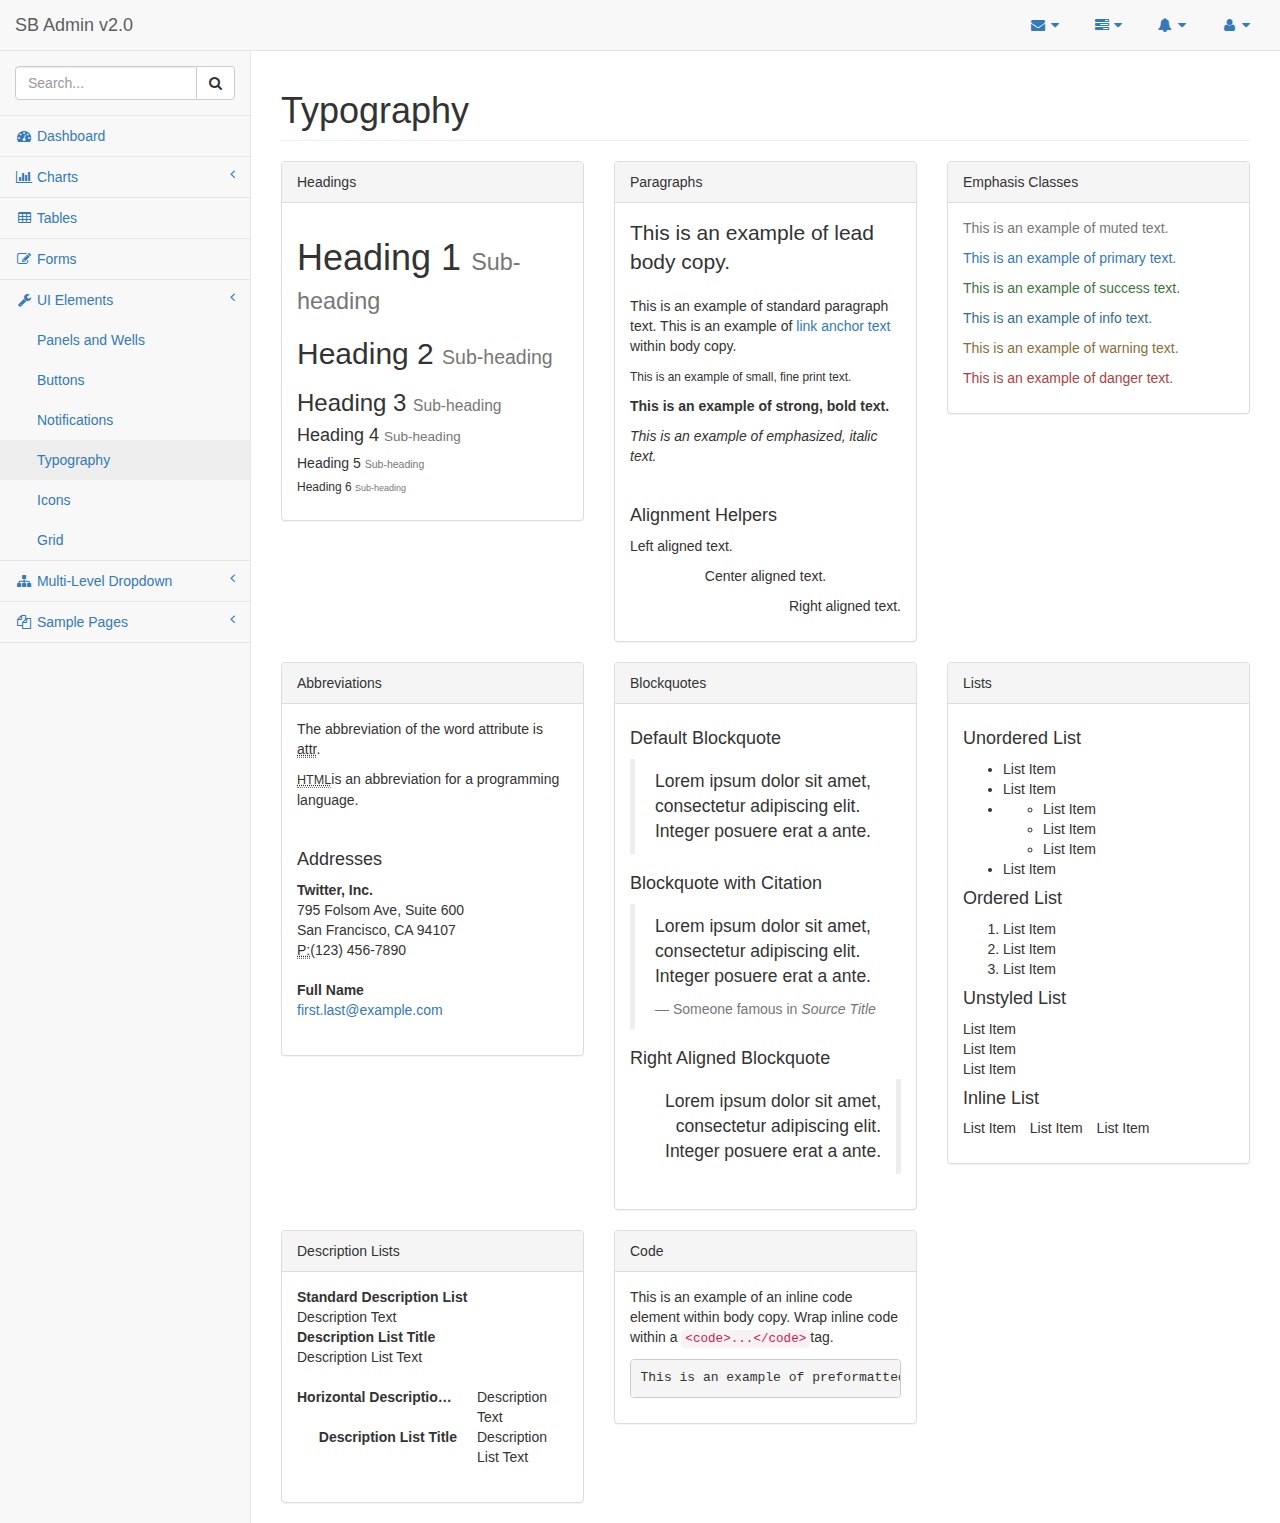
<file: pages/typography.html>
<!DOCTYPE html>
<html lang="en">

<head>

    <meta charset="utf-8">
    <meta http-equiv="X-UA-Compatible" content="IE=edge">
    <meta name="viewport" content="width=device-width, initial-scale=1">
    <meta name="description" content="">
    <meta name="author" content="">

    <title>SB Admin 2 - Bootstrap Admin Theme</title>

    <!-- Bootstrap Core CSS -->
    <link href="../vendor/bootstrap/css/bootstrap.min.css" rel="stylesheet">

    <!-- MetisMenu CSS -->
    <link href="../vendor/metisMenu/metisMenu.min.css" rel="stylesheet">

    <!-- Custom CSS -->
    <link href="../dist/css/sb-admin-2.css" rel="stylesheet">

    <!-- Custom Fonts -->
    <link href="../vendor/font-awesome/css/font-awesome.min.css" rel="stylesheet" type="text/css">

    <!-- HTML5 Shim and Respond.js IE8 support of HTML5 elements and media queries -->
    <!-- WARNING: Respond.js doesn't work if you view the page via file:// -->
    <!--[if lt IE 9]>
        <script src="https://oss.maxcdn.com/libs/html5shiv/3.7.0/html5shiv.js"></script>
        <script src="https://oss.maxcdn.com/libs/respond.js/1.4.2/respond.min.js"></script>
    <![endif]-->

</head>

<body>

    <div id="wrapper">

        <!-- Navigation -->
        <nav class="navbar navbar-default navbar-static-top" role="navigation" style="margin-bottom: 0">
            <div class="navbar-header">
                <button type="button" class="navbar-toggle" data-toggle="collapse" data-target=".navbar-collapse">
                    <span class="sr-only">Toggle navigation</span>
                    <span class="icon-bar"></span>
                    <span class="icon-bar"></span>
                    <span class="icon-bar"></span>
                </button>
                <a class="navbar-brand" href="index.html">SB Admin v2.0</a>
            </div>
            <!-- /.navbar-header -->

            <ul class="nav navbar-top-links navbar-right">
                <li class="dropdown">
                    <a class="dropdown-toggle" data-toggle="dropdown" href="#">
                        <i class="fa fa-envelope fa-fw"></i> <i class="fa fa-caret-down"></i>
                    </a>
                    <ul class="dropdown-menu dropdown-messages">
                        <li>
                            <a href="#">
                                <div>
                                    <strong>John Smith</strong>
                                    <span class="pull-right text-muted">
                                        <em>Yesterday</em>
                                    </span>
                                </div>
                                <div>Lorem ipsum dolor sit amet, consectetur adipiscing elit. Pellentesque eleifend...</div>
                            </a>
                        </li>
                        <li class="divider"></li>
                        <li>
                            <a href="#">
                                <div>
                                    <strong>John Smith</strong>
                                    <span class="pull-right text-muted">
                                        <em>Yesterday</em>
                                    </span>
                                </div>
                                <div>Lorem ipsum dolor sit amet, consectetur adipiscing elit. Pellentesque eleifend...</div>
                            </a>
                        </li>
                        <li class="divider"></li>
                        <li>
                            <a href="#">
                                <div>
                                    <strong>John Smith</strong>
                                    <span class="pull-right text-muted">
                                        <em>Yesterday</em>
                                    </span>
                                </div>
                                <div>Lorem ipsum dolor sit amet, consectetur adipiscing elit. Pellentesque eleifend...</div>
                            </a>
                        </li>
                        <li class="divider"></li>
                        <li>
                            <a class="text-center" href="#">
                                <strong>Read All Messages</strong>
                                <i class="fa fa-angle-right"></i>
                            </a>
                        </li>
                    </ul>
                    <!-- /.dropdown-messages -->
                </li>
                <!-- /.dropdown -->
                <li class="dropdown">
                    <a class="dropdown-toggle" data-toggle="dropdown" href="#">
                        <i class="fa fa-tasks fa-fw"></i> <i class="fa fa-caret-down"></i>
                    </a>
                    <ul class="dropdown-menu dropdown-tasks">
                        <li>
                            <a href="#">
                                <div>
                                    <p>
                                        <strong>Task 1</strong>
                                        <span class="pull-right text-muted">40% Complete</span>
                                    </p>
                                    <div class="progress progress-striped active">
                                        <div class="progress-bar progress-bar-success" role="progressbar" aria-valuenow="40" aria-valuemin="0" aria-valuemax="100" style="width: 40%">
                                            <span class="sr-only">40% Complete (success)</span>
                                        </div>
                                    </div>
                                </div>
                            </a>
                        </li>
                        <li class="divider"></li>
                        <li>
                            <a href="#">
                                <div>
                                    <p>
                                        <strong>Task 2</strong>
                                        <span class="pull-right text-muted">20% Complete</span>
                                    </p>
                                    <div class="progress progress-striped active">
                                        <div class="progress-bar progress-bar-info" role="progressbar" aria-valuenow="20" aria-valuemin="0" aria-valuemax="100" style="width: 20%">
                                            <span class="sr-only">20% Complete</span>
                                        </div>
                                    </div>
                                </div>
                            </a>
                        </li>
                        <li class="divider"></li>
                        <li>
                            <a href="#">
                                <div>
                                    <p>
                                        <strong>Task 3</strong>
                                        <span class="pull-right text-muted">60% Complete</span>
                                    </p>
                                    <div class="progress progress-striped active">
                                        <div class="progress-bar progress-bar-warning" role="progressbar" aria-valuenow="60" aria-valuemin="0" aria-valuemax="100" style="width: 60%">
                                            <span class="sr-only">60% Complete (warning)</span>
                                        </div>
                                    </div>
                                </div>
                            </a>
                        </li>
                        <li class="divider"></li>
                        <li>
                            <a href="#">
                                <div>
                                    <p>
                                        <strong>Task 4</strong>
                                        <span class="pull-right text-muted">80% Complete</span>
                                    </p>
                                    <div class="progress progress-striped active">
                                        <div class="progress-bar progress-bar-danger" role="progressbar" aria-valuenow="80" aria-valuemin="0" aria-valuemax="100" style="width: 80%">
                                            <span class="sr-only">80% Complete (danger)</span>
                                        </div>
                                    </div>
                                </div>
                            </a>
                        </li>
                        <li class="divider"></li>
                        <li>
                            <a class="text-center" href="#">
                                <strong>See All Tasks</strong>
                                <i class="fa fa-angle-right"></i>
                            </a>
                        </li>
                    </ul>
                    <!-- /.dropdown-tasks -->
                </li>
                <!-- /.dropdown -->
                <li class="dropdown">
                    <a class="dropdown-toggle" data-toggle="dropdown" href="#">
                        <i class="fa fa-bell fa-fw"></i> <i class="fa fa-caret-down"></i>
                    </a>
                    <ul class="dropdown-menu dropdown-alerts">
                        <li>
                            <a href="#">
                                <div>
                                    <i class="fa fa-comment fa-fw"></i> New Comment
                                    <span class="pull-right text-muted small">4 minutes ago</span>
                                </div>
                            </a>
                        </li>
                        <li class="divider"></li>
                        <li>
                            <a href="#">
                                <div>
                                    <i class="fa fa-twitter fa-fw"></i> 3 New Followers
                                    <span class="pull-right text-muted small">12 minutes ago</span>
                                </div>
                            </a>
                        </li>
                        <li class="divider"></li>
                        <li>
                            <a href="#">
                                <div>
                                    <i class="fa fa-envelope fa-fw"></i> Message Sent
                                    <span class="pull-right text-muted small">4 minutes ago</span>
                                </div>
                            </a>
                        </li>
                        <li class="divider"></li>
                        <li>
                            <a href="#">
                                <div>
                                    <i class="fa fa-tasks fa-fw"></i> New Task
                                    <span class="pull-right text-muted small">4 minutes ago</span>
                                </div>
                            </a>
                        </li>
                        <li class="divider"></li>
                        <li>
                            <a href="#">
                                <div>
                                    <i class="fa fa-upload fa-fw"></i> Server Rebooted
                                    <span class="pull-right text-muted small">4 minutes ago</span>
                                </div>
                            </a>
                        </li>
                        <li class="divider"></li>
                        <li>
                            <a class="text-center" href="#">
                                <strong>See All Alerts</strong>
                                <i class="fa fa-angle-right"></i>
                            </a>
                        </li>
                    </ul>
                    <!-- /.dropdown-alerts -->
                </li>
                <!-- /.dropdown -->
                <li class="dropdown">
                    <a class="dropdown-toggle" data-toggle="dropdown" href="#">
                        <i class="fa fa-user fa-fw"></i> <i class="fa fa-caret-down"></i>
                    </a>
                    <ul class="dropdown-menu dropdown-user">
                        <li><a href="#"><i class="fa fa-user fa-fw"></i> User Profile</a>
                        </li>
                        <li><a href="#"><i class="fa fa-gear fa-fw"></i> Settings</a>
                        </li>
                        <li class="divider"></li>
                        <li><a href="login.html"><i class="fa fa-sign-out fa-fw"></i> Logout</a>
                        </li>
                    </ul>
                    <!-- /.dropdown-user -->
                </li>
                <!-- /.dropdown -->
            </ul>
            <!-- /.navbar-top-links -->

            <div class="navbar-default sidebar" role="navigation">
                <div class="sidebar-nav navbar-collapse">
                    <ul class="nav" id="side-menu">
                        <li class="sidebar-search">
                            <div class="input-group custom-search-form">
                                <input type="text" class="form-control" placeholder="Search...">
                                <span class="input-group-btn">
                                <button class="btn btn-default" type="button">
                                    <i class="fa fa-search"></i>
                                </button>
                            </span>
                            </div>
                            <!-- /input-group -->
                        </li>
                        <li>
                            <a href="index.html"><i class="fa fa-dashboard fa-fw"></i> Dashboard</a>
                        </li>
                        <li>
                            <a href="#"><i class="fa fa-bar-chart-o fa-fw"></i> Charts<span class="fa arrow"></span></a>
                            <ul class="nav nav-second-level">
                                <li>
                                    <a href="flot.html">Flot Charts</a>
                                </li>
                                <li>
                                    <a href="morris.html">Morris.js Charts</a>
                                </li>
                            </ul>
                            <!-- /.nav-second-level -->
                        </li>
                        <li>
                            <a href="tables.html"><i class="fa fa-table fa-fw"></i> Tables</a>
                        </li>
                        <li>
                            <a href="forms.html"><i class="fa fa-edit fa-fw"></i> Forms</a>
                        </li>
                        <li>
                            <a href="#"><i class="fa fa-wrench fa-fw"></i> UI Elements<span class="fa arrow"></span></a>
                            <ul class="nav nav-second-level">
                                <li>
                                    <a href="panels-wells.html">Panels and Wells</a>
                                </li>
                                <li>
                                    <a href="buttons.html">Buttons</a>
                                </li>
                                <li>
                                    <a href="notifications.html">Notifications</a>
                                </li>
                                <li>
                                    <a href="typography.html">Typography</a>
                                </li>
                                <li>
                                    <a href="icons.html"> Icons</a>
                                </li>
                                <li>
                                    <a href="grid.html">Grid</a>
                                </li>
                            </ul>
                            <!-- /.nav-second-level -->
                        </li>
                        <li>
                            <a href="#"><i class="fa fa-sitemap fa-fw"></i> Multi-Level Dropdown<span class="fa arrow"></span></a>
                            <ul class="nav nav-second-level">
                                <li>
                                    <a href="#">Second Level Item</a>
                                </li>
                                <li>
                                    <a href="#">Second Level Item</a>
                                </li>
                                <li>
                                    <a href="#">Third Level <span class="fa arrow"></span></a>
                                    <ul class="nav nav-third-level">
                                        <li>
                                            <a href="#">Third Level Item</a>
                                        </li>
                                        <li>
                                            <a href="#">Third Level Item</a>
                                        </li>
                                        <li>
                                            <a href="#">Third Level Item</a>
                                        </li>
                                        <li>
                                            <a href="#">Third Level Item</a>
                                        </li>
                                    </ul>
                                    <!-- /.nav-third-level -->
                                </li>
                            </ul>
                            <!-- /.nav-second-level -->
                        </li>
                        <li>
                            <a href="#"><i class="fa fa-files-o fa-fw"></i> Sample Pages<span class="fa arrow"></span></a>
                            <ul class="nav nav-second-level">
                                <li>
                                    <a href="blank.html">Blank Page</a>
                                </li>
                                <li>
                                    <a href="login.html">Login Page</a>
                                </li>
                            </ul>
                            <!-- /.nav-second-level -->
                        </li>
                    </ul>
                </div>
                <!-- /.sidebar-collapse -->
            </div>
            <!-- /.navbar-static-side -->
        </nav>

        <div id="page-wrapper">
            <div class="row">
                <div class="col-lg-12">
                    <h1 class="page-header">Typography</h1>
                </div>
                <!-- /.col-lg-12 -->
            </div>
            <!-- /.row -->
            <div class="row">
                <div class="col-lg-4">
                    <div class="panel panel-default">
                        <div class="panel-heading">
                            Headings
                        </div>
                        <div class="panel-body">
                            <h1>Heading 1
                                <small>Sub-heading</small>
                            </h1>
                            <h2>Heading 2
                                <small>Sub-heading</small>
                            </h2>
                            <h3>Heading 3
                                <small>Sub-heading</small>
                            </h3>
                            <h4>Heading 4
                                <small>Sub-heading</small>
                            </h4>
                            <h5>Heading 5
                                <small>Sub-heading</small>
                            </h5>
                            <h6>Heading 6
                                <small>Sub-heading</small>
                            </h6>
                        </div>
                        <!-- /.panel-body -->
                    </div>
                    <!-- /.panel -->
                </div>
                <!-- /.col-lg-4 -->
                <div class="col-lg-4">
                    <div class="panel panel-default">
                        <div class="panel-heading">
                            Paragraphs
                        </div>
                        <div class="panel-body">
                            <p class="lead">This is an example of lead body copy.</p>
                            <p>This is an example of standard paragraph text. This is an example of <a href="#">link anchor text</a> within body copy.</p>
                            <p>
                                <small>This is an example of small, fine print text.</small>
                            </p>
                            <p>
                                <strong>This is an example of strong, bold text.</strong>
                            </p>
                            <p>
                                <em>This is an example of emphasized, italic text.</em>
                            </p>
                            <br>
                            <h4>Alignment Helpers</h4>
                            <p class="text-left">Left aligned text.</p>
                            <p class="text-center">Center aligned text.</p>
                            <p class="text-right">Right aligned text.</p>
                        </div>
                        <!-- /.panel-body -->
                    </div>
                    <!-- /.panel -->
                </div>
                <!-- /.col-lg-4 -->
                <div class="col-lg-4">
                    <div class="panel panel-default">
                        <div class="panel-heading">
                            Emphasis Classes
                        </div>
                        <div class="panel-body">
                            <p class="text-muted">This is an example of muted text.</p>
                            <p class="text-primary">This is an example of primary text.</p>
                            <p class="text-success">This is an example of success text.</p>
                            <p class="text-info">This is an example of info text.</p>
                            <p class="text-warning">This is an example of warning text.</p>
                            <p class="text-danger">This is an example of danger text.</p>
                        </div>
                        <!-- /.panel-body -->
                    </div>
                    <!-- /.panel -->
                </div>
                <!-- /.col-lg-4 -->
            </div>
            <!-- /.row -->
            <div class="row">
                <div class="col-lg-4">
                    <div class="panel panel-default">
                        <div class="panel-heading">
                            Abbreviations
                        </div>
                        <div class="panel-body">
                            <p>The abbreviation of the word attribute is
                                <abbr title="attribute">attr</abbr>.</p>
                            <p>
                                <abbr title="HyperText Markup Language" class="initialism">HTML</abbr>is an abbreviation for a programming language.</p>
                            <br>
                            <h4>Addresses</h4>
                            <address>
                                <strong>Twitter, Inc.</strong>
                                <br>795 Folsom Ave, Suite 600
                                <br>San Francisco, CA 94107
                                <br>
                                <abbr title="Phone">P:</abbr>(123) 456-7890
                            </address>
                            <address>
                                <strong>Full Name</strong>
                                <br>
                                <a href="mailto:#">first.last@example.com</a>
                            </address>
                        </div>
                        <!-- /.panel-body -->
                    </div>
                    <!-- /.panel -->
                </div>
                <!-- /.col-lg-4 -->
                <div class="col-lg-4">
                    <div class="panel panel-default">
                        <div class="panel-heading">
                            Blockquotes
                        </div>
                        <div class="panel-body">
                            <h4>Default Blockquote</h4>
                            <blockquote>
                                <p>Lorem ipsum dolor sit amet, consectetur adipiscing elit. Integer posuere erat a ante.</p>
                            </blockquote>
                            <h4>Blockquote with Citation</h4>
                            <blockquote>
                                <p>Lorem ipsum dolor sit amet, consectetur adipiscing elit. Integer posuere erat a ante.</p>
                                <small>Someone famous in
                                    <cite title="Source Title">Source Title</cite>
                                </small>
                            </blockquote>
                            <h4>Right Aligned Blockquote</h4>
                            <blockquote class="pull-right">
                                <p>Lorem ipsum dolor sit amet, consectetur adipiscing elit. Integer posuere erat a ante.</p>
                            </blockquote>
                        </div>
                        <!-- /.panel-body -->
                    </div>
                    <!-- /.panel -->
                </div>
                <!-- /.col-lg-4 -->
                <div class="col-lg-4">
                    <div class="panel panel-default">
                        <div class="panel-heading">
                            Lists
                        </div>
                        <div class="panel-body">
                            <h4>Unordered List</h4>
                            <ul>
                                <li>List Item</li>
                                <li>List Item</li>
                                <li>
                                    <ul>
                                        <li>List Item</li>
                                        <li>List Item</li>
                                        <li>List Item</li>
                                    </ul>
                                </li>
                                <li>List Item</li>
                            </ul>
                            <h4>Ordered List</h4>
                            <ol>
                                <li>List Item</li>
                                <li>List Item</li>
                                <li>List Item</li>
                            </ol>
                            <h4>Unstyled List</h4>
                            <ul class="list-unstyled">
                                <li>List Item</li>
                                <li>List Item</li>
                                <li>List Item</li>
                            </ul>
                            <h4>Inline List</h4>
                            <ul class="list-inline">
                                <li>List Item</li>
                                <li>List Item</li>
                                <li>List Item</li>
                            </ul>
                        </div>
                        <!-- /.panel-body -->
                    </div>
                    <!-- /.panel -->
                </div>
                <!-- /.col-lg-4 -->
            </div>
            <!-- /.row -->
            <div class="row">
                <div class="col-lg-4">
                    <div class="panel panel-default">
                        <div class="panel-heading">
                            Description Lists
                        </div>
                        <div class="panel-body">
                            <dl>
                                <dt>Standard Description List</dt>
                                <dd>Description Text</dd>
                                <dt>Description List Title</dt>
                                <dd>Description List Text</dd>
                            </dl>
                            <dl class="dl-horizontal">
                                <dt>Horizontal Description List</dt>
                                <dd>Description Text</dd>
                                <dt>Description List Title</dt>
                                <dd>Description List Text</dd>
                            </dl>
                        </div>
                        <!-- /.panel-body -->
                    </div>
                    <!-- /.panel -->
                </div>
                <!-- /.col-lg-4 -->
                <div class="col-lg-4">
                    <div class="panel panel-default">
                        <div class="panel-heading">
                            Code
                        </div>
                        <div class="panel-body">
                            <p>This is an example of an inline code element within body copy. Wrap inline code within a
                                <code>&lt;code&gt;...&lt;/code&gt;</code>tag.</p>
                            <pre>This is an example of preformatted text.</pre>
                        </div>
                        <!-- /.panel-body -->
                    </div>
                    <!-- /.panel -->
                </div>
                <!-- /.col-lg-4 -->
            </div>
            <!-- /.row -->
        </div>
        <!-- /#page-wrapper -->

    </div>
    <!-- /#wrapper -->

    <!-- jQuery -->
    <script src="../vendor/jquery/jquery.min.js"></script>

    <!-- Bootstrap Core JavaScript -->
    <script src="../vendor/bootstrap/js/bootstrap.min.js"></script>

    <!-- Metis Menu Plugin JavaScript -->
    <script src="../vendor/metisMenu/metisMenu.min.js"></script>

    <!-- Custom Theme JavaScript -->
    <script src="../dist/js/sb-admin-2.js"></script>

</body>

</html>
</file>
<file: vendor/morrisjs/morris.css>
.morris-hover{position:absolute;z-index:1000}.morris-hover.morris-default-style{border-radius:10px;padding:6px;color:#666;background:rgba(255,255,255,0.8);border:solid 2px rgba(230,230,230,0.8);font-family:sans-serif;font-size:12px;text-align:center}.morris-hover.morris-default-style .morris-hover-row-label{font-weight:bold;margin:0.25em 0}
.morris-hover.morris-default-style .morris-hover-point{white-space:nowrap;margin:0.1em 0}
</file>
<file: vendor/datatables-responsive/dataTables.responsive.css>
table.dataTable.dtr-inline.collapsed > tbody > tr > td:first-child,
table.dataTable.dtr-inline.collapsed > tbody > tr > th:first-child {
  position: relative;
  padding-left: 30px;
  cursor: pointer;
}
table.dataTable.dtr-inline.collapsed > tbody > tr > td:first-child:before,
table.dataTable.dtr-inline.collapsed > tbody > tr > th:first-child:before {
  top: 8px;
  left: 4px;
  height: 16px;
  width: 16px;
  display: block;
  position: absolute;
  color: white;
  border: 2px solid white;
  border-radius: 16px;
  text-align: center;
  line-height: 14px;
  box-shadow: 0 0 3px #444;
  box-sizing: content-box;
  content: '+';
  background-color: #31b131;
}
table.dataTable.dtr-inline.collapsed > tbody > tr > td:first-child.dataTables_empty:before,
table.dataTable.dtr-inline.collapsed > tbody > tr > th:first-child.dataTables_empty:before {
  display: none;
}
table.dataTable.dtr-inline.collapsed > tbody > tr.parent > td:first-child:before,
table.dataTable.dtr-inline.collapsed > tbody > tr.parent > th:first-child:before {
  content: '-';
  background-color: #d33333;
}
table.dataTable.dtr-inline.collapsed > tbody > tr.child td:before {
  display: none;
}
table.dataTable.dtr-inline.collapsed.compact > tbody > tr > td:first-child,
table.dataTable.dtr-inline.collapsed.compact > tbody > tr > th:first-child {
  padding-left: 27px;
}
table.dataTable.dtr-inline.collapsed.compact > tbody > tr > td:first-child:before,
table.dataTable.dtr-inline.collapsed.compact > tbody > tr > th:first-child:before {
  top: 5px;
  left: 4px;
  height: 14px;
  width: 14px;
  border-radius: 14px;
  line-height: 12px;
}
table.dataTable.dtr-column > tbody > tr > td.control,
table.dataTable.dtr-column > tbody > tr > th.control {
  position: relative;
  cursor: pointer;
}
table.dataTable.dtr-column > tbody > tr > td.control:before,
table.dataTable.dtr-column > tbody > tr > th.control:before {
  top: 50%;
  left: 50%;
  height: 16px;
  width: 16px;
  margin-top: -10px;
  margin-left: -10px;
  display: block;
  position: absolute;
  color: white;
  border: 2px solid white;
  border-radius: 16px;
  text-align: center;
  line-height: 14px;
  box-shadow: 0 0 3px #444;
  box-sizing: content-box;
  content: '+';
  background-color: #31b131;
}
table.dataTable.dtr-column > tbody > tr.parent td.control:before,
table.dataTable.dtr-column > tbody > tr.parent th.control:before {
  content: '-';
  background-color: #d33333;
}
table.dataTable > tbody > tr.child {
  padding: 0.5em 1em;
}
table.dataTable > tbody > tr.child:hover {
  background: transparent !important;
}
table.dataTable > tbody > tr.child ul {
  display: inline-block;
  list-style-type: none;
  margin: 0;
  padding: 0;
}
table.dataTable > tbody > tr.child ul li {
  border-bottom: 1px solid #efefef;
  padding: 0.5em 0;
}
table.dataTable > tbody > tr.child ul li:first-child {
  padding-top: 0;
}
table.dataTable > tbody > tr.child ul li:last-child {
  border-bottom: none;
}
table.dataTable > tbody > tr.child span.dtr-title {
  display: inline-block;
  min-width: 75px;
  font-weight: bold;
}
</file>
<file: vendor/metisMenu/metisMenu.min.css>
/*
 * metismenu - v1.1.3
 * Easy menu jQuery plugin for Twitter Bootstrap 3
 * https://github.com/onokumus/metisMenu
 *
 * Made by Osman Nuri Okumus
 * Under MIT License
 */

.arrow{float:right;line-height:1.42857}.glyphicon.arrow:before{content:"\e079"}.active>a>.glyphicon.arrow:before{content:"\e114"}.fa.arrow:before{content:"\f104"}.active>a>.fa.arrow:before{content:"\f107"}.plus-times{float:right}.fa.plus-times:before{content:"\f067"}.active>a>.fa.plus-times{filter:progid:DXImageTransform.Microsoft.BasicImage(rotation=1);-webkit-transform:rotate(45deg);-moz-transform:rotate(45deg);-ms-transform:rotate(45deg);-o-transform:rotate(45deg);transform:rotate(45deg)}.plus-minus{float:right}.fa.plus-minus:before{content:"\f067"}.active>a>.fa.plus-minus:before{content:"\f068"}
</file>
<file: dist/css/sb-admin-2.css>
/*!
 * Start Bootstrap - SB Admin 2 v3.3.7+1 (http://startbootstrap.com/template-overviews/sb-admin-2)
 * Copyright 2013-2016 Start Bootstrap
 * Licensed under MIT (https://github.com/BlackrockDigital/startbootstrap/blob/gh-pages/LICENSE)
 */
body {
  background-color: #f8f8f8;
}
#wrapper {
  width: 100%;
}
#page-wrapper {
  padding: 0 15px;
  min-height: 568px;
  background-color: white;
}
@media (min-width: 768px) {
  #page-wrapper {
    position: inherit;
    margin: 0 0 0 250px;
    padding: 0 30px;
    border-left: 1px solid #e7e7e7;
  }
}
.navbar-top-links {
  margin-right: 0;
}
.navbar-top-links li {
  display: inline-block;
}
.navbar-top-links li:last-child {
  margin-right: 15px;
}
.navbar-top-links li a {
  padding: 15px;
  min-height: 50px;
}
.navbar-top-links .dropdown-menu li {
  display: block;
}
.navbar-top-links .dropdown-menu li:last-child {
  margin-right: 0;
}
.navbar-top-links .dropdown-menu li a {
  padding: 3px 20px;
  min-height: 0;
}
.navbar-top-links .dropdown-menu li a div {
  white-space: normal;
}
.navbar-top-links .dropdown-messages,
.navbar-top-links .dropdown-tasks,
.navbar-top-links .dropdown-alerts {
  width: 310px;
  min-width: 0;
}
.navbar-top-links .dropdown-messages {
  margin-left: 5px;
}
.navbar-top-links .dropdown-tasks {
  margin-left: -59px;
}
.navbar-top-links .dropdown-alerts {
  margin-left: -123px;
}
.navbar-top-links .dropdown-user {
  right: 0;
  left: auto;
}
.sidebar .sidebar-nav.navbar-collapse {
  padding-left: 0;
  padding-right: 0;
}
.sidebar .sidebar-search {
  padding: 15px;
}
.sidebar ul li {
  border-bottom: 1px solid #e7e7e7;
}
.sidebar ul li a.active {
  background-color: #eeeeee;
}
.sidebar .arrow {
  float: right;
}
.sidebar .fa.arrow:before {
  content: "\f104";
}
.sidebar .active > a > .fa.arrow:before {
  content: "\f107";
}
.sidebar .nav-second-level li,
.sidebar .nav-third-level li {
  border-bottom: none !important;
}
.sidebar .nav-second-level li a {
  padding-left: 37px;
}
.sidebar .nav-third-level li a {
  padding-left: 52px;
}
@media (min-width: 768px) {
  .sidebar {
    z-index: 1;
    position: absolute;
    width: 250px;
    margin-top: 51px;
  }
  .navbar-top-links .dropdown-messages,
  .navbar-top-links .dropdown-tasks,
  .navbar-top-links .dropdown-alerts {
    margin-left: auto;
  }
}
.btn-outline {
  color: inherit;
  background-color: transparent;
  transition: all .5s;
}
.btn-primary.btn-outline {
  color: #428bca;
}
.btn-success.btn-outline {
  color: #5cb85c;
}
.btn-info.btn-outline {
  color: #5bc0de;
}
.btn-warning.btn-outline {
  color: #f0ad4e;
}
.btn-danger.btn-outline {
  color: #d9534f;
}
.btn-primary.btn-outline:hover,
.btn-success.btn-outline:hover,
.btn-info.btn-outline:hover,
.btn-warning.btn-outline:hover,
.btn-danger.btn-outline:hover {
  color: white;
}
.chat {
  margin: 0;
  padding: 0;
  list-style: none;
}
.chat li {
  margin-bottom: 10px;
  padding-bottom: 5px;
  border-bottom: 1px dotted #999999;
}
.chat li.left .chat-body {
  margin-left: 60px;
}
.chat li.right .chat-body {
  margin-right: 60px;
}
.chat li .chat-body p {
  margin: 0;
}
.panel .slidedown .glyphicon,
.chat .glyphicon {
  margin-right: 5px;
}
.chat-panel .panel-body {
  height: 350px;
  overflow-y: scroll;
}
.login-panel {
  margin-top: 25%;
}
.flot-chart {
  display: block;
  height: 400px;
}
.flot-chart-content {
  width: 100%;
  height: 100%;
}
table.dataTable thead .sorting,
table.dataTable thead .sorting_asc,
table.dataTable thead .sorting_desc,
table.dataTable thead .sorting_asc_disabled,
table.dataTable thead .sorting_desc_disabled {
  background: transparent;
}
table.dataTable thead .sorting_asc:after {
  content: "\f0de";
  float: right;
  font-family: fontawesome;
}
table.dataTable thead .sorting_desc:after {
  content: "\f0dd";
  float: right;
  font-family: fontawesome;
}
table.dataTable thead .sorting:after {
  content: "\f0dc";
  float: right;
  font-family: fontawesome;
  color: rgba(50, 50, 50, 0.5);
}
.btn-circle {
  width: 30px;
  height: 30px;
  padding: 6px 0;
  border-radius: 15px;
  text-align: center;
  font-size: 12px;
  line-height: 1.428571429;
}
.btn-circle.btn-lg {
  width: 50px;
  height: 50px;
  padding: 10px 16px;
  border-radius: 25px;
  font-size: 18px;
  line-height: 1.33;
}
.btn-circle.btn-xl {
  width: 70px;
  height: 70px;
  padding: 10px 16px;
  border-radius: 35px;
  font-size: 24px;
  line-height: 1.33;
}
.show-grid [class^="col-"] {
  padding-top: 10px;
  padding-bottom: 10px;
  border: 1px solid #ddd;
  background-color: #eee !important;
}
.show-grid {
  margin: 15px 0;
}
.huge {
  font-size: 40px;
}
.panel-green {
  border-color: #5cb85c;
}
.panel-green > .panel-heading {
  border-color: #5cb85c;
  color: white;
  background-color: #5cb85c;
}
.panel-green > a {
  color: #5cb85c;
}
.panel-green > a:hover {
  color: #3d8b3d;
}
.panel-red {
  border-color: #d9534f;
}
.panel-red > .panel-heading {
  border-color: #d9534f;
  color: white;
  background-color: #d9534f;
}
.panel-red > a {
  color: #d9534f;
}
.panel-red > a:hover {
  color: #b52b27;
}
.panel-yellow {
  border-color: #f0ad4e;
}
.panel-yellow > .panel-heading {
  border-color: #f0ad4e;
  color: white;
  background-color: #f0ad4e;
}
.panel-yellow > a {
  color: #f0ad4e;
}
.panel-yellow > a:hover {
  color: #df8a13;
}
.timeline {
  position: relative;
  padding: 20px 0 20px;
  list-style: none;
}
.timeline:before {
  content: " ";
  position: absolute;
  top: 0;
  bottom: 0;
  left: 50%;
  width: 3px;
  margin-left: -1.5px;
  background-color: #eeeeee;
}
.timeline > li {
  position: relative;
  margin-bottom: 20px;
}
.timeline > li:before,
.timeline > li:after {
  content: " ";
  display: table;
}
.timeline > li:after {
  clear: both;
}
.timeline > li:before,
.timeline > li:after {
  content: " ";
  display: table;
}
.timeline > li:after {
  clear: both;
}
.timeline > li > .timeline-panel {
  float: left;
  position: relative;
  width: 46%;
  padding: 20px;
  border: 1px solid #d4d4d4;
  border-radius: 2px;
  -webkit-box-shadow: 0 1px 6px rgba(0, 0, 0, 0.175);
  box-shadow: 0 1px 6px rgba(0, 0, 0, 0.175);
}
.timeline > li > .timeline-panel:before {
  content: " ";
  display: inline-block;
  position: absolute;
  top: 26px;
  right: -15px;
  border-top: 15px solid transparent;
  border-right: 0 solid #ccc;
  border-bottom: 15px solid transparent;
  border-left: 15px solid #ccc;
}
.timeline > li > .timeline-panel:after {
  content: " ";
  display: inline-block;
  position: absolute;
  top: 27px;
  right: -14px;
  border-top: 14px solid transparent;
  border-right: 0 solid #fff;
  border-bottom: 14px solid transparent;
  border-left: 14px solid #fff;
}
.timeline > li > .timeline-badge {
  z-index: 100;
  position: absolute;
  top: 16px;
  left: 50%;
  width: 50px;
  height: 50px;
  margin-left: -25px;
  border-radius: 50% 50% 50% 50%;
  text-align: center;
  font-size: 1.4em;
  line-height: 50px;
  color: #fff;
  background-color: #999999;
}
.timeline > li.timeline-inverted > .timeline-panel {
  float: right;
}
.timeline > li.timeline-inverted > .timeline-panel:before {
  right: auto;
  left: -15px;
  border-right-width: 15px;
  border-left-width: 0;
}
.timeline > li.timeline-inverted > .timeline-panel:after {
  right: auto;
  left: -14px;
  border-right-width: 14px;
  border-left-width: 0;
}
.timeline-badge.primary {
  background-color: #2e6da4 !important;
}
.timeline-badge.success {
  background-color: #3f903f !important;
}
.timeline-badge.warning {
  background-color: #f0ad4e !important;
}
.timeline-badge.danger {
  background-color: #d9534f !important;
}
.timeline-badge.info {
  background-color: #5bc0de !important;
}
.timeline-title {
  margin-top: 0;
  color: inherit;
}
.timeline-body > p,
.timeline-body > ul {
  margin-bottom: 0;
}
.timeline-body > p + p {
  margin-top: 5px;
}
@media (max-width: 767px) {
  ul.timeline:before {
    left: 40px;
  }
  ul.timeline > li > .timeline-panel {
    width: calc(10%);
    width: -moz-calc(10%);
    width: -webkit-calc(10%);
  }
  ul.timeline > li > .timeline-badge {
    top: 16px;
    left: 15px;
    margin-left: 0;
  }
  ul.timeline > li > .timeline-panel {
    float: right;
  }
  ul.timeline > li > .timeline-panel:before {
    right: auto;
    left: -15px;
    border-right-width: 15px;
    border-left-width: 0;
  }
  ul.timeline > li > .timeline-panel:after {
    right: auto;
    left: -14px;
    border-right-width: 14px;
    border-left-width: 0;
  }
}
</file>
